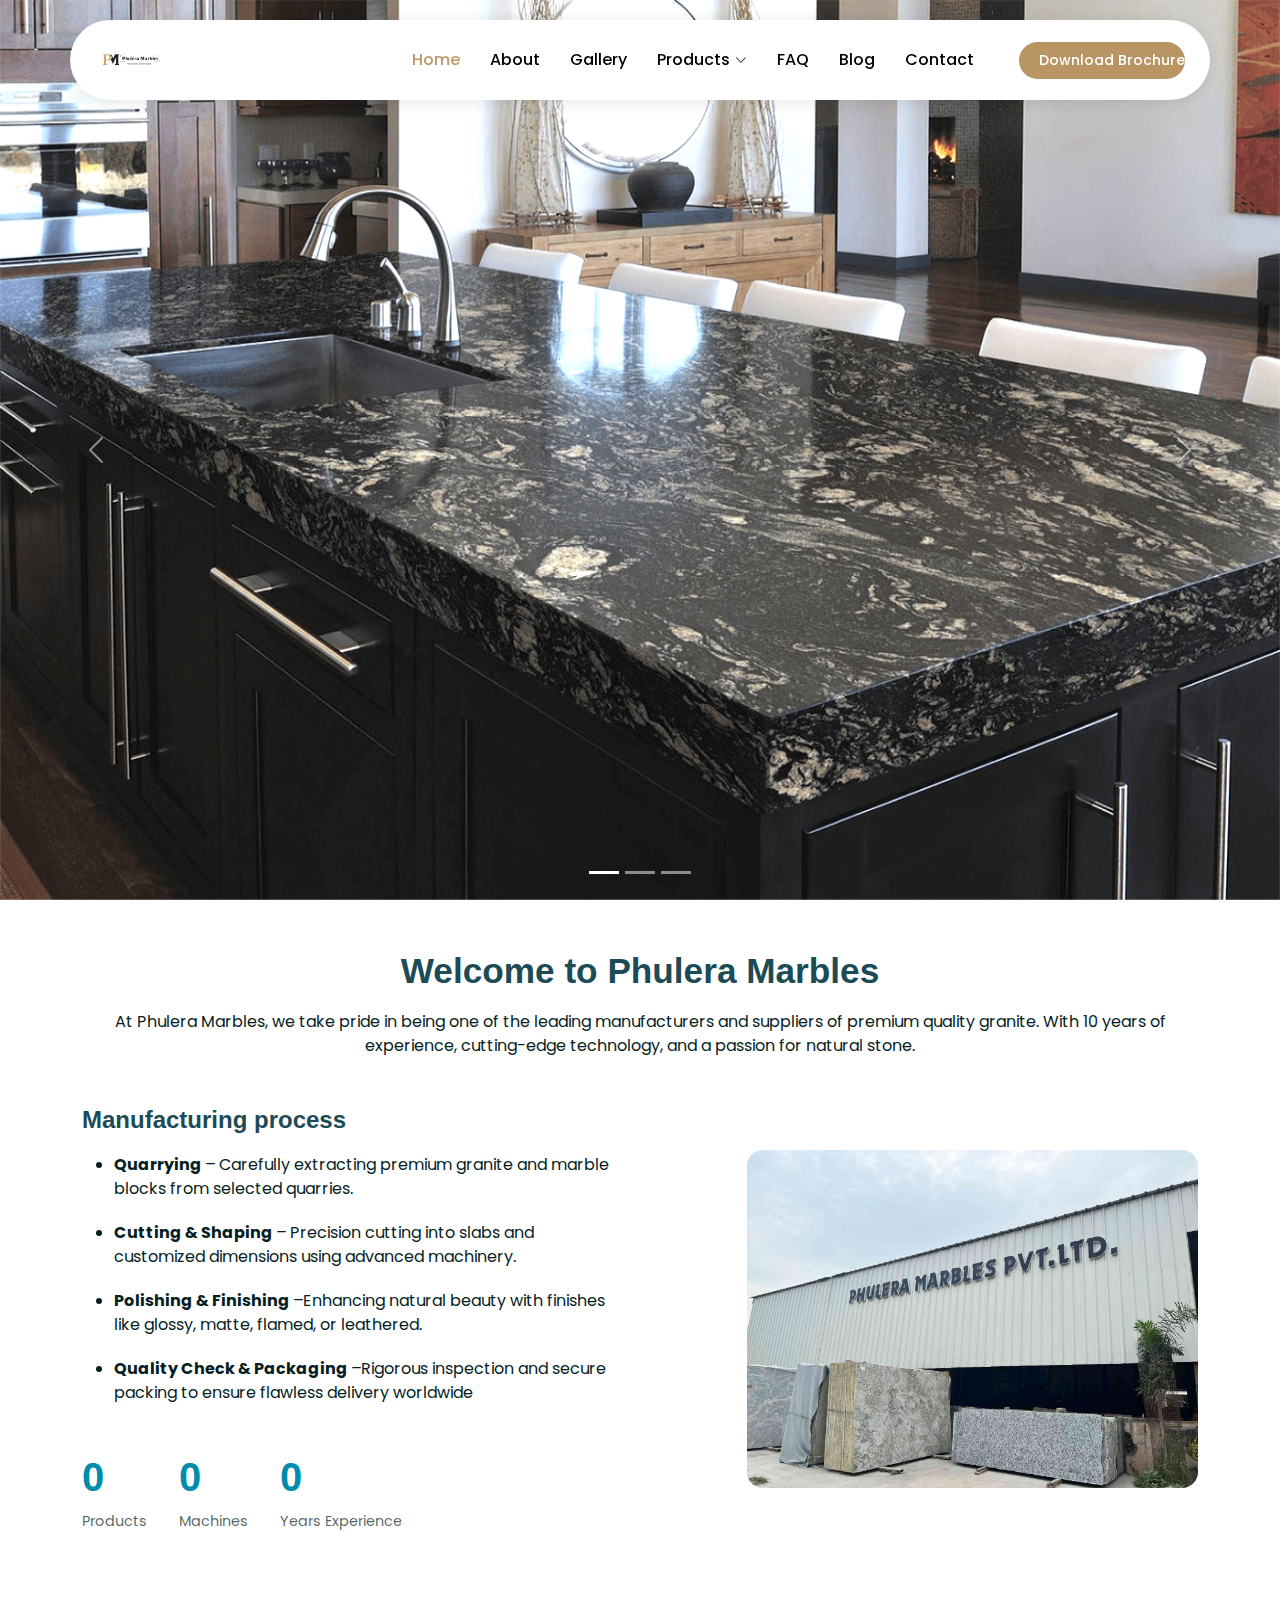
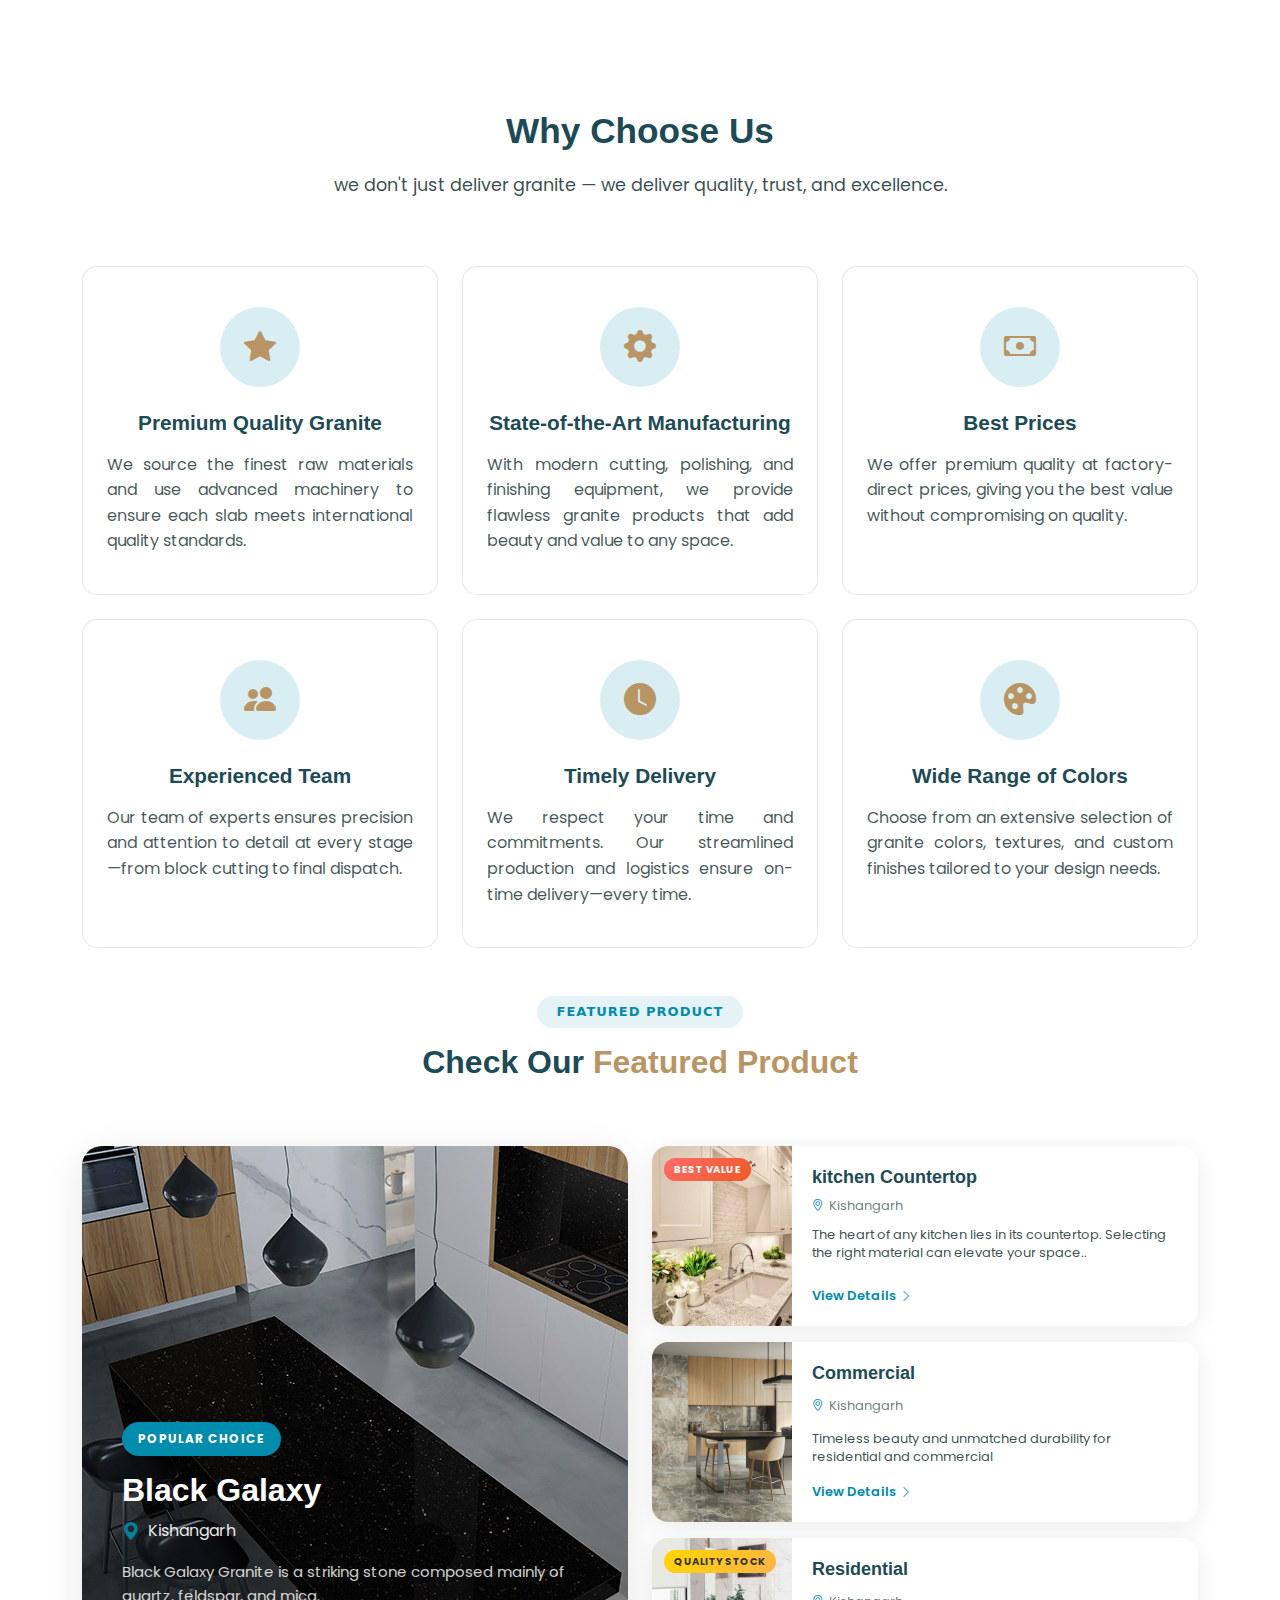
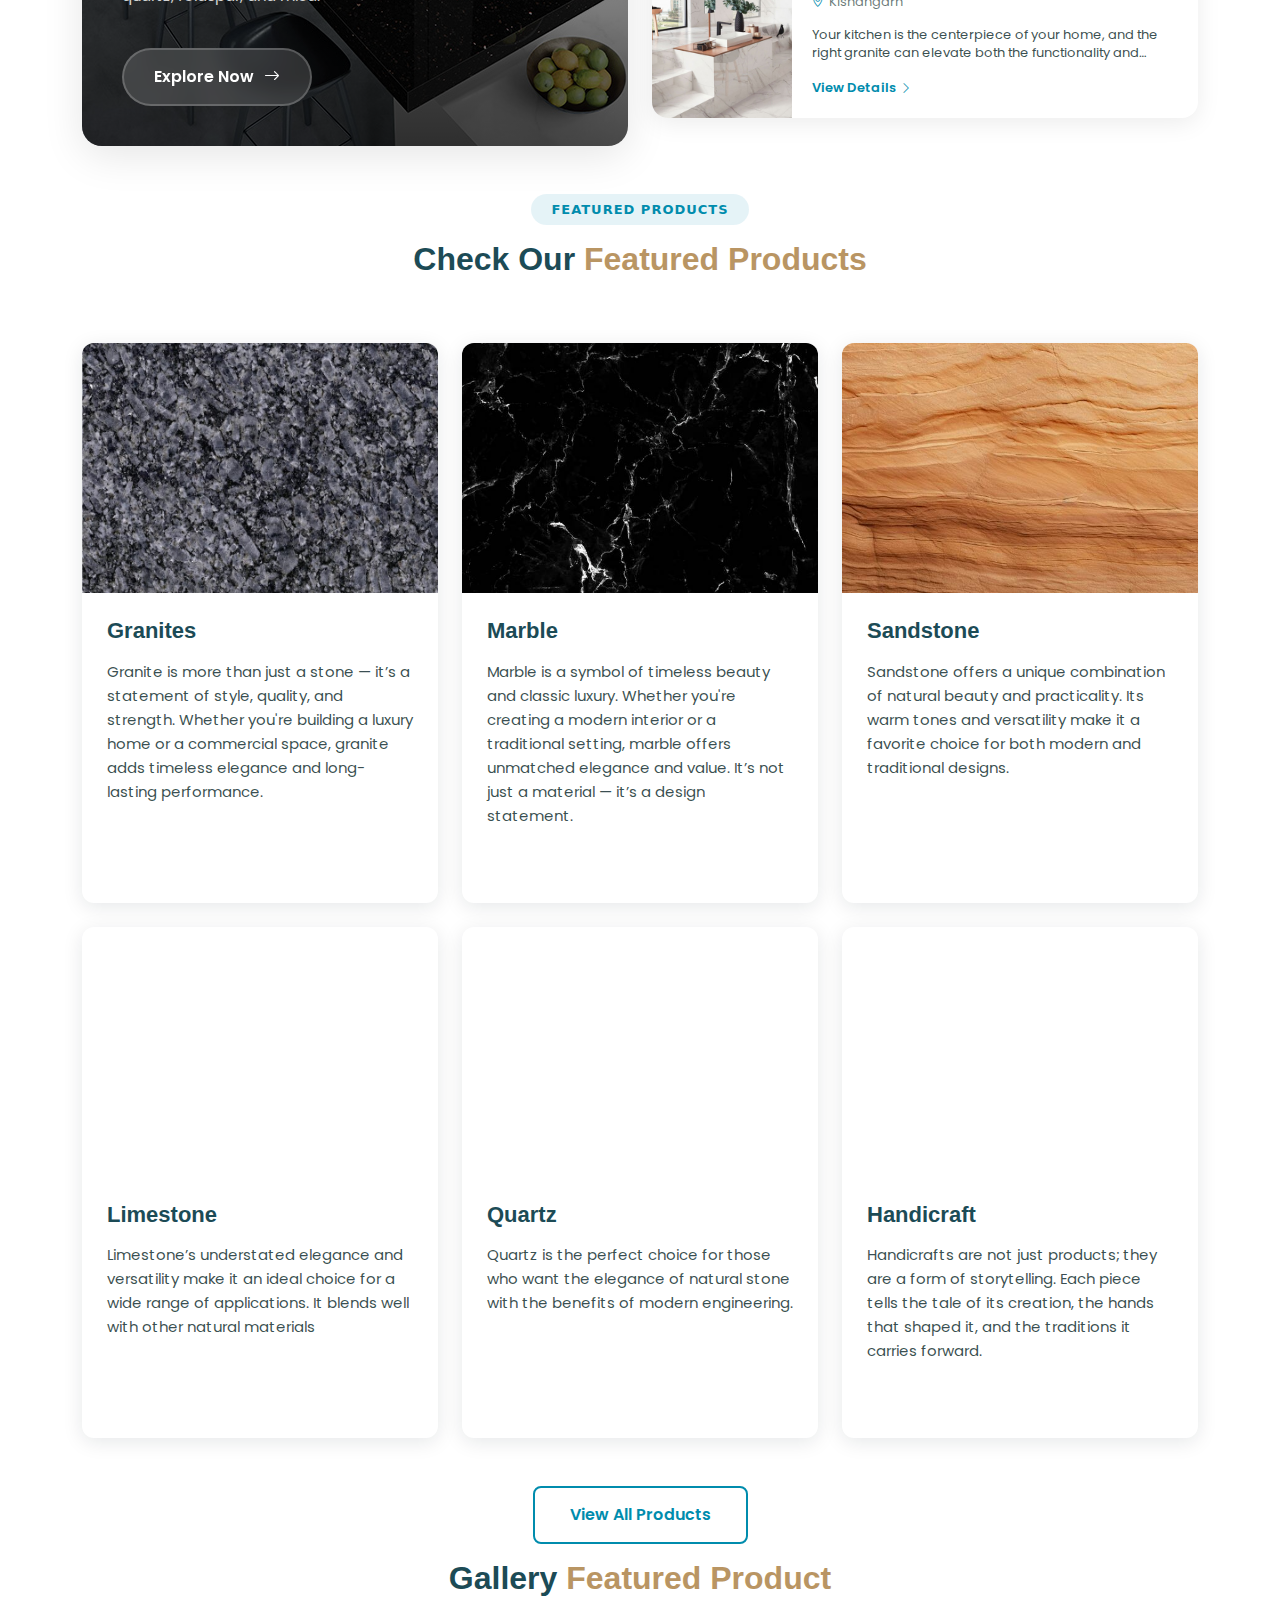
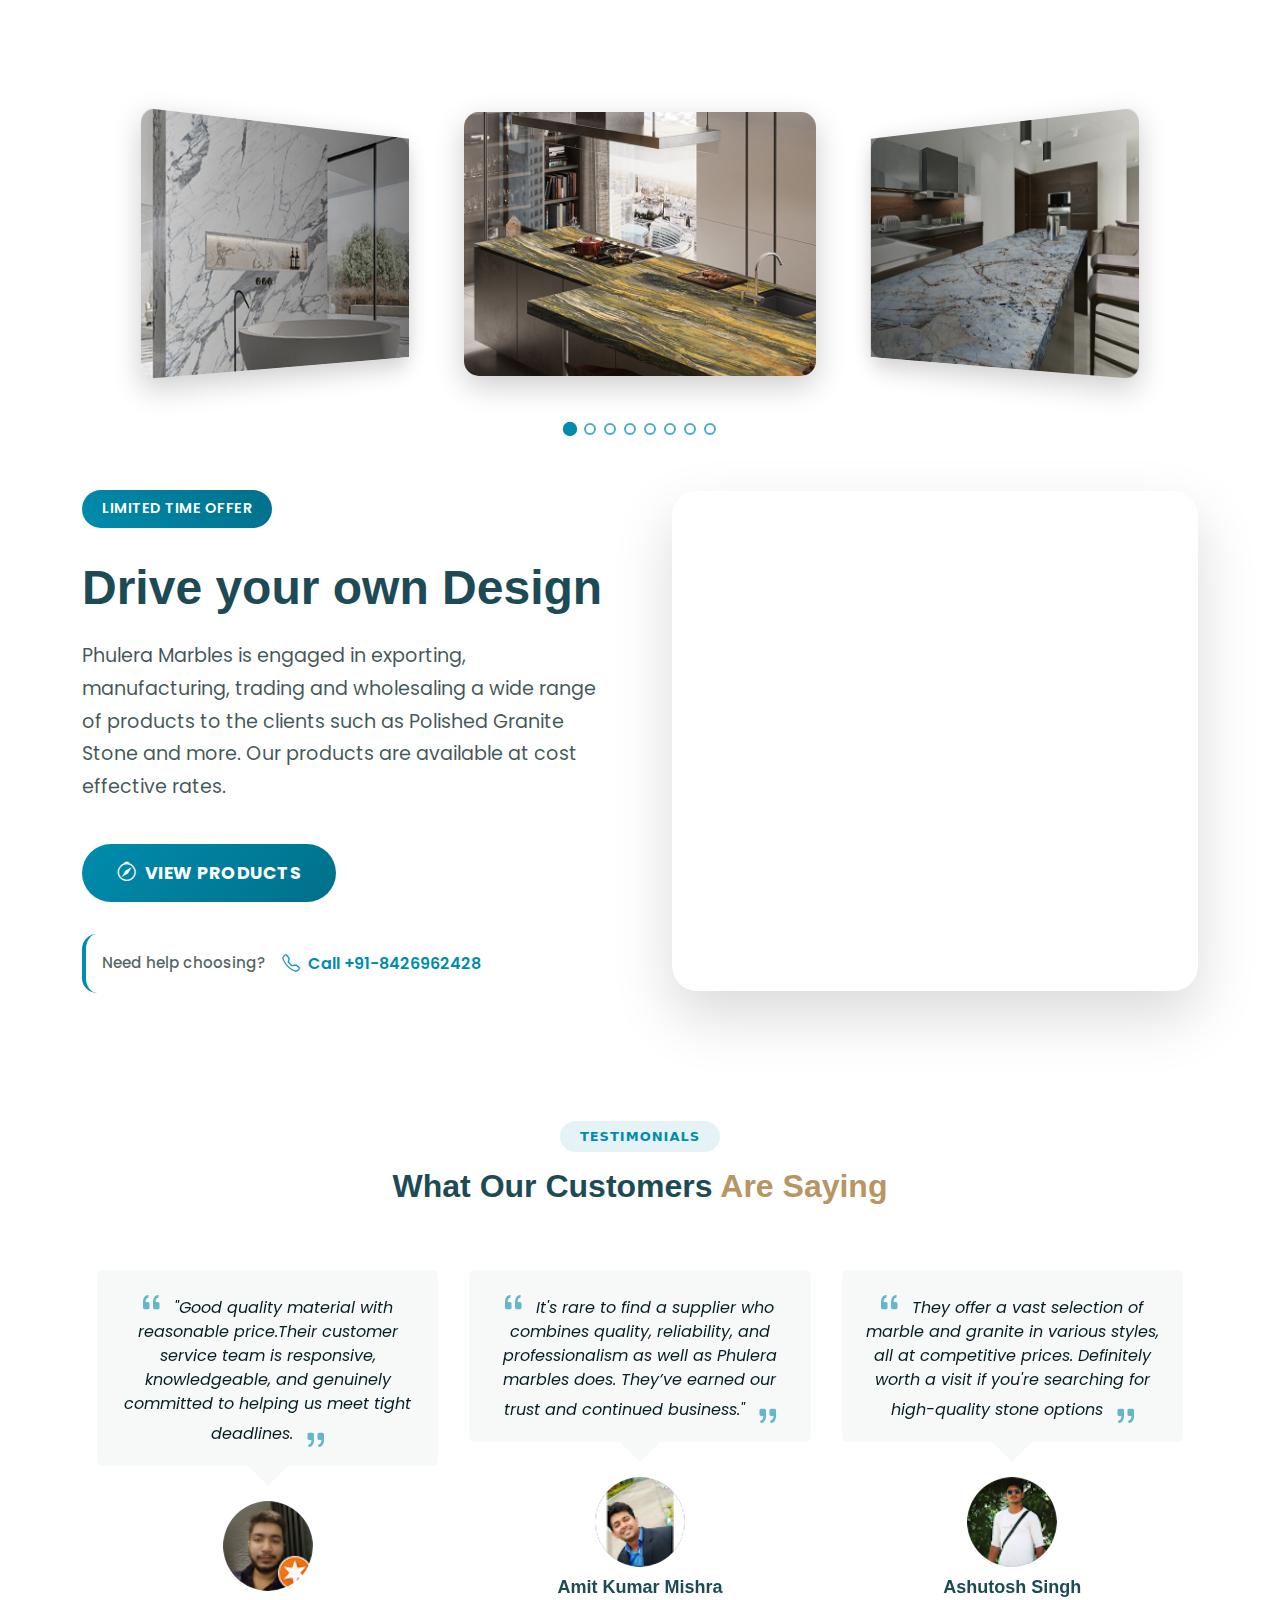
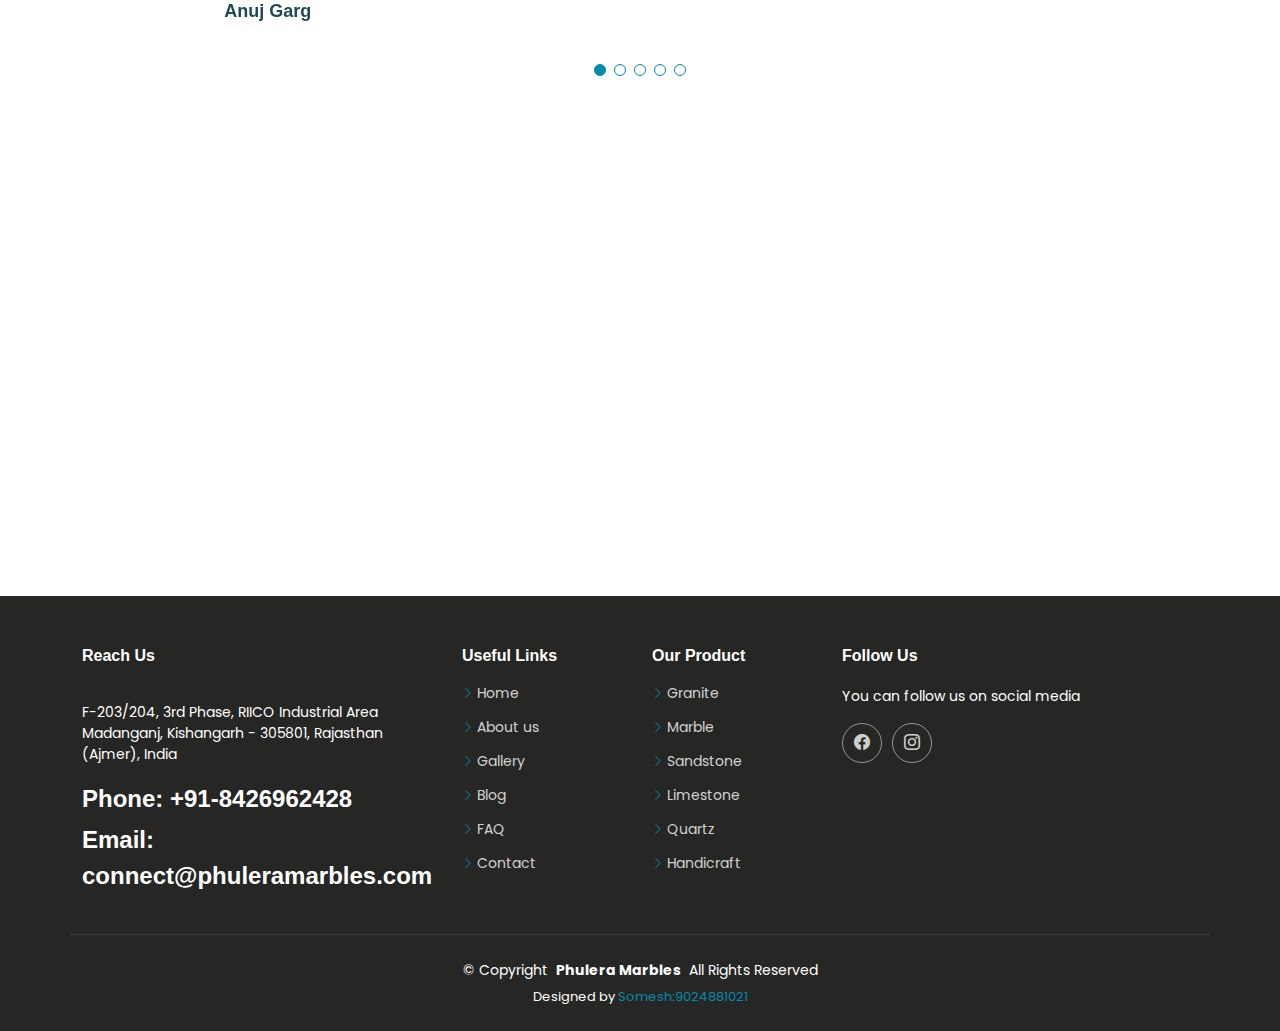
<file: index.html>
<!DOCTYPE html>
<html lang="en">

<head>
  <meta charset="utf-8">
  <meta content="width=device-width, initial-scale=1.0" name="viewport">
  <title>Phulera Marbles - Timeless Stones,Trusted Quality</title>
  <meta name="description" content="">
  <meta name="keywords" content="">

  <link href="assets/img/logo.png" rel="icon">
  <link href="assets/img/logo.png" rel="apple-touch-icon">

  <!-- Fonts -->
<link rel="preconnect" href="https://fonts.googleapis.com">
<link rel="preconnect" href="https://fonts.gstatic.com" crossorigin>
<link href="https://fonts.googleapis.com/css2?family=Poppins:ital,wght@0,100;0,200;0,300;0,400;0,500;0,600;0,700;0,800;0,900;1,100;1,200;1,300;1,400;1,500;1,600;1,700;1,800;1,900&display=swap" rel="stylesheet">

  <!-- Vendor CSS Files -->
  <link href="assets/vendor/bootstrap/css/bootstrap.min.css" rel="stylesheet">
  <link href="assets/vendor/bootstrap-icons/bootstrap-icons.css" rel="stylesheet">
  <!-- <link href="assets/vendor/aos/aos.css" rel="stylesheet"> -->
  <link href="assets/vendor/swiper/swiper-bundle.min.css" rel="stylesheet">
  <link href="assets/vendor/glightbox/css/glightbox.min.css" rel="stylesheet">
  <link href="assets/css/main.css" rel="stylesheet">
</head>

<body class="index-page">
<header id="header" class="header d-flex align-items-center fixed-top">
  <div class="header-container container position-relative d-flex align-items-center justify-content-between">

    <div class="logo">
      <a href="index.html"><img src="./assets/img/newlogo.png" alt="Site Logo"></a>
    </div>
    <nav id="navmenu" class="navmenu">
      <ul>
        <li><a href="index.html" class="active">Home</a></li>
        <li><a href="about.html">About</a></li>
        <li><a href="gallery.html">Gallery</a></li>
         <li class="dropdown"><a href="#"><span>Products</span> <i class="bi bi-chevron-down toggle-dropdown"></i></a>
            <ul>
                <li><a href="granite.html">Granite</a></li>
                <li><a href="exoticgranite.html">Exotic Granite</a></li>

                  <li><a href="marble.html">Marble</a></li>
                  <li><a href="sandstone.html">Sandstone</a></li>
                  <li><a href="#">Limestone</a></li>
                  <li><a href="#">Quartz</a></li>
                  <li><a href="#">Handicraft</a></li>
            </ul>
          </li>
        
         <li><a href="faq.html">FAQ</a></li>
         <li><a href="blog.html">Blog</a></li>
        <li><a href="contact.html">Contact</a></li>
       <li><a class="btn-getstarted" href="destinations.html">Download Brochure</a></li>  
      </ul>
      <i class="mobile-nav-toggle d-xl-none bi bi-list"></i>
    </nav>
  </div>
</header>

  <main class="main">
    <section id="travel-hero" class="travel-hero section dark-background">

     <div class="myslider">
        <div id="carouselExampleCaptions" class="carousel slide" data-bs-ride="carousel">
  <div class="carousel-indicators">
    <button type="button" data-bs-target="#carouselExampleCaptions" data-bs-slide-to="0" class="active" aria-current="true" aria-label="Slide 1"></button>
    <button type="button" data-bs-target="#carouselExampleCaptions" data-bs-slide-to="1" aria-label="Slide 2"></button>
    <button type="button" data-bs-target="#carouselExampleCaptions" data-bs-slide-to="2" aria-label="Slide 3"></button>
  </div>
  <div class="carousel-inner">
    <div class="carousel-item active">
      <div class="sliderimages">
           <img src="./assets/img/slider/slider1.webp" class="d-block w-100" alt="...">
      </div>
     
  
    </div>
    <div class="carousel-item">
       <div class="sliderimages">
      <img src="./assets/img/slider/slider2.jpg" class="d-block w-100" alt="...">
      </div>
   
    </div>
    <div class="carousel-item">
       <div class="sliderimages">
      <img src="./assets/img/slider/slider3.webp" class="d-block w-100" alt="...">
      </div>
      
    </div>
  </div>
  <button class="carousel-control-prev" type="button" data-bs-target="#carouselExampleCaptions" data-bs-slide="prev">
    <span class="carousel-control-prev-icon" aria-hidden="true"></span>
    <span class="visually-hidden">Previous</span>
  </button>
  <button class="carousel-control-next" type="button" data-bs-target="#carouselExampleCaptions" data-bs-slide="next">
    <span class="carousel-control-next-icon" aria-hidden="true"></span>
    <span class="visually-hidden">Next</span>
  </button>
</div>
     </div>

  

    </section><!-- /Travel Hero Section -->

    <!-- Why Us Section -->
    <section id="why-us" class="why-us section">

      <div class="container" data-aos="fade-up" data-aos-delay="100">

        <!-- About Us Content -->
         <div id="aboutusp">
           <h3>Welcome to Phulera Marbles</h3>
              <p>At Phulera Marbles, we take pride in being one of the leading manufacturers and suppliers of premium quality granite. With 10 years of experience, cutting-edge technology, and a passion for natural stone.
               <div class="row align-items-center mb-5 mt-5 justify-content-between">
          <div class="col-lg-6" data-aos="fade-right" data-aos-delay="200">
            <div class="content">
             

                <h4>Manufacturing  process</h4>
                <ul>
                  <li> <strong> Quarrying </strong> – Carefully extracting premium granite and marble blocks from selected quarries.</li>
                  <li> <strong> Cutting & Shaping </strong> – Precision cutting into slabs and customized dimensions using advanced machinery.</li>
                    <li> <strong> Polishing & Finishing </strong> –Enhancing natural beauty with finishes like glossy, matte, flamed, or leathered.</li>
                     <li> <strong>Quality Check & Packaging </strong> –Rigorous inspection and secure packing to ensure flawless delivery worldwide</li>
                </ul>
</p>
              <div class="stats-row">
                <div class="stat-item">
                  <span data-purecounter-start="0" data-purecounter-end="100" data-purecounter-duration="2" class="purecounter">0</span>
                  <div class="stat-label">Products</div>
                </div>
                <div class="stat-item">
                  <span data-purecounter-start="0" data-purecounter-end="10" data-purecounter-duration="2" class="purecounter">0</span>
                  <div class="stat-label">Machines</div>
                </div>
                <div class="stat-item">
                  <span data-purecounter-start="0" data-purecounter-end="10" data-purecounter-duration="2" class="purecounter">0</span>
                  <div class="stat-label"> Years Experience</div>
                </div>
              </div>
            </div>
          </div>
          <div class="col-lg-5" data-aos="fade-left" data-aos-delay="300">
            <div class="about-image">
              <img src="assets/img/slider/homephulera.JPG" alt="Travel Experience" class="img-fluid rounded-4">
            </div>
          </div>
        </div>
         </div>
       <!-- End About Us Content -->

        <!-- Why Choose Us -->
        <div class="why-choose-section">
          <div class="row justify-content-center">
            <div class="col-lg-8 text-center mb-5" data-aos="fade-up" data-aos-delay="100">
              <h3>Why Choose Us</h3>
              <p>we don't just deliver granite — we deliver quality, trust, and excellence. </p>
            </div>
          </div>

          <div class="row g-4">
            <div class="col-lg-4 col-md-6" data-aos="fade-up" data-aos-delay="200">
              <div class="feature-card carddata">
                <div class="feature-icon">
                  <i class="bi bi-star-fill"></i>
                </div>
                <h4>Premium Quality Granite</h4>
                <p>We source the finest raw materials and use advanced machinery to ensure each slab meets international quality standards.</p>
              </div>
            </div>

            <div class="col-lg-4 col-md-6" data-aos="fade-up" data-aos-delay="250">
              <div class="feature-card carddata">
                <div class="feature-icon">
                  <i class="bi bi-gear-fill"></i>
                </div>
                <h4>State-of-the-Art Manufacturing</h4>
                <p>With modern cutting, polishing, and finishing equipment, we provide flawless granite products that add beauty and value to any space.</p>
              </div>
            </div>

            <div class="col-lg-4 col-md-6" data-aos="fade-up" data-aos-delay="300">
              <div class="feature-card carddata">
                <div class="feature-icon">
                  <i class="bi bi-cash"></i>
                </div>
                <h4>Best Prices</h4>
                <p>We offer premium quality at factory-direct prices, giving you the best value without compromising on quality.</p>
              </div>
            </div>

            <div class="col-lg-4 col-md-6" data-aos="fade-up" data-aos-delay="350">
              <div class="feature-card carddata">
                <div class="feature-icon">
                  <i class="bi bi-people-fill"></i>
                </div>
                <h4>Experienced Team</h4>
                <p>Our team of experts ensures precision and attention to detail at every stage—from block cutting to final dispatch.</p>
              </div>
            </div>

            <div class="col-lg-4 col-md-6" data-aos="fade-up" data-aos-delay="400">
              <div class="feature-card carddata">
                <div class="feature-icon">
                  <i class="bi bi-clock-fill"></i>
                </div>
                <h4>Timely Delivery</h4>
                <p>We respect your time and commitments. Our streamlined production and logistics ensure on-time delivery—every time.</p>
              </div>
            </div>

            <div class="col-lg-4 col-md-6" data-aos="fade-up" data-aos-delay="450">
              <div class="feature-card carddata">
                <div class="feature-icon">
                  <i class="bi bi-palette-fill"></i>
                </div>
                <h4>Wide Range of Colors</h4>
                <p>Choose from an extensive selection of granite colors, textures, and custom finishes tailored to your design needs.</p>
              </div>
            </div>
          </div>
        </div>

      </div>
    </section><!-- /Why Us Section -->

    <!-- Featured Destinations Section -->
    <section id="featured-destinations" class="featured-destinations section">
      <!-- Section Title -->
      <div class="container section-title" data-aos="fade-up">
        <h2>Featured Product</h2>
        <div><span>Check Our</span> <span class="description-title">Featured Product</span></div>
      </div><!-- End Section Title -->

      <div class="container" data-aos="fade-up" data-aos-delay="100">

        <div class="row">

          <div class="col-lg-6" data-aos="zoom-in" data-aos-delay="200">
            <div class="featured-destination">
              <div class="destination-overlay">
                <img src="assets/img/travel/blackgranite.jpg" alt="Tropical Paradise" class="img-fluid">
                <div class="destination-info">
                  <span class="destination-tag">Popular Choice</span>
                  <h3>Black Galaxy</h3>
                  <p class="location"><i class="bi bi-geo-alt-fill"></i> Kishangarh</p>
                  <p class="description">Black Galaxy Granite is a striking stone composed mainly of quartz, feldspar, and mica.</p>
                  <div class="destination-meta">
                  </div>
                
                  <a href="gallery.html" class="explore-btn">
                    <span>Explore Now</span>
                    <i class="bi bi-arrow-right"></i>
                  </a>
                </div>
              </div>
            </div>
          </div>
          <div class="col-lg-6">
            <div class="row g-3">

              <div class="col-12" data-aos="fade-left" data-aos-delay="300">
                <div class="compact-destination">
                  <div class="destination-image">
                    <img src="assets/img/travel/kitchencountertop.jpg" alt="Mountain Adventure" class="img-fluid">
                    <div class="badge-offer">Best Value</div>
                  </div>
                  <div class="destination-details">
                    <h4>kitchen Countertop</h4>
                    <p class="location"><i class="bi bi-geo-alt"></i> Kishangarh</p>
                    <p class="brief">The heart of any kitchen lies in its countertop. Selecting the right material can elevate your space..</p>
                    <div class="stats-row">
                    </div>
                    <a href="gallery.html" class="quick-link">View Details <i class="bi bi-chevron-right"></i></a>
                  </div>
                </div>
              </div>

              <div class="col-12" data-aos="fade-left" data-aos-delay="400">
                <div class="compact-destination">
                  <div class="destination-image">
                    <img src="assets/img/travel/Commercial.jpg" alt="Cultural Heritage" class="img-fluid">
                  </div>
                  <div class="destination-details">
                    <h4>Commercial</h4>
                    <p class="location"><i class="bi bi-geo-alt"></i> Kishangarh</p>
                    <p class="brief">Timeless beauty and unmatched durability for residential and commercial</p>
                 
                    <a href="gallery.html" class="quick-link">View Details <i class="bi bi-chevron-right"></i></a>
                  </div>
                </div>
              </div>

              <div class="col-12" data-aos="fade-left" data-aos-delay="500">
                <div class="compact-destination">
                  <div class="destination-image">
                    <img src="assets/img/travel/Residential.jpg" alt="Safari Experience" class="img-fluid">
                    <div class="badge-offer limited">Quality Stock</div>
                  </div>
                  <div class="destination-details">
                    <h4>Residential</h4>
                    <p class="location"><i class="bi bi-geo-alt"></i> Kishangarh</p>
                    <p class="brief">Your kitchen is the centerpiece of your home, and the right granite can elevate both the functionality and beauty of the space</p>
                    <a href="gallery.html" class="quick-link">View Details <i class="bi bi-chevron-right"></i></a>
                  </div>
                </div>
              </div>

            </div>
          </div>
        </div>
      </div>

    </section><!-- /Featured Destinations Section -->

    <!-- Featured Tours Section -->
    <section id="featured-tours" class="featured-tours section">

      <!-- Section Title -->
     

      <div class="container" data-aos="fade-up" data-aos-delay="100">
         <div class="container section-title" data-aos="fade-up">
        <h2>Featured Products</h2>
        <div><span>Check Our</span> <span class="description-title">Featured Products</span></div>
      </div><!-- End Section Title -->

        <div class="row gy-4">
          <div class="col-lg-4 col-md-6" data-aos="fade-up" data-aos-delay="200">
            <div class="tour-card">
              <div class="tour-image">
               <a href="./granite.html"> <img src="assets/img/gallery/crystal_blue.jpg" alt="Serene Beach Retreat" class="img-fluid" loading="lazy"> </a>
              </div>
              <div class="tour-content">
                <h4>Granites</h4>
                <p>Granite is more than just a stone — it’s a statement of style, quality, and strength. Whether you're building a luxury home or a commercial space, granite adds timeless elegance and long-lasting performance. </p>
              </div>
            </div>
          </div>

          <div class="col-lg-4 col-md-6" data-aos="fade-up" data-aos-delay="300">
            <div class="tour-card">
              <div class="tour-image">
               <a href="#"> <img src="assets/img/marble.jpg" alt="Arctic Expedition" class="img-fluid" loading="lazy"></a>
              </div>
              <div class="tour-content">
                <h4>Marble</h4>
                <p>Marble is a symbol of timeless beauty and classic luxury. Whether you're creating a modern interior or a traditional setting, marble offers unmatched elegance and value. It’s not just a material — it’s a design statement. </p>
               
              </div>
            </div>
          </div><!-- End Tour Item -->

          <div class="col-lg-4 col-md-6" data-aos="fade-up" data-aos-delay="400">
            <div class="tour-card">
              <div class="tour-image">
              <a href="#"> <img src="assets/img/sandstone.jpg" alt="Desert Safari" class="img-fluid" loading="lazy"></a> 
              </div>
              <div class="tour-content">
                <h4>Sandstone</h4>
                <p>Sandstone offers a unique combination of natural beauty and practicality. Its warm tones and versatility make it a favorite choice for both modern and traditional designs.</p>
               
              </div>
            </div>
          </div><!-- End Tour Item -->

          <div class="col-lg-4 col-md-6" data-aos="fade-up" data-aos-delay="200">
            <div class="tour-card">
              <div class="tour-image">
              <a href="#">  <img src="assets/img/limestone.webp" alt="Coastal Explorer" class="img-fluid" loading="lazy"></a>
              </div>
              <div class="tour-content">
                <h4>Limestone</h4>
                <p>Limestone’s understated elegance and versatility make it an ideal choice for a wide range of applications. It blends well with other natural materials</p>
              </div>
            </div>
          </div><!-- End Tour Item -->

          <div class="col-lg-4 col-md-6" data-aos="fade-up" data-aos-delay="300">
            <div class="tour-card">
              <div class="tour-image">
              <a href="#">  <img src="assets/img/quartz.jpg" alt="Rainforest Trek" class="img-fluid" loading="lazy"></a>
              </div>
              <div class="tour-content">
                <h4>Quartz</h4>
                <p>Quartz is the perfect choice for those who want the elegance of natural stone with the benefits of modern engineering.</p>
              </div>
            </div>
          </div><!-- End Tour Item -->

          <div class="col-lg-4 col-md-6" data-aos="fade-up" data-aos-delay="400">
            <div class="tour-card">
              <div class="tour-image">
               <a href="#"> <img src="assets/img/handicraft.jpg" alt="Patagonian Peaks" class="img-fluid" loading="lazy"> </a>
             
              </div>
              <div class="tour-content">
                <h4>Handicraft</h4>
                <p>Handicrafts are not just products; they are a form of storytelling. Each piece tells the tale of its creation, the hands that shaped it, and the traditions it carries forward. </p>
              </div>
            </div>
          </div><!-- End Tour Item -->

        </div>

        <div class="text-center mt-5" data-aos="fade-up" data-aos-delay="500">
          <a href="gallery.html" class="btn-view-all">View All Products</a>
        </div>
      </div>
    </section>

    <section id="galleryfeature">
            <div class="container section-title" data-aos="fade-up">
        
        <div><span>Gallery</span> <span class="description-title">Featured Product</span></div>
      </div><!-- End Section Title -->


      <!-- Gallery Slider Section -->
    <section id="gallery-slider" class="gallery-slider section">

      <div class="container" data-aos="fade-up" data-aos-delay="100">

        <div class="gallery-container">
          <div class="swiper init-swiper">
            <script type="application/json" class="swiper-config">
              {
                "loop": true,
                "speed": 800,
                "autoplay": {
                  "delay": 4000
                },
                "effect": "coverflow",
                "grabCursor": true,
                "centeredSlides": true,
                "slidesPerView": "auto",
                "coverflowEffect": {
                  "rotate": 50,
                  "stretch": 0,
                  "depth": 100,
                  "modifier": 1,
                  "slideShadows": true
                },
                "pagination": {
                  "el": ".swiper-pagination",
                  "type": "bullets",
                  "clickable": true
                },
                "navigation": {
                  "nextEl": ".swiper-button-next",
                  "prevEl": ".swiper-button-prev"
                },
                "breakpoints": {
                  "320": {
                    "slidesPerView": 1,
                    "spaceBetween": 10
                  },
                  "768": {
                    "slidesPerView": 2,
                    "spaceBetween": 20
                  },
                  "1024": {
                    "slidesPerView": 3,
                    "spaceBetween": 30
                  }
                }
              }
            </script>
            <div class="swiper-wrapper">
              <div class="swiper-slide">
                <div class="gallery-item">
                  <div class="gallery-img">
                    <a class="glightbox" data-gallery="images-gallery" href="assets/img/gallery/gallery1.jpg">
                      <img src="assets/img/gallery/gallery1.jpg" class="img-fluid" alt="">
                      <div class="gallery-overlay">
                        <i class="bi bi-plus-circle"></i>
                      </div>
                    </a>
                  </div>
                </div>
              </div>
              <div class="swiper-slide">
                <div class="gallery-item">
                  <div class="gallery-img">
                    <a class="glightbox" data-gallery="images-gallery" href="assets/img/gallery/gallery2.jpg">
                      <img src="assets/img/gallery/gallery2.jpg" class="img-fluid" alt="">
                      <div class="gallery-overlay">
                        <i class="bi bi-plus-circle"></i>
                      </div>
                    </a>
                  </div>
                </div>
              </div>
              <div class="swiper-slide">
                <div class="gallery-item">
                  <div class="gallery-img">
                    <a class="glightbox" data-gallery="images-gallery" href="assets/img/gallery/gallery3.jpg">
                      <img src="assets/img/gallery/gallery3.jpg" class="img-fluid" alt="">
                      <div class="gallery-overlay">
                        <i class="bi bi-plus-circle"></i>
                      </div>
                    </a>
                  </div>
                </div>
              </div>
              <div class="swiper-slide">
                <div class="gallery-item">
                  <div class="gallery-img">
                    <a class="glightbox" data-gallery="images-gallery" href="assets/img/gallery/gallery4.jpg">
                      <img src="assets/img/gallery/gallery4.jpg" class="img-fluid" alt="">
                      <div class="gallery-overlay">
                        <i class="bi bi-plus-circle"></i>
                      </div>
                    </a>
                  </div>
                </div>
              </div>
              <div class="swiper-slide">
                <div class="gallery-item">
                  <div class="gallery-img">
                    <a class="glightbox" data-gallery="images-gallery" href="assets/img/gallery/gallery-2.webp">
                      <img src="assets/img/gallery/gallery5.jpg" class="img-fluid" alt="">
                      <div class="gallery-overlay">
                        <i class="bi bi-plus-circle"></i>
                      </div>
                    </a>
                  </div>
                </div>
              </div>
              <div class="swiper-slide">
                <div class="gallery-item">
                  <div class="gallery-img">
                    <a class="glightbox" data-gallery="images-gallery" href="assets/img/gallery/gallery6.jpg">
                      <img src="assets/img/gallery/gallery6.jpg" class="img-fluid" alt="">
                      <div class="gallery-overlay">
                        <i class="bi bi-plus-circle"></i>
                      </div>
                    </a>
                  </div>
                </div>
              </div>
              <div class="swiper-slide">
                <div class="gallery-item">
                  <div class="gallery-img">
                    <a class="glightbox" data-gallery="images-gallery" href="assets/img/gallery/gallery7.jpg">
                      <img src="assets/img/gallery/gallery7.jpg" class="img-fluid" alt="">
                      <div class="gallery-overlay">
                        <i class="bi bi-plus-circle"></i>
                      </div>
                    </a>
                  </div>
                </div>
              </div>
              <div class="swiper-slide">
                <div class="gallery-item">
                  <div class="gallery-img">
                    <a class="glightbox" data-gallery="images-gallery" href="assets/img/gallery/gallery8.jpg">
                      <img src="assets/img/gallery/gallery8.jpg" class="img-fluid" alt="">
                      <div class="gallery-overlay">
                        <i class="bi bi-plus-circle"></i>
                      </div>
                    </a>
                  </div>
                </div>
              </div>
            </div>
            <div class="swiper-pagination"></div>
            <div class="swiper-button-next"></div>
            <div class="swiper-button-prev"></div>
          </div>
        </div>

      </div>

    </section>
    </section>

  <!-- /Gallery Slider Section -->

  

    <!-- Call To Action Section -->
    <section id="call-to-action" class="call-to-action section light-background">

      <div class="container" data-aos="fade-up" data-aos-delay="100">

        <div class="hero-content" data-aos="zoom-in" data-aos-delay="200">
          <div class="content-wrapper">
            <div class="badge-wrapper">
              <span class="promo-badge">Limited Time Offer</span>
            </div>
            <h2>Drive your own Design</h2>
            <p>Phulera Marbles is engaged in exporting, manufacturing, trading and wholesaling a wide range of products to the clients such as Polished Granite Stone and more. Our products are available at cost effective rates.</p>

            <div class="action-section">
              <div class="main-actions">
                <a href="gallery.html" class="btn btn-explore">
                  <i class="bi bi-compass"></i>
                  View Products
                </a>
              </div>

              <div class="quick-contact">
                <span class="contact-label">Need help choosing?</span>
                <a href="tel:+1555123456" class="contact-link">
                  <i class="bi bi-telephone"></i>
                  Call +91-8426962428
                </a>
              </div>
            </div>
          </div>
          <div class="visual-element">
            <img src="assets/img/gallery/drivedesign.webp" alt="Travel Adventure" class="hero-image" loading="lazy">
          </div>
        </div>
      </div>

    </section><!-- /Call To Action Section -->

  </main>
    <!-- Testimonials Home Section -->
    <section id="testimonials-home" class="testimonials-home section">

      <!-- Section Title -->
      <div class="container section-title" data-aos="fade-up">
        <h2>Testimonials</h2>
        <div><span>What Our Customers</span> <span class="description-title">Are Saying</span></div>
      </div><!-- End Section Title -->

      <div class="container" data-aos="fade-up" data-aos-delay="100">

        <div class="swiper init-swiper">
          <script type="application/json" class="swiper-config">
            {
              "loop": true,
              "speed": 600,
              "autoplay": {
                "delay": 5000
              },
              "slidesPerView": "auto",
              "pagination": {
                "el": ".swiper-pagination",
                "type": "bullets",
                "clickable": true
              },
              "breakpoints": {
                "320": {
                  "slidesPerView": 1,
                  "spaceBetween": 40
                },
                "1200": {
                  "slidesPerView": 3,
                  "spaceBetween": 1
                }
              }
            }
          </script>
          <div class="swiper-wrapper">

            <div class="swiper-slide">
              <div class="testimonial-item">
                <p>
                  <i class="bi bi-quote quote-icon-left"></i>
                  <span>"Good quality material  with reasonable price.Their customer service team is responsive, knowledgeable, and genuinely committed to helping us meet tight deadlines.</span>
                  <i class="bi bi-quote quote-icon-right"></i>
                </p>
                <img src="assets/img/person/testimonial.png" class="testimonial-img" alt="">
                <h3>Anuj Garg</h3>
              
              </div>
            </div><!-- End testimonial item -->

            <div class="swiper-slide">
              <div class="testimonial-item">
                <p>
                  <i class="bi bi-quote quote-icon-left"></i>
                  <span> It's rare to find a supplier who combines quality, reliability, and professionalism as well as Phulera marbles does. They’ve earned our trust and continued business."

</span>
                  <i class="bi bi-quote quote-icon-right"></i>
                </p>
                <img src="assets/img/person/testimonial2.png" class="testimonial-img" alt="">
                <h3>Amit Kumar Mishra</h3>
                
              </div>
            </div><!-- End testimonial item -->

            <div class="swiper-slide">
              <div class="testimonial-item">
                <p>
                  <i class="bi bi-quote quote-icon-left"></i>
                  <span>They offer a vast selection of marble and granite in various styles, all at competitive prices. Definitely worth a visit if you're searching for high-quality stone options</span>
                  <i class="bi bi-quote quote-icon-right"></i>
                </p>
                <img src="assets/img/person/testimonial3.png" class="testimonial-img" alt="">
                <h3>Ashutosh Singh</h3>
              </div>
            </div><!-- End testimonial item -->

            <div class="swiper-slide">
              <div class="testimonial-item">
                <p>
                  <i class="bi bi-quote quote-icon-left"></i>
                  <span>The quality of stones are just next level which is been offered at a very competitive prices or sometimes even less than that of market prices</span>
                  <i class="bi bi-quote quote-icon-right"></i>
                </p>
                <img src="assets/img/person/testimonial4.png" class="testimonial-img" alt="">
                <h3>Asutosh Pandey</h3>
              </div>
            </div><!-- End testimonial item -->

            <div class="swiper-slide">
              <div class="testimonial-item">
                <p>
                  <i class="bi bi-quote quote-icon-left"></i>
                  <span>They have such a wide collection of marble and granite varities and rates are also reasonable. Must visit if you are looking for good quality marble or granite.</span>
                  <i class="bi bi-quote quote-icon-right"></i>
                </p>
                <img src="assets/img/person/testimonial5.png" class="testimonial-img" alt="">
                <h3>Rahul Jain</h3>
              </div>
            </div>
          </div>
          <div class="swiper-pagination"></div>
        </div>
      </div>
    </section>

    <section id="mapdata">
          <div class="map-section" data-aos="fade-up" data-aos-delay="200">
       <iframe src="https://www.google.com/maps/embed?pb=!1m18!1m12!1m3!1d3567.34258768127!2d74.8709632!3d26.605463500000003!2m3!1f0!2f0!3f0!3m2!1i1024!2i768!4f13.1!3m3!1m2!1s0x396bf12a2c33e241%3A0x72e7df985a18276e!2sPhulera%20Marbles%20Pvt.%20Ltd.!5e0!3m2!1sen!2sin!4v1754132942919!5m2!1sen!2sin" width="600" height="450" style="border:0;" allowfullscreen="" loading="lazy" referrerpolicy="no-referrer-when-downgrade"></iframe>
      </div>
    </section>

  <footer id="footer" class="footer position-relative dark-background">
    <div class="container footer-top">
      <div class="row gy-4">
        <div class="col-lg-4 col-md-6 footer-about">
          <a href="index.html" class="d-flex align-items-center">
           <h4>Reach Us</h4>
          </a>
          <div class="footer-contact pt-3 footercontent">
            <p>F-203/204, 3rd Phase, RIICO Industrial Area Madanganj, Kishangarh - 305801, Rajasthan (Ajmer), India </p>
            <p></p>
           <a href="tel:+918426962428"> <p class="mt-3"><strong>Phone:</strong> <span>+91-8426962428</span></p></a>
           <a href="mailto:"><p><strong>Email:</strong> <span>connect@phuleramarbles.com</span></p></a> 
          </div>
        </div>

        <div class="col-lg-2 col-md-3 footer-links">
          <h4>Useful Links</h4>
          <ul>
            <li><i class="bi bi-chevron-right"></i> <a href="#">Home</a></li>
            <li><i class="bi bi-chevron-right"></i> <a href="#">About us</a></li>
            <li><i class="bi bi-chevron-right"></i> <a href="#">Gallery</a></li>
            <li><i class="bi bi-chevron-right"></i> <a href="#">Blog</a></li>
            <li><i class="bi bi-chevron-right"></i> <a href="#">FAQ</a></li>
            <li><i class="bi bi-chevron-right"></i> <a href="#">Contact</a></li>
          </ul>
        </div>
        <div class="col-lg-2 col-md-3 footer-links">
          <h4>Our Product</h4>
          <ul>
            <li><i class="bi bi-chevron-right"></i> <a href="granite.html">Granite</a></li>
            <li><i class="bi bi-chevron-right"></i> <a href="#">Marble</a></li>
            <li><i class="bi bi-chevron-right"></i> <a href="#">Sandstone</a></li>
            <li><i class="bi bi-chevron-right"></i> <a href="#">Limestone</a></li>
            <li><i class="bi bi-chevron-right"></i> <a href="#">Quartz</a></li>
            <li><i class="bi bi-chevron-right"></i> <a href="#">Handicraft</a></li>
          </ul>
        </div>
        <div class="col-lg-4 col-md-12">
          <h4>Follow Us</h4>
          <p>You can follow us on social media</p>
          <div class="social-links d-flex">
            <a href=""><i class="bi bi-facebook"></i></a>
            <a href="https://www.instagram.com/phulera_marbles_pvt_ltd/"><i class="bi bi-instagram"></i></a>
          </div>
        </div>

      </div>
    </div>

    <div class="container copyright text-center mt-4">
    <p>© <span>Copyright</span> <strong class="px-1 sitename">Phulera Marbles</strong> <span>All Rights Reserved</span></p>
     <div class="credits">
        Designed by <a href="tel:9024881021">Somesh:9024881021</a>
      </div>
    </div>

  </footer>

  <!-- Scroll Top -->
  <a href="#" id="scroll-top" class="scroll-top d-flex align-items-center justify-content-center"><i class="bi bi-arrow-up-short"></i></a>

  <!-- Vendor JS Files -->
  <script src="assets/vendor/bootstrap/js/bootstrap.bundle.min.js"></script>
  <script src="assets/vendor/php-email-form/validate.js"></script>
  <!-- <script src="assets/vendor/aos/aos.js"></script> -->
  <script src="assets/vendor/purecounter/purecounter_vanilla.js"></script>
  <script src="assets/vendor/swiper/swiper-bundle.min.js"></script>
  <script src="assets/vendor/isotope-layout/isotope.pkgd.min.js"></script>
  <script src="assets/vendor/imagesloaded/imagesloaded.pkgd.min.js"></script>
  <script src="assets/vendor/glightbox/js/glightbox.min.js"></script>

  <!-- Main JS File -->
  <script src="assets/js/main.js"></script>

</body>

</html>
</file>
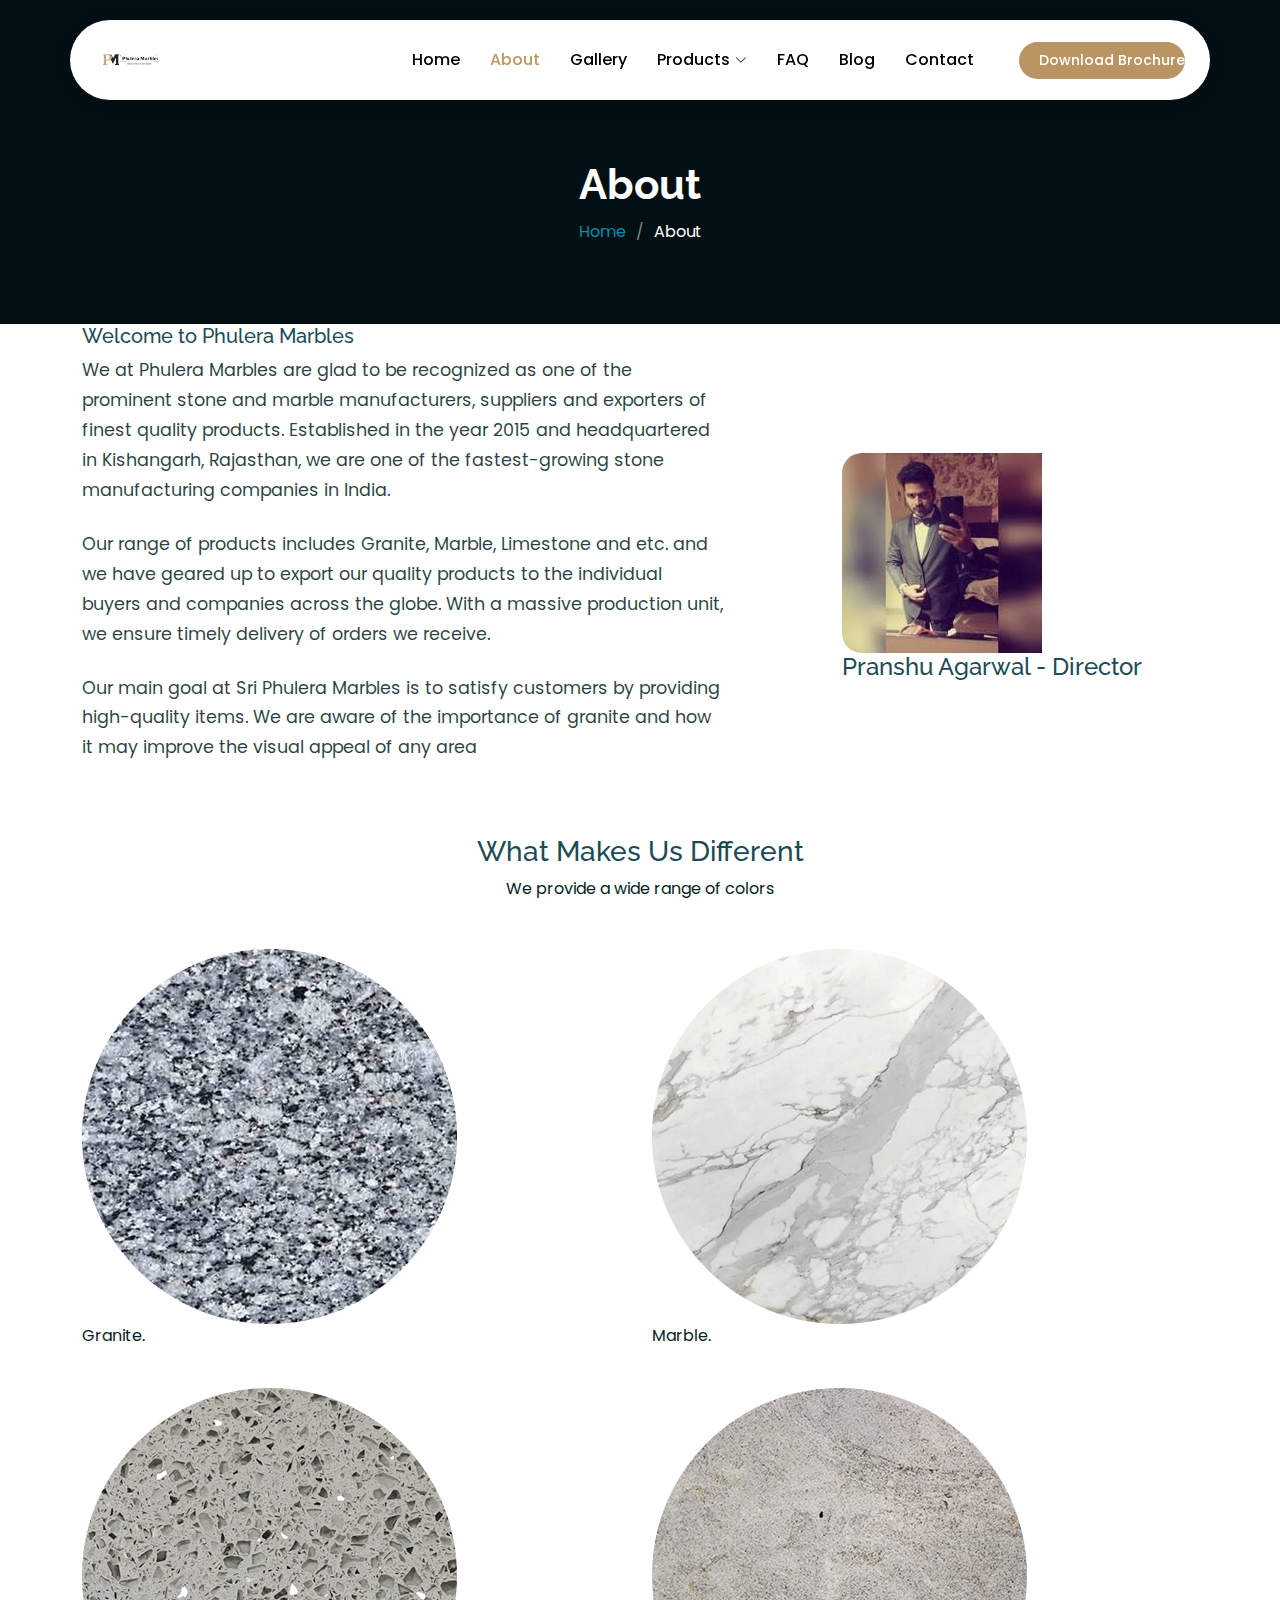
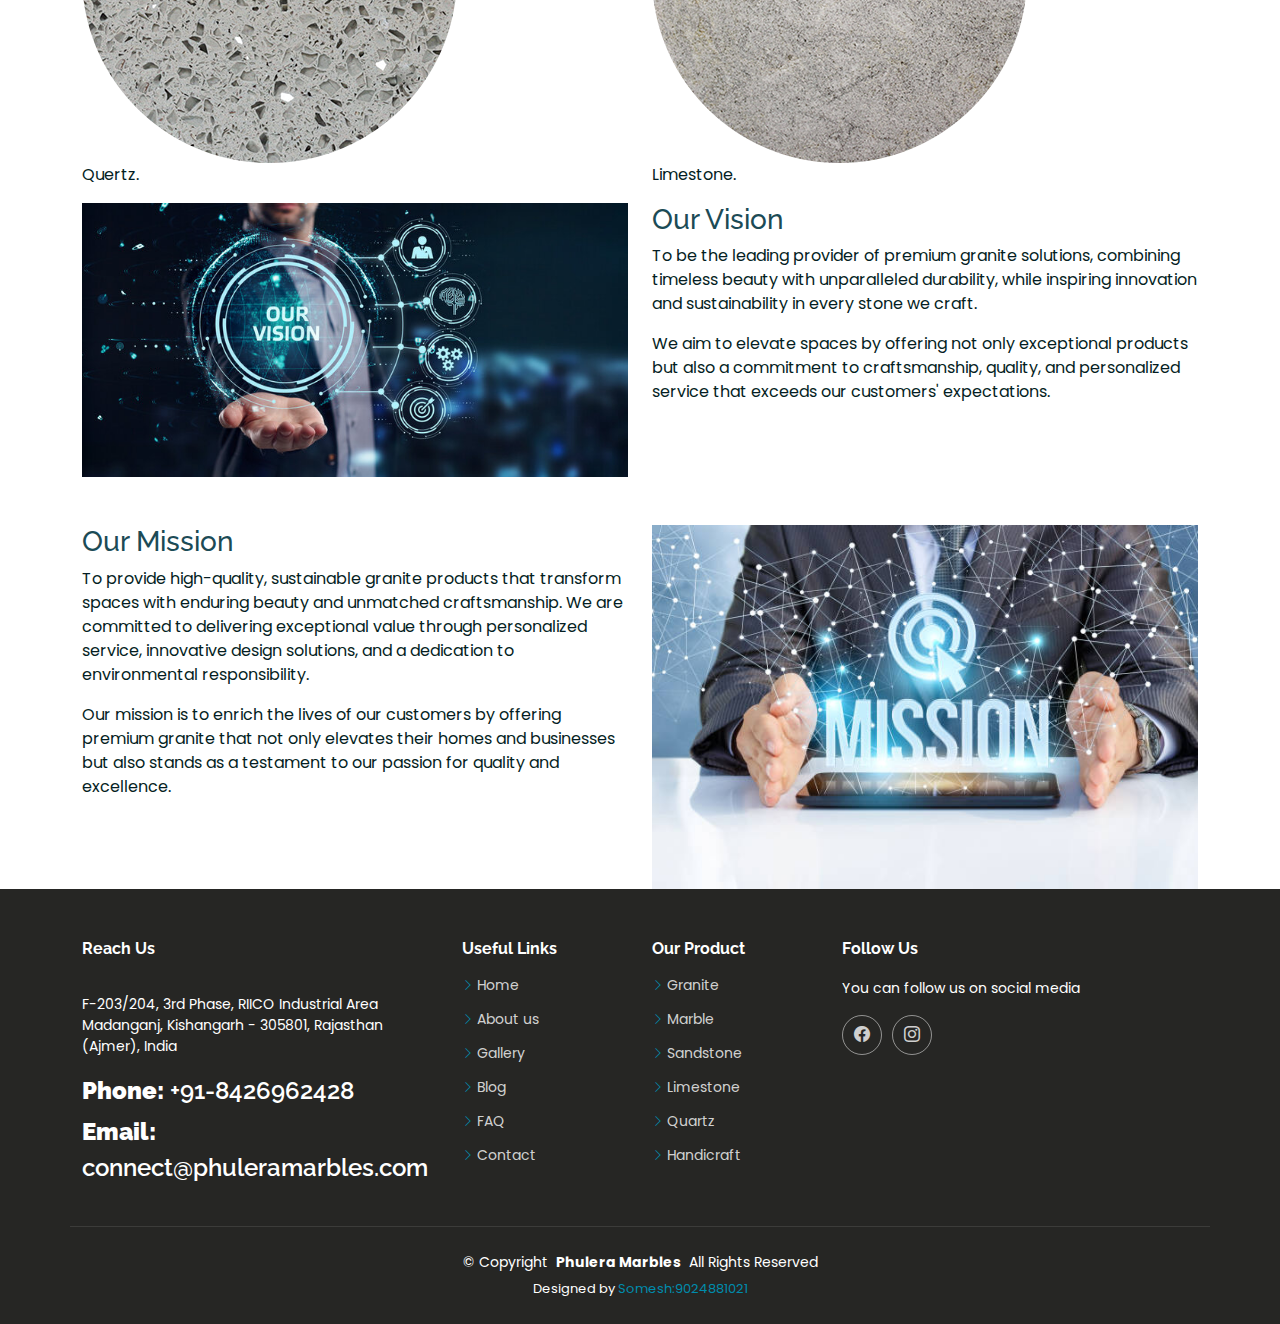
<file: about.html>
<!DOCTYPE html>
<html lang="en">

<head>
  <meta charset="utf-8">
  <meta content="width=device-width, initial-scale=1.0" name="viewport">
  <title>About - Timeless Stones,Trusted Quality</title>
  <meta name="description" content="">
  <meta name="keywords" content="">

  <!-- Favicons -->
  <link href="assets/img/logo.png" rel="icon">
  <link href="assets/img/logo.png" rel="apple-touch-icon">

  <!-- Fonts -->
  <link href="https://fonts.googleapis.com" rel="preconnect">
  <link href="https://fonts.gstatic.com" rel="preconnect" crossorigin>
  <link href="https://fonts.googleapis.com/css2?family=Roboto:ital,wght@0,100;0,300;0,400;0,500;0,700;0,900;1,100;1,300;1,400;1,500;1,700;1,900&family=Poppins:ital,wght@0,100;0,200;0,300;0,400;0,500;0,600;0,700;0,800;0,900;1,100;1,200;1,300;1,400;1,500;1,600;1,700;1,800;1,900&family=Raleway:ital,wght@0,100;0,200;0,300;0,400;0,500;0,600;0,700;0,800;0,900;1,100;1,200;1,300;1,400;1,500;1,600;1,700;1,800;1,900&display=swap" rel="stylesheet">

  <!-- Vendor CSS Files -->
  <link href="assets/vendor/bootstrap/css/bootstrap.min.css" rel="stylesheet">
  <link href="assets/vendor/bootstrap-icons/bootstrap-icons.css" rel="stylesheet">
  <!-- <link href="assets/vendor/aos/aos.css" rel="stylesheet"> -->
  <link href="assets/vendor/swiper/swiper-bundle.min.css" rel="stylesheet">
  <link href="assets/vendor/glightbox/css/glightbox.min.css" rel="stylesheet">

  <!-- Main CSS File -->
  <link href="assets/css/main.css" rel="stylesheet">
  <link rel="stylesheet" href="./assets/css/media.css">

</head>

<body class="about-page">

<header id="header" class="header d-flex align-items-center fixed-top">
  <div class="header-container container position-relative d-flex align-items-center justify-content-between">

    <div class="logo">
      <a href="index.html"><img src="./assets/img/newlogo.png" alt="Site Logo"></a>
    </div>
    <nav id="navmenu" class="navmenu">
      <ul>
        <li><a href="index.html" >Home</a></li>
        <li><a href="about.html" class="active">About</a></li>
        <li><a href="gallery.html">Gallery</a></li>
         <li class="dropdown"><a href="#"><span>Products</span> <i class="bi bi-chevron-down toggle-dropdown"></i></a>
            <ul>
                
                <li><a href="granite.html">Granite</a></li>
                <li><a href="exoticgranite.html">Exotic Granite</a></li>
                  <li><a href="marble.html">Marble</a></li>
                  <li><a href="sandstone.html">Sandstone</a></li>
                  <li><a href="#">Limestone</a></li>
                  <li><a href="#">Quartz</a></li>
                  <li><a href="#">Handicraft</a></li>
            </ul>
          </li>
        
         <li><a href="faq.html">FAQ</a></li>
         <li><a href="blog.html">Blog</a></li>
        <li><a href="contact.html">Contact</a></li>
       <li><a class="btn-getstarted" href="destinations.html">Download Brochure</a></li>  
      </ul>
      <i class="mobile-nav-toggle d-xl-none bi bi-list"></i>
    </nav>
  </div>
</header>


  <main class="main">

    <!-- Page Title -->
    <div class="page-title dark-background" data-aos="fade" style= "background-image: url('https://sati.co.in/wp-content/uploads/2022/11/11-e1668051633286.jpg');">
      <div class="container position-relative">
        <h1>About</h1>
        <nav class="breadcrumbs">
          <ol>
            <li><a href="index.html">Home</a></li>
            <li class="current">About</li>
          </ol>
        </nav>
      </div>
    </div><!-- End Page Title -->

    <!-- Travel About Section -->
    <section id="about" class="travel-about section">

      <div class="container">
          <div class="about_head">
                <h5>Welcome to Phulera Marbles</h5>
            </div>

        <div class="row align-items-center mb-5 justify-content-between">
       

          <div class="col-lg-7 order-2 order-lg-1">
            <div class="story-content">  
              <p>We at Phulera Marbles are glad to be recognized as one of the prominent stone and marble manufacturers, suppliers and exporters of finest quality products. Established in the year 2015 and headquartered in Kishangarh, Rajasthan, we are one of the fastest-growing stone manufacturing companies in India.</p>
              <p>Our range of products includes Granite, Marble, Limestone and etc. and we have geared up to export our quality products to the individual buyers and companies across the globe. With a massive production unit, we ensure timely delivery of orders we receive.</p>

              <p>Our main goal at Sri Phulera Marbles is to satisfy customers by providing high-quality items. We are aware of the importance of granite and how it may improve the visual appeal of any area</p>

            </div>
          </div>
             <div class="col-lg-4 order-1 order-lg-2">
            <div class="hero-image">
              <img src="assets/img/about/aboutowner.jpg" class="img-fluid" alt="Travel Adventure">
            </div>
            <div class="directorname">
                <h4>Pranshu Agarwal - Director</h4>
            </div>
          </div>
        </div>
        </section>
        <div class="container">
               <div class="row">
          <div class="col-lg-12">
            <div class="features-grid">
              <div class="section-header text-center mb-5">
                <h3>What Makes Us Different</h3>
                <p>We provide a wide range of colors</p>
              </div>

              <div class="row g-4">
                <div class="col-lg-6 col-md-6">
                  <div class="feature-card">
                    <div class="feature-front">
                      
                      <div class="aboutgranite">
                          <img src="./assets/img/about/granite.png" alt="" class="img-fluid">
                      </div>
                   
                    </div>
                    <div class="feature-back">
                      <p>Granite.</p>
                    </div>
                  </div>
                </div>
    <div class="col-lg-6 col-md-6">
                  <div class="feature-card">
                    <div class="feature-front">
                      
                      <div class="aboutgranite">
                          <img src="./assets/img/about/marble.png" alt="" class="img-fluid">
                      </div>
                   
                    </div>
                    <div class="feature-back">
                      <p>Marble.</p>
                    </div>
                  </div>
                </div>
                <div class="col-lg-6 col-md-6">
                  <div class="feature-card">
                    <div class="feature-front">
                      
                      <div class="aboutgranite">
                          <img src="./assets/img/about/quartz.png" alt="" class="img-fluid">
                      </div>
                   
                    </div>
                    <div class="feature-back">
                      <p>Quertz.</p>
                    </div>
                  </div>
                </div>
                   <div class="col-lg-6 col-md-6">
                  <div class="feature-card">
                    <div class="feature-front">
                      
                      <div class="aboutgranite">
                          <img src="./assets/img/about/limestone.png" alt="" class="img-fluid">
                      </div>
                   
                    </div>
                    <div class="feature-back">
                      <p>Limestone.</p>
                    </div>
                  </div>
                </div>


              </div>
            </div>
          </div>
        </div>
        </div>
       

     
          <div id="ourmission">
              <div class="container">
                <div class="row">
                                      <div class="col-lg-6 col-md-6 col-sm-12">
                          <div class="ourvisionimage">
                              <img src="./assets/img/about/ourvison.jpg" alt="" class="img-fluid">
                          </div>
                  </div>
                  <div class="col-lg-6 col-md-6 col-sm-12">
                          <div class="ourvisioncontent">
                      <h3>Our Vision</h3>
                      <p>To be the leading provider of premium granite solutions, combining timeless beauty with unparalleled durability, while inspiring innovation and sustainability in every stone we craft.</p>
                      <p>We aim to elevate spaces by offering not only exceptional products but also a commitment to craftsmanship, quality, and personalized service that exceeds our customers' expectations.</p>
                  </div>
                  </div>
                </div>
                   <div class="row mt-5">
                                
                  <div class="col-lg-6 col-md-6 col-sm-12">
                          <div class="ourvisioncontent">
                      <h3>Our Mission</h3>
                      <p>To provide high-quality, sustainable granite products that transform spaces with enduring beauty and unmatched craftsmanship. We are committed to delivering exceptional value through personalized service, innovative design solutions, and a dedication to environmental responsibility.</p>
                      <p>Our mission is to enrich the lives of our customers by offering premium granite that not only elevates their homes and businesses but also stands as a testament to our passion for quality and excellence.</p>
                  </div>
                  </div>
                        <div class="col-lg-6 col-md-6 col-sm-12">
                          <div class="ourvisionimage">
                              <img src="./assets/img/about/mission.jpg" alt="" class="img-fluid">
                          </div>
                  </div>
                </div>

              
              </div>
          </div>

      </div>

    

  </main>


  <footer id="footer" class="footer position-relative dark-background">
    <div class="container footer-top">
      <div class="row gy-4">
        <div class="col-lg-4 col-md-6 footer-about">
          <a href="index.html" class="d-flex align-items-center">
           <h4>Reach Us</h4>
          </a>
          <div class="footer-contact pt-3 footercontent">
            <p>F-203/204, 3rd Phase, RIICO Industrial Area Madanganj, Kishangarh - 305801, Rajasthan (Ajmer), India </p>
            <p></p>
           <a href="tel:+918426962428"> <p class="mt-3"><strong>Phone:</strong> <span>+91-8426962428</span></p></a>
           <a href="mailto:"><p><strong>Email:</strong> <span>connect@phuleramarbles.com</span></p></a> 
          </div>
        </div>

        <div class="col-lg-2 col-md-3 footer-links">
          <h4>Useful Links</h4>
          <ul>
            <li><i class="bi bi-chevron-right"></i> <a href="#">Home</a></li>
            <li><i class="bi bi-chevron-right"></i> <a href="#">About us</a></li>
            <li><i class="bi bi-chevron-right"></i> <a href="#">Gallery</a></li>
            <li><i class="bi bi-chevron-right"></i> <a href="#">Blog</a></li>
            <li><i class="bi bi-chevron-right"></i> <a href="#">FAQ</a></li>
            <li><i class="bi bi-chevron-right"></i> <a href="#">Contact</a></li>
          </ul>
        </div>

        <div class="col-lg-2 col-md-3 footer-links">
          <h4>Our Product</h4>
          <ul>
            <li><i class="bi bi-chevron-right"></i> <a href="granite.html">Granite</a></li>
            <li><i class="bi bi-chevron-right"></i> <a href="#">Marble</a></li>
            <li><i class="bi bi-chevron-right"></i> <a href="#">Sandstone</a></li>
            <li><i class="bi bi-chevron-right"></i> <a href="#">Limestone</a></li>
            <li><i class="bi bi-chevron-right"></i> <a href="#">Quartz</a></li>
            <li><i class="bi bi-chevron-right"></i> <a href="#">Handicraft</a></li>
          </ul>
        </div>
        <div class="col-lg-4 col-md-12">
          <h4>Follow Us</h4>
          <p>You can follow us on social media</p>
          <div class="social-links d-flex">
            <a href=""><i class="bi bi-facebook"></i></a>
            <a href="https://www.instagram.com/phulera_marbles_pvt_ltd/"><i class="bi bi-instagram"></i></a>
          </div>
        </div>

      </div>
    </div>

    <div class="container copyright text-center mt-4">
    <p>© <span>Copyright</span> <strong class="px-1 sitename">Phulera Marbles</strong> <span>All Rights Reserved</span></p>
     <div class="credits">
        Designed by <a href="tel:9024881021">Somesh:9024881021</a>
      </div>
    </div>

  </footer>

  <!-- Scroll Top -->
  <a href="#" id="scroll-top" class="scroll-top d-flex align-items-center justify-content-center"><i class="bi bi-arrow-up-short"></i></a>


  <!-- Vendor JS Files -->
  <script src="assets/vendor/bootstrap/js/bootstrap.bundle.min.js"></script>
  <script src="assets/vendor/php-email-form/validate.js"></script>
  <script src="assets/vendor/purecounter/purecounter_vanilla.js"></script>
  <script src="assets/vendor/swiper/swiper-bundle.min.js"></script>
  <script src="assets/vendor/isotope-layout/isotope.pkgd.min.js"></script>
  <script src="assets/vendor/imagesloaded/imagesloaded.pkgd.min.js"></script>
  <script src="assets/vendor/glightbox/js/glightbox.min.js"></script>

  <!-- Main JS File -->
  <script src="assets/js/main.js"></script>

</body>

</html>
</file>
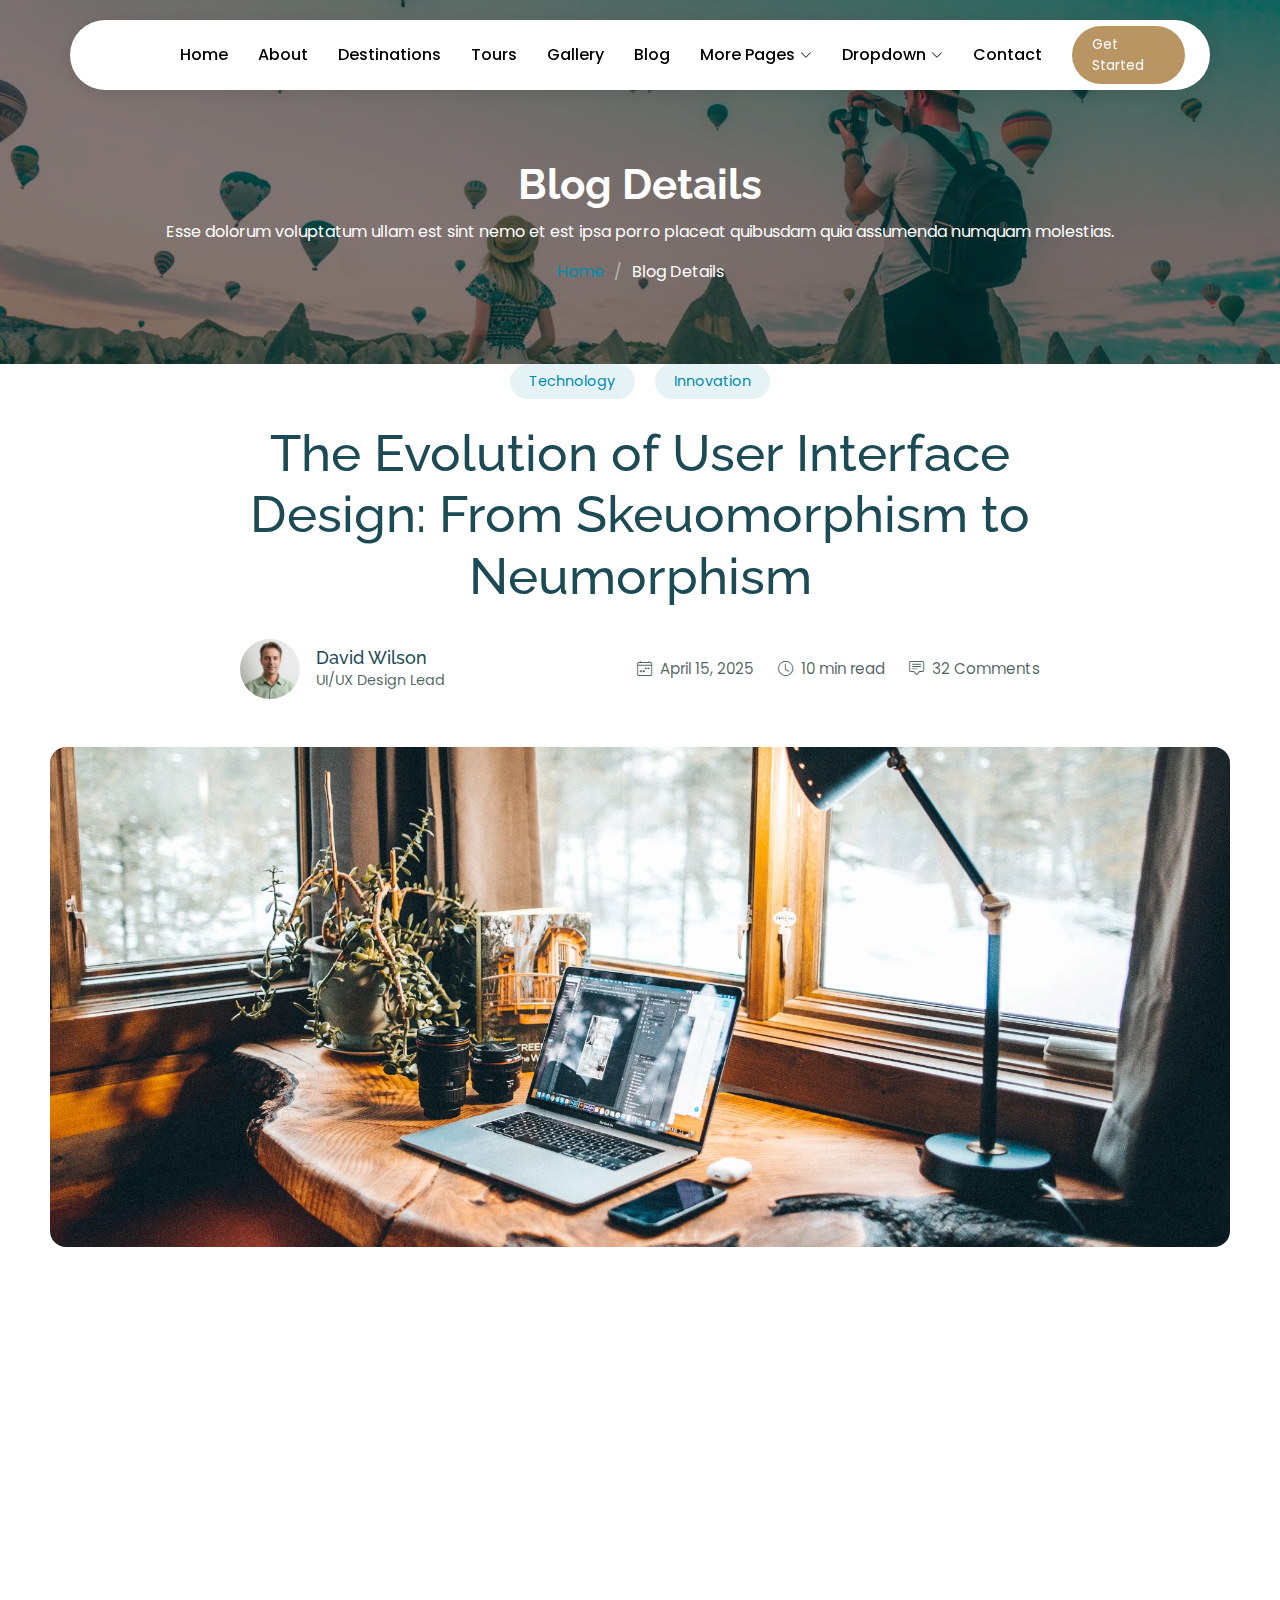
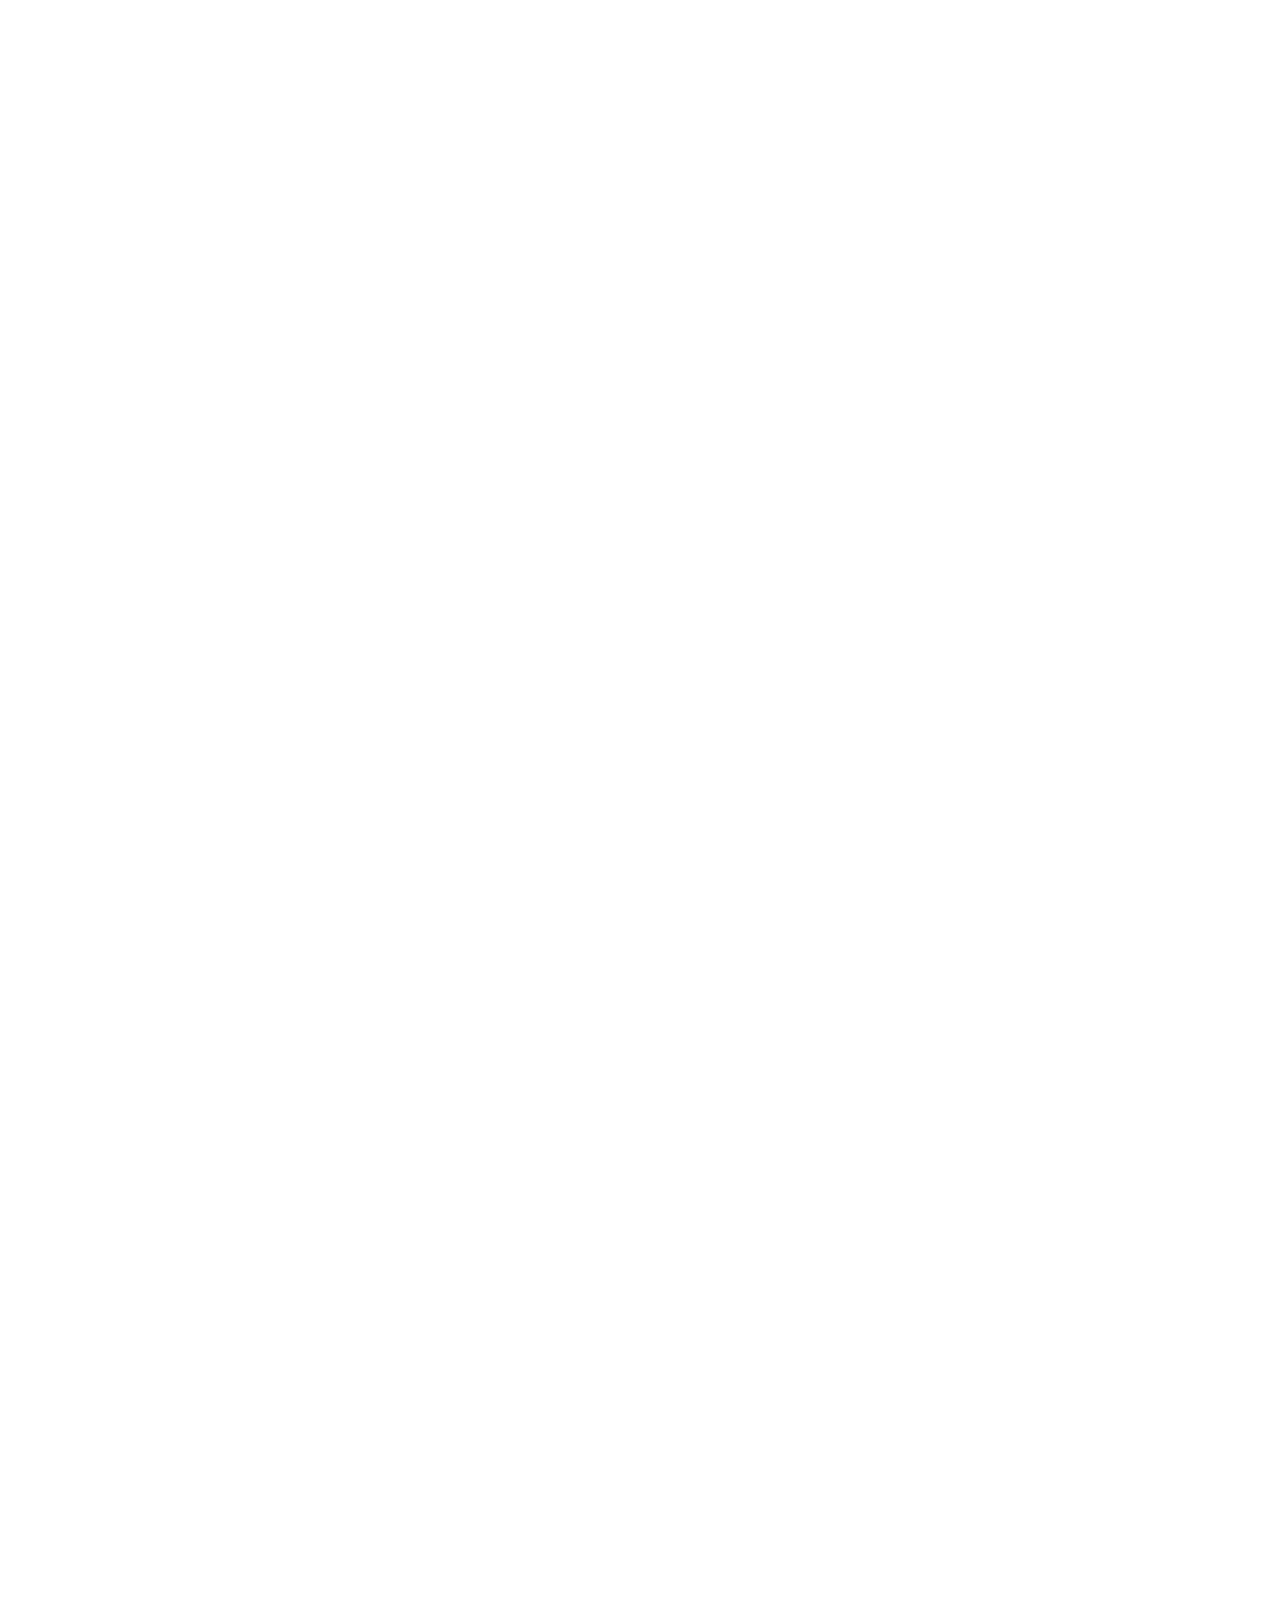
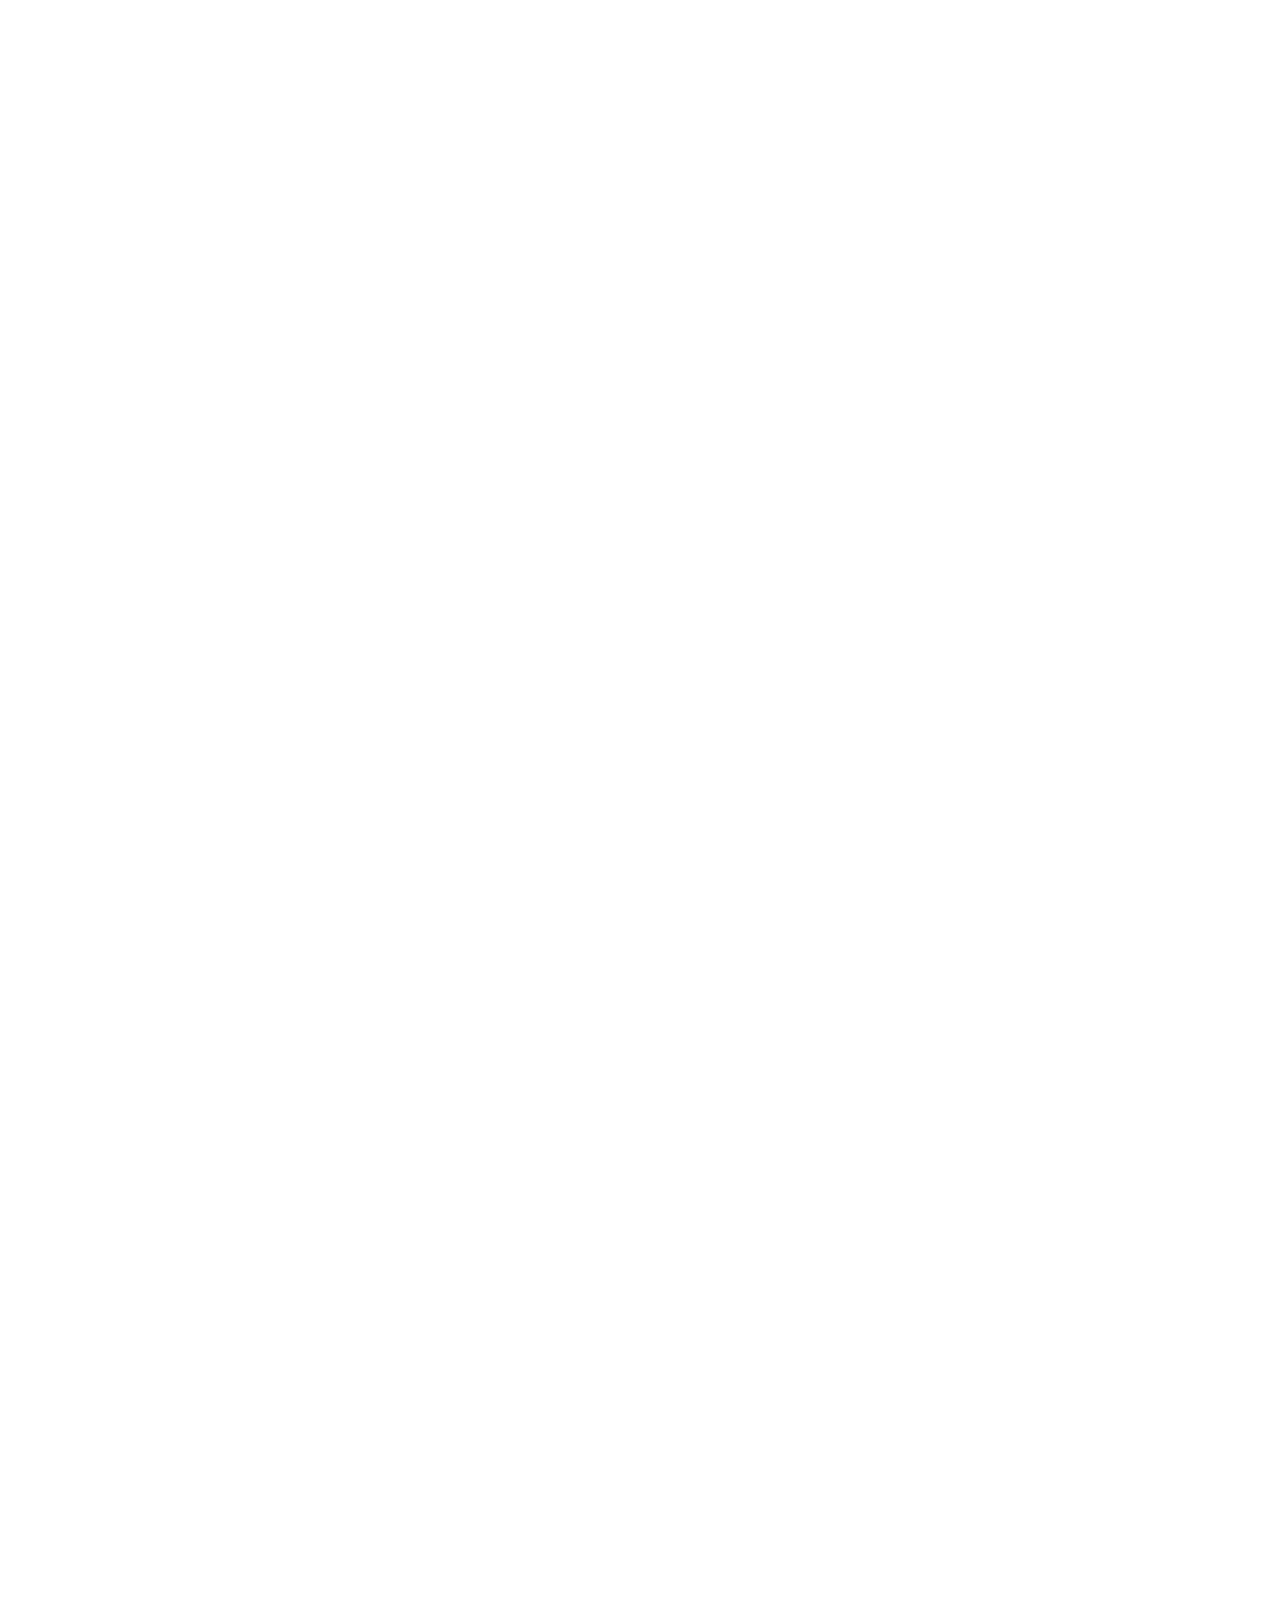
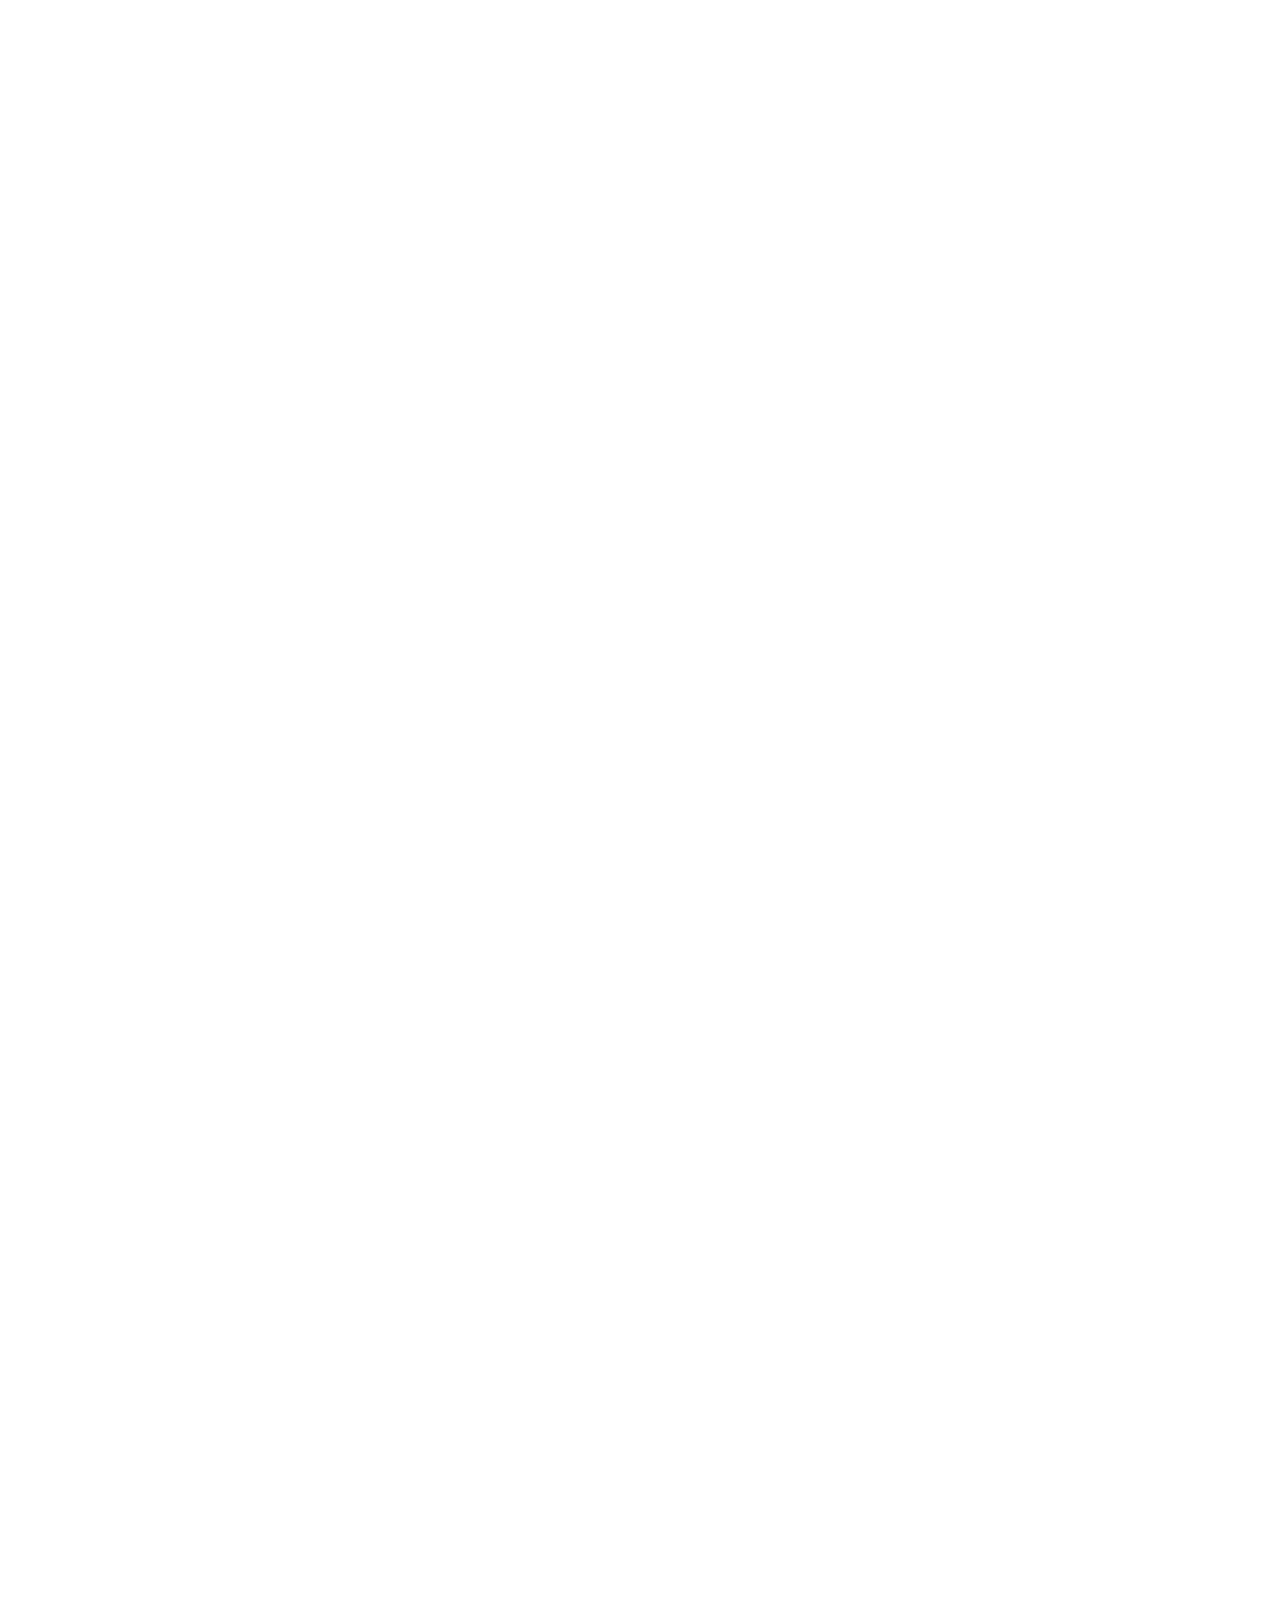
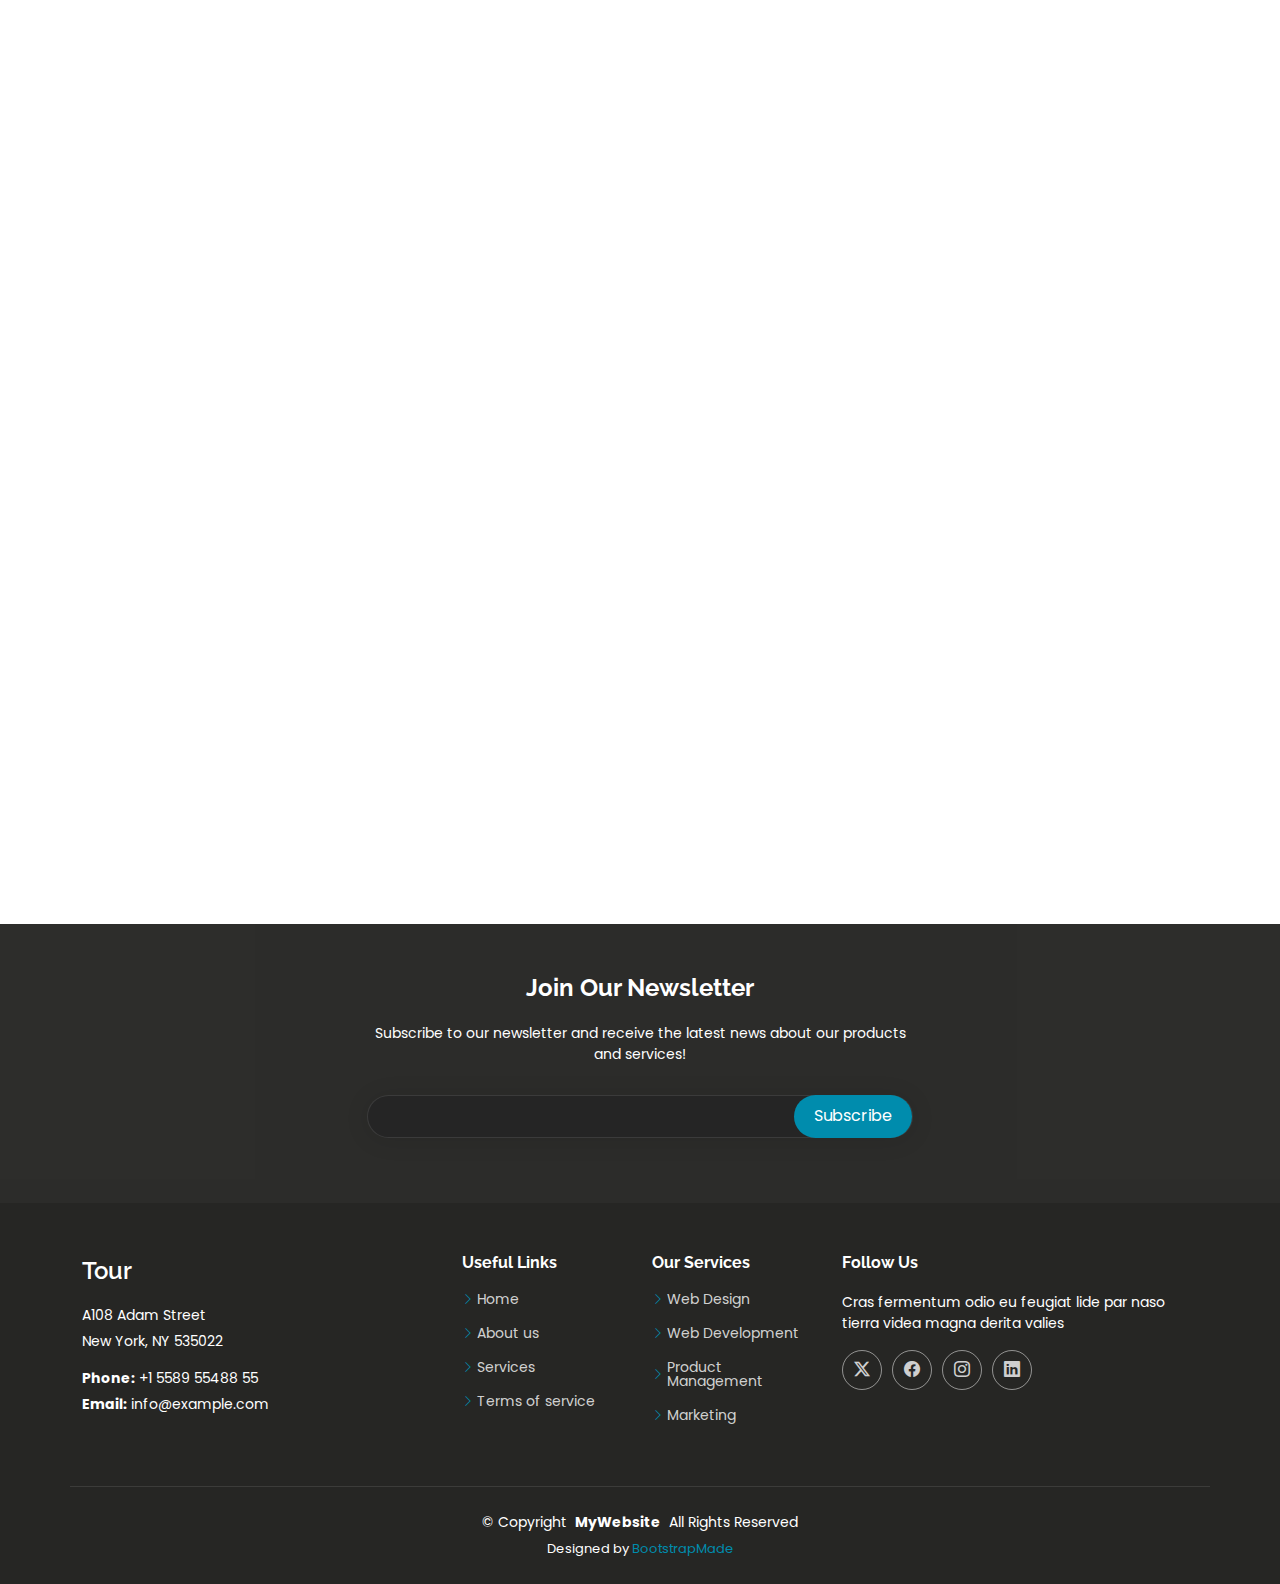
<file: blog-details.html>
<!DOCTYPE html>
<html lang="en">

<head>
  <meta charset="utf-8">
  <meta content="width=device-width, initial-scale=1.0" name="viewport">
  <title>Blog Details - Tour Bootstrap Template</title>
  <meta name="description" content="">
  <meta name="keywords" content="">

  <!-- Favicons -->
  <link href="assets/img/favicon.png" rel="icon">
  <link href="assets/img/apple-touch-icon.png" rel="apple-touch-icon">

  <!-- Fonts -->
  <link href="https://fonts.googleapis.com" rel="preconnect">
  <link href="https://fonts.gstatic.com" rel="preconnect" crossorigin>
  <link href="https://fonts.googleapis.com/css2?family=Roboto:ital,wght@0,100;0,300;0,400;0,500;0,700;0,900;1,100;1,300;1,400;1,500;1,700;1,900&family=Poppins:ital,wght@0,100;0,200;0,300;0,400;0,500;0,600;0,700;0,800;0,900;1,100;1,200;1,300;1,400;1,500;1,600;1,700;1,800;1,900&family=Raleway:ital,wght@0,100;0,200;0,300;0,400;0,500;0,600;0,700;0,800;0,900;1,100;1,200;1,300;1,400;1,500;1,600;1,700;1,800;1,900&display=swap" rel="stylesheet">

  <!-- Vendor CSS Files -->
  <link href="assets/vendor/bootstrap/css/bootstrap.min.css" rel="stylesheet">
  <link href="assets/vendor/bootstrap-icons/bootstrap-icons.css" rel="stylesheet">
  <link href="assets/vendor/aos/aos.css" rel="stylesheet">
  <link href="assets/vendor/swiper/swiper-bundle.min.css" rel="stylesheet">
  <link href="assets/vendor/glightbox/css/glightbox.min.css" rel="stylesheet">

  <!-- Main CSS File -->
  <link href="assets/css/main.css" rel="stylesheet">

  <!-- =======================================================
  * Template Name: Tour
  * Template URL: https://bootstrapmade.com/tour-bootstrap-travel-website-template/
  * Updated: Jul 01 2025 with Bootstrap v5.3.7
  * Author: BootstrapMade.com
  * License: https://bootstrapmade.com/license/
  ======================================================== -->
</head>

<body class="blog-details-page">

  <header id="header" class="header d-flex align-items-center fixed-top">
    <div class="header-container container-fluid container-xl position-relative d-flex align-items-center justify-content-between">

      <a href="index.html" class="logo d-flex align-items-center me-auto me-xl-0">
        <!-- Uncomment the line below if you also wish to use an image logo -->
        <!-- <img src="assets/img/logo.webp" alt=""> -->
        <h1 class="sitename">Tour</h1>
      </a>

      <nav id="navmenu" class="navmenu">
        <ul>
          <li><a href="index.html">Home</a></li>
          <li><a href="about.html">About</a></li>
          <li><a href="destinations.html">Destinations</a></li>
          <li><a href="tours.html">Tours</a></li>
          <li><a href="gallery.html">Gallery</a></li>
          <li><a href="blog.html">Blog</a></li>
          <li class="dropdown"><a href="#"><span>More Pages</span> <i class="bi bi-chevron-down toggle-dropdown"></i></a>
            <ul>
              <li><a href="destination-details.html">Destination Details</a></li>
              <li><a href="tour-details.html">Tour Details</a></li>
              <li><a href="booking.html">Booking</a></li>
              <li><a href="testimonials">Testimonials</a></li>
              <li><a href="faq.html">Frequently Asked Questions</a></li>
              <li><a href="blog-details.html" class="active">Blog Details</a></li>
              <li><a href="terms.html">Terms</a></li>
              <li><a href="privacy.html">Privacy</a></li>
              <li><a href="404.html">404</a></li>
            </ul>
          </li>
          <li class="dropdown"><a href="#"><span>Dropdown</span> <i class="bi bi-chevron-down toggle-dropdown"></i></a>
            <ul>
              <li><a href="#">Dropdown 1</a></li>
              <li class="dropdown"><a href="#"><span>Deep Dropdown</span> <i class="bi bi-chevron-down toggle-dropdown"></i></a>
                <ul>
                  <li><a href="#">Deep Dropdown 1</a></li>
                  <li><a href="#">Deep Dropdown 2</a></li>
                  <li><a href="#">Deep Dropdown 3</a></li>
                  <li><a href="#">Deep Dropdown 4</a></li>
                  <li><a href="#">Deep Dropdown 5</a></li>
                </ul>
              </li>
              <li><a href="#">Dropdown 2</a></li>
              <li><a href="#">Dropdown 3</a></li>
              <li><a href="#">Dropdown 4</a></li>
            </ul>
          </li>
          <li><a href="contact.html">Contact</a></li>
        </ul>
        <i class="mobile-nav-toggle d-xl-none bi bi-list"></i>
      </nav>

      <a class="btn-getstarted" href="destiantios.html">Get Started</a>

    </div>
  </header>

  <main class="main">

    <!-- Page Title -->
    <div class="page-title dark-background" data-aos="fade" style="background-image: url(assets/img/travel/showcase-8.webp);">
      <div class="container position-relative">
        <h1>Blog Details</h1>
        <p>Esse dolorum voluptatum ullam est sint nemo et est ipsa porro placeat quibusdam quia assumenda numquam molestias.</p>
        <nav class="breadcrumbs">
          <ol>
            <li><a href="index.html">Home</a></li>
            <li class="current">Blog Details</li>
          </ol>
        </nav>
      </div>
    </div><!-- End Page Title -->

    <!-- Blog Details Section -->
    <section id="blog-details" class="blog-details section">
      <div class="container" data-aos="fade-up">

        <article class="article">
          <div class="article-header">
            <div class="meta-categories" data-aos="fade-up">
              <a href="#" class="category">Technology</a>
              <a href="#" class="category">Innovation</a>
            </div>

            <h1 class="title" data-aos="fade-up" data-aos-delay="100">The Evolution of User Interface Design: From Skeuomorphism to Neumorphism</h1>

            <div class="article-meta" data-aos="fade-up" data-aos-delay="200">
              <div class="author">
                <img src="assets/img/person/person-m-6.webp" alt="Author" class="author-img">
                <div class="author-info">
                  <h4>David Wilson</h4>
                  <span>UI/UX Design Lead</span>
                </div>
              </div>
              <div class="post-info">
                <span><i class="bi bi-calendar4-week"></i> April 15, 2025</span>
                <span><i class="bi bi-clock"></i> 10 min read</span>
                <span><i class="bi bi-chat-square-text"></i> 32 Comments</span>
              </div>
            </div>
          </div>

          <div class="article-featured-image" data-aos="zoom-in">
            <img src="assets/img/blog/blog-hero-1.webp" alt="UI Design Evolution" class="img-fluid">
          </div>

          <div class="article-wrapper">
            <aside class="table-of-contents" data-aos="fade-left">
              <h3>Table of Contents</h3>
              <nav>
                <ul>
                  <li><a href="#introduction" class="active">Introduction</a></li>
                  <li><a href="#skeuomorphism">The Skeuomorphic Era</a></li>
                  <li><a href="#flat-design">Flat Design Revolution</a></li>
                  <li><a href="#material-design">Material Design</a></li>
                  <li><a href="#neumorphism">Rise of Neumorphism</a></li>
                  <li><a href="#future">Future Trends</a></li>
                </ul>
              </nav>
            </aside>

            <div class="article-content">
              <div class="content-section" id="introduction" data-aos="fade-up">
                <p class="lead">
                  The journey of user interface design has been marked by significant shifts in aesthetic approaches, each era bringing its own unique perspective on how digital interfaces should look and feel.
                </p>

                <p>
                  From the early days of graphical user interfaces to today's sophisticated design systems, the evolution of UI design reflects not just technological advancement, but also changing user expectations and cultural shifts in how we interact with digital products.
                </p>

                <div class="highlight-quote">
                  <blockquote>
                    <p>Design is not just what it looks like and feels like. Design is how it works.</p>
                    <cite>Steve Jobs</cite>
                  </blockquote>
                </div>
              </div>

              <div class="content-section" id="skeuomorphism" data-aos="fade-up">
                <h2>The Skeuomorphic Era</h2>
                <div class="image-with-caption right">
                  <img src="assets/img/blog/blog-hero-2.webp" alt="Skeuomorphic Design Example" class="img-fluid" loading="lazy">
                  <figcaption>Early iOS design showcasing skeuomorphic elements</figcaption>
                </div>
                <p>
                  Skeuomorphic design dominated the early years of digital interfaces, attempting to mirror real-world objects in digital form. This approach helped users transition from physical to digital interactions through familiar visual metaphors.
                </p>

                <div class="feature-points">
                  <div class="point">
                    <i class="bi bi-layers"></i>
                    <div>
                      <h4>Realistic Textures</h4>
                      <p>Detailed representations of materials like leather, metal, and paper</p>
                    </div>
                  </div>
                  <div class="point">
                    <i class="bi bi-lightbulb"></i>
                    <div>
                      <h4>Familiar Metaphors</h4>
                      <p>Digital elements mimicking their physical counterparts</p>
                    </div>
                  </div>
                </div>
              </div>

              <div class="content-section" id="flat-design" data-aos="fade-up">
                <h2>The Flat Design Revolution</h2>
                <p>
                  As users became more comfortable with digital interfaces, design began moving towards simplification. Flat design emerged as a reaction to the ornate details of skeuomorphism, emphasizing clarity and efficiency.
                </p>

                <div class="comparison-grid">
                  <div class="row g-4">
                    <div class="col-md-6">
                      <div class="comparison-card">
                        <div class="icon"><i class="bi bi-check-circle"></i></div>
                        <h4>Advantages</h4>
                        <ul>
                          <li>Improved loading times</li>
                          <li>Better scalability</li>
                          <li>Cleaner visual hierarchy</li>
                        </ul>
                      </div>
                    </div>
                    <div class="col-md-6">
                      <div class="comparison-card">
                        <div class="icon"><i class="bi bi-exclamation-circle"></i></div>
                        <h4>Challenges</h4>
                        <ul>
                          <li>Reduced visual cues</li>
                          <li>Potential usability issues</li>
                          <li>Limited depth perception</li>
                        </ul>
                      </div>
                    </div>
                  </div>
                </div>
              </div>

              <div class="content-section" id="material-design" data-aos="fade-up">
                <h2>Material Design: Finding Balance</h2>
                <p>
                  Google's Material Design emerged as a comprehensive design system that combined the simplicity of flat design with subtle depth cues, creating a more intuitive user experience while maintaining modern aesthetics.
                </p>

                <div class="key-principles">
                  <div class="principle">
                    <span class="number">01</span>
                    <h4>Physical Properties</h4>
                    <p>Surfaces and edges provide meaningful interaction cues</p>
                  </div>
                  <div class="principle">
                    <span class="number">02</span>
                    <h4>Bold Graphics</h4>
                    <p>Deliberate color choices and intentional white space</p>
                  </div>
                  <div class="principle">
                    <span class="number">03</span>
                    <h4>Meaningful Motion</h4>
                    <p>Animation informs and reinforces user actions</p>
                  </div>
                </div>
              </div>

              <div class="content-section" id="neumorphism" data-aos="fade-up">
                <h2>The Rise of Neumorphism</h2>
                <p>
                  Neumorphism represents the latest evolution in UI design, combining aspects of skeuomorphism with modern minimal aesthetics. This style creates soft, extruded surfaces that appear to emerge from the background.
                </p>

                <div class="info-box">
                  <div class="icon">
                    <i class="bi bi-info-circle"></i>
                  </div>
                  <div class="content">
                    <h4>Key Characteristics</h4>
                    <p>Neumorphic design relies on subtle shadow work to create the illusion of elements either protruding from or being pressed into their background surface.</p>
                  </div>
                </div>
              </div>

              <div class="content-section" id="future" data-aos="fade-up">
                <h2>Looking to the Future</h2>
                <p>
                  As we look ahead, UI design continues to evolve with new technologies and user expectations. The future may bring more personalized, adaptive interfaces that respond to individual user preferences and contexts.
                </p>

                <div class="future-trends">
                  <div class="trend">
                    <i class="bi bi-phone"></i>
                    <h4>Adaptive Interfaces</h4>
                    <p>Interfaces that automatically adjust based on user behavior and preferences</p>
                  </div>
                  <div class="trend">
                    <i class="bi bi-eye"></i>
                    <h4>Immersive Experiences</h4>
                    <p>Integration of AR and VR elements in everyday interfaces</p>
                  </div>
                  <div class="trend">
                    <i class="bi bi-hand-index"></i>
                    <h4>Gesture Controls</h4>
                    <p>Advanced motion and gesture-based interactions</p>
                  </div>
                </div>
              </div>
            </div>
          </div>

          <div class="article-footer" data-aos="fade-up">
            <div class="share-article">
              <h4>Share this article</h4>
              <div class="share-buttons">
                <a href="#" class="share-button twitter">
                  <i class="bi bi-twitter-x"></i>
                  <span>Share on X</span>
                </a>
                <a href="#" class="share-button facebook">
                  <i class="bi bi-facebook"></i>
                  <span>Share on Facebook</span>
                </a>
                <a href="#" class="share-button linkedin">
                  <i class="bi bi-linkedin"></i>
                  <span>Share on LinkedIn</span>
                </a>
              </div>
            </div>

            <div class="article-tags">
              <h4>Related Topics</h4>
              <div class="tags">
                <a href="#" class="tag">UI Design</a>
                <a href="#" class="tag">User Experience</a>
                <a href="#" class="tag">Design Trends</a>
                <a href="#" class="tag">Innovation</a>
                <a href="#" class="tag">Technology</a>
              </div>
            </div>
          </div>

        </article>

      </div>
    </section><!-- /Blog Details Section -->

    <!-- Blog Author Section -->
    <section id="blog-author" class="blog-author section">

      <div class="container" data-aos="fade-up">
        <div class="author-card">
          <div class="author-background" data-aos="fade-right" data-aos-delay="100">
            <div class="author-image-wrapper">
              <img src="assets/img/person/person-m-12.webp" class="author-image" alt="" loading="lazy">
            </div>
          </div>

          <div class="author-details" data-aos="fade-left" data-aos-delay="200">
            <div class="author-meta">
              <h3 class="author-name">Alex Richardson</h3>
              <div class="author-credentials">
                <span class="badge">Tech Journalist</span>
                <span class="badge">UX Designer</span>
              </div>
            </div>

            <div class="author-description">
              Proin iaculis purus consequat sem cure digni ssim donec porttitora entum suscipit rhoncus. Accusantium quam, ultricies eget id, aliquam eget nibh et. Maecen aliquam, risus at semper.
            </div>

            <div class="author-stats">
              <div class="stat-item">
                <span class="stat-value">120+</span>
                <span class="stat-label">Articles</span>
              </div>
              <div class="stat-item">
                <span class="stat-value">15k</span>
                <span class="stat-label">Readers</span>
              </div>
              <div class="stat-item">
                <span class="stat-value">4.9</span>
                <span class="stat-label">Rating</span>
              </div>
            </div>

            <div class="author-footer">
              <div class="social-links">
                <a href="https://twitter.com/#" title="Twitter"><i class="bi bi-twitter-x"></i></a>
                <a href="https://linkedin.com/#" title="LinkedIn"><i class="bi bi-linkedin"></i></a>
                <a href="https://medium.com/#" title="Medium"><i class="bi bi-medium"></i></a>
                <a href="https://github.com/#" title="GitHub"><i class="bi bi-github"></i></a>
              </div>
              <a href="#" class="btn-connect">
                Connect with Alex
                <i class="bi bi-arrow-right"></i>
              </a>
            </div>
          </div>
        </div>
      </div>

    </section><!-- /Blog Author Section -->

    <!-- Blog Comments Section -->
    <section id="blog-comments" class="blog-comments section">

      <div class="container" data-aos="fade-up" data-aos-delay="100">

        <div class="blog-comments-4">
          <div class="comments-header">
            <h3 class="title">Community Feedback</h3>
            <div class="comments-stats">
              <span class="count">12</span>
              <span class="label">Comments</span>
            </div>
          </div>

          <div class="comments-container">
            <!-- Comment #1 -->
            <div class="comment-thread">
              <div class="comment-box">
                <div class="comment-wrapper">
                  <div class="avatar-wrapper">
                    <img src="assets/img/person/person-f-9.webp" alt="Avatar" loading="lazy">
                    <span class="status-indicator"></span>
                  </div>

                  <div class="comment-content">
                    <div class="comment-header">
                      <div class="user-info">
                        <h4>Thomas Anderson</h4>
                        <span class="time-badge">
                          <i class="bi bi-clock"></i>
                          2 hours ago
                        </span>
                      </div>
                      <div class="engagement">
                        <span class="likes">
                          <i class="bi bi-heart"></i>
                          24
                        </span>
                      </div>
                    </div>

                    <div class="comment-body">
                      <p>Nullam ac urna eu felis dapibus condimentum sit amet a augue. Sed non neque elit. Sed ut imperdiet nisi. Proin condimentum fermentum nunc.</p>
                    </div>

                    <div class="comment-actions">
                      <button class="action-btn like-btn" aria-label="Like comment">
                        <i class="bi bi-heart"></i>
                        <span>Like</span>
                      </button>
                      <button class="action-btn reply-btn" aria-label="Reply to comment">
                        <i class="bi bi-chat"></i>
                        <span>Reply</span>
                      </button>
                      <button class="action-btn share-btn" aria-label="Share comment">
                        <i class="bi bi-share"></i>
                        <span>Share</span>
                      </button>
                    </div>
                  </div>
                </div>
              </div>

              <!-- Replies Container -->
              <div class="replies-container">
                <!-- Reply #1 -->
                <div class="comment-box reply">
                  <div class="comment-wrapper">
                    <div class="avatar-wrapper">
                      <img src="assets/img/person/person-m-9.webp" alt="Avatar" loading="lazy">
                      <span class="status-indicator"></span>
                    </div>

                    <div class="comment-content">
                      <div class="comment-header">
                        <div class="user-info">
                          <h4>Maria Rodriguez</h4>
                          <span class="time-badge">
                            <i class="bi bi-clock"></i>
                            1 hour ago
                          </span>
                        </div>
                        <div class="engagement">
                          <span class="likes">
                            <i class="bi bi-heart"></i>
                            8
                          </span>
                        </div>
                      </div>

                      <div class="comment-body">
                        <p>Vivamus elementum semper nisi. Aenean vulputate eleifend tellus. Aenean leo ligula, porttitor eu, consequat vitae.</p>
                      </div>

                      <div class="comment-actions">
                        <button class="action-btn like-btn" aria-label="Like comment">
                          <i class="bi bi-heart"></i>
                          <span>Like</span>
                        </button>
                        <button class="action-btn reply-btn" aria-label="Reply to comment">
                          <i class="bi bi-chat"></i>
                          <span>Reply</span>
                        </button>
                        <button class="action-btn share-btn" aria-label="Share comment">
                          <i class="bi bi-share"></i>
                          <span>Share</span>
                        </button>
                      </div>
                    </div>
                  </div>
                </div>

                <!-- Reply #2 -->
                <div class="comment-box reply">
                  <div class="comment-wrapper">
                    <div class="avatar-wrapper">
                      <img src="assets/img/person/person-f-9.webp" alt="Avatar" loading="lazy">
                      <span class="status-indicator"></span>
                    </div>

                    <div class="comment-content">
                      <div class="comment-header">
                        <div class="user-info">
                          <h4>Alex Chen</h4>
                          <span class="time-badge">
                            <i class="bi bi-clock"></i>
                            30 minutes ago
                          </span>
                        </div>
                        <div class="engagement">
                          <span class="likes">
                            <i class="bi bi-heart"></i>
                            5
                          </span>
                        </div>
                      </div>

                      <div class="comment-body">
                        <p>Cras dapibus. Vivamus elementum semper nisi. Aenean vulputate eleifend tellus.</p>
                      </div>

                      <div class="comment-actions">
                        <button class="action-btn like-btn" aria-label="Like comment">
                          <i class="bi bi-heart"></i>
                          <span>Like</span>
                        </button>
                        <button class="action-btn reply-btn" aria-label="Reply to comment">
                          <i class="bi bi-chat"></i>
                          <span>Reply</span>
                        </button>
                        <button class="action-btn share-btn" aria-label="Share comment">
                          <i class="bi bi-share"></i>
                          <span>Share</span>
                        </button>
                      </div>
                    </div>
                  </div>
                </div>
              </div>
            </div>

            <!-- Comment #2 -->
            <div class="comment-thread">
              <div class="comment-box">
                <div class="comment-wrapper">
                  <div class="avatar-wrapper">
                    <img src="assets/img/person/person-f-7.webp" alt="Avatar" loading="lazy">
                    <span class="status-indicator"></span>
                  </div>

                  <div class="comment-content">
                    <div class="comment-header">
                      <div class="user-info">
                        <h4>Emily Watson</h4>
                        <span class="time-badge">
                          <i class="bi bi-clock"></i>
                          3 hours ago
                        </span>
                      </div>
                      <div class="engagement">
                        <span class="likes">
                          <i class="bi bi-heart"></i>
                          15
                        </span>
                      </div>
                    </div>

                    <div class="comment-body">
                      <p>Maecenas tempus, tellus eget condimentum rhoncus, sem quam semper libero, sit amet adipiscing sem neque sed ipsum.</p>
                    </div>

                    <div class="comment-actions">
                      <button class="action-btn like-btn" aria-label="Like comment">
                        <i class="bi bi-heart"></i>
                        <span>Like</span>
                      </button>
                      <button class="action-btn reply-btn" aria-label="Reply to comment">
                        <i class="bi bi-chat"></i>
                        <span>Reply</span>
                      </button>
                      <button class="action-btn share-btn" aria-label="Share comment">
                        <i class="bi bi-share"></i>
                        <span>Share</span>
                      </button>
                    </div>
                  </div>
                </div>
              </div>
            </div>
          </div>
        </div>

      </div>

    </section><!-- /Blog Comments Section -->

    <!-- Blog Comment Form Section -->
    <section id="blog-comment-form" class="blog-comment-form section">

      <div class="container" data-aos="fade-up" data-aos-delay="100">

        <form method="post" role="form">

          <div class="section-header">
            <h3>Share Your Thoughts</h3>
            <p>Your email address will not be published. Required fields are marked *</p>
          </div>

          <div class="row gy-3">
            <div class="col-md-6 form-group">
              <label for="name">Full Name *</label>
              <input type="text" name="name" class="form-control" id="name" placeholder="Enter your full name" required="">
            </div>

            <div class="col-md-6 form-group">
              <label for="email">Email Address *</label>
              <input type="email" name="email" class="form-control" id="email" placeholder="Enter your email address" required="">
            </div>

            <div class="col-12 form-group">
              <label for="website">Website</label>
              <input type="url" name="website" class="form-control" id="website" placeholder="Your website (optional)">
            </div>

            <div class="col-12 form-group">
              <label for="comment">Your Comment *</label>
              <textarea class="form-control" name="comment" id="comment" rows="5" placeholder="Write your thoughts here..." required=""></textarea>
            </div>

            <div class="col-12 text-center">
              <button type="submit" class="btn-submit">Post Comment</button>
            </div>
          </div>

        </form>

      </div>

    </section><!-- /Blog Comment Form Section -->

  </main>

  <footer id="footer" class="footer position-relative dark-background">

    <div class="footer-newsletter">
      <div class="container">
        <div class="row justify-content-center text-center">
          <div class="col-lg-6">
            <h4>Join Our Newsletter</h4>
            <p>Subscribe to our newsletter and receive the latest news about our products and services!</p>
            <form action="forms/newsletter.php" method="post" class="php-email-form">
              <div class="newsletter-form"><input type="email" name="email"><input type="submit" value="Subscribe"></div>
              <div class="loading">Loading</div>
              <div class="error-message"></div>
              <div class="sent-message">Your subscription request has been sent. Thank you!</div>
            </form>
          </div>
        </div>
      </div>
    </div>

    <div class="container footer-top">
      <div class="row gy-4">
        <div class="col-lg-4 col-md-6 footer-about">
          <a href="index.html" class="d-flex align-items-center">
            <span class="sitename">Tour</span>
          </a>
          <div class="footer-contact pt-3">
            <p>A108 Adam Street</p>
            <p>New York, NY 535022</p>
            <p class="mt-3"><strong>Phone:</strong> <span>+1 5589 55488 55</span></p>
            <p><strong>Email:</strong> <span>info@example.com</span></p>
          </div>
        </div>

        <div class="col-lg-2 col-md-3 footer-links">
          <h4>Useful Links</h4>
          <ul>
            <li><i class="bi bi-chevron-right"></i> <a href="#">Home</a></li>
            <li><i class="bi bi-chevron-right"></i> <a href="#">About us</a></li>
            <li><i class="bi bi-chevron-right"></i> <a href="#">Services</a></li>
            <li><i class="bi bi-chevron-right"></i> <a href="#">Terms of service</a></li>
          </ul>
        </div>

        <div class="col-lg-2 col-md-3 footer-links">
          <h4>Our Services</h4>
          <ul>
            <li><i class="bi bi-chevron-right"></i> <a href="#">Web Design</a></li>
            <li><i class="bi bi-chevron-right"></i> <a href="#">Web Development</a></li>
            <li><i class="bi bi-chevron-right"></i> <a href="#">Product Management</a></li>
            <li><i class="bi bi-chevron-right"></i> <a href="#">Marketing</a></li>
          </ul>
        </div>

        <div class="col-lg-4 col-md-12">
          <h4>Follow Us</h4>
          <p>Cras fermentum odio eu feugiat lide par naso tierra videa magna derita valies</p>
          <div class="social-links d-flex">
            <a href=""><i class="bi bi-twitter-x"></i></a>
            <a href=""><i class="bi bi-facebook"></i></a>
            <a href=""><i class="bi bi-instagram"></i></a>
            <a href=""><i class="bi bi-linkedin"></i></a>
          </div>
        </div>

      </div>
    </div>

    <div class="container copyright text-center mt-4">
      <p>© <span>Copyright</span> <strong class="px-1 sitename">MyWebsite</strong> <span>All Rights Reserved</span></p>
      <div class="credits">
        <!-- All the links in the footer should remain intact. -->
        <!-- You can delete the links only if you've purchased the pro version. -->
        <!-- Licensing information: https://bootstrapmade.com/license/ -->
        <!-- Purchase the pro version with working PHP/AJAX contact form: [buy-url] -->
        Designed by <a href="https://bootstrapmade.com/">BootstrapMade</a>
      </div>
    </div>

  </footer>

  <!-- Scroll Top -->
  <a href="#" id="scroll-top" class="scroll-top d-flex align-items-center justify-content-center"><i class="bi bi-arrow-up-short"></i></a>

  <!-- Preloader -->
  <div id="preloader"></div>

  <!-- Vendor JS Files -->
  <script src="assets/vendor/bootstrap/js/bootstrap.bundle.min.js"></script>
  <script src="assets/vendor/php-email-form/validate.js"></script>
  <script src="assets/vendor/aos/aos.js"></script>
  <script src="assets/vendor/purecounter/purecounter_vanilla.js"></script>
  <script src="assets/vendor/swiper/swiper-bundle.min.js"></script>
  <script src="assets/vendor/isotope-layout/isotope.pkgd.min.js"></script>
  <script src="assets/vendor/imagesloaded/imagesloaded.pkgd.min.js"></script>
  <script src="assets/vendor/glightbox/js/glightbox.min.js"></script>

  <!-- Main JS File -->
  <script src="assets/js/main.js"></script>

</body>

</html>
</file>
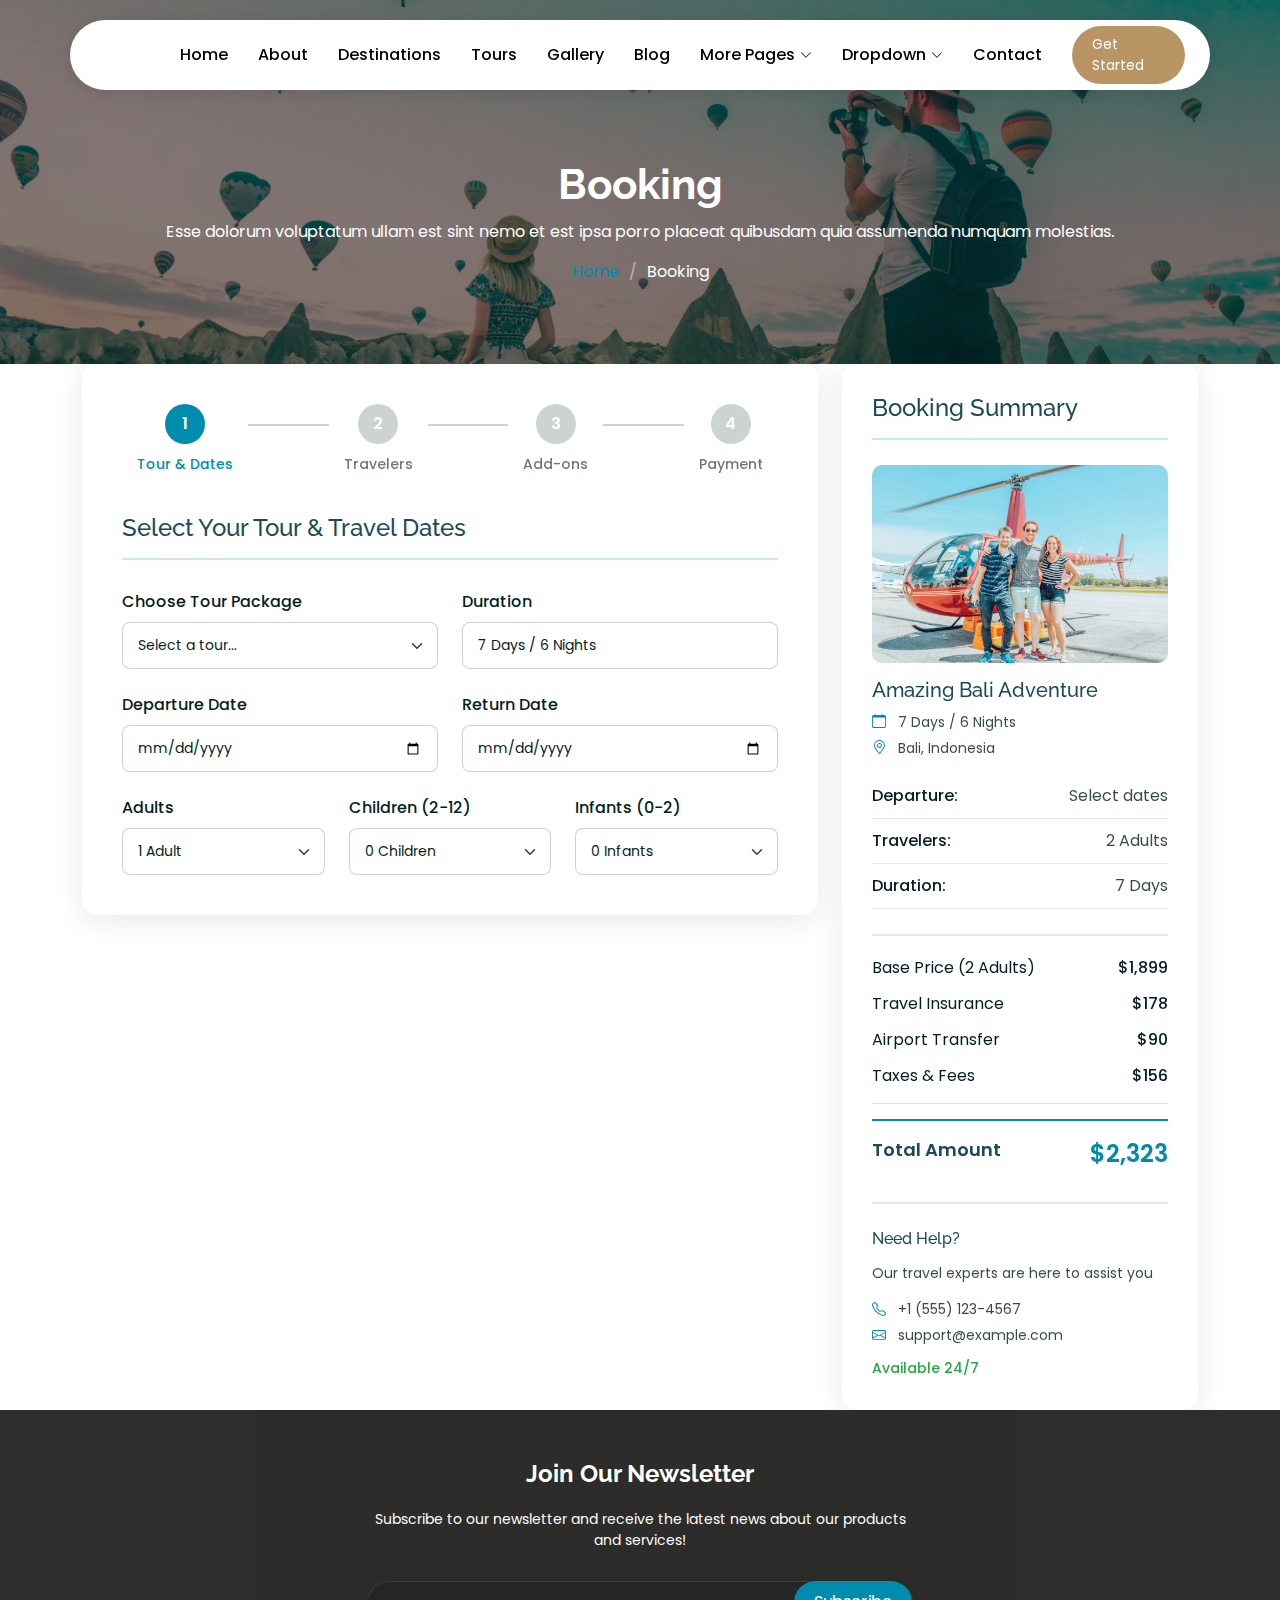
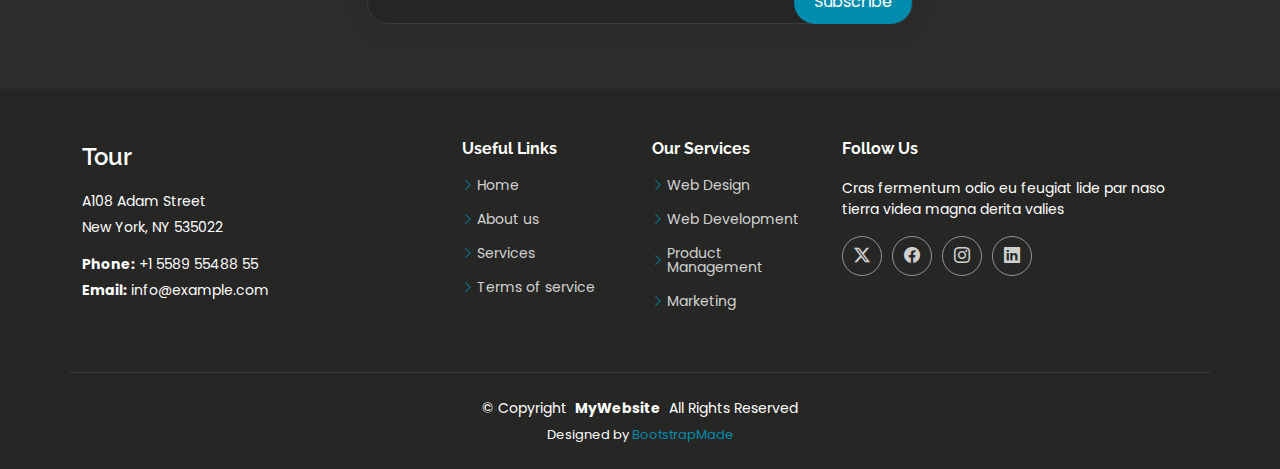
<file: booking.html>
<!DOCTYPE html>
<html lang="en">

<head>
  <meta charset="utf-8">
  <meta content="width=device-width, initial-scale=1.0" name="viewport">
  <title>Booking - Tour Bootstrap Template</title>
  <meta name="description" content="">
  <meta name="keywords" content="">

  <!-- Favicons -->
  <link href="assets/img/favicon.png" rel="icon">
  <link href="assets/img/apple-touch-icon.png" rel="apple-touch-icon">

  <!-- Fonts -->
  <link href="https://fonts.googleapis.com" rel="preconnect">
  <link href="https://fonts.gstatic.com" rel="preconnect" crossorigin>
  <link href="https://fonts.googleapis.com/css2?family=Roboto:ital,wght@0,100;0,300;0,400;0,500;0,700;0,900;1,100;1,300;1,400;1,500;1,700;1,900&family=Poppins:ital,wght@0,100;0,200;0,300;0,400;0,500;0,600;0,700;0,800;0,900;1,100;1,200;1,300;1,400;1,500;1,600;1,700;1,800;1,900&family=Raleway:ital,wght@0,100;0,200;0,300;0,400;0,500;0,600;0,700;0,800;0,900;1,100;1,200;1,300;1,400;1,500;1,600;1,700;1,800;1,900&display=swap" rel="stylesheet">

  <!-- Vendor CSS Files -->
  <link href="assets/vendor/bootstrap/css/bootstrap.min.css" rel="stylesheet">
  <link href="assets/vendor/bootstrap-icons/bootstrap-icons.css" rel="stylesheet">
  <link href="assets/vendor/aos/aos.css" rel="stylesheet">
  <link href="assets/vendor/swiper/swiper-bundle.min.css" rel="stylesheet">
  <link href="assets/vendor/glightbox/css/glightbox.min.css" rel="stylesheet">

  <!-- Main CSS File -->
  <link href="assets/css/main.css" rel="stylesheet">

  <!-- =======================================================
  * Template Name: Tour
  * Template URL: https://bootstrapmade.com/tour-bootstrap-travel-website-template/
  * Updated: Jul 01 2025 with Bootstrap v5.3.7
  * Author: BootstrapMade.com
  * License: https://bootstrapmade.com/license/
  ======================================================== -->
</head>

<body class="booking-page">

  <header id="header" class="header d-flex align-items-center fixed-top">
    <div class="header-container container-fluid container-xl position-relative d-flex align-items-center justify-content-between">

      <a href="index.html" class="logo d-flex align-items-center me-auto me-xl-0">
        <!-- Uncomment the line below if you also wish to use an image logo -->
        <!-- <img src="assets/img/logo.webp" alt=""> -->
        <h1 class="sitename">Tour</h1>
      </a>

      <nav id="navmenu" class="navmenu">
        <ul>
          <li><a href="index.html">Home</a></li>
          <li><a href="about.html">About</a></li>
          <li><a href="destinations.html">Destinations</a></li>
          <li><a href="tours.html">Tours</a></li>
          <li><a href="gallery.html">Gallery</a></li>
          <li><a href="blog.html">Blog</a></li>
          <li class="dropdown"><a href="#"><span>More Pages</span> <i class="bi bi-chevron-down toggle-dropdown"></i></a>
            <ul>
              <li><a href="destination-details.html">Destination Details</a></li>
              <li><a href="tour-details.html">Tour Details</a></li>
              <li><a href="booking.html" class="active">Booking</a></li>
              <li><a href="testimonials">Testimonials</a></li>
              <li><a href="faq.html">Frequently Asked Questions</a></li>
              <li><a href="blog-details.html">Blog Details</a></li>
              <li><a href="terms.html">Terms</a></li>
              <li><a href="privacy.html">Privacy</a></li>
              <li><a href="404.html">404</a></li>
            </ul>
          </li>
          <li class="dropdown"><a href="#"><span>Dropdown</span> <i class="bi bi-chevron-down toggle-dropdown"></i></a>
            <ul>
              <li><a href="#">Dropdown 1</a></li>
              <li class="dropdown"><a href="#"><span>Deep Dropdown</span> <i class="bi bi-chevron-down toggle-dropdown"></i></a>
                <ul>
                  <li><a href="#">Deep Dropdown 1</a></li>
                  <li><a href="#">Deep Dropdown 2</a></li>
                  <li><a href="#">Deep Dropdown 3</a></li>
                  <li><a href="#">Deep Dropdown 4</a></li>
                  <li><a href="#">Deep Dropdown 5</a></li>
                </ul>
              </li>
              <li><a href="#">Dropdown 2</a></li>
              <li><a href="#">Dropdown 3</a></li>
              <li><a href="#">Dropdown 4</a></li>
            </ul>
          </li>
          <li><a href="contact.html">Contact</a></li>
        </ul>
        <i class="mobile-nav-toggle d-xl-none bi bi-list"></i>
      </nav>

      <a class="btn-getstarted" href="destiantios.html">Get Started</a>

    </div>
  </header>

  <main class="main">

    <!-- Page Title -->
    <div class="page-title dark-background" data-aos="fade" style="background-image: url(assets/img/travel/showcase-8.webp);">
      <div class="container position-relative">
        <h1>Booking</h1>
        <p>Esse dolorum voluptatum ullam est sint nemo et est ipsa porro placeat quibusdam quia assumenda numquam molestias.</p>
        <nav class="breadcrumbs">
          <ol>
            <li><a href="index.html">Home</a></li>
            <li class="current">Booking</li>
          </ol>
        </nav>
      </div>
    </div><!-- End Page Title -->

    <!-- Travel Booking Section -->
    <section id="travel-booking" class="travel-booking section">

      <div class="container" data-aos="fade-up" data-aos-delay="100">

        <div class="row">
          <div class="col-lg-8">
            <div class="booking-form-container">
              <!-- Progress Steps -->
              <div class="booking-progress nav nav-tabs" data-aos="fade-up" data-aos-delay="200">
                <button class="step nav-link active" data-bs-toggle="tab" data-bs-target="#travel-booking-step-1" aria-current="page">
                  <span class="step-number">1</span>
                  <span class="step-title">Tour &amp; Dates</span>
                </button>
                <button class="step nav-link" data-bs-toggle="tab" data-bs-target="#travel-booking-step-2">
                  <span class="step-number">2</span>
                  <span class="step-title">Travelers</span>
                </button>
                <button class="step nav-link" data-bs-toggle="tab" data-bs-target="#travel-booking-step-3">
                  <span class="step-number">3</span>
                  <span class="step-title">Add-ons</span>
                </button>
                <button class="step nav-link" data-bs-toggle="tab" data-bs-target="#travel-booking-step-4">
                  <span class="step-number">4</span>
                  <span class="step-title">Payment</span>
                </button>
              </div><!-- End Progress Steps -->

              <!-- Booking Form -->
              <form action="" method="post" class="booking-form" data-aos="fade-up" data-aos-delay="300">

                <div class="tab-content" id="bookingTabContent">
                  <!-- Step 1: Tour & Dates -->
                  <div class="form-step tab-pane fade show active" id="travel-booking-step-1" role="tabpanel">
                    <h4>Select Your Tour &amp; Travel Dates</h4>

                    <div class="row gy-4">
                      <div class="col-md-6">
                        <label for="tour-select">Choose Tour Package</label>
                        <select name="tour_package" id="tour-select" class="form-select" required="">
                          <option value="">Select a tour...</option>
                          <option value="amazing-bali-adventure">Amazing Bali Adventure - 7 Days</option>
                          <option value="thailand-explorer">Thailand Explorer - 10 Days</option>
                          <option value="vietnam-highlights">Vietnam Highlights - 8 Days</option>
                          <option value="cambodia-discovery">Cambodia Discovery - 6 Days</option>
                        </select>
                      </div>

                      <div class="col-md-6">
                        <label for="tour-duration">Duration</label>
                        <input type="text" name="tour_duration" id="tour-duration" class="form-control" value="7 Days / 6 Nights" readonly="">
                      </div>

                      <div class="col-md-6">
                        <label for="departure-date">Departure Date</label>
                        <input type="date" name="departure_date" id="departure-date" class="form-control" required="">
                      </div>

                      <div class="col-md-6">
                        <label for="return-date">Return Date</label>
                        <input type="date" name="return_date" id="return-date" class="form-control" required="">
                      </div>

                      <div class="col-md-4">
                        <label for="adults">Adults</label>
                        <select name="adults" id="adults" class="form-select" required="">
                          <option value="1">1 Adult</option>
                          <option value="2">2 Adults</option>
                          <option value="3">3 Adults</option>
                          <option value="4">4 Adults</option>
                        </select>
                      </div>

                      <div class="col-md-4">
                        <label for="children">Children (2-12)</label>
                        <select name="children" id="children" class="form-select">
                          <option value="0">0 Children</option>
                          <option value="1">1 Child</option>
                          <option value="2">2 Children</option>
                          <option value="3">3 Children</option>
                        </select>
                      </div>

                      <div class="col-md-4">
                        <label for="infants">Infants (0-2)</label>
                        <select name="infants" id="infants" class="form-select">
                          <option value="0">0 Infants</option>
                          <option value="1">1 Infant</option>
                          <option value="2">2 Infants</option>
                        </select>
                      </div>
                    </div>
                  </div><!-- End Step 1 -->

                  <!-- Step 2: Traveler Information -->
                  <div class="form-step tab-pane fade" id="travel-booking-step-2" role="tabpanel">
                    <h4>Traveler Information</h4>

                    <div class="traveler-info">
                      <h5>Lead Traveler</h5>
                      <div class="row gy-3">
                        <div class="col-md-6">
                          <label for="first-name">First Name</label>
                          <input type="text" name="first_name" id="first-name" class="form-control" required="">
                        </div>
                        <div class="col-md-6">
                          <label for="last-name">Last Name</label>
                          <input type="text" name="last_name" id="last-name" class="form-control" required="">
                        </div>
                        <div class="col-md-6">
                          <label for="email">Email Address</label>
                          <input type="email" name="email" id="email" class="form-control" required="">
                        </div>
                        <div class="col-md-6">
                          <label for="phone">Phone Number</label>
                          <input type="tel" name="phone" id="phone" class="form-control" required="">
                        </div>
                        <div class="col-md-6">
                          <label for="nationality">Nationality</label>
                          <select name="nationality" id="nationality" class="form-select" required="">
                            <option value="">Select nationality...</option>
                            <option value="US">United States</option>
                            <option value="CA">Canada</option>
                            <option value="UK">United Kingdom</option>
                            <option value="AU">Australia</option>
                          </select>
                        </div>
                      </div>
                    </div>

                    <div class="special-requirements">
                      <h5>Special Requirements</h5>
                      <div class="row gy-3">
                        <div class="col-12">
                          <label for="dietary">Dietary Restrictions</label>
                          <textarea name="dietary" id="dietary" class="form-control" rows="3" placeholder="Please mention any dietary restrictions or food allergies..."></textarea>
                        </div>
                        <div class="col-12">
                          <label for="special-requests">Special Requests</label>
                          <textarea name="special_requests" id="special-requests" class="form-control" rows="3" placeholder="Any special requests or accessibility needs..."></textarea>
                        </div>
                      </div>
                    </div>
                  </div><!-- End Step 2 -->

                  <!-- Step 3: Add-ons & Extras -->
                  <div class="form-step tab-pane fade" id="travel-booking-step-3" role="tabpanel">
                    <h4>Enhance Your Experience</h4>

                    <div class="addon-options">
                      <div class="addon-item">
                        <div class="addon-details">
                          <div class="addon-check">
                            <input type="checkbox" name="travel_insurance" id="travel-insurance" value="yes">
                            <label for="travel-insurance">
                              <h5>Travel Insurance</h5>
                              <p>Comprehensive coverage for your trip including medical emergencies and cancellations.</p>
                            </label>
                          </div>
                          <div class="addon-price">
                            <span class="price">$89</span>
                            <span class="period">per person</span>
                          </div>
                        </div>
                      </div>

                      <div class="addon-item">
                        <div class="addon-details">
                          <div class="addon-check">
                            <input type="checkbox" name="airport_transfer" id="airport-transfer" value="yes">
                            <label for="airport-transfer">
                              <h5>Airport Transfer</h5>
                              <p>Private pickup and drop-off service from/to the airport with comfortable vehicle.</p>
                            </label>
                          </div>
                          <div class="addon-price">
                            <span class="price">$45</span>
                            <span class="period">per trip</span>
                          </div>
                        </div>
                      </div>

                      <div class="addon-item">
                        <div class="addon-details">
                          <div class="addon-check">
                            <input type="checkbox" name="extra_nights" id="extra-nights" value="yes">
                            <label for="extra-nights">
                              <h5>Extra Hotel Nights</h5>
                              <p>Extend your stay with additional nights at premium hotels before or after your tour.</p>
                            </label>
                          </div>
                          <div class="addon-price">
                            <span class="price">$120</span>
                            <span class="period">per night</span>
                          </div>
                        </div>
                      </div>

                      <div class="addon-item">
                        <div class="addon-details">
                          <div class="addon-check">
                            <input type="checkbox" name="local_guide" id="local-guide" value="yes">
                            <label for="local-guide">
                              <h5>Private Local Guide</h5>
                              <p>Personal guide for exclusive insights and customized exploration of hidden gems.</p>
                            </label>
                          </div>
                          <div class="addon-price">
                            <span class="price">$199</span>
                            <span class="period">per day</span>
                          </div>
                        </div>
                      </div>
                    </div>
                  </div><!-- End Step 3 -->

                  <!-- Step 4: Payment Information -->
                  <div class="form-step tab-pane fade" id="travel-booking-step-4" role="tabpanel">
                    <h4>Payment Information</h4>

                    <div class="payment-methods">
                      <div class="method-selector">
                        <input type="radio" name="payment_method" id="credit-card" value="credit_card" checked="">
                        <label for="credit-card"><i class="bi bi-credit-card"></i> Credit Card</label>
                      </div>
                      <div class="method-selector">
                        <input type="radio" name="payment_method" id="paypal" value="paypal">
                        <label for="paypal"><i class="bi bi-paypal"></i> PayPal</label>
                      </div>
                      <div class="method-selector">
                        <input type="radio" name="payment_method" id="bank-transfer" value="bank_transfer">
                        <label for="bank-transfer"><i class="bi bi-bank"></i> Bank Transfer</label>
                      </div>
                    </div>

                    <div class="payment-details">
                      <div class="row gy-3">
                        <div class="col-12">
                          <label for="card-name">Cardholder Name</label>
                          <input type="text" name="card_name" id="card-name" class="form-control" required="">
                        </div>
                        <div class="col-md-8">
                          <label for="card-number">Card Number</label>
                          <input type="text" name="card_number" id="card-number" class="form-control" placeholder="1234 5678 9012 3456" required="">
                        </div>
                        <div class="col-md-4">
                          <label for="card-cvv">CVV</label>
                          <input type="text" name="card_cvv" id="card-cvv" class="form-control" placeholder="123" required="">
                        </div>
                        <div class="col-md-6">
                          <label for="card-expiry-month">Expiry Month</label>
                          <select name="card_expiry_month" id="card-expiry-month" class="form-select" required="">
                            <option value="">Month</option>
                            <option value="01">01</option>
                            <option value="02">02</option>
                            <option value="03">03</option>
                            <option value="04">04</option>
                            <option value="05">05</option>
                            <option value="06">06</option>
                            <option value="07">07</option>
                            <option value="08">08</option>
                            <option value="09">09</option>
                            <option value="10">10</option>
                            <option value="11">11</option>
                            <option value="12">12</option>
                          </select>
                        </div>
                        <div class="col-md-6">
                          <label for="card-expiry-year">Expiry Year</label>
                          <select name="card_expiry_year" id="card-expiry-year" class="form-select" required="">
                            <option value="">Year</option>
                            <option value="2024">2024</option>
                            <option value="2025">2025</option>
                            <option value="2026">2026</option>
                            <option value="2027">2027</option>
                            <option value="2028">2028</option>
                            <option value="2029">2029</option>
                          </select>
                        </div>
                      </div>

                      <div class="secure-payment">
                        <i class="bi bi-shield-check"></i>
                        <span>Your payment information is secure and encrypted</span>
                      </div>
                    </div>

                    <div class="terms-agreement">
                      <div class="form-check">
                        <input type="checkbox" name="terms_agreement" id="terms-agreement" class="form-check-input" required="">
                        <label for="terms-agreement" class="form-check-label">
                          I agree to the <a href="#">Terms &amp; Conditions</a> and <a href="#">Privacy Policy</a>
                        </label>
                      </div>
                    </div>

                    <div class="form-navigation">
                      <button type="submit" class="btn btn-book">Complete Booking</button>
                    </div>
                  </div><!-- End Step 4 -->

                </div><!-- End Tab Content -->

              </form><!-- End Booking Form -->
            </div>
          </div>

          <!-- Booking Summary Sidebar -->
          <div class="col-lg-4">
            <div class="booking-summary" data-aos="fade-up" data-aos-delay="400">
              <div class="summary-header">
                <h4>Booking Summary</h4>
              </div>

              <div class="selected-tour">
                <img src="assets/img/travel/tour-15.webp" alt="Selected Tour" class="img-fluid">
                <div class="tour-info">
                  <h5>Amazing Bali Adventure</h5>
                  <p><i class="bi bi-calendar"></i> 7 Days / 6 Nights</p>
                  <p><i class="bi bi-geo-alt"></i> Bali, Indonesia</p>
                </div>
              </div>

              <div class="booking-details">
                <div class="detail-item">
                  <span class="label">Departure:</span>
                  <span class="value">Select dates</span>
                </div>
                <div class="detail-item">
                  <span class="label">Travelers:</span>
                  <span class="value">2 Adults</span>
                </div>
                <div class="detail-item">
                  <span class="label">Duration:</span>
                  <span class="value">7 Days</span>
                </div>
              </div>

              <div class="price-breakdown">
                <div class="price-item">
                  <span class="description">Base Price (2 Adults)</span>
                  <span class="amount">$1,899</span>
                </div>
                <div class="price-item">
                  <span class="description">Travel Insurance</span>
                  <span class="amount">$178</span>
                </div>
                <div class="price-item">
                  <span class="description">Airport Transfer</span>
                  <span class="amount">$90</span>
                </div>
                <div class="price-item tax-item">
                  <span class="description">Taxes &amp; Fees</span>
                  <span class="amount">$156</span>
                </div>
                <div class="price-total">
                  <span class="description">Total Amount</span>
                  <span class="amount">$2,323</span>
                </div>
              </div>

              <div class="help-section">
                <h5>Need Help?</h5>
                <p>Our travel experts are here to assist you</p>
                <div class="contact-info">
                  <p><i class="bi bi-telephone"></i> +1 (555) 123-4567</p>
                  <p><i class="bi bi-envelope"></i> support@example.com</p>
                </div>
                <div class="support-hours">
                  <small>Available 24/7</small>
                </div>
              </div>
            </div>
          </div>
        </div>

      </div>

    </section><!-- /Travel Booking Section -->

  </main>

  <footer id="footer" class="footer position-relative dark-background">

    <div class="footer-newsletter">
      <div class="container">
        <div class="row justify-content-center text-center">
          <div class="col-lg-6">
            <h4>Join Our Newsletter</h4>
            <p>Subscribe to our newsletter and receive the latest news about our products and services!</p>
            <form action="forms/newsletter.php" method="post" class="php-email-form">
              <div class="newsletter-form"><input type="email" name="email"><input type="submit" value="Subscribe"></div>
              <div class="loading">Loading</div>
              <div class="error-message"></div>
              <div class="sent-message">Your subscription request has been sent. Thank you!</div>
            </form>
          </div>
        </div>
      </div>
    </div>

    <div class="container footer-top">
      <div class="row gy-4">
        <div class="col-lg-4 col-md-6 footer-about">
          <a href="index.html" class="d-flex align-items-center">
            <span class="sitename">Tour</span>
          </a>
          <div class="footer-contact pt-3">
            <p>A108 Adam Street</p>
            <p>New York, NY 535022</p>
            <p class="mt-3"><strong>Phone:</strong> <span>+1 5589 55488 55</span></p>
            <p><strong>Email:</strong> <span>info@example.com</span></p>
          </div>
        </div>

        <div class="col-lg-2 col-md-3 footer-links">
          <h4>Useful Links</h4>
          <ul>
            <li><i class="bi bi-chevron-right"></i> <a href="#">Home</a></li>
            <li><i class="bi bi-chevron-right"></i> <a href="#">About us</a></li>
            <li><i class="bi bi-chevron-right"></i> <a href="#">Services</a></li>
            <li><i class="bi bi-chevron-right"></i> <a href="#">Terms of service</a></li>
          </ul>
        </div>

        <div class="col-lg-2 col-md-3 footer-links">
          <h4>Our Services</h4>
          <ul>
            <li><i class="bi bi-chevron-right"></i> <a href="#">Web Design</a></li>
            <li><i class="bi bi-chevron-right"></i> <a href="#">Web Development</a></li>
            <li><i class="bi bi-chevron-right"></i> <a href="#">Product Management</a></li>
            <li><i class="bi bi-chevron-right"></i> <a href="#">Marketing</a></li>
          </ul>
        </div>

        <div class="col-lg-4 col-md-12">
          <h4>Follow Us</h4>
          <p>Cras fermentum odio eu feugiat lide par naso tierra videa magna derita valies</p>
          <div class="social-links d-flex">
            <a href=""><i class="bi bi-twitter-x"></i></a>
            <a href=""><i class="bi bi-facebook"></i></a>
            <a href=""><i class="bi bi-instagram"></i></a>
            <a href=""><i class="bi bi-linkedin"></i></a>
          </div>
        </div>

      </div>
    </div>

    <div class="container copyright text-center mt-4">
      <p>© <span>Copyright</span> <strong class="px-1 sitename">MyWebsite</strong> <span>All Rights Reserved</span></p>
      <div class="credits">
        <!-- All the links in the footer should remain intact. -->
        <!-- You can delete the links only if you've purchased the pro version. -->
        <!-- Licensing information: https://bootstrapmade.com/license/ -->
        <!-- Purchase the pro version with working PHP/AJAX contact form: [buy-url] -->
        Designed by <a href="https://bootstrapmade.com/">BootstrapMade</a>
      </div>
    </div>

  </footer>

  <!-- Scroll Top -->
  <a href="#" id="scroll-top" class="scroll-top d-flex align-items-center justify-content-center"><i class="bi bi-arrow-up-short"></i></a>

  <!-- Preloader -->
  <div id="preloader"></div>

  <!-- Vendor JS Files -->
  <script src="assets/vendor/bootstrap/js/bootstrap.bundle.min.js"></script>
  <script src="assets/vendor/php-email-form/validate.js"></script>
  <script src="assets/vendor/aos/aos.js"></script>
  <script src="assets/vendor/purecounter/purecounter_vanilla.js"></script>
  <script src="assets/vendor/swiper/swiper-bundle.min.js"></script>
  <script src="assets/vendor/isotope-layout/isotope.pkgd.min.js"></script>
  <script src="assets/vendor/imagesloaded/imagesloaded.pkgd.min.js"></script>
  <script src="assets/vendor/glightbox/js/glightbox.min.js"></script>

  <!-- Main JS File -->
  <script src="assets/js/main.js"></script>

</body>

</html>
</file>
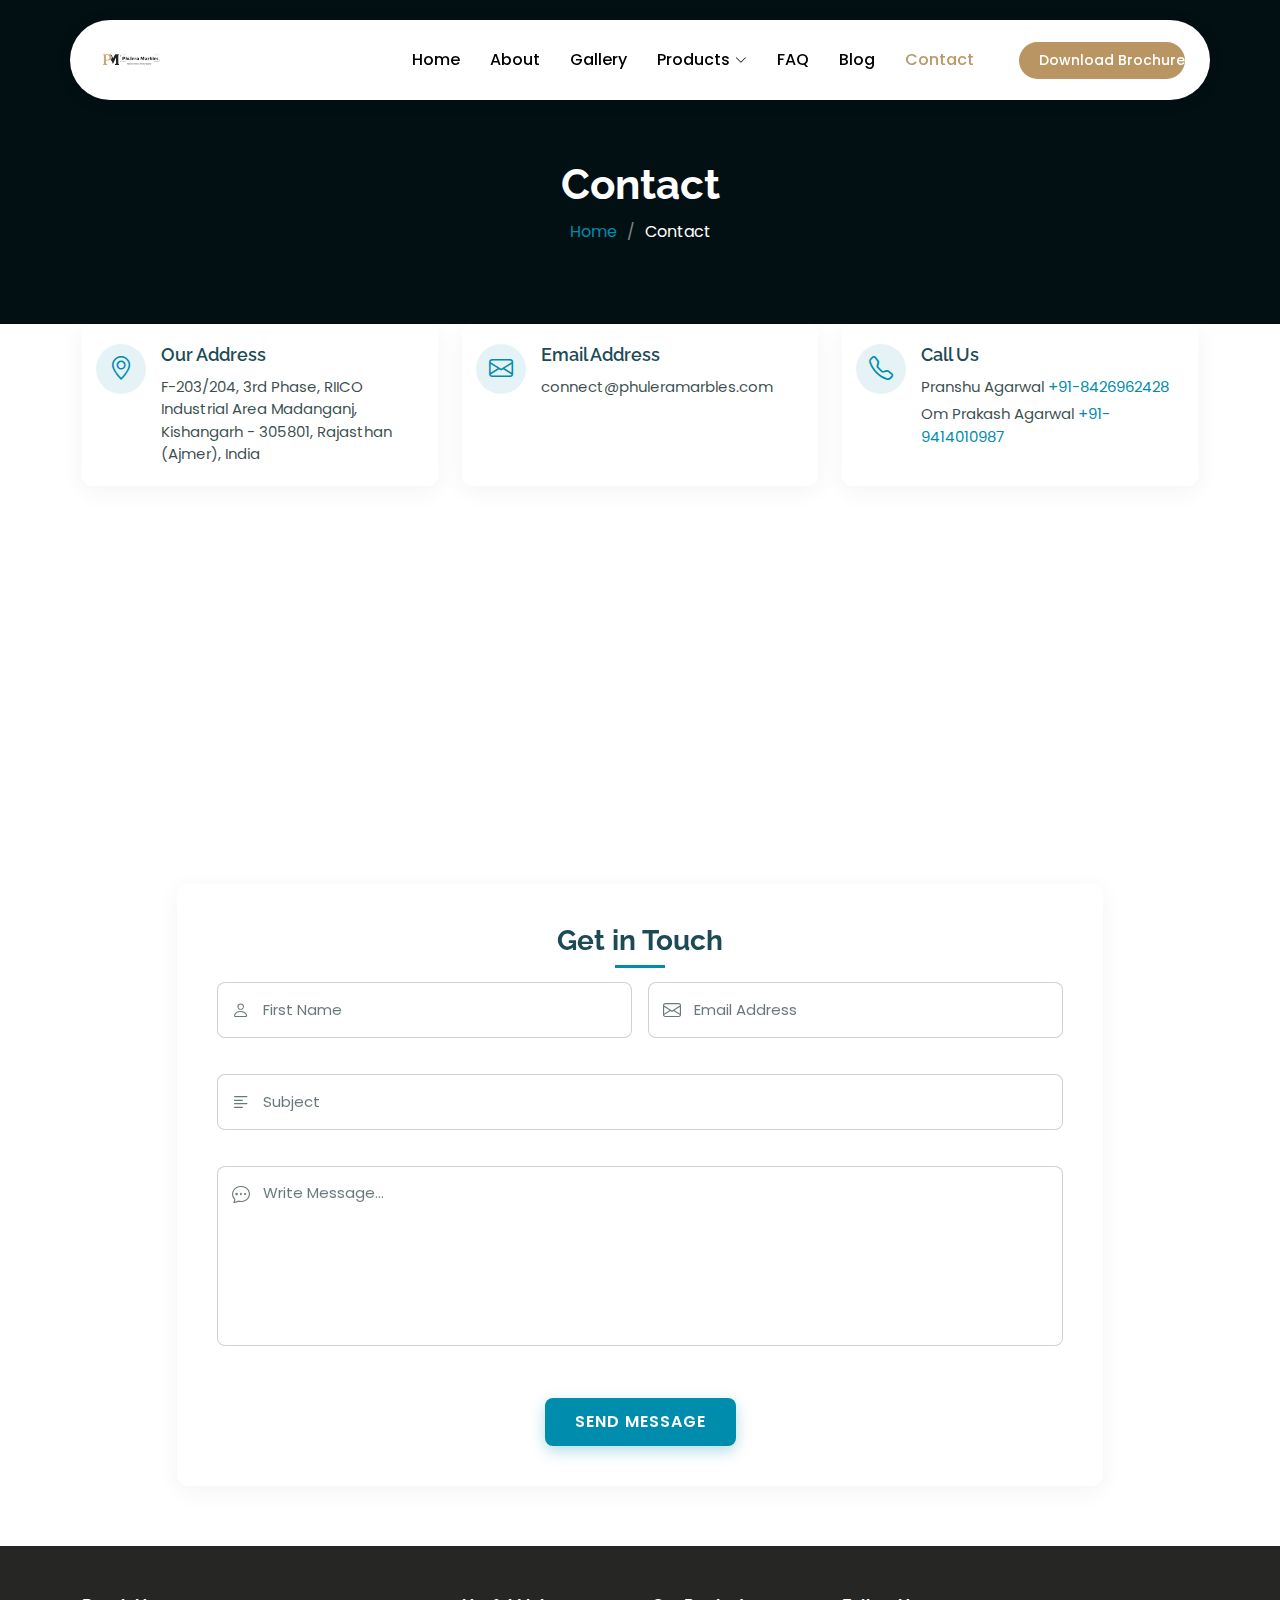
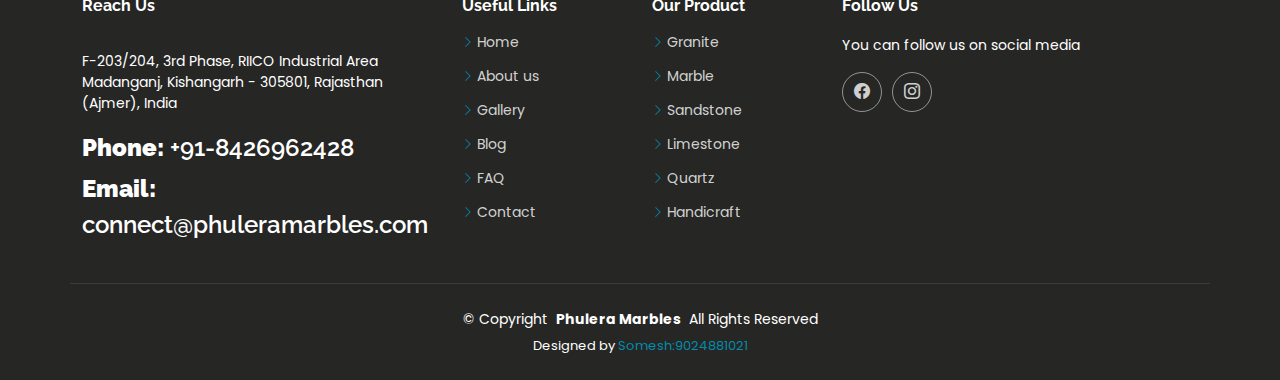
<file: contact.html>
<!DOCTYPE html>
<html lang="en">

<head>
  <meta charset="utf-8">
  <meta content="width=device-width, initial-scale=1.0" name="viewport">
  <title>Contact - Timeless Stones, Trusted Quality</title>
  <meta name="description" content="">
  <meta name="keywords" content="">

  <!-- Favicons -->
  <link href="assets/img/logo.png" rel="icon">
  <link href="assets/img/logo.png" rel="apple-touch-icon">

  <!-- Fonts -->
  <link href="https://fonts.googleapis.com" rel="preconnect">
  <link href="https://fonts.gstatic.com" rel="preconnect" crossorigin>
  <link href="https://fonts.googleapis.com/css2?family=Roboto:ital,wght@0,100;0,300;0,400;0,500;0,700;0,900;1,100;1,300;1,400;1,500;1,700;1,900&family=Poppins:ital,wght@0,100;0,200;0,300;0,400;0,500;0,600;0,700;0,800;0,900;1,100;1,200;1,300;1,400;1,500;1,600;1,700;1,800;1,900&family=Raleway:ital,wght@0,100;0,200;0,300;0,400;0,500;0,600;0,700;0,800;0,900;1,100;1,200;1,300;1,400;1,500;1,600;1,700;1,800;1,900&display=swap" rel="stylesheet">

  <!-- Vendor CSS Files -->
  <link href="assets/vendor/bootstrap/css/bootstrap.min.css" rel="stylesheet">
  <link href="assets/vendor/bootstrap-icons/bootstrap-icons.css" rel="stylesheet">
  <!-- <link href="assets/vendor/aos/aos.css" rel="stylesheet"> -->
  <link href="assets/vendor/swiper/swiper-bundle.min.css" rel="stylesheet">
  <link href="assets/vendor/glightbox/css/glightbox.min.css" rel="stylesheet">

  <!-- Main CSS File -->
  <link href="assets/css/main.css" rel="stylesheet">
  <link rel="stylesheet" href="./assets/css/media.css">

</head>

<body class="contact-page">

<header id="header" class="header d-flex align-items-center fixed-top">
  <div class="header-container container position-relative d-flex align-items-center justify-content-between">

    <div class="logo">
      <a href="index.html"><img src="./assets/img/newlogo.png" alt="Site Logo"></a>
    </div>
    <nav id="navmenu" class="navmenu">
      <ul>
        <li><a href="index.html">Home</a></li>
        <li><a href="about.html">About</a></li>
        <li><a href="gallery.html">Gallery</a></li>
         <li class="dropdown"><a href="#"><span>Products</span> <i class="bi bi-chevron-down toggle-dropdown"></i></a>
            <ul>
                <li><a href="granite.html">Granite</a></li>
                <li><a href="exoticgranite.html">Exotic Granite</a></li>
                
                  <li><a href="marble.html">Marble</a></li>
                  <li><a href="sandstone.html">Sandstone</a></li>
                  <li><a href="#">Limestone</a></li>
                  <li><a href="#">Quartz</a></li>
                  <li><a href="#">Handicraft</a></li>
            </ul>
          </li>
        
         <li><a href="faq.html">FAQ</a></li>
         <li><a href="blog.html">Blog</a></li>
        <li><a href="contact.html" class="active">Contact</a></li>
       <li><a class="btn-getstarted" href="destinations.html">Download Brochure</a></li>  
      </ul>
      <i class="mobile-nav-toggle d-xl-none bi bi-list"></i>
    </nav>
  </div>
</header>
  <main class="main">

    <!-- Page Title -->
    <div class="page-title dark-background" data-aos="fade" style="background-image: url(https://sati.co.in/wp-content/uploads/2022/11/11-e1668051633286.jpg);">
      <div class="container position-relative">
        <h1>Contact</h1>
        <nav class="breadcrumbs">
          <ol>
            <li><a href="index.html">Home</a></li>
            <li class="current">Contact</li>
          </ol>
        </nav>
      </div>
    </div><!-- End Page Title -->

    <!-- Contact Section -->
    <section id="contact" class="contact section">

      <div class="container" data-aos="fade-up" data-aos-delay="100">

        <!-- Contact Info Boxes -->
        <div class="row gy-4 mb-5">
          <div class="col-lg-4" data-aos="fade-up" data-aos-delay="100">
            <div class="contact-info-box">
              <div class="icon-box">
                <i class="bi bi-geo-alt"></i>
              </div>
              <div class="info-content">
                <h4>Our Address</h4>
                <p>F-203/204, 3rd Phase, RIICO Industrial Area Madanganj, Kishangarh - 305801, Rajasthan (Ajmer), India</p>
              </div>
            </div>
          </div>
          <div class="col-lg-4" data-aos="fade-up" data-aos-delay="200">
            <div class="contact-info-box">
              <div class="icon-box">
                <i class="bi bi-envelope"></i>
              </div>
              <div class="info-content">
                <h4>Email Address</h4>
                <p>connect@phuleramarbles.com</p>
                
              </div>
            </div>
          </div>
          <div class="col-lg-4" data-aos="fade-up" data-aos-delay="300">
            <div class="contact-info-box">
              <div class="icon-box">
                <i class="bi bi-telephone"></i>
              </div>
              <div class="info-content">
                <h4>Call Us</h4>
                <p>Pranshu Agarwal <a href="tel:+91-8426962428">+91-8426962428</a></p>
                <p>Om Prakash Agarwal <a href="tel:+91-9414010987">+91-9414010987</a></p>
              </div>
            </div>
          </div>
        </div>
      </div>

      <div class="map-section" data-aos="fade-up" data-aos-delay="200">
       <iframe src="https://www.google.com/maps/embed?pb=!1m18!1m12!1m3!1d3567.34258768127!2d74.8709632!3d26.605463500000003!2m3!1f0!2f0!3f0!3m2!1i1024!2i768!4f13.1!3m3!1m2!1s0x396bf12a2c33e241%3A0x72e7df985a18276e!2sPhulera%20Marbles%20Pvt.%20Ltd.!5e0!3m2!1sen!2sin!4v1754132942919!5m2!1sen!2sin" width="600" height="450" style="border:0;" allowfullscreen="" loading="lazy" referrerpolicy="no-referrer-when-downgrade"></iframe>
      </div>

      <div class="container form-container-overlap">
        <div class="row justify-content-center" data-aos="fade-up" data-aos-delay="300">
          <div class="col-lg-10">
            <div class="contact-form-wrapper">
              <h2 class="text-center mb-4">Get in Touch</h2>

              <form action="forms/contact.php" method="post" class="php-email-form">
                <div class="row g-3">
                  <div class="col-md-6">
                    <div class="form-group">
                      <div class="input-with-icon">
                        <i class="bi bi-person"></i>
                        <input type="text" class="form-control" name="name" placeholder="First Name" required="">
                      </div>
                    </div>
                  </div>

                  <div class="col-md-6">
                    <div class="form-group">
                      <div class="input-with-icon">
                        <i class="bi bi-envelope"></i>
                        <input type="email" class="form-control" name="email" placeholder="Email Address" required="">
                      </div>
                    </div>
                  </div>

                  <div class="col-md-12">
                    <div class="form-group">
                      <div class="input-with-icon">
                        <i class="bi bi-text-left"></i>
                        <input type="text" class="form-control" name="subject" placeholder="Subject" required="">
                      </div>
                    </div>
                  </div>

                  <div class="col-12">
                    <div class="form-group">
                      <div class="input-with-icon">
                        <i class="bi bi-chat-dots message-icon"></i>
                        <textarea class="form-control" name="message" placeholder="Write Message..." style="height: 180px" required=""></textarea>
                      </div>
                    </div>
                  </div>

                  <div class="col-12">
                    <div class="loading">Loading</div>
                    <div class="error-message"></div>
                    <div class="sent-message">Your message has been sent. Thank you!</div>
                  </div>

                  <div class="col-12 text-center">
                    <button type="submit" class="btn btn-primary btn-submit">SEND MESSAGE</button>
                  </div>
                </div>
              </form>
            </div>
          </div>
        </div>
      </div>
    </section>
  </main>

   <footer id="footer" class="footer position-relative dark-background">
    <div class="container footer-top">
      <div class="row gy-4">
        <div class="col-lg-4 col-md-6 footer-about">
          <a href="index.html" class="d-flex align-items-center">
           <h4>Reach Us</h4>
          </a>
          <div class="footer-contact pt-3 footercontent">
            <p>F-203/204, 3rd Phase, RIICO Industrial Area Madanganj, Kishangarh - 305801, Rajasthan (Ajmer), India </p>
            <p></p>
           <a href="tel:+918426962428"> <p class="mt-3"><strong>Phone:</strong> <span>+91-8426962428</span></p></a>
           <a href="mailto:"><p><strong>Email:</strong> <span>connect@phuleramarbles.com</span></p></a> 
          </div>
        </div>

        <div class="col-lg-2 col-md-3 footer-links">
          <h4>Useful Links</h4>
          <ul>
            <li><i class="bi bi-chevron-right"></i> <a href="#">Home</a></li>
            <li><i class="bi bi-chevron-right"></i> <a href="./about.html">About us</a></li>
            <li><i class="bi bi-chevron-right"></i> <a href="#">Gallery</a></li>
            <li><i class="bi bi-chevron-right"></i> <a href="#">Blog</a></li>
            <li><i class="bi bi-chevron-right"></i> <a href="#">FAQ</a></li>
            <li><i class="bi bi-chevron-right"></i> <a href="#">Contact</a></li>
          </ul>
        </div>

        <div class="col-lg-2 col-md-3 footer-links">
          <h4>Our Product</h4>
          <ul>
            <li><i class="bi bi-chevron-right"></i> <a href="granite.html">Granite</a></li>
            <li><i class="bi bi-chevron-right"></i> <a href="#">Marble</a></li>
            <li><i class="bi bi-chevron-right"></i> <a href="#">Sandstone</a></li>
            <li><i class="bi bi-chevron-right"></i> <a href="#">Limestone</a></li>
            <li><i class="bi bi-chevron-right"></i> <a href="#">Quartz</a></li>
            <li><i class="bi bi-chevron-right"></i> <a href="#">Handicraft</a></li>
          </ul>
        </div>
        <div class="col-lg-4 col-md-12">
          <h4>Follow Us</h4>
          <p>You can follow us on social media</p>
          <div class="social-links d-flex">
            <a href=""><i class="bi bi-facebook"></i></a>
            <a href="https://www.instagram.com/phulera_marbles_pvt_ltd/"><i class="bi bi-instagram"></i></a>
          </div>
        </div>

      </div>
    </div>

    <div class="container copyright text-center mt-4">
    <p>© <span>Copyright</span> <strong class="px-1 sitename">Phulera Marbles</strong> <span>All Rights Reserved</span></p>
     <div class="credits">
        Designed by <a href="tel:9024881021">Somesh:9024881021</a>
      </div>
    </div>

  </footer>
  <!-- Scroll Top -->
  <a href="#" id="scroll-top" class="scroll-top d-flex align-items-center justify-content-center"><i class="bi bi-arrow-up-short"></i></a>

  <!-- Vendor JS Files -->
  <script src="assets/vendor/bootstrap/js/bootstrap.bundle.min.js"></script>
  <script src="assets/vendor/php-email-form/validate.js"></script>
  <!-- <script src="assets/vendor/aos/aos.js"></script> -->
  <script src="assets/vendor/purecounter/purecounter_vanilla.js"></script>
  <script src="assets/vendor/swiper/swiper-bundle.min.js"></script>
  <script src="assets/vendor/isotope-layout/isotope.pkgd.min.js"></script>
  <script src="assets/vendor/imagesloaded/imagesloaded.pkgd.min.js"></script>
  <script src="assets/vendor/glightbox/js/glightbox.min.js"></script>

  <!-- Main JS File -->
  <script src="assets/js/main.js"></script>

</body>

</html>
</file>
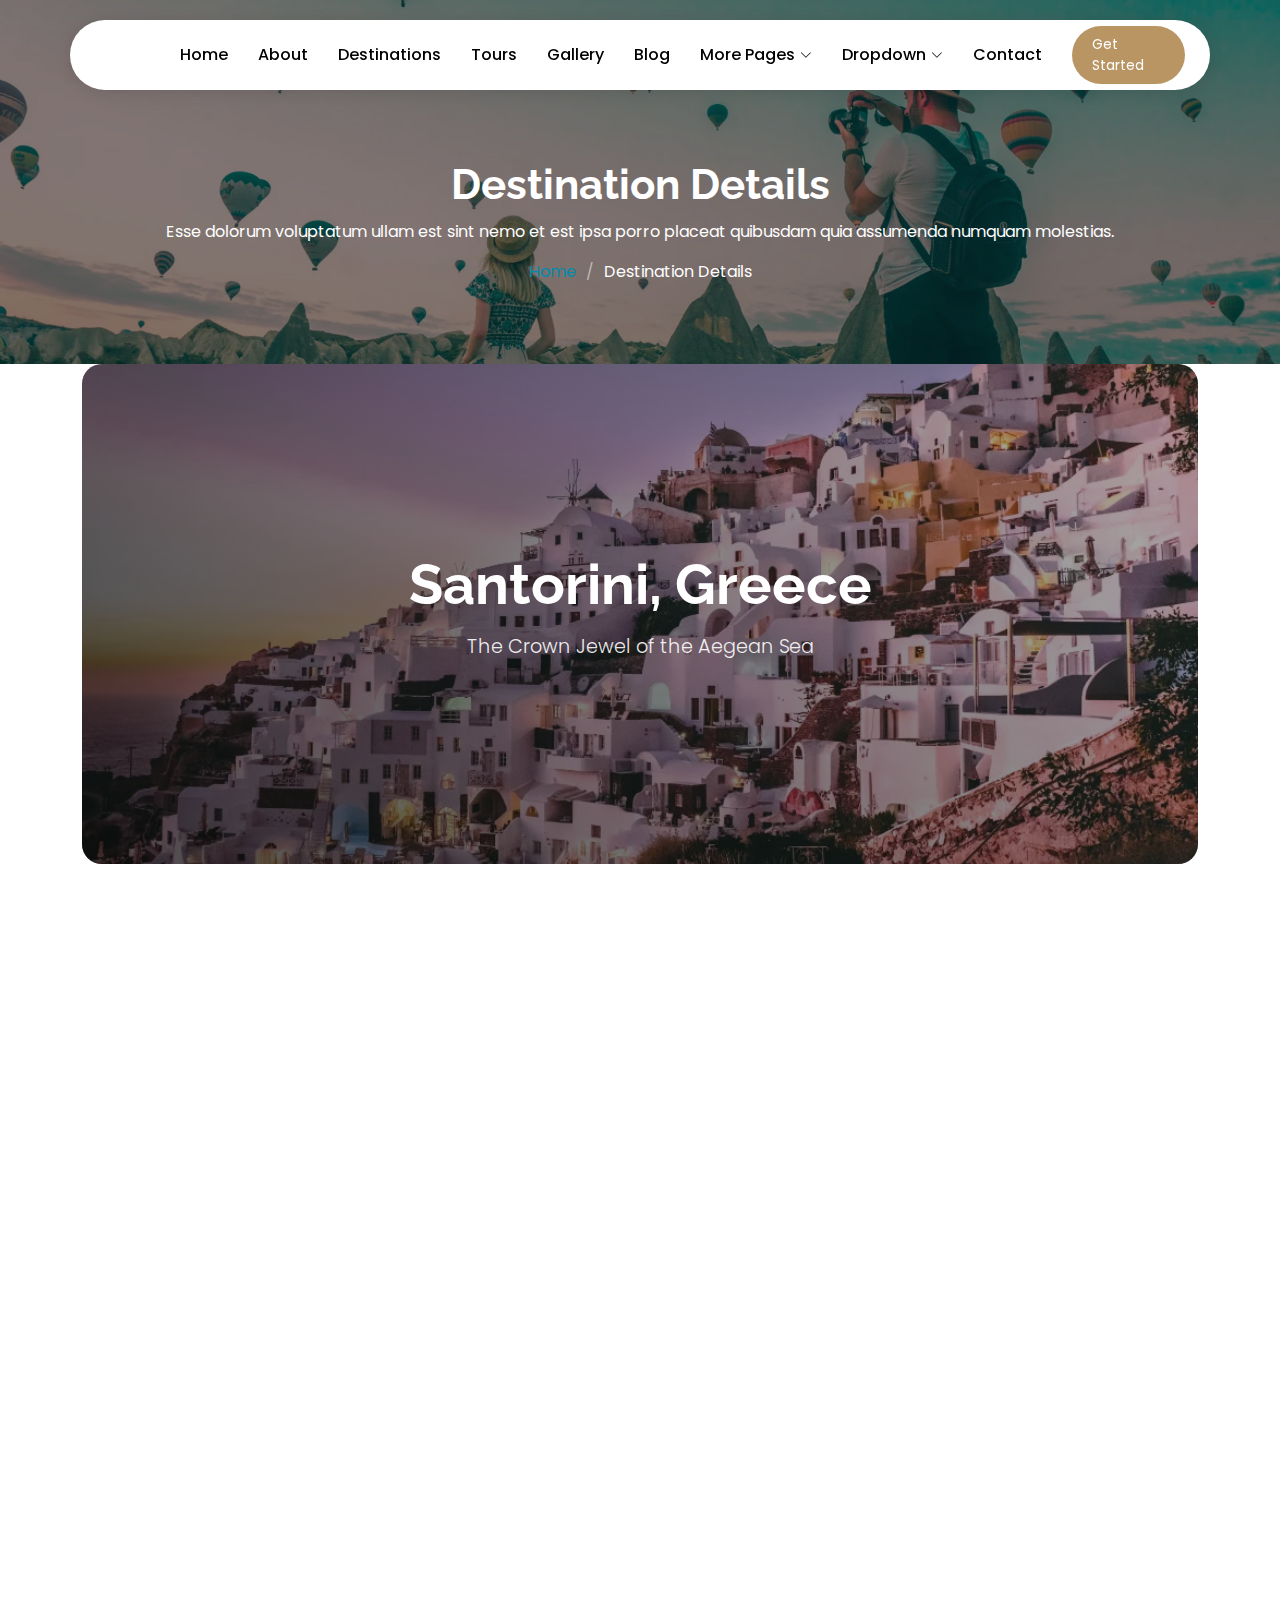
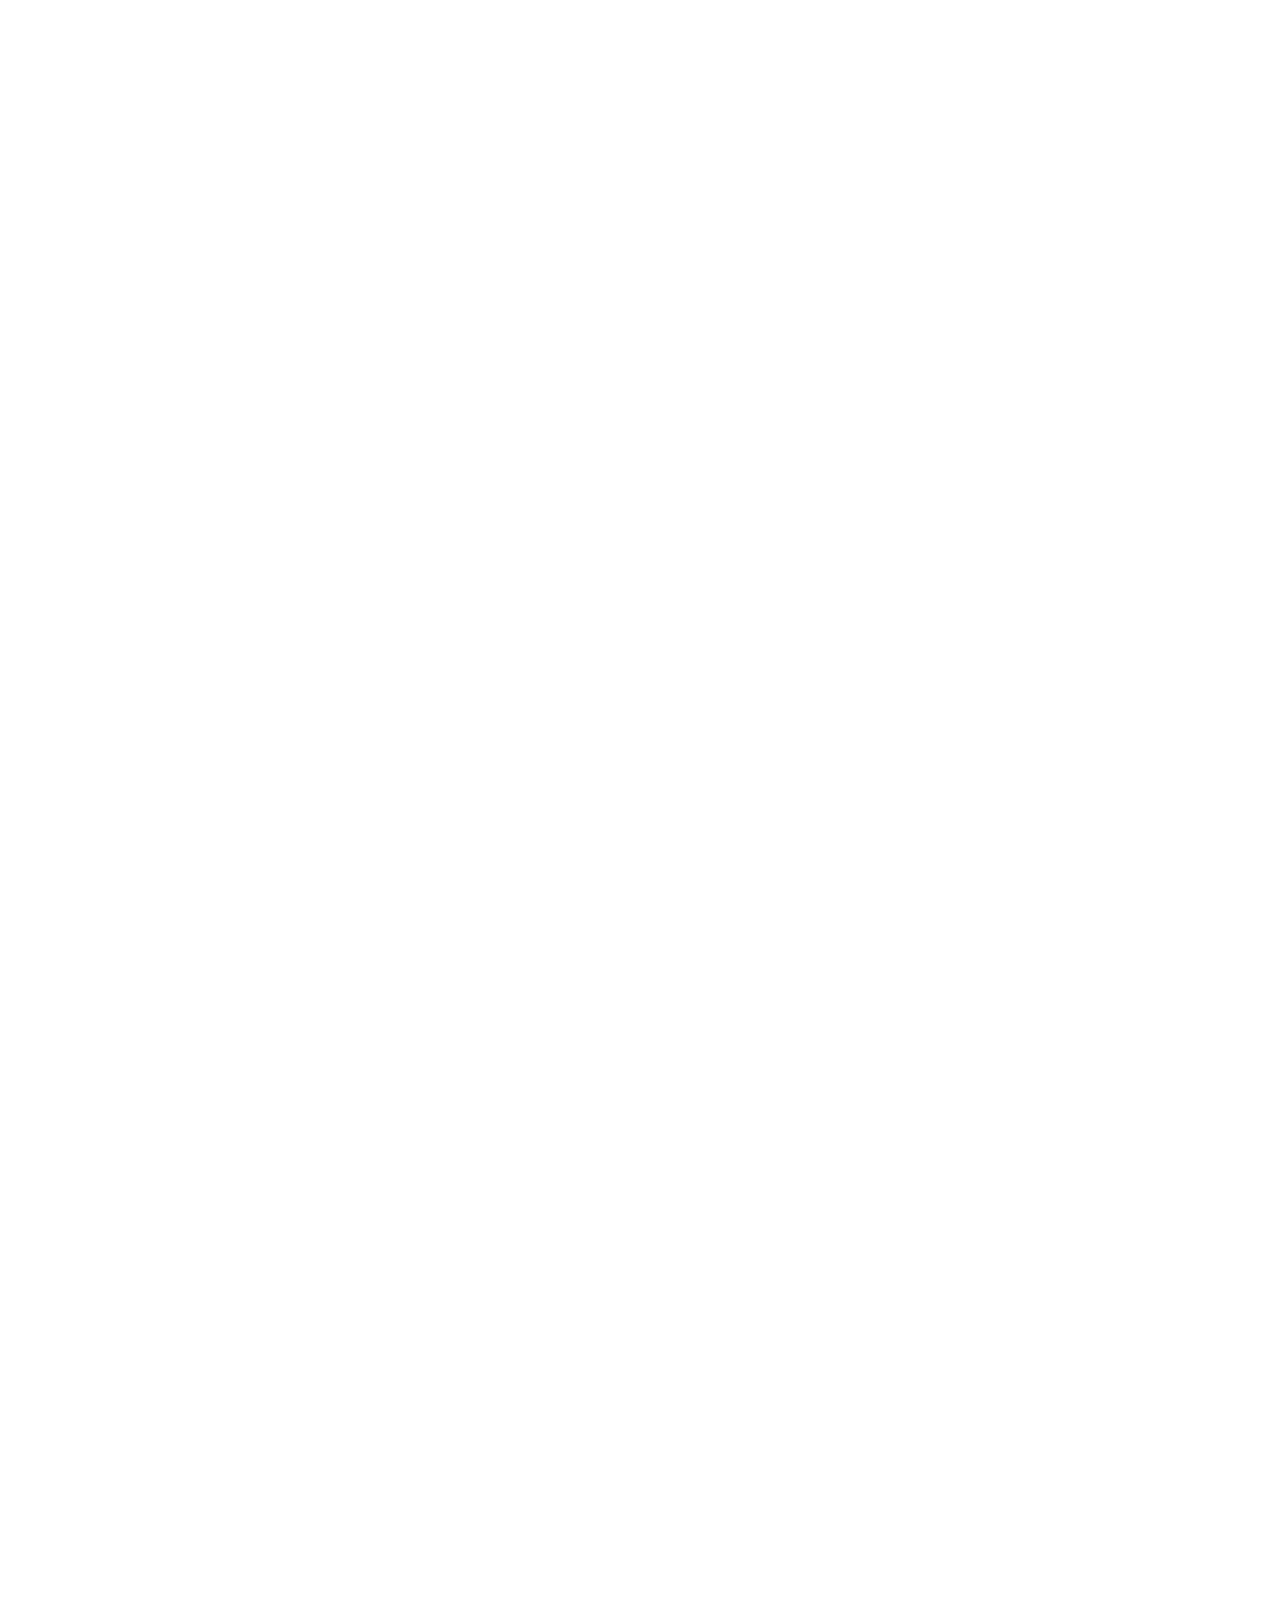
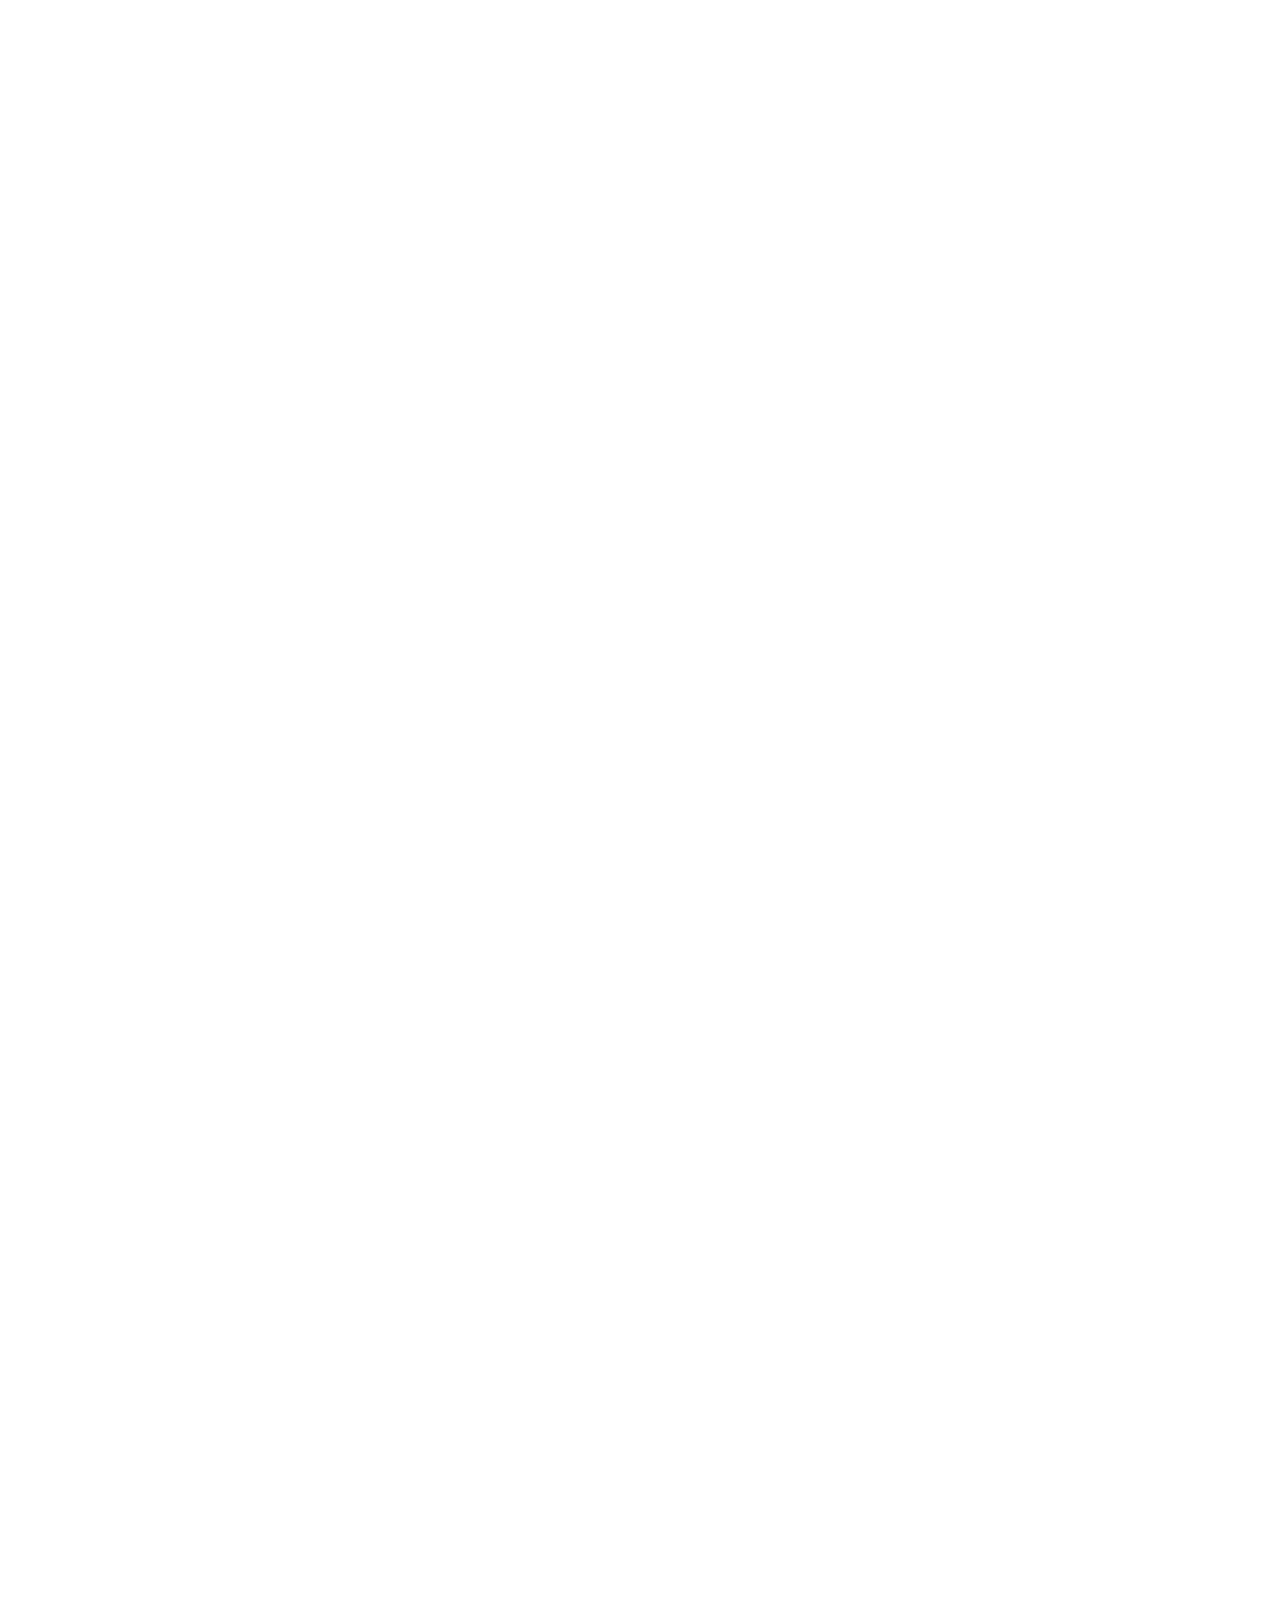
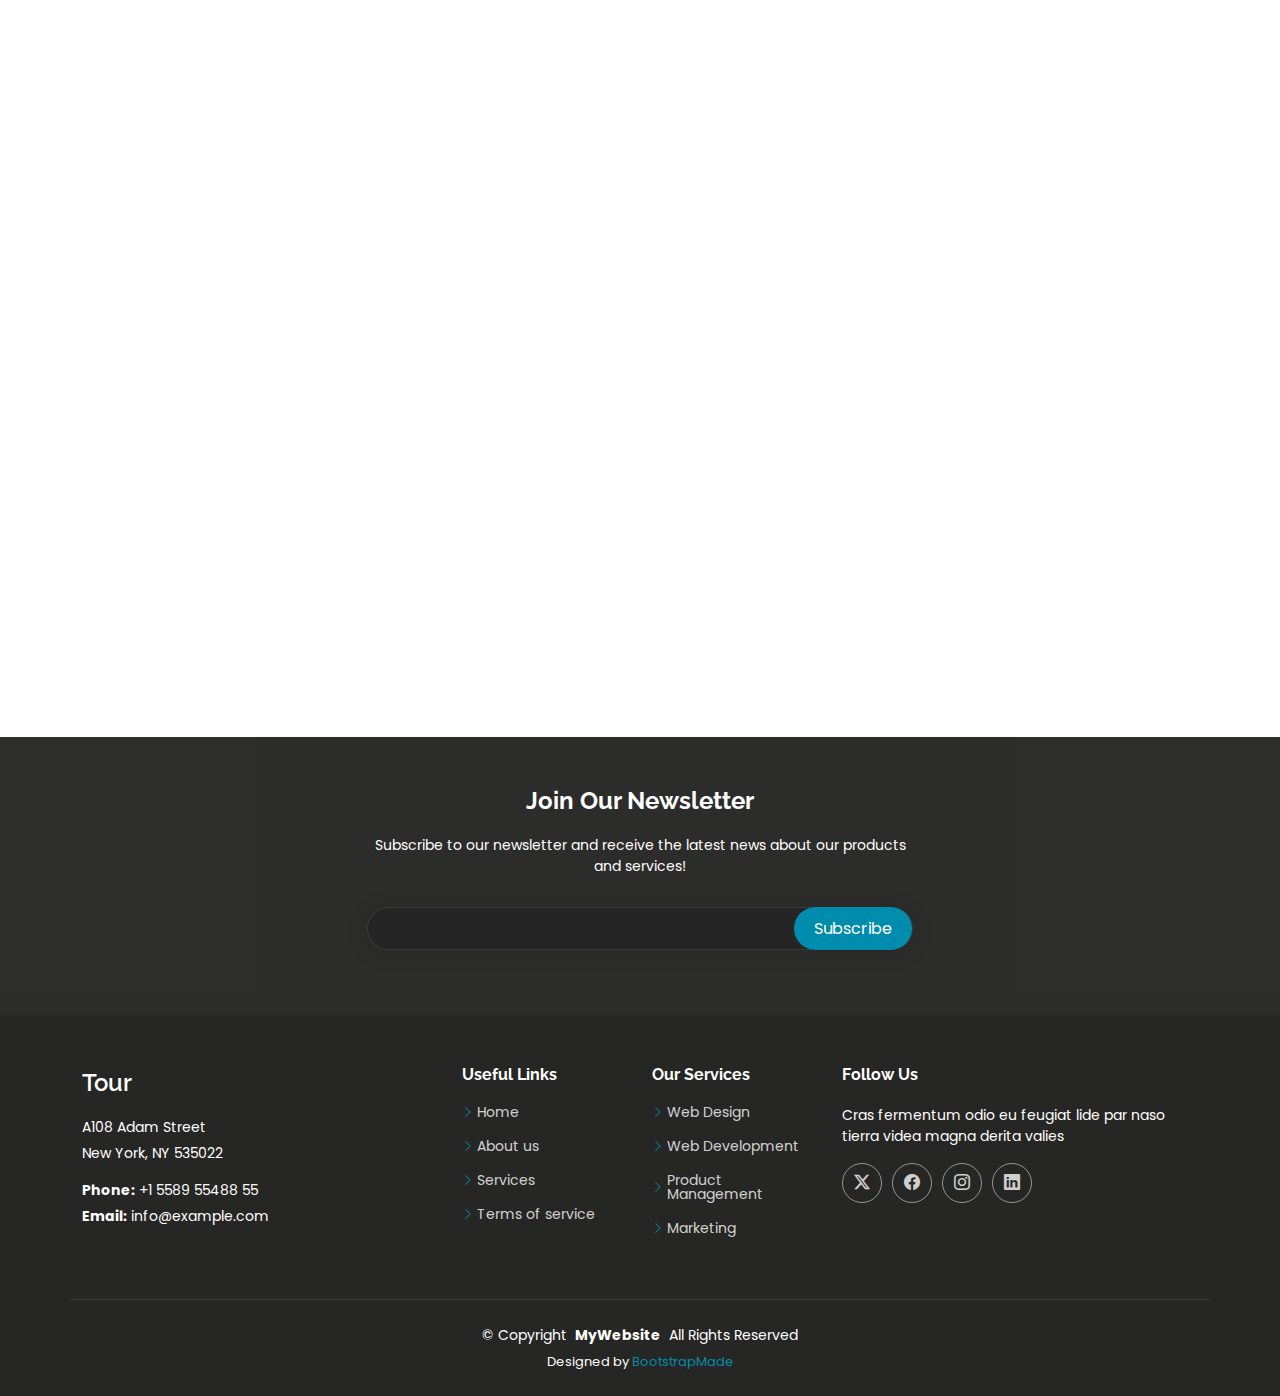
<file: destination-details.html>
<!DOCTYPE html>
<html lang="en">

<head>
  <meta charset="utf-8">
  <meta content="width=device-width, initial-scale=1.0" name="viewport">
  <title>Destination Details - Tour Bootstrap Template</title>
  <meta name="description" content="">
  <meta name="keywords" content="">

  <!-- Favicons -->
  <link href="assets/img/favicon.png" rel="icon">
  <link href="assets/img/apple-touch-icon.png" rel="apple-touch-icon">

  <!-- Fonts -->
  <link href="https://fonts.googleapis.com" rel="preconnect">
  <link href="https://fonts.gstatic.com" rel="preconnect" crossorigin>
  <link href="https://fonts.googleapis.com/css2?family=Roboto:ital,wght@0,100;0,300;0,400;0,500;0,700;0,900;1,100;1,300;1,400;1,500;1,700;1,900&family=Poppins:ital,wght@0,100;0,200;0,300;0,400;0,500;0,600;0,700;0,800;0,900;1,100;1,200;1,300;1,400;1,500;1,600;1,700;1,800;1,900&family=Raleway:ital,wght@0,100;0,200;0,300;0,400;0,500;0,600;0,700;0,800;0,900;1,100;1,200;1,300;1,400;1,500;1,600;1,700;1,800;1,900&display=swap" rel="stylesheet">

  <!-- Vendor CSS Files -->
  <link href="assets/vendor/bootstrap/css/bootstrap.min.css" rel="stylesheet">
  <link href="assets/vendor/bootstrap-icons/bootstrap-icons.css" rel="stylesheet">
  <link href="assets/vendor/aos/aos.css" rel="stylesheet">
  <link href="assets/vendor/swiper/swiper-bundle.min.css" rel="stylesheet">
  <link href="assets/vendor/glightbox/css/glightbox.min.css" rel="stylesheet">

  <!-- Main CSS File -->
  <link href="assets/css/main.css" rel="stylesheet">

  <!-- =======================================================
  * Template Name: Tour
  * Template URL: https://bootstrapmade.com/tour-bootstrap-travel-website-template/
  * Updated: Jul 01 2025 with Bootstrap v5.3.7
  * Author: BootstrapMade.com
  * License: https://bootstrapmade.com/license/
  ======================================================== -->
</head>

<body class="destination-details-page">

  <header id="header" class="header d-flex align-items-center fixed-top">
    <div class="header-container container-fluid container-xl position-relative d-flex align-items-center justify-content-between">

      <a href="index.html" class="logo d-flex align-items-center me-auto me-xl-0">
        <!-- Uncomment the line below if you also wish to use an image logo -->
        <!-- <img src="assets/img/logo.webp" alt=""> -->
        <h1 class="sitename">Tour</h1>
      </a>

      <nav id="navmenu" class="navmenu">
        <ul>
          <li><a href="index.html">Home</a></li>
          <li><a href="about.html">About</a></li>
          <li><a href="destinations.html">Destinations</a></li>
          <li><a href="tours.html">Tours</a></li>
          <li><a href="gallery.html">Gallery</a></li>
          <li><a href="blog.html">Blog</a></li>
          <li class="dropdown"><a href="#"><span>More Pages</span> <i class="bi bi-chevron-down toggle-dropdown"></i></a>
            <ul>
              <li><a href="destination-details.html" class="active">Destination Details</a></li>
              <li><a href="tour-details.html">Tour Details</a></li>
              <li><a href="booking.html">Booking</a></li>
              <li><a href="testimonials">Testimonials</a></li>
              <li><a href="faq.html">Frequently Asked Questions</a></li>
              <li><a href="blog-details.html">Blog Details</a></li>
              <li><a href="terms.html">Terms</a></li>
              <li><a href="privacy.html">Privacy</a></li>
              <li><a href="404.html">404</a></li>
            </ul>
          </li>
          <li class="dropdown"><a href="#"><span>Dropdown</span> <i class="bi bi-chevron-down toggle-dropdown"></i></a>
            <ul>
              <li><a href="#">Dropdown 1</a></li>
              <li class="dropdown"><a href="#"><span>Deep Dropdown</span> <i class="bi bi-chevron-down toggle-dropdown"></i></a>
                <ul>
                  <li><a href="#">Deep Dropdown 1</a></li>
                  <li><a href="#">Deep Dropdown 2</a></li>
                  <li><a href="#">Deep Dropdown 3</a></li>
                  <li><a href="#">Deep Dropdown 4</a></li>
                  <li><a href="#">Deep Dropdown 5</a></li>
                </ul>
              </li>
              <li><a href="#">Dropdown 2</a></li>
              <li><a href="#">Dropdown 3</a></li>
              <li><a href="#">Dropdown 4</a></li>
            </ul>
          </li>
          <li><a href="contact.html">Contact</a></li>
        </ul>
        <i class="mobile-nav-toggle d-xl-none bi bi-list"></i>
      </nav>

      <a class="btn-getstarted" href="destiantios.html">Get Started</a>

    </div>
  </header>

  <main class="main">

    <!-- Page Title -->
    <div class="page-title dark-background" data-aos="fade" style="background-image: url(assets/img/travel/showcase-8.webp);">
      <div class="container position-relative">
        <h1>Destination Details</h1>
        <p>Esse dolorum voluptatum ullam est sint nemo et est ipsa porro placeat quibusdam quia assumenda numquam molestias.</p>
        <nav class="breadcrumbs">
          <ol>
            <li><a href="index.html">Home</a></li>
            <li class="current">Destination Details</li>
          </ol>
        </nav>
      </div>
    </div><!-- End Page Title -->

    <!-- Travel Destination Details Section -->
    <section id="travel-destination-details" class="travel-destination-details section">

      <div class="container" data-aos="fade-up" data-aos-delay="100">

        <!-- Hero Section -->
        <div class="destination-hero" data-aos="fade-up" data-aos-delay="100">
          <div class="hero-image">
            <img src="assets/img/travel/destination-3.webp" alt="Santorini" class="img-fluid">
            <div class="hero-overlay">
              <div class="hero-content">
                <h1>Santorini, Greece</h1>
                <p class="hero-tagline">The Crown Jewel of the Aegean Sea</p>
              </div>
            </div>
          </div>
        </div>

        <!-- Overview Section -->
        <div class="destination-overview" data-aos="fade-up" data-aos-delay="200">
          <div class="row">
            <div class="col-lg-8 mx-auto">
              <h2>Discover the Magic</h2>
              <p>Perched on volcanic cliffs overlooking the deep blue Aegean Sea, Santorini captivates visitors with its iconic white-washed buildings, stunning sunsets, and rich ancient history. This enchanting Greek island offers a perfect blend of relaxation and adventure, from exploring archaeological sites to savoring world-class wines in dramatic clifftop settings.</p>
            </div>
          </div>
        </div>

        <!-- Attractions Section -->
        <div class="attractions-section" data-aos="fade-up" data-aos-delay="300">
          <div class="section-header">
            <h2>Must-Visit Attractions</h2>
            <p>Experience the best of what Santorini has to offer</p>
          </div>
          <div class="row gy-4">
            <div class="col-lg-4 col-md-6" data-aos="zoom-in" data-aos-delay="100">
              <div class="attraction-item">
                <div class="attraction-image">
                  <img src="assets/img/travel/destination-3.webp" alt="Oia Village" class="img-fluid">
                </div>
                <div class="attraction-content">
                  <h4>Oia Village</h4>
                  <p>Famous for its breathtaking sunsets and traditional Cycladic architecture with blue-domed churches.</p>
                </div>
              </div>
            </div>
            <div class="col-lg-4 col-md-6" data-aos="zoom-in" data-aos-delay="200">
              <div class="attraction-item">
                <div class="attraction-image">
                  <img src="assets/img/travel/destination-7.webp" alt="Red Beach" class="img-fluid">
                </div>
                <div class="attraction-content">
                  <h4>Red Beach</h4>
                  <p>A unique volcanic beach with dramatic red cliffs and crystal-clear waters perfect for swimming.</p>
                </div>
              </div>
            </div>
            <div class="col-lg-4 col-md-6" data-aos="zoom-in" data-aos-delay="300">
              <div class="attraction-item">
                <div class="attraction-image">
                  <img src="assets/img/travel/destination-12.webp" alt="Akrotiri Ruins" class="img-fluid">
                </div>
                <div class="attraction-content">
                  <h4>Akrotiri Archaeological Site</h4>
                  <p>Explore the well-preserved ruins of an ancient Minoan settlement frozen in time by volcanic ash.</p>
                </div>
              </div>
            </div>
            <div class="col-lg-4 col-md-6" data-aos="zoom-in" data-aos-delay="100">
              <div class="attraction-item">
                <div class="attraction-image">
                  <img src="assets/img/travel/destination-15.webp" alt="Fira Town" class="img-fluid">
                </div>
                <div class="attraction-content">
                  <h4>Fira Town</h4>
                  <p>The vibrant capital offering shopping, dining, and spectacular views of the caldera.</p>
                </div>
              </div>
            </div>
            <div class="col-lg-4 col-md-6" data-aos="zoom-in" data-aos-delay="200">
              <div class="attraction-item">
                <div class="attraction-image">
                  <img src="assets/img/travel/destination-18.webp" alt="Wine Tasting" class="img-fluid">
                </div>
                <div class="attraction-content">
                  <h4>Santo Wines Winery</h4>
                  <p>Sample exceptional local wines while enjoying panoramic views of the volcanic landscape.</p>
                </div>
              </div>
            </div>
            <div class="col-lg-4 col-md-6" data-aos="zoom-in" data-aos-delay="300">
              <div class="attraction-item">
                <div class="attraction-image">
                  <img src="assets/img/travel/destination-9.webp" alt="Volcano Tour" class="img-fluid">
                </div>
                <div class="attraction-content">
                  <h4>Nea Kameni Volcano</h4>
                  <p>Take a boat trip to the active volcano crater and natural hot springs in the caldera.</p>
                </div>
              </div>
            </div>
          </div>
        </div>

        <!-- Tours Available Section -->
        <div class="tours-section" data-aos="fade-up" data-aos-delay="400">
          <div class="section-header">
            <h2>Available Tours &amp; Experiences</h2>
            <p>Choose from our carefully curated selection of Santorini adventures</p>
          </div>
          <div class="row gy-4">
            <div class="col-lg-4 col-md-6" data-aos="fade-up" data-aos-delay="100">
              <div class="tour-card">
                <div class="tour-image">
                  <img src="assets/img/travel/tour-5.webp" alt="Sunset Cruise" class="img-fluid">
                  <div class="tour-price">
                    <span>$129</span>
                  </div>
                </div>
                <div class="tour-content">
                  <div class="tour-meta">
                    <span class="duration"><i class="bi bi-clock"></i> 5 hours</span>
                    <span class="rating"><i class="bi bi-star-fill"></i> 4.8</span>
                  </div>
                  <h4>Santorini Sunset Cruise</h4>
                  <p>Sail around the caldera while enjoying a magnificent sunset, with dinner and wine included.</p>
                  <a href="#" class="btn-tour">Book Now</a>
                </div>
              </div>
            </div>
            <div class="col-lg-4 col-md-6" data-aos="fade-up" data-aos-delay="200">
              <div class="tour-card">
                <div class="tour-image">
                  <img src="assets/img/travel/tour-12.webp" alt="Wine Tour" class="img-fluid">
                  <div class="tour-price">
                    <span>$95</span>
                  </div>
                </div>
                <div class="tour-content">
                  <div class="tour-meta">
                    <span class="duration"><i class="bi bi-clock"></i> 6 hours</span>
                    <span class="rating"><i class="bi bi-star-fill"></i> 4.9</span>
                  </div>
                  <h4>Wine Tasting &amp; Cultural Tour</h4>
                  <p>Discover the unique terroir of Santorini with visits to traditional wineries and historical sites.</p>
                  <a href="#" class="btn-tour">Book Now</a>
                </div>
              </div>
            </div>
            <div class="col-lg-4 col-md-6" data-aos="fade-up" data-aos-delay="300">
              <div class="tour-card">
                <div class="tour-image">
                  <img src="assets/img/travel/tour-18.webp" alt="Photography Tour" class="img-fluid">
                  <div class="tour-price">
                    <span>$155</span>
                  </div>
                </div>
                <div class="tour-content">
                  <div class="tour-meta">
                    <span class="duration"><i class="bi bi-clock"></i> 4 hours</span>
                    <span class="rating"><i class="bi bi-star-fill"></i> 4.7</span>
                  </div>
                  <h4>Photography Walking Tour</h4>
                  <p>Capture the most photogenic spots of Oia and Fira with a professional photographer guide.</p>
                  <a href="#" class="btn-tour">Book Now</a>
                </div>
              </div>
            </div>
          </div>
        </div>

        <!-- Interactive Map Section -->
        <div class="map-section" data-aos="fade-up" data-aos-delay="500">
          <div class="section-header">
            <h2>Explore the Island</h2>
            <p>Interactive map with key attractions and tour meeting points</p>
          </div>
          <div class="map-container">
            <div class="map-embed">
              <iframe src="https://www.google.com/maps/embed?pb=!1m18!1m12!1m3!1d50234.23984454287!2d25.375799!3d36.393156!2m3!1f0!2f0!3f0!3m2!1i1024!2i768!4f13.1!3m3!1m2!1s0x1499ce86adfd9ff7%3A0xb2a761f740d68afc!2sSantorini%2C%20Greece!5e0!3m2!1sen!2sus!4v1647887432123!5m2!1sen!2sus" allowfullscreen="" loading="lazy" referrerpolicy="no-referrer-when-downgrade"></iframe>
            </div>
            <div class="map-points">
              <div class="point-item">
                <i class="bi bi-geo-alt-fill"></i>
                <span>Oia Village - Main Square</span>
              </div>
              <div class="point-item">
                <i class="bi bi-geo-alt-fill"></i>
                <span>Fira Port - Ferry Terminal</span>
              </div>
              <div class="point-item">
                <i class="bi bi-geo-alt-fill"></i>
                <span>Akrotiri Site - Entrance</span>
              </div>
              <div class="point-item">
                <i class="bi bi-geo-alt-fill"></i>
                <span>Red Beach - Parking Area</span>
              </div>
            </div>
          </div>
        </div>

        <!-- Practical Information Section -->
        <div class="practical-info" data-aos="fade-up" data-aos-delay="600">
          <div class="section-header">
            <h2>Essential Travel Information</h2>
            <p>Everything you need to know for your Santorini adventure</p>
          </div>
          <div class="row gy-4">
            <div class="col-lg-3 col-md-6" data-aos="fade-up" data-aos-delay="100">
              <div class="info-item">
                <div class="info-icon">
                  <i class="bi bi-calendar-event"></i>
                </div>
                <h4>Best Time to Visit</h4>
                <p>April to November for warm weather. Peak season: June-August. Shoulder seasons offer fewer crowds and lower prices.</p>
              </div>
            </div>
            <div class="col-lg-3 col-md-6" data-aos="fade-up" data-aos-delay="200">
              <div class="info-item">
                <div class="info-icon">
                  <i class="bi bi-thermometer-sun"></i>
                </div>
                <h4>Weather &amp; Climate</h4>
                <p>Mediterranean climate with hot, dry summers (75-85°F) and mild winters. Sea breeze provides natural cooling.</p>
              </div>
            </div>
            <div class="col-lg-3 col-md-6" data-aos="fade-up" data-aos-delay="300">
              <div class="info-item">
                <div class="info-icon">
                  <i class="bi bi-currency-euro"></i>
                </div>
                <h4>Currency &amp; Language</h4>
                <p>Euro (EUR) is the official currency. Greek is the primary language, though English is widely spoken in tourist areas.</p>
              </div>
            </div>
            <div class="col-lg-3 col-md-6" data-aos="fade-up" data-aos-delay="400">
              <div class="info-item">
                <div class="info-icon">
                  <i class="bi bi-passport"></i>
                </div>
                <h4>Visa Requirements</h4>
                <p>EU citizens need only an ID card. US, Canada, Australia citizens need valid passport for stays up to 90 days.</p>
              </div>
            </div>
          </div>
          <div class="travel-tips" data-aos="fade-up" data-aos-delay="500">
            <h3>Local Tips &amp; Cultural Insights</h3>
            <div class="row">
              <div class="col-md-6">
                <ul class="tips-list">
                  <li><i class="bi bi-check-circle"></i> Book sunset dinner reservations well in advance</li>
                  <li><i class="bi bi-check-circle"></i> Wear comfortable walking shoes for cobblestone streets</li>
                  <li><i class="bi bi-check-circle"></i> Carry sun protection - the Aegean sun can be intense</li>
                </ul>
              </div>
              <div class="col-md-6">
                <ul class="tips-list">
                  <li><i class="bi bi-check-circle"></i> Respect local customs and dress codes at religious sites</li>
                  <li><i class="bi bi-check-circle"></i> Try local specialties: fava beans, cherry tomatoes, and Assyrtiko wine</li>
                  <li><i class="bi bi-check-circle"></i> Use public transportation or rent ATVs for island exploration</li>
                </ul>
              </div>
            </div>
          </div>
        </div>

        <!-- Photo Gallery Section -->
        <div class="gallery-section" data-aos="fade-up" data-aos-delay="700">
          <div class="section-header">
            <h2>Gallery</h2>
            <p>Immerse yourself in the beauty of Santorini</p>
          </div>
          <div class="gallery-slider swiper init-swiper">
            <script type="application/json" class="swiper-config">
              {
                "loop": true,
                "speed": 600,
                "autoplay": {
                  "delay": 4000
                },
                "slidesPerView": 1,
                "breakpoints": {
                  "768": {
                    "slidesPerView": 2
                  },
                  "992": {
                    "slidesPerView": 3
                  }
                },
                "pagination": {
                  "el": ".swiper-pagination",
                  "type": "bullets",
                  "clickable": true
                }
              }
            </script>
            <div class="swiper-wrapper">
              <div class="swiper-slide">
                <div class="gallery-item">
                  <img src="assets/img/travel/misc-5.webp" alt="Santorini View" class="img-fluid">
                </div>
              </div>
              <div class="swiper-slide">
                <div class="gallery-item">
                  <img src="assets/img/travel/misc-12.webp" alt="Santorini Architecture" class="img-fluid">
                </div>
              </div>
              <div class="swiper-slide">
                <div class="gallery-item">
                  <img src="assets/img/travel/misc-8.webp" alt="Santorini Sunset" class="img-fluid">
                </div>
              </div>
              <div class="swiper-slide">
                <div class="gallery-item">
                  <img src="assets/img/travel/misc-15.webp" alt="Santorini Beach" class="img-fluid">
                </div>
              </div>
              <div class="swiper-slide">
                <div class="gallery-item">
                  <img src="assets/img/travel/misc-3.webp" alt="Santorini Culture" class="img-fluid">
                </div>
              </div>
            </div>
            <div class="swiper-pagination"></div>
          </div>
        </div>

        <!-- Call to Action Section -->
        <div class="cta-section" data-aos="fade-up" data-aos-delay="800">
          <div class="row">
            <div class="col-lg-8 mx-auto text-center">
              <h2>Ready to Experience Santorini?</h2>
              <p>Let our travel experts help you create the perfect Santorini itinerary tailored to your interests and budget.</p>
              <div class="cta-buttons">
                <a href="#" class="btn btn-primary">View All Tours</a>
                <a href="#" class="btn btn-outline">Contact Travel Expert</a>
              </div>
            </div>
          </div>
        </div>

      </div>

    </section><!-- /Travel Destination Details Section -->

  </main>

  <footer id="footer" class="footer position-relative dark-background">

    <div class="footer-newsletter">
      <div class="container">
        <div class="row justify-content-center text-center">
          <div class="col-lg-6">
            <h4>Join Our Newsletter</h4>
            <p>Subscribe to our newsletter and receive the latest news about our products and services!</p>
            <form action="forms/newsletter.php" method="post" class="php-email-form">
              <div class="newsletter-form"><input type="email" name="email"><input type="submit" value="Subscribe"></div>
              <div class="loading">Loading</div>
              <div class="error-message"></div>
              <div class="sent-message">Your subscription request has been sent. Thank you!</div>
            </form>
          </div>
        </div>
      </div>
    </div>

    <div class="container footer-top">
      <div class="row gy-4">
        <div class="col-lg-4 col-md-6 footer-about">
          <a href="index.html" class="d-flex align-items-center">
            <span class="sitename">Tour</span>
          </a>
          <div class="footer-contact pt-3">
            <p>A108 Adam Street</p>
            <p>New York, NY 535022</p>
            <p class="mt-3"><strong>Phone:</strong> <span>+1 5589 55488 55</span></p>
            <p><strong>Email:</strong> <span>info@example.com</span></p>
          </div>
        </div>

        <div class="col-lg-2 col-md-3 footer-links">
          <h4>Useful Links</h4>
          <ul>
            <li><i class="bi bi-chevron-right"></i> <a href="#">Home</a></li>
            <li><i class="bi bi-chevron-right"></i> <a href="#">About us</a></li>
            <li><i class="bi bi-chevron-right"></i> <a href="#">Services</a></li>
            <li><i class="bi bi-chevron-right"></i> <a href="#">Terms of service</a></li>
          </ul>
        </div>

        <div class="col-lg-2 col-md-3 footer-links">
          <h4>Our Services</h4>
          <ul>
            <li><i class="bi bi-chevron-right"></i> <a href="#">Web Design</a></li>
            <li><i class="bi bi-chevron-right"></i> <a href="#">Web Development</a></li>
            <li><i class="bi bi-chevron-right"></i> <a href="#">Product Management</a></li>
            <li><i class="bi bi-chevron-right"></i> <a href="#">Marketing</a></li>
          </ul>
        </div>

        <div class="col-lg-4 col-md-12">
          <h4>Follow Us</h4>
          <p>Cras fermentum odio eu feugiat lide par naso tierra videa magna derita valies</p>
          <div class="social-links d-flex">
            <a href=""><i class="bi bi-twitter-x"></i></a>
            <a href=""><i class="bi bi-facebook"></i></a>
            <a href=""><i class="bi bi-instagram"></i></a>
            <a href=""><i class="bi bi-linkedin"></i></a>
          </div>
        </div>

      </div>
    </div>

    <div class="container copyright text-center mt-4">
      <p>© <span>Copyright</span> <strong class="px-1 sitename">MyWebsite</strong> <span>All Rights Reserved</span></p>
      <div class="credits">
        <!-- All the links in the footer should remain intact. -->
        <!-- You can delete the links only if you've purchased the pro version. -->
        <!-- Licensing information: https://bootstrapmade.com/license/ -->
        <!-- Purchase the pro version with working PHP/AJAX contact form: [buy-url] -->
        Designed by <a href="https://bootstrapmade.com/">BootstrapMade</a>
      </div>
    </div>

  </footer>

  <!-- Scroll Top -->
  <a href="#" id="scroll-top" class="scroll-top d-flex align-items-center justify-content-center"><i class="bi bi-arrow-up-short"></i></a>

  <!-- Preloader -->
  <div id="preloader"></div>

  <!-- Vendor JS Files -->
  <script src="assets/vendor/bootstrap/js/bootstrap.bundle.min.js"></script>
  <script src="assets/vendor/php-email-form/validate.js"></script>
  <script src="assets/vendor/aos/aos.js"></script>
  <script src="assets/vendor/purecounter/purecounter_vanilla.js"></script>
  <script src="assets/vendor/swiper/swiper-bundle.min.js"></script>
  <script src="assets/vendor/isotope-layout/isotope.pkgd.min.js"></script>
  <script src="assets/vendor/imagesloaded/imagesloaded.pkgd.min.js"></script>
  <script src="assets/vendor/glightbox/js/glightbox.min.js"></script>

  <!-- Main JS File -->
  <script src="assets/js/main.js"></script>

</body>

</html>
</file>
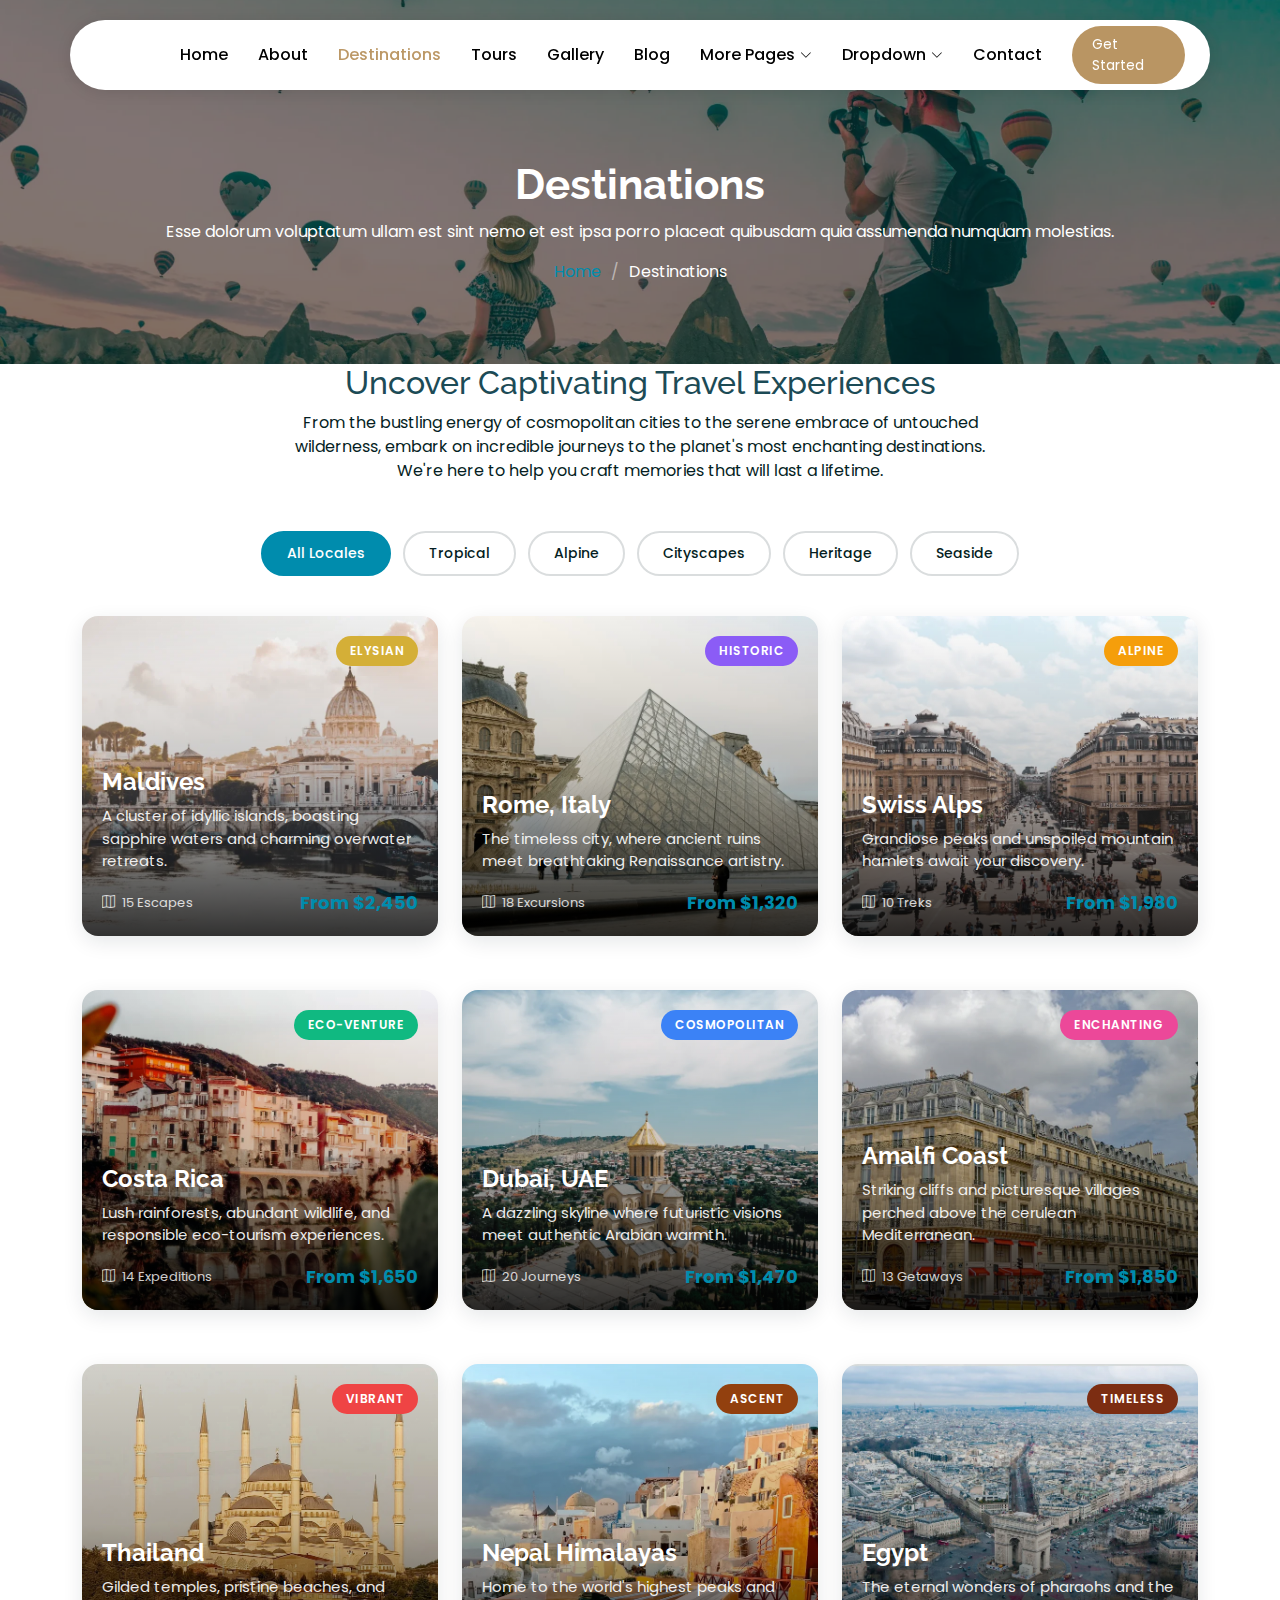
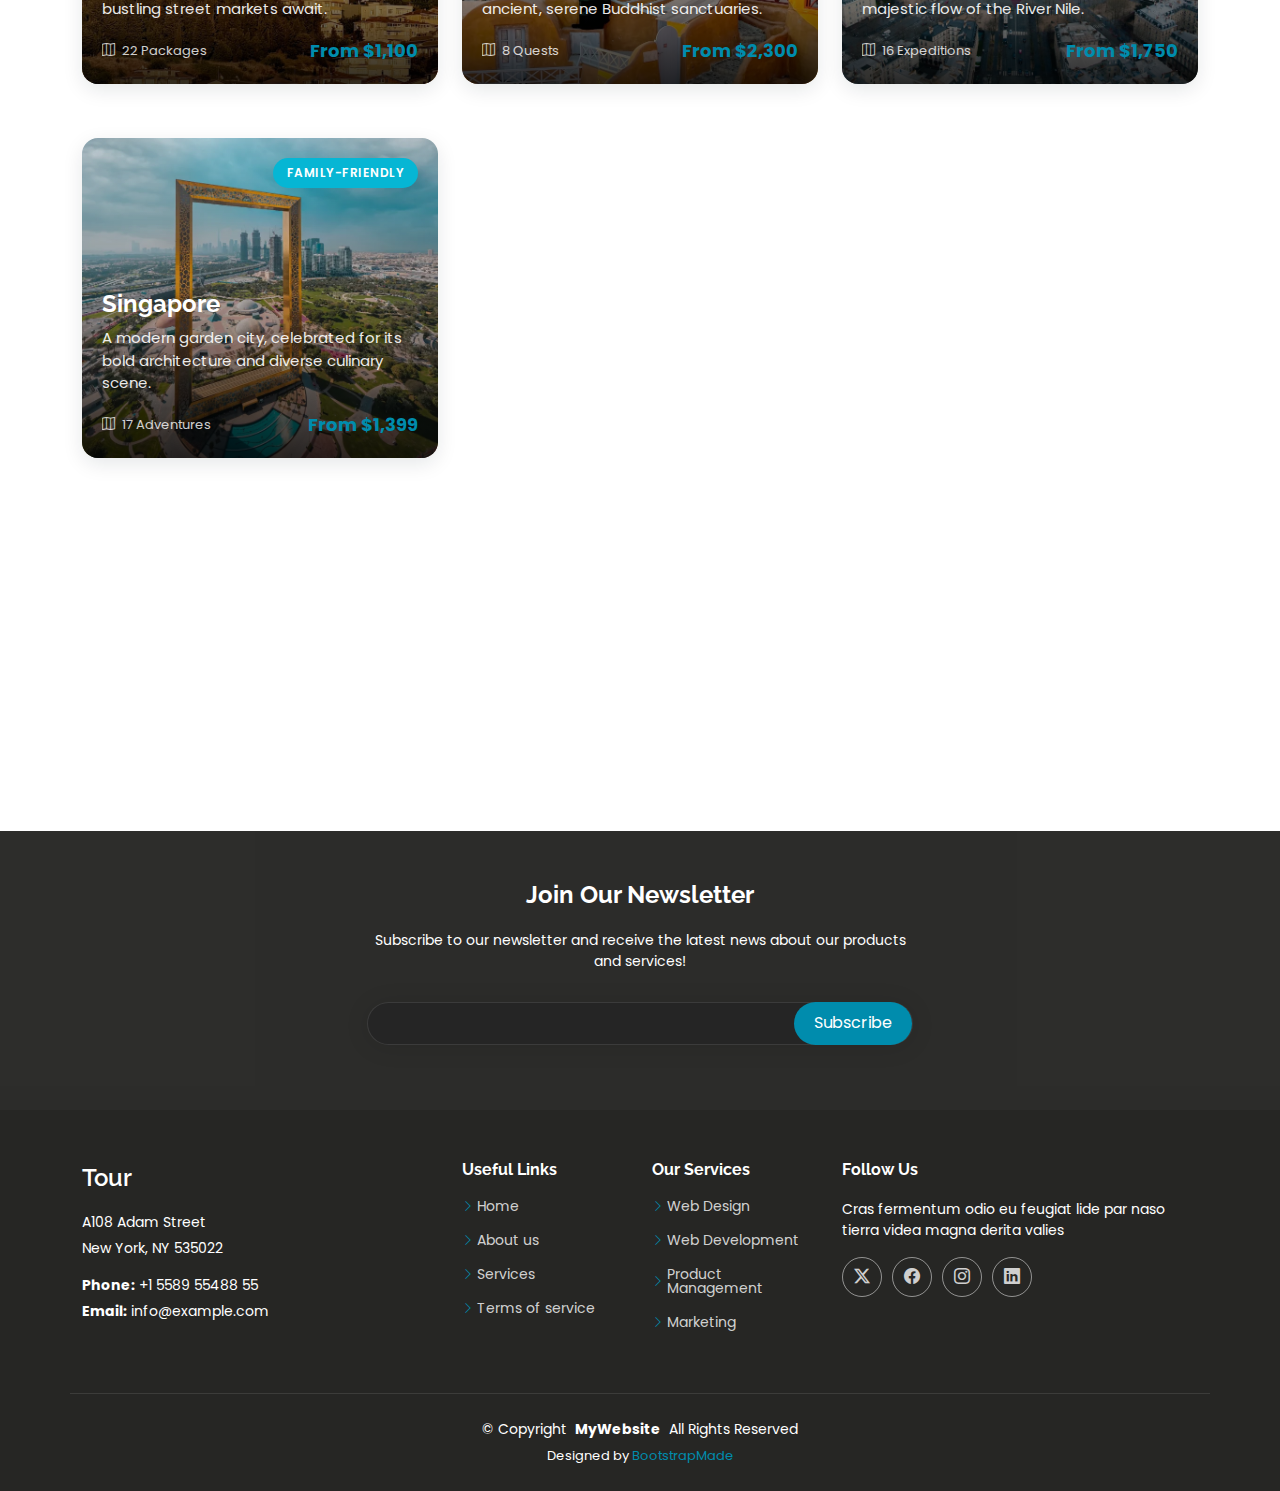
<file: destinations.html>
<!DOCTYPE html>
<html lang="en">

<head>
  <meta charset="utf-8">
  <meta content="width=device-width, initial-scale=1.0" name="viewport">
  <title>Destinations - Tour Bootstrap Template</title>
  <meta name="description" content="">
  <meta name="keywords" content="">

  <!-- Favicons -->
  <link href="assets/img/favicon.png" rel="icon">
  <link href="assets/img/apple-touch-icon.png" rel="apple-touch-icon">

  <!-- Fonts -->
  <link href="https://fonts.googleapis.com" rel="preconnect">
  <link href="https://fonts.gstatic.com" rel="preconnect" crossorigin>
  <link href="https://fonts.googleapis.com/css2?family=Roboto:ital,wght@0,100;0,300;0,400;0,500;0,700;0,900;1,100;1,300;1,400;1,500;1,700;1,900&family=Poppins:ital,wght@0,100;0,200;0,300;0,400;0,500;0,600;0,700;0,800;0,900;1,100;1,200;1,300;1,400;1,500;1,600;1,700;1,800;1,900&family=Raleway:ital,wght@0,100;0,200;0,300;0,400;0,500;0,600;0,700;0,800;0,900;1,100;1,200;1,300;1,400;1,500;1,600;1,700;1,800;1,900&display=swap" rel="stylesheet">

  <!-- Vendor CSS Files -->
  <link href="assets/vendor/bootstrap/css/bootstrap.min.css" rel="stylesheet">
  <link href="assets/vendor/bootstrap-icons/bootstrap-icons.css" rel="stylesheet">
  <link href="assets/vendor/aos/aos.css" rel="stylesheet">
  <link href="assets/vendor/swiper/swiper-bundle.min.css" rel="stylesheet">
  <link href="assets/vendor/glightbox/css/glightbox.min.css" rel="stylesheet">

  <!-- Main CSS File -->
  <link href="assets/css/main.css" rel="stylesheet">

  <!-- =======================================================
  * Template Name: Tour
  * Template URL: https://bootstrapmade.com/tour-bootstrap-travel-website-template/
  * Updated: Jul 01 2025 with Bootstrap v5.3.7
  * Author: BootstrapMade.com
  * License: https://bootstrapmade.com/license/
  ======================================================== -->
</head>

<body class="destinations-page">

  <header id="header" class="header d-flex align-items-center fixed-top">
    <div class="header-container container-fluid container-xl position-relative d-flex align-items-center justify-content-between">

      <a href="index.html" class="logo d-flex align-items-center me-auto me-xl-0">
        <!-- Uncomment the line below if you also wish to use an image logo -->
        <!-- <img src="assets/img/logo.webp" alt=""> -->
        <h1 class="sitename">Tour</h1>
      </a>

      <nav id="navmenu" class="navmenu">
        <ul>
          <li><a href="index.html">Home</a></li>
          <li><a href="about.html">About</a></li>
          <li><a href="destinations.html" class="active">Destinations</a></li>
          <li><a href="tours.html">Tours</a></li>
          <li><a href="gallery.html">Gallery</a></li>
          <li><a href="blog.html">Blog</a></li>
          <li class="dropdown"><a href="#"><span>More Pages</span> <i class="bi bi-chevron-down toggle-dropdown"></i></a>
            <ul>
              <li><a href="destination-details.html">Destination Details</a></li>
              <li><a href="tour-details.html">Tour Details</a></li>
              <li><a href="booking.html">Booking</a></li>
              <li><a href="testimonials">Testimonials</a></li>
              <li><a href="faq.html">Frequently Asked Questions</a></li>
              <li><a href="blog-details.html">Blog Details</a></li>
              <li><a href="terms.html">Terms</a></li>
              <li><a href="privacy.html">Privacy</a></li>
              <li><a href="404.html">404</a></li>
            </ul>
          </li>
          <li class="dropdown"><a href="#"><span>Dropdown</span> <i class="bi bi-chevron-down toggle-dropdown"></i></a>
            <ul>
              <li><a href="#">Dropdown 1</a></li>
              <li class="dropdown"><a href="#"><span>Deep Dropdown</span> <i class="bi bi-chevron-down toggle-dropdown"></i></a>
                <ul>
                  <li><a href="#">Deep Dropdown 1</a></li>
                  <li><a href="#">Deep Dropdown 2</a></li>
                  <li><a href="#">Deep Dropdown 3</a></li>
                  <li><a href="#">Deep Dropdown 4</a></li>
                  <li><a href="#">Deep Dropdown 5</a></li>
                </ul>
              </li>
              <li><a href="#">Dropdown 2</a></li>
              <li><a href="#">Dropdown 3</a></li>
              <li><a href="#">Dropdown 4</a></li>
            </ul>
          </li>
          <li><a href="contact.html">Contact</a></li>
        </ul>
        <i class="mobile-nav-toggle d-xl-none bi bi-list"></i>
      </nav>

      <a class="btn-getstarted" href="destiantios.html">Get Started</a>

    </div>
  </header>

  <main class="main">

    <!-- Page Title -->
    <div class="page-title dark-background" data-aos="fade" style="background-image: url(assets/img/travel/showcase-8.webp);">
      <div class="container position-relative">
        <h1>Destinations</h1>
        <p>Esse dolorum voluptatum ullam est sint nemo et est ipsa porro placeat quibusdam quia assumenda numquam molestias.</p>
        <nav class="breadcrumbs">
          <ol>
            <li><a href="index.html">Home</a></li>
            <li class="current">Destinations</li>
          </ol>
        </nav>
      </div>
    </div><!-- End Page Title -->

    <!-- Travel Destinations Section -->
    <section id="travel-destinations" class="travel-destinations section">

      <div class="container" data-aos="fade-up" data-aos-delay="100">

        <div class="row">
          <div class="col-lg-8 mx-auto text-center">
            <h2>Uncover Captivating Travel Experiences</h2>
            <p class="mb-5">From the bustling energy of cosmopolitan cities to the serene embrace of untouched wilderness, embark on incredible journeys to the planet's most enchanting destinations. We're here to help you craft memories that will last a lifetime.</p>
          </div>
        </div>

        <div class="isotope-layout" data-default-filter="*" data-layout="masonry" data-sort="original-order">
          <ul class="destination-filters isotope-filters" data-aos="fade-up" data-aos-delay="200">
            <li data-filter="*" class="filter-active">All Locales</li>
            <li data-filter=".filter-tropical">Tropical</li>
            <li data-filter=".filter-mountain">Alpine</li>
            <li data-filter=".filter-urban">Cityscapes</li>
            <li data-filter=".filter-historical">Heritage</li>
            <li data-filter=".filter-coastal">Seaside</li>
          </ul><!-- End Destination Filters -->

          <div class="row gy-4 isotope-container" data-aos="fade-up" data-aos-delay="300">

            <div class="col-lg-4 col-md-6 destination-item isotope-item filter-coastal">
              <a href="destination-details.html" class="destination-tile">
                <div class="tile-image">
                  <img src="assets/img/travel/destination-2.webp" alt="Maldives" class="img-fluid" loading="lazy">
                  <div class="overlay-content">
                    <span class="destination-tag luxury">Elysian</span>
                    <div class="destination-info">
                      <h4>Maldives</h4>
                      <p>A cluster of idyllic islands, boasting sapphire waters and charming overwater retreats.</p>
                      <div class="destination-stats">
                        <span class="tours-available"><i class="bi bi-map"></i> 15 Escapes</span>
                        <span class="starting-price">From $2,450</span>
                      </div>
                    </div>
                  </div>
                </div>
              </a>
            </div><!-- End Destination Item -->

            <div class="col-lg-4 col-md-6 destination-item isotope-item filter-historical">
              <a href="destination-details.html" class="destination-tile">
                <div class="tile-image">
                  <img src="assets/img/travel/destination-4.webp" alt="Rome, Italy" class="img-fluid" loading="lazy">
                  <div class="overlay-content">
                    <span class="destination-tag cultural">Historic</span>
                    <div class="destination-info">
                      <h4>Rome, Italy</h4>
                      <p>The timeless city, where ancient ruins meet breathtaking Renaissance artistry.</p>
                      <div class="destination-stats">
                        <span class="tours-available"><i class="bi bi-map"></i> 18 Excursions</span>
                        <span class="starting-price">From $1,320</span>
                      </div>
                    </div>
                  </div>
                </div>
              </a>
            </div><!-- End Destination Item -->

            <div class="col-lg-4 col-md-6 destination-item isotope-item filter-mountain">
              <a href="destination-details.html" class="destination-tile">
                <div class="tile-image">
                  <img src="assets/img/travel/destination-6.webp" alt="Swiss Alps" class="img-fluid" loading="lazy">
                  <div class="overlay-content">
                    <span class="destination-tag adventure">Alpine</span>
                    <div class="destination-info">
                      <h4>Swiss Alps</h4>
                      <p>Grandiose peaks and unspoiled mountain hamlets await your discovery.</p>
                      <div class="destination-stats">
                        <span class="tours-available"><i class="bi bi-map"></i> 10 Treks</span>
                        <span class="starting-price">From $1,980</span>
                      </div>
                    </div>
                  </div>
                </div>
              </a>
            </div><!-- End Destination Item -->

            <div class="col-lg-4 col-md-6 destination-item isotope-item filter-tropical">
              <a href="destination-details.html" class="destination-tile">
                <div class="tile-image">
                  <img src="assets/img/travel/destination-8.webp" alt="Costa Rica" class="img-fluid" loading="lazy">
                  <div class="overlay-content">
                    <span class="destination-tag nature">Eco-Venture</span>
                    <div class="destination-info">
                      <h4>Costa Rica</h4>
                      <p>Lush rainforests, abundant wildlife, and responsible eco-tourism experiences.</p>
                      <div class="destination-stats">
                        <span class="tours-available"><i class="bi bi-map"></i> 14 Expeditions</span>
                        <span class="starting-price">From $1,650</span>
                      </div>
                    </div>
                  </div>
                </div>
              </a>
            </div><!-- End Destination Item -->

            <div class="col-lg-4 col-md-6 destination-item isotope-item filter-urban">
              <a href="destination-details.html" class="destination-tile">
                <div class="tile-image">
                  <img src="assets/img/travel/destination-10.webp" alt="Dubai, UAE" class="img-fluid" loading="lazy">
                  <div class="overlay-content">
                    <span class="destination-tag modern">Cosmopolitan</span>
                    <div class="destination-info">
                      <h4>Dubai, UAE</h4>
                      <p>A dazzling skyline where futuristic visions meet authentic Arabian warmth.</p>
                      <div class="destination-stats">
                        <span class="tours-available"><i class="bi bi-map"></i> 20 Journeys</span>
                        <span class="starting-price">From $1,470</span>
                      </div>
                    </div>
                  </div>
                </div>
              </a>
            </div><!-- End Destination Item -->

            <div class="col-lg-4 col-md-6 destination-item isotope-item filter-coastal">
              <a href="destination-details.html" class="destination-tile">
                <div class="tile-image">
                  <img src="assets/img/travel/destination-12.webp" alt="Amalfi Coast, Italy" class="img-fluid" loading="lazy">
                  <div class="overlay-content">
                    <span class="destination-tag romantic">Enchanting</span>
                    <div class="destination-info">
                      <h4>Amalfi Coast</h4>
                      <p>Striking cliffs and picturesque villages perched above the cerulean Mediterranean.</p>
                      <div class="destination-stats">
                        <span class="tours-available"><i class="bi bi-map"></i> 13 Getaways</span>
                        <span class="starting-price">From $1,850</span>
                      </div>
                    </div>
                  </div>
                </div>
              </a>
            </div><!-- End Destination Item -->

            <div class="col-lg-4 col-md-6 destination-item isotope-item filter-tropical">
              <a href="destination-details.html" class="destination-tile">
                <div class="tile-image">
                  <img src="assets/img/travel/destination-14.webp" alt="Thailand" class="img-fluid" loading="lazy">
                  <div class="overlay-content">
                    <span class="destination-tag popular">Vibrant</span>
                    <div class="destination-info">
                      <h4>Thailand</h4>
                      <p>Gilded temples, pristine beaches, and bustling street markets await.</p>
                      <div class="destination-stats">
                        <span class="tours-available"><i class="bi bi-map"></i> 22 Packages</span>
                        <span class="starting-price">From $1,100</span>
                      </div>
                    </div>
                  </div>
                </div>
              </a>
            </div><!-- End Destination Item -->

            <div class="col-lg-4 col-md-6 destination-item isotope-item filter-mountain">
              <a href="destination-details.html" class="destination-tile">
                <div class="tile-image">
                  <img src="assets/img/travel/destination-16.webp" alt="Nepal Himalayas" class="img-fluid" loading="lazy">
                  <div class="overlay-content">
                    <span class="destination-tag trekking">Ascent</span>
                    <div class="destination-info">
                      <h4>Nepal Himalayas</h4>
                      <p>Home to the world's highest peaks and ancient, serene Buddhist sanctuaries.</p>
                      <div class="destination-stats">
                        <span class="tours-available"><i class="bi bi-map"></i> 8 Quests</span>
                        <span class="starting-price">From $2,300</span>
                      </div>
                    </div>
                  </div>
                </div>
              </a>
            </div><!-- End Destination Item -->

            <div class="col-lg-4 col-md-6 destination-item isotope-item filter-historical">
              <a href="destination-details.html" class="destination-tile">
                <div class="tile-image">
                  <img src="assets/img/travel/destination-18.webp" alt="Egypt Pyramids" class="img-fluid" loading="lazy">
                  <div class="overlay-content">
                    <span class="destination-tag ancient">Timeless</span>
                    <div class="destination-info">
                      <h4>Egypt</h4>
                      <p>The eternal wonders of pharaohs and the majestic flow of the River Nile.</p>
                      <div class="destination-stats">
                        <span class="tours-available"><i class="bi bi-map"></i> 16 Expeditions</span>
                        <span class="starting-price">From $1,750</span>
                      </div>
                    </div>
                  </div>
                </div>
              </a>
            </div><!-- End Destination Item -->

            <div class="col-lg-4 col-md-6 destination-item isotope-item filter-urban">
              <a href="destination-details.html" class="destination-tile">
                <div class="tile-image">
                  <img src="assets/img/travel/destination-20.webp" alt="Singapore" class="img-fluid" loading="lazy">
                  <div class="overlay-content">
                    <span class="destination-tag family">Family-Friendly</span>
                    <div class="destination-info">
                      <h4>Singapore</h4>
                      <p>A modern garden city, celebrated for its bold architecture and diverse culinary scene.</p>
                      <div class="destination-stats">
                        <span class="tours-available"><i class="bi bi-map"></i> 17 Adventures</span>
                        <span class="starting-price">From $1,399</span>
                      </div>
                    </div>
                  </div>
                </div>
              </a>
            </div><!-- End Destination Item -->

          </div><!-- End Destinations Container -->

        </div>

        <div class="row mt-5">
          <div class="col-lg-10 mx-auto text-center" data-aos="fade-up" data-aos-delay="400">
            <div class="planning-assistance">
              <div class="assistance-content">
                <h3>Let Our Team Help Curate Your Perfect Expedition</h3>
                <p>Unsure which destination aligns with your travel aspirations? Our seasoned travel advisors are poised to design a bespoke itinerary tailored just for you.</p>
                <div class="assistance-actions">
                  <a href="#" class="btn btn-primary">Receive Complimentary Consultation</a>
                  <a href="#" class="btn btn-outline">Explore All Available Tours</a>
                </div>
              </div>
            </div>
          </div>
        </div>

      </div>

    </section><!-- /Travel Destinations Section -->

  </main>

  <footer id="footer" class="footer position-relative dark-background">

    <div class="footer-newsletter">
      <div class="container">
        <div class="row justify-content-center text-center">
          <div class="col-lg-6">
            <h4>Join Our Newsletter</h4>
            <p>Subscribe to our newsletter and receive the latest news about our products and services!</p>
            <form action="forms/newsletter.php" method="post" class="php-email-form">
              <div class="newsletter-form"><input type="email" name="email"><input type="submit" value="Subscribe"></div>
              <div class="loading">Loading</div>
              <div class="error-message"></div>
              <div class="sent-message">Your subscription request has been sent. Thank you!</div>
            </form>
          </div>
        </div>
      </div>
    </div>

    <div class="container footer-top">
      <div class="row gy-4">
        <div class="col-lg-4 col-md-6 footer-about">
          <a href="index.html" class="d-flex align-items-center">
            <span class="sitename">Tour</span>
          </a>
          <div class="footer-contact pt-3">
            <p>A108 Adam Street</p>
            <p>New York, NY 535022</p>
            <p class="mt-3"><strong>Phone:</strong> <span>+1 5589 55488 55</span></p>
            <p><strong>Email:</strong> <span>info@example.com</span></p>
          </div>
        </div>

        <div class="col-lg-2 col-md-3 footer-links">
          <h4>Useful Links</h4>
          <ul>
            <li><i class="bi bi-chevron-right"></i> <a href="#">Home</a></li>
            <li><i class="bi bi-chevron-right"></i> <a href="#">About us</a></li>
            <li><i class="bi bi-chevron-right"></i> <a href="#">Services</a></li>
            <li><i class="bi bi-chevron-right"></i> <a href="#">Terms of service</a></li>
          </ul>
        </div>

        <div class="col-lg-2 col-md-3 footer-links">
          <h4>Our Services</h4>
          <ul>
            <li><i class="bi bi-chevron-right"></i> <a href="#">Web Design</a></li>
            <li><i class="bi bi-chevron-right"></i> <a href="#">Web Development</a></li>
            <li><i class="bi bi-chevron-right"></i> <a href="#">Product Management</a></li>
            <li><i class="bi bi-chevron-right"></i> <a href="#">Marketing</a></li>
          </ul>
        </div>

        <div class="col-lg-4 col-md-12">
          <h4>Follow Us</h4>
          <p>Cras fermentum odio eu feugiat lide par naso tierra videa magna derita valies</p>
          <div class="social-links d-flex">
            <a href=""><i class="bi bi-twitter-x"></i></a>
            <a href=""><i class="bi bi-facebook"></i></a>
            <a href=""><i class="bi bi-instagram"></i></a>
            <a href=""><i class="bi bi-linkedin"></i></a>
          </div>
        </div>

      </div>
    </div>

    <div class="container copyright text-center mt-4">
      <p>© <span>Copyright</span> <strong class="px-1 sitename">MyWebsite</strong> <span>All Rights Reserved</span></p>
      <div class="credits">
        <!-- All the links in the footer should remain intact. -->
        <!-- You can delete the links only if you've purchased the pro version. -->
        <!-- Licensing information: https://bootstrapmade.com/license/ -->
        <!-- Purchase the pro version with working PHP/AJAX contact form: [buy-url] -->
        Designed by <a href="https://bootstrapmade.com/">BootstrapMade</a>
      </div>
    </div>

  </footer>

  <!-- Scroll Top -->
  <a href="#" id="scroll-top" class="scroll-top d-flex align-items-center justify-content-center"><i class="bi bi-arrow-up-short"></i></a>

  <!-- Preloader -->
  <div id="preloader"></div>

  <!-- Vendor JS Files -->
  <script src="assets/vendor/bootstrap/js/bootstrap.bundle.min.js"></script>
  <script src="assets/vendor/php-email-form/validate.js"></script>
  <script src="assets/vendor/aos/aos.js"></script>
  <script src="assets/vendor/purecounter/purecounter_vanilla.js"></script>
  <script src="assets/vendor/swiper/swiper-bundle.min.js"></script>
  <script src="assets/vendor/isotope-layout/isotope.pkgd.min.js"></script>
  <script src="assets/vendor/imagesloaded/imagesloaded.pkgd.min.js"></script>
  <script src="assets/vendor/glightbox/js/glightbox.min.js"></script>

  <!-- Main JS File -->
  <script src="assets/js/main.js"></script>

</body>

</html>
</file>
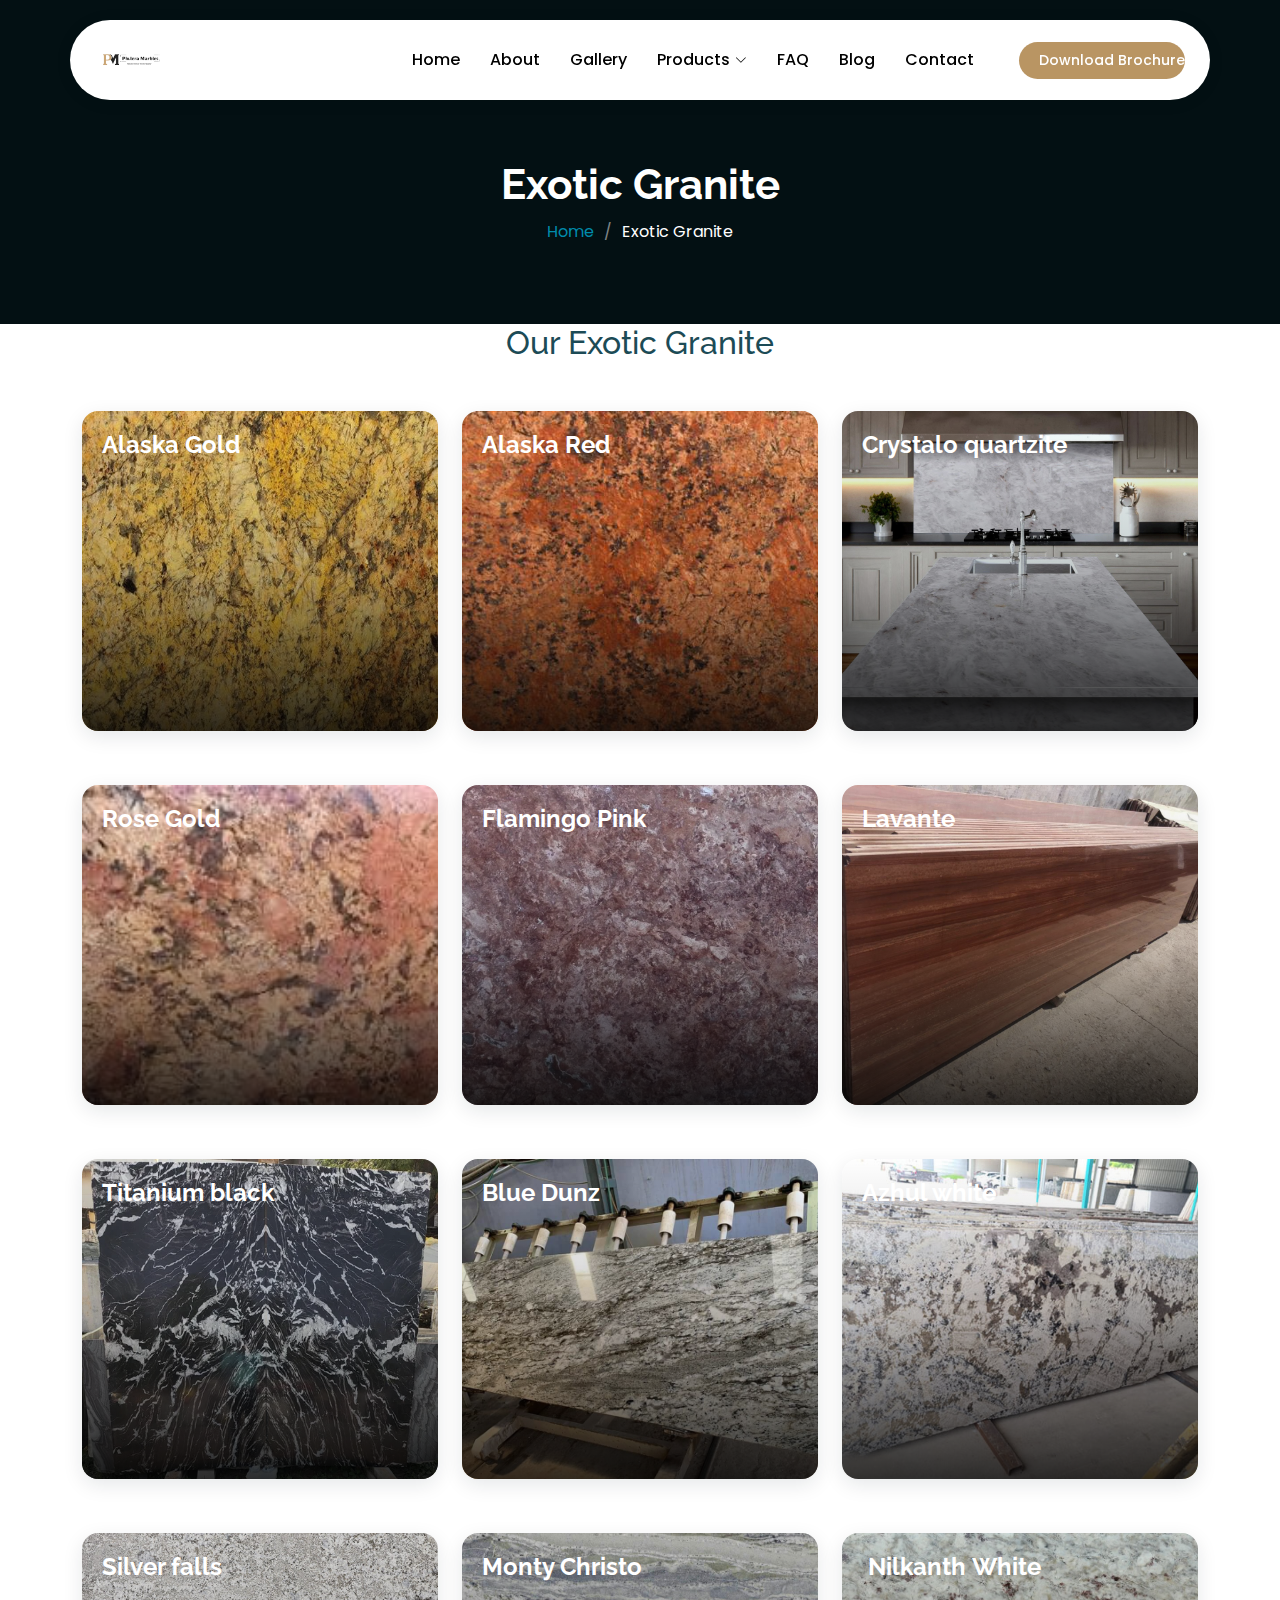
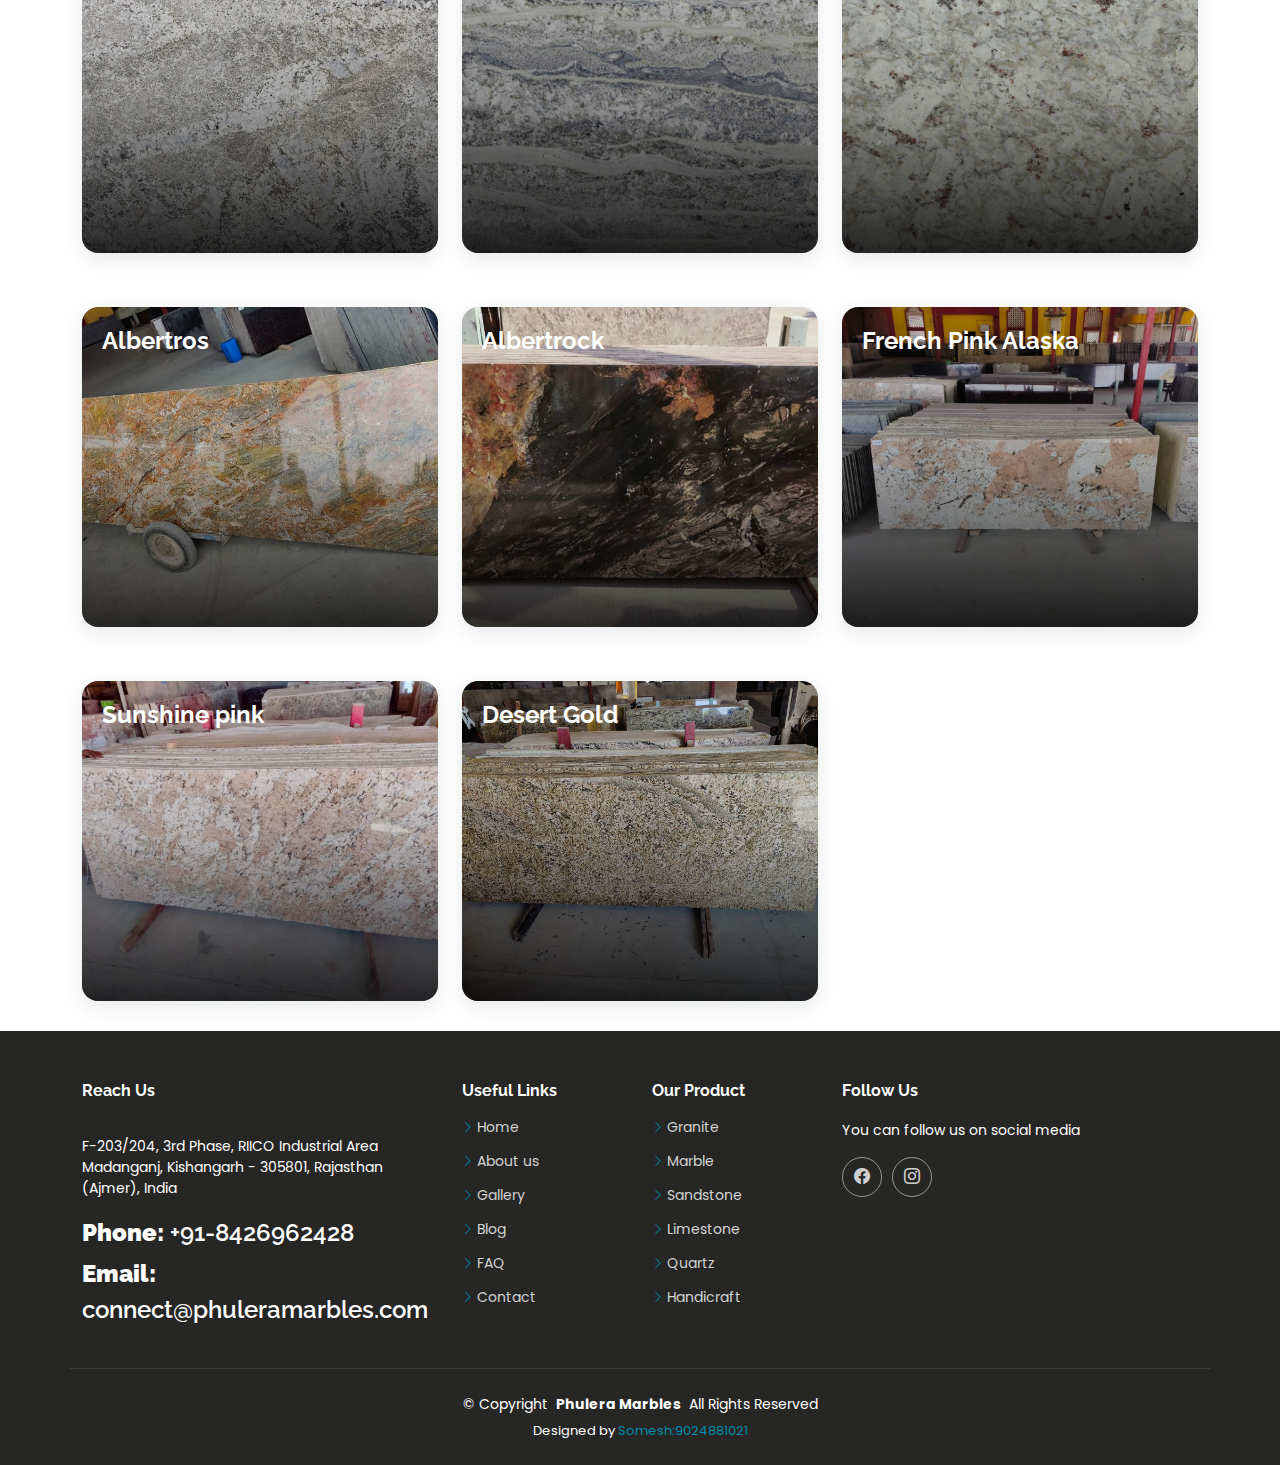
<file: exoticgranite.html>
<!DOCTYPE html>
<html lang="en">

<head>
  <meta charset="utf-8">
  <meta content="width=device-width, initial-scale=1.0" name="viewport">
  <title>Exotic Granite - Timeless Stones,Trusted Quality</title>
  <meta name="description" content="">
  <meta name="keywords" content="">

  <!-- Favicons -->
  <link href="assets/img/logo.png" rel="icon">
  <link href="assets/img/logo.png" rel="apple-touch-icon">

  <!-- Fonts -->
  <link href="https://fonts.googleapis.com" rel="preconnect">
  <link href="https://fonts.gstatic.com" rel="preconnect" crossorigin>
  <link href="https://fonts.googleapis.com/css2?family=Roboto:ital,wght@0,100;0,300;0,400;0,500;0,700;0,900;1,100;1,300;1,400;1,500;1,700;1,900&family=Poppins:ital,wght@0,100;0,200;0,300;0,400;0,500;0,600;0,700;0,800;0,900;1,100;1,200;1,300;1,400;1,500;1,600;1,700;1,800;1,900&family=Raleway:ital,wght@0,100;0,200;0,300;0,400;0,500;0,600;0,700;0,800;0,900;1,100;1,200;1,300;1,400;1,500;1,600;1,700;1,800;1,900&display=swap" rel="stylesheet">

  <!-- Vendor CSS Files -->
  <link href="assets/vendor/bootstrap/css/bootstrap.min.css" rel="stylesheet">
  <link href="assets/vendor/bootstrap-icons/bootstrap-icons.css" rel="stylesheet">
  <!-- <link href="assets/vendor/aos/aos.css" rel="stylesheet"> -->
  <link href="assets/vendor/swiper/swiper-bundle.min.css" rel="stylesheet">
  <link href="assets/vendor/glightbox/css/glightbox.min.css" rel="stylesheet">

  <!-- Main CSS File -->
  <link href="assets/css/main.css" rel="stylesheet">
  <link rel="stylesheet" href="./assets/css/media.css">
</head>

<body class="destinations-page">

 <header id="header" class="header d-flex align-items-center fixed-top">
  <div class="header-container container position-relative d-flex align-items-center justify-content-between">

    <div class="logo">
      <a href="index.html"><img src="./assets/img/newlogo.png" alt="Site Logo"></a>
    </div>
    <nav id="navmenu" class="navmenu">
      <ul>
        <li><a href="index.html" >Home</a></li>
        <li><a href="about.html">About</a></li>
        <li><a href="gallery.html">Gallery</a></li>
         <li class="dropdown"><a href="#"><span>Products</span> <i class="bi bi-chevron-down toggle-dropdown"></i></a>
            <ul>
                <li><a href="granite.html" class="active">Granite</a></li>
                <li><a href="exoticgranite.html">Exotic Granite</a></li>
                  <li><a href="marble.html">Marble</a></li>
                  <li><a href="sandstone.html">Sandstone</a></li>
                  <li><a href="#">Limestone</a></li>
                  <li><a href="#">Quartz</a></li>
                  <li><a href="#">Handicraft</a></li>
            </ul>
          </li>
        
         <li><a href="faq.html">FAQ</a></li>
         <li><a href="blog.html">Blog</a></li>
        <li><a href="contact.html">Contact</a></li>
       <li><a class="btn-getstarted" href="destinations.html">Download Brochure</a></li>  
      </ul>
      <i class="mobile-nav-toggle d-xl-none bi bi-list"></i>
    </nav>
  </div>
</header>

  <main class="main">
    <!-- Page Title -->
    <div class="page-title dark-background" data-aos="fade" style="background-image: url('https://sati.co.in/wp-content/uploads/2022/11/11-e1668051633286.jpg');">
      <div class="container position-relative">
        <h1>Exotic Granite</h1>
        <nav class="breadcrumbs">
          <ol>
            <li><a href="index.html">Home</a></li>
            <li class="current">Exotic Granite</li>
          </ol>
        </nav>
      </div>
    </div>

    <section id="granitecontent" class="travel-destinations section">

      <div class="container" data-aos="fade-up" data-aos-delay="100">

        <div class="row">
          <div class="col-lg-8 mx-auto text-center">
            <h2>Our Exotic Granite</h2>
          </div>
        </div>

        <div class="isotope-layout" data-default-filter="*" data-layout="masonry" data-sort="original-order">
          <div class="row gy-4 isotope-container mt-3" data-aos="fade-up" data-aos-delay="300">

         <div class="col-lg-4 col-md-6 destination-item isotope-item filter-coastal">
              <a href="#" class="destination-tile">
                <div class="tile-image">
                  <img src="assets/img/productimage/granites/alskagold.jpg" alt="Maldives" class="img-fluid" loading="lazy">
                  <div class="overlay-content">
                
                    <div class="destination-info">
                      <h4>Alaska Gold</h4>
                    </div>
                  </div>
                </div>
              </a>
            </div><!-- End Destination Item -->

            
         <div class="col-lg-4 col-md-6 destination-item isotope-item filter-coastal">
              <a href="#" class="destination-tile">
                <div class="tile-image">
                  <img src="assets/img/productimage/granites/alskared.jpg" alt="Maldives" class="img-fluid" loading="lazy">
                  <div class="overlay-content">
                
                    <div class="destination-info">
                      <h4>Alaska Red</h4>
                    </div>
                  </div>
                </div>
              </a>
            </div><!-- End Destination Item -->


               <div class="col-lg-4 col-md-6 destination-item isotope-item filter-coastal">
              <a href="#" class="destination-tile">
                <div class="tile-image">
                  <img src="assets/img/productimage/granites/cristallo-quartzite.jpg" alt="Maldives" class="img-fluid" loading="lazy">
                  <div class="overlay-content">
                
                    <div class="destination-info">
                      <h4>Crystalo quartzite</h4>
                    </div>
                  </div>
                </div>
              </a>
            </div><!-- End Destination Item -->

            
               <div class="col-lg-4 col-md-6 destination-item isotope-item filter-coastal">
              <a href="#" class="destination-tile">
                <div class="tile-image">
                  <img src="assets/img/productimage/granites/Rose-Gold.jpg" alt="Maldives" class="img-fluid" loading="lazy">
                  <div class="overlay-content">
                
                    <div class="destination-info">
                      <h4>Rose Gold</h4>
                    </div>
                  </div>
                </div>
              </a>
            </div><!-- End Destination Item -->

             <div class="col-lg-4 col-md-6 destination-item isotope-item filter-coastal">
              <a href="#" class="destination-tile">
                <div class="tile-image">
                  <img src="assets/img/productimage/granites/flamingo_pink.webp" alt="Maldives" class="img-fluid" loading="lazy">
                  <div class="overlay-content">
                
                    <div class="destination-info">
                      <h4>Flamingo Pink</h4>
                    </div>
                  </div>
                </div>
              </a>
            </div><!-- End Destination Item -->


            
             <div class="col-lg-4 col-md-6 destination-item isotope-item filter-coastal">
              <a href="#" class="destination-tile">
                <div class="tile-image">
                  <img src="assets/img/productimage/granites/lavento.jpg" alt="Maldives" class="img-fluid" loading="lazy">
                  <div class="overlay-content">
                
                    <div class="destination-info">
                      <h4>Lavante </h4>
                    </div>
                  </div>
                </div>
              </a>
            </div><!-- End Destination Item -->

              
             <div class="col-lg-4 col-md-6 destination-item isotope-item filter-coastal">
              <a href="#" class="destination-tile">
                <div class="tile-image">
                  <img src="assets/img/productimage/granites/titaniumblack.webp" alt="Maldives" class="img-fluid" loading="lazy">
                  <div class="overlay-content">
                
                    <div class="destination-info">
                      <h4>Titanium black </h4>
                    </div>
                  </div>
                </div>
              </a>
            </div><!-- End Destination Item -->

            <div class="col-lg-4 col-md-6 destination-item isotope-item filter-coastal">
              <a href="#" class="destination-tile">
                <div class="tile-image">
                  <img src="assets/img/productimage/granites/bluedunes.jpg" alt="Maldives" class="img-fluid" loading="lazy">
                  <div class="overlay-content">
                
                    <div class="destination-info">
                      <h4>Blue Dunz </h4>
                    </div>
                  </div>
                </div>
              </a>
            </div><!-- End Destination Item -->


             <div class="col-lg-4 col-md-6 destination-item isotope-item filter-coastal">
              <a href="#" class="destination-tile">
                <div class="tile-image">
                  <img src="assets/img/productimage/granites/Azhul white.jpg" alt="Maldives" class="img-fluid" loading="lazy">
                  <div class="overlay-content">
                
                    <div class="destination-info">
                      <h4>Azhul white</h4>
                    </div>
                  </div>
                </div>
              </a>
            </div><!-- End Destination Item -->


               <div class="col-lg-4 col-md-6 destination-item isotope-item filter-coastal">
              <a href="#" class="destination-tile">
                <div class="tile-image">
                  <img src="assets/img/productimage/granites/silverfalls.jpg" alt="Maldives" class="img-fluid" loading="lazy">
                  <div class="overlay-content">
                
                    <div class="destination-info">
                      <h4>Silver falls</h4>
                    </div>
                  </div>
                </div>
              </a>
            </div><!-- End Destination Item -->


                <div class="col-lg-4 col-md-6 destination-item isotope-item filter-coastal">
              <a href="#" class="destination-tile">
                <div class="tile-image">
                  <img src="assets/img/productimage/granites/Monte-cristo-granite.jpg" alt="Maldives" class="img-fluid" loading="lazy">
                  <div class="overlay-content">
                
                    <div class="destination-info">
                      <h4>Monty Christo</h4>
                    </div>
                  </div>
                </div>
              </a>
            </div><!-- End Destination Item -->


             <div class="col-lg-4 col-md-6 destination-item isotope-item filter-coastal">
              <a href="#" class="destination-tile">
                <div class="tile-image">
                  <img src="assets/img/productimage/granites/neeknath.jpg" alt="Maldives" class="img-fluid" loading="lazy">
                  <div class="overlay-content">
                
                    <div class="destination-info">
                      <h4> Nilkanth White</h4>
                    </div>
                  </div>
                </div>
              </a>
            </div><!-- End Destination Item -->


             <div class="col-lg-4 col-md-6 destination-item isotope-item filter-coastal">
              <a href="#" class="destination-tile">
                <div class="tile-image">
                  <img src="assets/img/productimage/granites/albertros.jpg" alt="Maldives" class="img-fluid" loading="lazy">
                  <div class="overlay-content">
                
                    <div class="destination-info">
                      <h4>Albertros </h4>
                    </div>
                  </div>
                </div>
              </a>
            </div><!-- End Destination Item -->


               <div class="col-lg-4 col-md-6 destination-item isotope-item filter-coastal">
              <a href="#" class="destination-tile">
                <div class="tile-image">
                  <img src="assets/img/productimage/granites/albertrock.jpg" alt="Maldives" class="img-fluid" loading="lazy">
                  <div class="overlay-content">
                
                    <div class="destination-info">
                      <h4>Albertrock  </h4>
                    </div>
                  </div>
                </div>
              </a>
            </div><!-- End Destination Item -->

              <div class="col-lg-4 col-md-6 destination-item isotope-item filter-coastal">
              <a href="#" class="destination-tile">
                <div class="tile-image">
                  <img src="assets/img/productimage/granites/frenchpink.jpg" alt="Maldives" class="img-fluid" loading="lazy">
                  <div class="overlay-content">
                
                    <div class="destination-info">
                      <h4>French Pink Alaska  </h4>
                    </div>
                  </div>
                </div>
              </a>
            </div><!-- End Destination Item -->


             <div class="col-lg-4 col-md-6 destination-item isotope-item filter-coastal">
              <a href="#" class="destination-tile">
                <div class="tile-image">
                  <img src="assets/img/productimage/granites/sunshinepink.jpg" alt="Maldives" class="img-fluid" loading="lazy">
                  <div class="overlay-content">
                
                    <div class="destination-info">
                      <h4> Sunshine pink  </h4>
                    </div>
                  </div>
                </div>
              </a>
            </div><!-- End Destination Item -->


              <div class="col-lg-4 col-md-6 destination-item isotope-item filter-coastal">
              <a href="#" class="destination-tile">
                <div class="tile-image">
                  <img src="assets/img/productimage/granites/desert.jpg" alt="Maldives" class="img-fluid" loading="lazy">
                  <div class="overlay-content">
                
                    <div class="destination-info">
                      <h4> Desert Gold </h4>
                    </div>
                  </div>
                </div>
              </a>
            </div><!-- End Destination Item -->



            
            <!-- End Destination Item -->


       

           
          



        
          </div>

        </div>
      </div>

    </section>


   


    

  </main>

  <footer id="footer" class="footer position-relative dark-background">
    <div class="container footer-top">
      <div class="row gy-4">
        <div class="col-lg-4 col-md-6 footer-about">
          <a href="index.html" class="d-flex align-items-center">
           <h4>Reach Us</h4>
          </a>
          <div class="footer-contact pt-3 footercontent">
            <p>F-203/204, 3rd Phase, RIICO Industrial Area Madanganj, Kishangarh - 305801, Rajasthan (Ajmer), India </p>
            <p></p>
           <a href="tel:+918426962428"> <p class="mt-3"><strong>Phone:</strong> <span>+91-8426962428</span></p></a>
           <a href="mailto:"><p><strong>Email:</strong> <span>connect@phuleramarbles.com</span></p></a> 
          </div>
        </div>

        <div class="col-lg-2 col-md-3 footer-links">
          <h4>Useful Links</h4>
          <ul>
            <li><i class="bi bi-chevron-right"></i> <a href="#">Home</a></li>
            <li><i class="bi bi-chevron-right"></i> <a href="#">About us</a></li>
            <li><i class="bi bi-chevron-right"></i> <a href="#">Gallery</a></li>
            <li><i class="bi bi-chevron-right"></i> <a href="#">Blog</a></li>
            <li><i class="bi bi-chevron-right"></i> <a href="#">FAQ</a></li>
            <li><i class="bi bi-chevron-right"></i> <a href="#">Contact</a></li>
          </ul>
        </div>

        <div class="col-lg-2 col-md-3 footer-links">
          <h4>Our Product</h4>
          <ul>
            <li><i class="bi bi-chevron-right"></i> <a href="#">Granite</a></li>
            <li><i class="bi bi-chevron-right"></i> <a href="#">Marble</a></li>
            <li><i class="bi bi-chevron-right"></i> <a href="#">Sandstone</a></li>
            <li><i class="bi bi-chevron-right"></i> <a href="#">Limestone</a></li>
            <li><i class="bi bi-chevron-right"></i> <a href="#">Quartz</a></li>
            <li><i class="bi bi-chevron-right"></i> <a href="#">Handicraft</a></li>
          </ul>
        </div>
        <div class="col-lg-4 col-md-12">
          <h4>Follow Us</h4>
          <p>You can follow us on social media</p>
          <div class="social-links d-flex">
            <a href=""><i class="bi bi-facebook"></i></a>
            <a href="https://www.instagram.com/phulera_marbles_pvt_ltd/"><i class="bi bi-instagram"></i></a>
          </div>
        </div>

      </div>
    </div>

    <div class="container copyright text-center mt-4">
    <p>© <span>Copyright</span> <strong class="px-1 sitename">Phulera Marbles</strong> <span>All Rights Reserved</span></p>
     <div class="credits">
        Designed by <a href="tel:9024881021">Somesh:9024881021</a>
      </div>
    </div>

  </footer>

  <!-- Scroll Top -->
  <a href="#" id="scroll-top" class="scroll-top d-flex align-items-center justify-content-center"><i class="bi bi-arrow-up-short"></i></a>



  <!-- Vendor JS Files -->
  <script src="assets/vendor/bootstrap/js/bootstrap.bundle.min.js"></script>
  <script src="assets/vendor/php-email-form/validate.js"></script>
  <script src="assets/vendor/aos/aos.js"></script>
  <script src="assets/vendor/purecounter/purecounter_vanilla.js"></script>
  <script src="assets/vendor/swiper/swiper-bundle.min.js"></script>
  <script src="assets/vendor/isotope-layout/isotope.pkgd.min.js"></script>
  <script src="assets/vendor/imagesloaded/imagesloaded.pkgd.min.js"></script>
  <script src="assets/vendor/glightbox/js/glightbox.min.js"></script>

  <!-- Main JS File -->
  <script src="assets/js/main.js"></script>

</body>

</html>
</file>
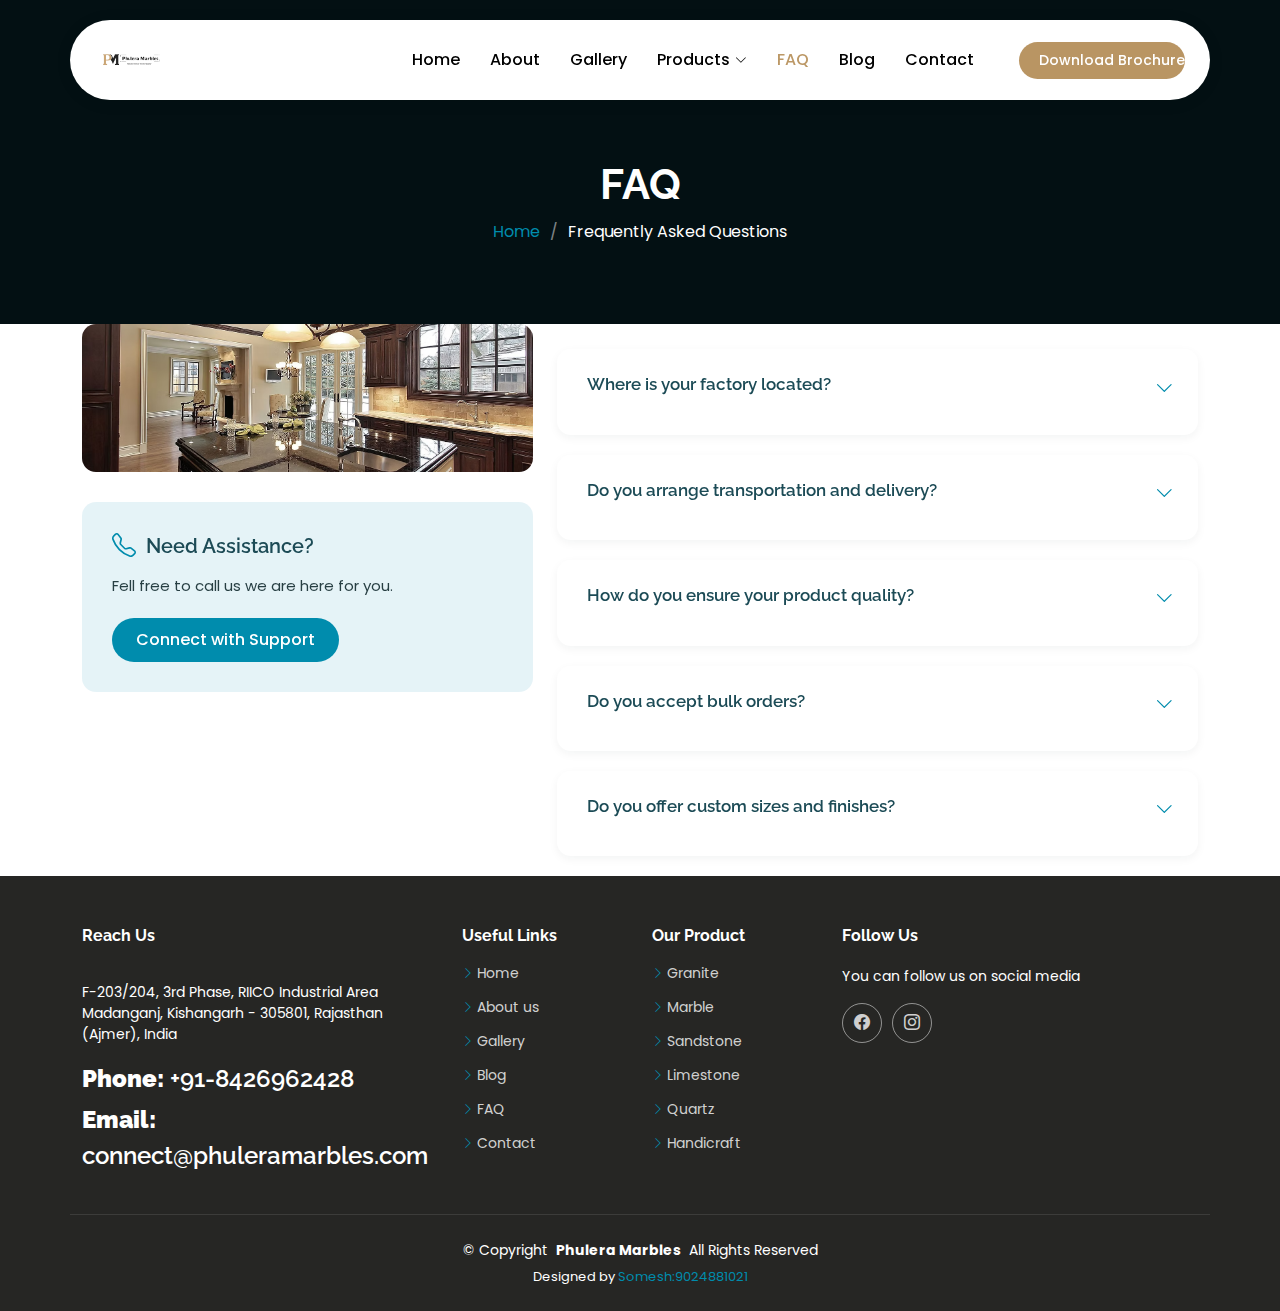
<file: faq.html>
<!DOCTYPE html>
<html lang="en">

<head>
  <meta charset="utf-8">
  <meta content="width=device-width, initial-scale=1.0" name="viewport">
  <title>Faq - Timeless Stones,Trusted Quality</title>
  <meta name="description" content="">
  <meta name="keywords" content="">

  <!-- Favicons -->
  <link href="assets/img/logo.png" rel="icon">
  <link href="assets/img/logo.png" rel="apple-touch-icon">

  <!-- Fonts -->
  <link href="https://fonts.googleapis.com" rel="preconnect">
  <link href="https://fonts.gstatic.com" rel="preconnect" crossorigin>
  <link href="https://fonts.googleapis.com/css2?family=Roboto:ital,wght@0,100;0,300;0,400;0,500;0,700;0,900;1,100;1,300;1,400;1,500;1,700;1,900&family=Poppins:ital,wght@0,100;0,200;0,300;0,400;0,500;0,600;0,700;0,800;0,900;1,100;1,200;1,300;1,400;1,500;1,600;1,700;1,800;1,900&family=Raleway:ital,wght@0,100;0,200;0,300;0,400;0,500;0,600;0,700;0,800;0,900;1,100;1,200;1,300;1,400;1,500;1,600;1,700;1,800;1,900&display=swap" rel="stylesheet">

  <!-- Vendor CSS Files -->
  <link href="assets/vendor/bootstrap/css/bootstrap.min.css" rel="stylesheet">
  <link href="assets/vendor/bootstrap-icons/bootstrap-icons.css" rel="stylesheet">
  <!-- <link href="assets/vendor/aos/aos.css" rel="stylesheet"> -->
  <link href="assets/vendor/swiper/swiper-bundle.min.css" rel="stylesheet">
  <link href="assets/vendor/glightbox/css/glightbox.min.css" rel="stylesheet">

  <!-- Main CSS File -->
  <link href="assets/css/main.css" rel="stylesheet">
  <link rel="stylesheet" href="./assets/css/media.css">
</head>

<body class="faq-page">
<header id="header" class="header d-flex align-items-center fixed-top">
  <div class="header-container container position-relative d-flex align-items-center justify-content-between">

    <div class="logo">
      <a href="index.html"><img src="./assets/img/newlogo.png" alt="Site Logo"></a>
    </div>
    <nav id="navmenu" class="navmenu">
      <ul>
        <li><a href="index.html" >Home</a></li>
        <li><a href="about.html">About</a></li>
        <li><a href="gallery.html">Gallery</a></li>
         <li class="dropdown"><a href="#"><span>Products</span> <i class="bi bi-chevron-down toggle-dropdown"></i></a>
            <ul>
                <li><a href="granite.html">Granite</a></li>
                <li><a href="exoticgranite.html">Exotic Granite</a></li>

                  <li><a href="marble.html">Marble</a></li>
                  <li><a href="sandstone.html">Sandstone</a></li>
                  <li><a href="#">Limestone</a></li>
                  <li><a href="#">Quartz</a></li>
                  <li><a href="#">Handicraft</a></li>
            </ul>
          </li>
         <li><a href="faq.html" class="active">FAQ</a></li>
         <li><a href="blog.html">Blog</a></li>
        <li><a href="contact.html">Contact</a></li>
       <li><a class="btn-getstarted" href="destinations.html">Download Brochure</a></li>  
      </ul>
      <i class="mobile-nav-toggle d-xl-none bi bi-list"></i>
    </nav>
  </div>
</header>

  <main class="main">

    <!-- Page Title -->
    <div class="page-title dark-background" data-aos="fade" style="background-image: url('https://sati.co.in/wp-content/uploads/2022/11/11-e1668051633286.jpg');">
      <div class="container position-relative">
        <h1>FAQ</h1>
        <nav class="breadcrumbs">
          <ol>
            <li><a href="index.html">Home</a></li>
            <li class="current">Frequently Asked Questions</li>
          </ol>
        </nav>
      </div>
    </div><!-- End Page Title -->

    <!-- Faq Section -->
    <section id="faqconte" class="faq section">

      <div class="container">

        <div class="row align-items-start gy-4">              
          <div class="col-lg-5">
            <div class="faq-sidebar">
              <div class="faq-image">
                <img src="assets/img/illustration/faq.avif" alt="FAQ Image" class="img-fluid" loading="lazy">
              </div>
              <div class="contact-box">
                <h3><i class="bi bi-telephone"></i> Need Assistance?</h3>
                <p>Fell free to call us we are here for you.</p>
                <a href="./contact.html" class="btn-contact">Connect with Support</a>
              </div>
            </div>
          </div>

          <div class="col-lg-7">
            <div class="faq-tabs">
        
              <div class="tab-content" id="faqTabsContent-faq">
                <div class="tab-pane fade show active" id="general-faq-faq" role="tabpanel" aria-labelledby="general-tab-faq">
                  <div class="accordion" id="generalAccordion-faq">
                    <div class="faq-item">
                      <h3>Where is your factory located?</h3>
                      <div class="faq-content">
                        <p>Our factory is located in F-203/204, 3rd Phase, RIICO Industrial Area Madanganj, Kishangarh - 305801, Rajasthan (Ajmer), India. You can find the exact address on our Contact Us page or via Google Maps.</p>
                      </div>
                      <i class="bi bi-chevron-down faq-toggle"></i>
                    </div><!-- End FAQ Item-->

                    <div class="faq-item">
                      <h3>Do you arrange transportation and delivery?</h3>
                      <div class="faq-content">
                        <p>Yes, we provide transportation and delivery services across India and for export orders. Shipping costs will be calculated separately based on loc</p>
                      </div>
                      <i class="bi bi-chevron-down faq-toggle"></i>
                    </div><!-- End FAQ Item-->

                    <div class="faq-item">
                      <h3>How do you ensure your product quality?</h3>
                      <div class="faq-content">
                        <p>We follow strict quality control procedures, including manual inspection and modern equipment testing to ensure premium-grade granite, especially for export standards.</p>
                      </div>
                      <i class="bi bi-chevron-down faq-toggle"></i>
                    </div><!-- End FAQ Item-->

                    <div class="faq-item">
                      <h3>Do you accept bulk orders?</h3>
                      <div class="faq-content">
                        <p>Yes, we cater to bulk orders for both domestic and international markets. Minimum order quantities can be confirmed with our sales team.</p>
                      </div>
                      <i class="bi bi-chevron-down faq-toggle"></i>
                    </div><!-- End FAQ Item-->

                    <div class="faq-item">
                      <h3>Do you offer custom sizes and finishes?</h3>
                      <div class="faq-content">
                        <p>Yes, we provide granite in customized sizes and finishes as per client requirements. Finishing options include polished, honed, flamed, leathered, bush hammered, and more.</p>
                      </div>
                      <i class="bi bi-chevron-down faq-toggle"></i>
                    </div><!-- End FAQ Item-->
                  </div>
                </div>

                <div class="tab-pane fade" id="account-faq-faq" role="tabpanel" aria-labelledby="account-tab-faq">
                  <div class="accordion" id="accountAccordion-faq">
                    <div class="faq-item">
                      <h3>How do I reset my password?</h3>
                      <div class="faq-content">
                        <p>Curabitur non nulla sit amet nisl tempus convallis quis ac lectus. Vivamus magna justo, lacinia eget consectetur sed, convallis at tellus. Nulla quis lorem ut libero malesuada feugiat.</p>
                      </div>
                      <i class="bi bi-chevron-down faq-toggle"></i>
                    </div><!-- End FAQ Item-->

                    <div class="faq-item">
                      <h3>How to update account information?</h3>
                      <div class="faq-content">
                        <p>Donec rutrum congue leo eget malesuada. Lorem ipsum dolor sit amet, consectetur adipiscing elit. Praesent sapien massa, convallis a pellentesque nec, egestas non nisi.</p>
                      </div>
                      <i class="bi bi-chevron-down faq-toggle"></i>
                    </div><!-- End FAQ Item-->
                  </div>
                </div>

                <div class="tab-pane fade" id="payment-faq-faq" role="tabpanel" aria-labelledby="payment-tab-faq">
                  <div class="accordion" id="paymentAccordion-faq">
                    <div class="faq-item">
                      <h3>What payment methods are accepted?</h3>
                      <div class="faq-content">
                        <p>Pellentesque in ipsum id orci porta dapibus. Sed porttitor lectus nibh. Cras ultricies ligula sed magna dictum porta. Curabitur aliquet quam id dui posuere blandit. Vivamus magna justo, lacinia eget consectetur sed, convallis at tellus.</p>
                      </div>
                      <i class="bi bi-chevron-down faq-toggle"></i>
                    </div><!-- End FAQ Item-->

                    <div class="faq-item">
                      <h3>When will my payment be processed?</h3>
                      <div class="faq-content">
                        <p>Mauris blandit aliquet elit, eget tincidunt nibh pulvinar a. Nulla porttitor accumsan tincidunt. Curabitur non nulla sit amet nisl tempus convallis quis ac lectus. Quisque velit nisi, pretium ut lacinia in.</p>
                      </div>
                      <i class="bi bi-chevron-down faq-toggle"></i>
                    </div><!-- End FAQ Item-->

                    <div class="faq-item">
                      <h3>Can I get a refund for my purchase?</h3>
                      <div class="faq-content">
                        <p>Vivamus magna justo, lacinia eget consectetur sed, convallis at tellus. Praesent sapien massa, convallis a pellentesque nec, egestas non nisi. Donec sollicitudin molestie malesuada.</p>
                      </div>
                      <i class="bi bi-chevron-down faq-toggle"></i>
                    </div><!-- End FAQ Item-->
                  </div>
                </div>
              </div>
            </div>
          </div>
        </div>

      </div>

    </section><!-- /Faq Section -->

  </main>

    <footer id="footer" class="footer position-relative dark-background">
    <div class="container footer-top">
      <div class="row gy-4">
        <div class="col-lg-4 col-md-6 footer-about">
          <a href="index.html" class="d-flex align-items-center">
           <h4>Reach Us</h4>
          </a>
          <div class="footer-contact pt-3 footercontent">
            <p>F-203/204, 3rd Phase, RIICO Industrial Area Madanganj, Kishangarh - 305801, Rajasthan (Ajmer), India </p>
            <p></p>
           <a href="tel:+918426962428"> <p class="mt-3"><strong>Phone:</strong> <span>+91-8426962428</span></p></a>
           <a href="mailto:"><p><strong>Email:</strong> <span>connect@phuleramarbles.com</span></p></a> 
          </div>
        </div>

        <div class="col-lg-2 col-md-3 footer-links">
          <h4>Useful Links</h4>
          <ul>
            <li><i class="bi bi-chevron-right"></i> <a href="#">Home</a></li>
            <li><i class="bi bi-chevron-right"></i> <a href="#">About us</a></li>
            <li><i class="bi bi-chevron-right"></i> <a href="#">Gallery</a></li>
            <li><i class="bi bi-chevron-right"></i> <a href="#">Blog</a></li>
            <li><i class="bi bi-chevron-right"></i> <a href="#">FAQ</a></li>
            <li><i class="bi bi-chevron-right"></i> <a href="#">Contact</a></li>
          </ul>
        </div>

        <div class="col-lg-2 col-md-3 footer-links">
          <h4>Our Product</h4>
          <ul>
            <li><i class="bi bi-chevron-right"></i> <a href="#">Granite</a></li>
            <li><i class="bi bi-chevron-right"></i> <a href="#">Marble</a></li>
            <li><i class="bi bi-chevron-right"></i> <a href="#">Sandstone</a></li>
            <li><i class="bi bi-chevron-right"></i> <a href="#">Limestone</a></li>
            <li><i class="bi bi-chevron-right"></i> <a href="#">Quartz</a></li>
            <li><i class="bi bi-chevron-right"></i> <a href="#">Handicraft</a></li>
          </ul>
        </div>
        <div class="col-lg-4 col-md-12">
          <h4>Follow Us</h4>
          <p>You can follow us on social media</p>
          <div class="social-links d-flex">
            <a href=""><i class="bi bi-facebook"></i></a>
            <a href="https://www.instagram.com/phulera_marbles_pvt_ltd/"><i class="bi bi-instagram"></i></a>
          </div>
        </div>

      </div>
    </div>

    <div class="container copyright text-center mt-4">
    <p>© <span>Copyright</span> <strong class="px-1 sitename">Phulera Marbles</strong> <span>All Rights Reserved</span></p>
     <div class="credits">
        Designed by <a href="tel:9024881021">Somesh:9024881021</a>
      </div>
    </div>

  </footer>

  <!-- Scroll Top -->
  <a href="#" id="scroll-top" class="scroll-top d-flex align-items-center justify-content-center"><i class="bi bi-arrow-up-short"></i></a>

  <!-- Vendor JS Files -->
  <script src="assets/vendor/bootstrap/js/bootstrap.bundle.min.js"></script>
  <script src="assets/vendor/php-email-form/validate.js"></script>
  <!-- <script src="assets/vendor/aos/aos.js"></script> -->
  <script src="assets/vendor/purecounter/purecounter_vanilla.js"></script>
  <script src="assets/vendor/swiper/swiper-bundle.min.js"></script>
  <script src="assets/vendor/isotope-layout/isotope.pkgd.min.js"></script>
  <script src="assets/vendor/imagesloaded/imagesloaded.pkgd.min.js"></script>
  <script src="assets/vendor/glightbox/js/glightbox.min.js"></script>

  <!-- Main JS File -->
  <script src="assets/js/main.js"></script>

</body>

</html>
</file>
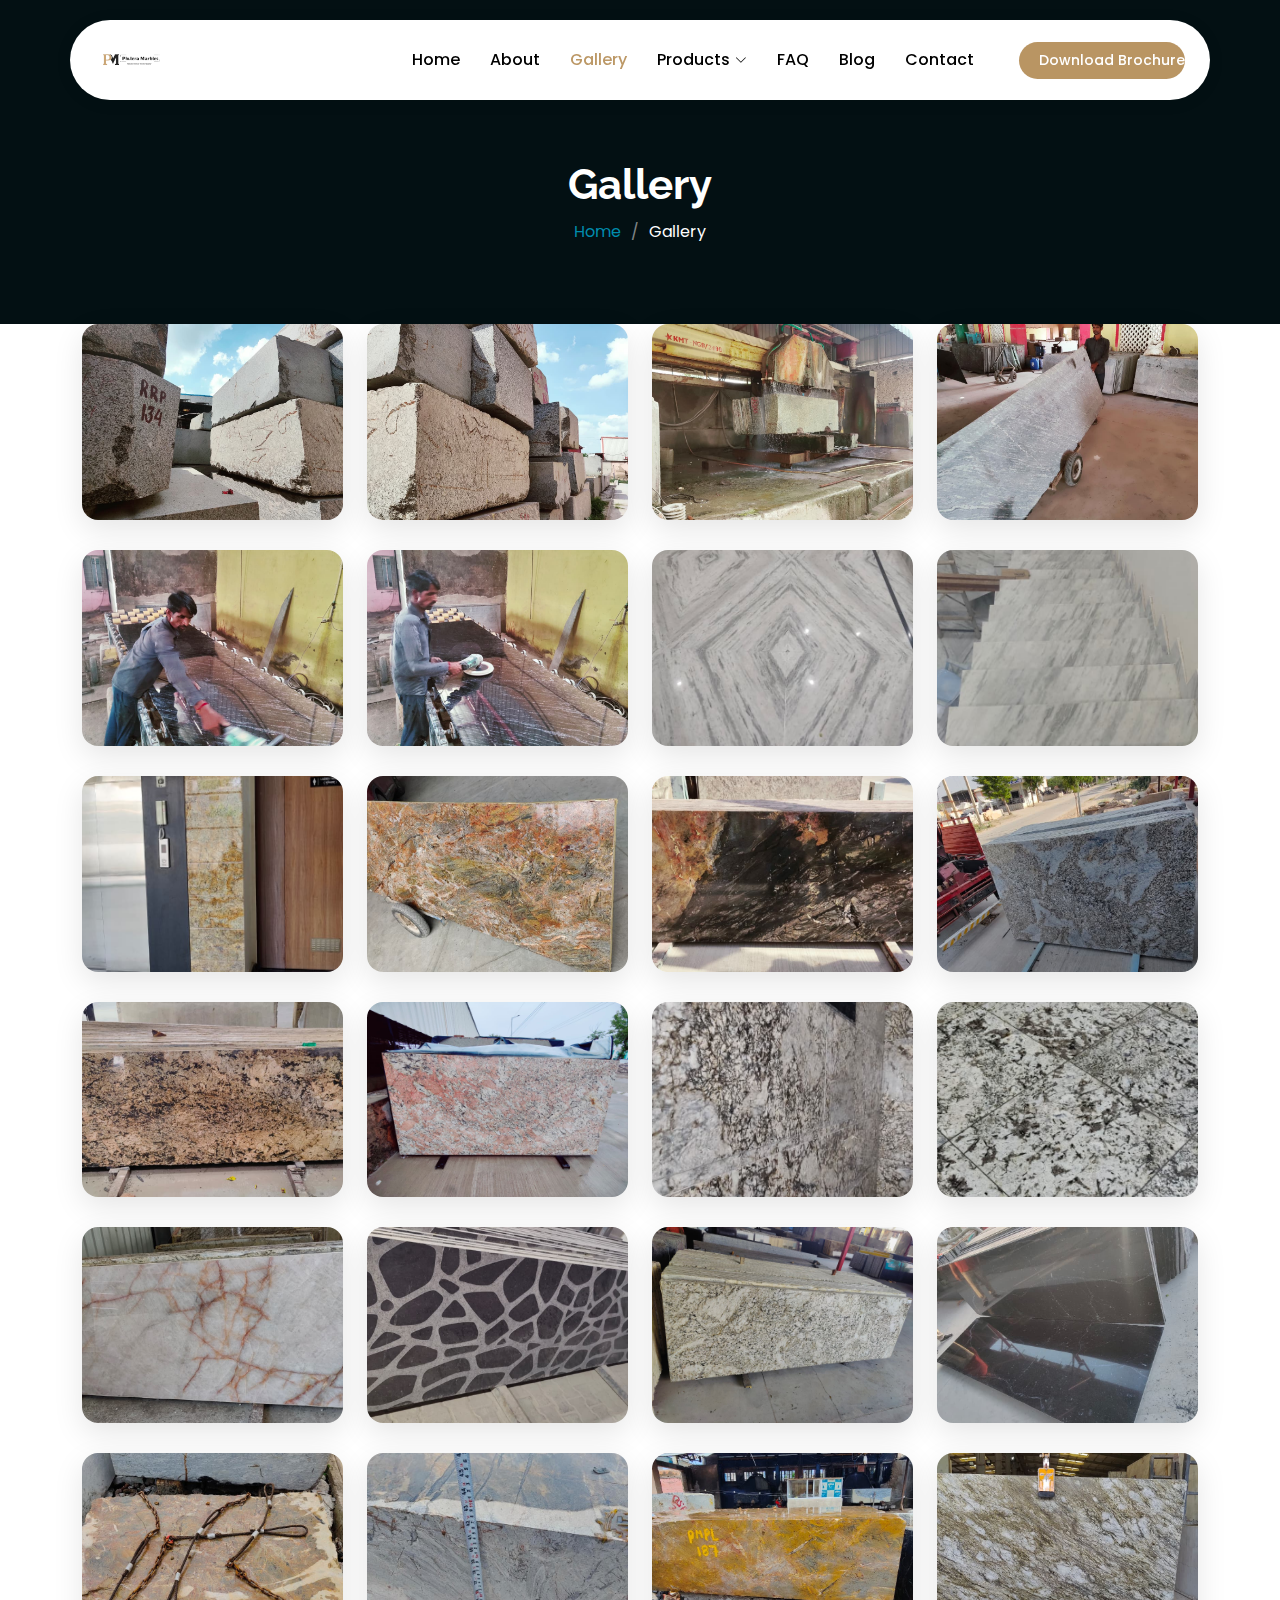
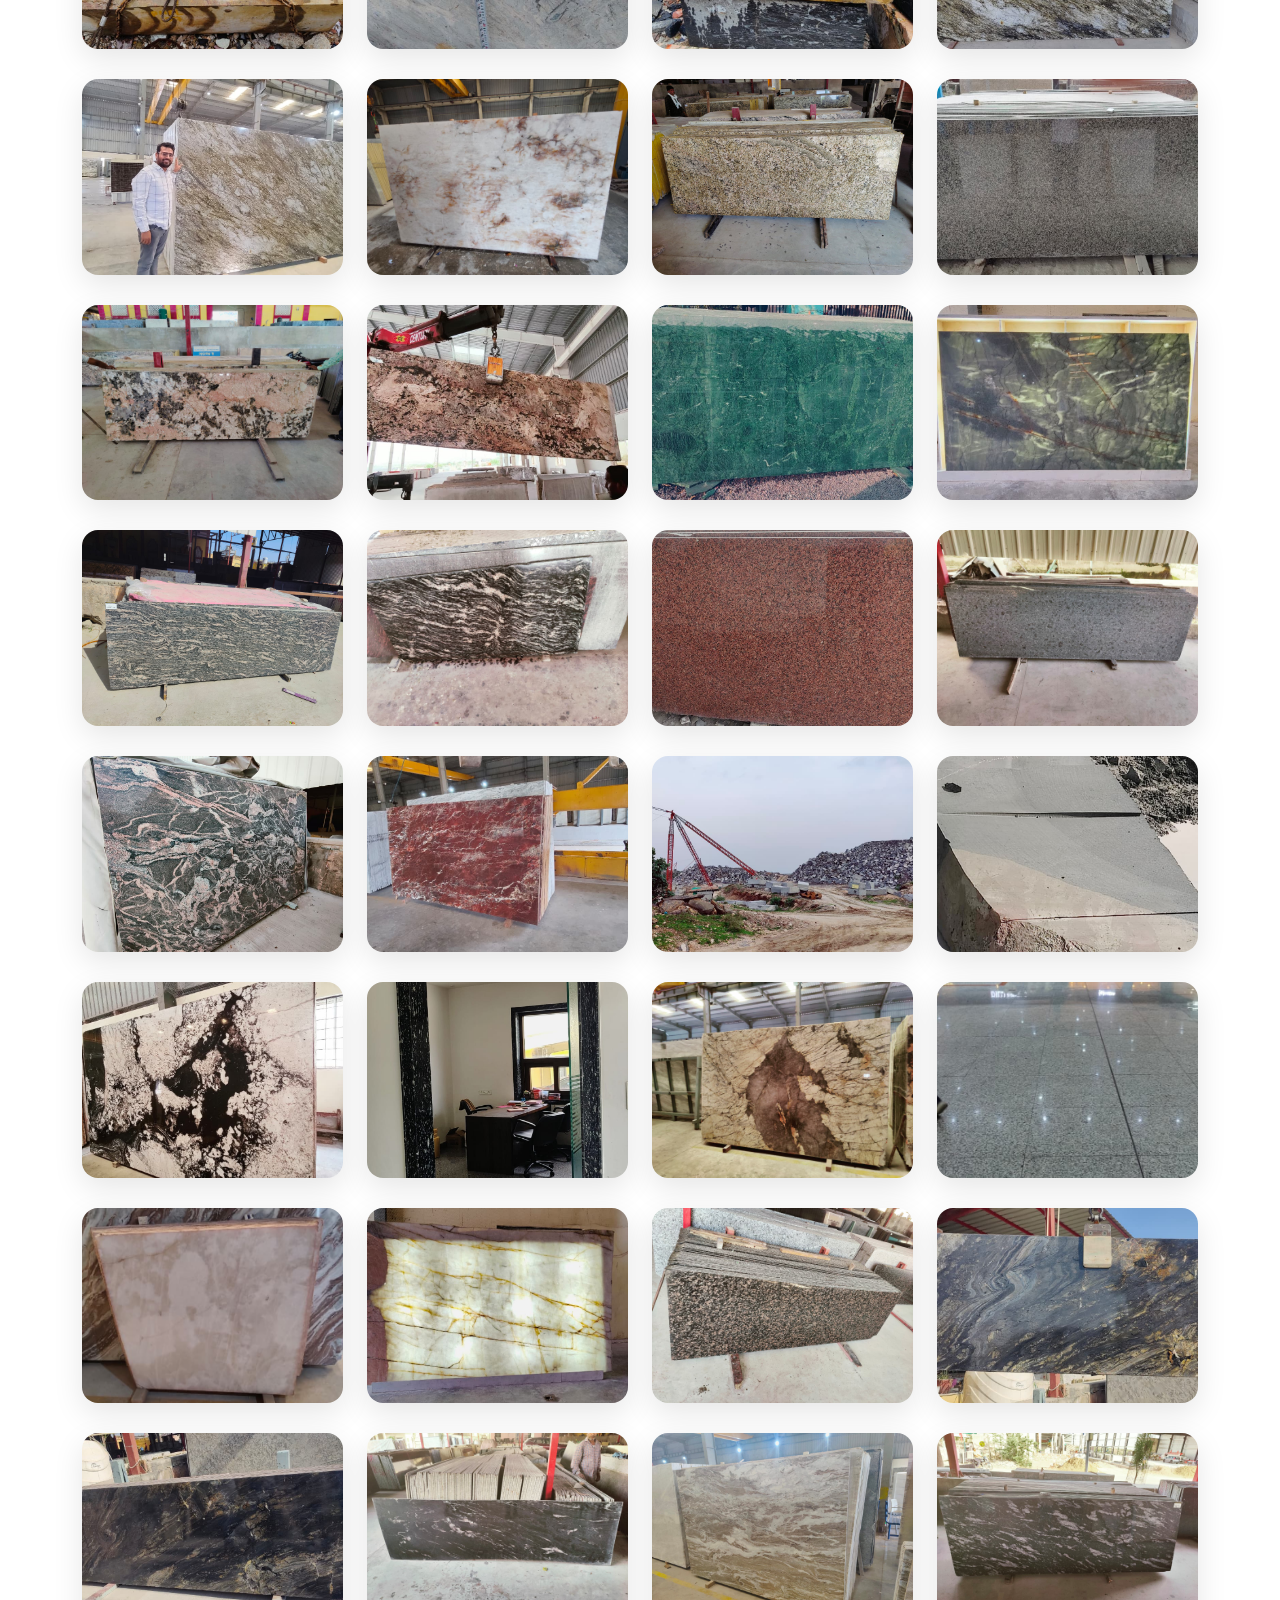
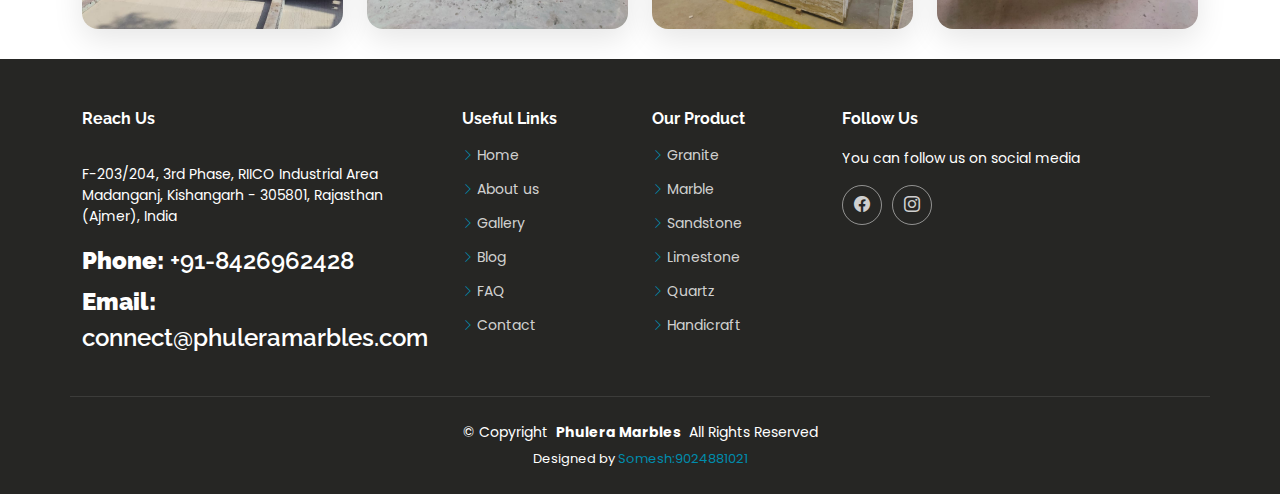
<file: gallery.html>
<!DOCTYPE html>
<html lang="en">

<head>
  <meta charset="utf-8">
  <meta content="width=device-width, initial-scale=1.0" name="viewport">
  <title>Gallery - Timeless Stones,Trusted Quality</title>
  <meta name="description" content="">
  <meta name="keywords" content="">

  <!-- Favicons -->
  <link href="assets/img/logo.png" rel="icon">
  <link href="assets/img/logo.png" rel="apple-touch-icon">

  <!-- Fonts -->
  <link href="https://fonts.googleapis.com" rel="preconnect">
  <link href="https://fonts.gstatic.com" rel="preconnect" crossorigin>
  <link href="https://fonts.googleapis.com/css2?family=Roboto:ital,wght@0,100;0,300;0,400;0,500;0,700;0,900;1,100;1,300;1,400;1,500;1,700;1,900&family=Poppins:ital,wght@0,100;0,200;0,300;0,400;0,500;0,600;0,700;0,800;0,900;1,100;1,200;1,300;1,400;1,500;1,600;1,700;1,800;1,900&family=Raleway:ital,wght@0,100;0,200;0,300;0,400;0,500;0,600;0,700;0,800;0,900;1,100;1,200;1,300;1,400;1,500;1,600;1,700;1,800;1,900&display=swap" rel="stylesheet">

  <!-- Vendor CSS Files -->
  <link href="assets/vendor/bootstrap/css/bootstrap.min.css" rel="stylesheet">
  <link href="assets/vendor/bootstrap-icons/bootstrap-icons.css" rel="stylesheet">
  <!-- <link href="assets/vendor/aos/aos.css" rel="stylesheet"> -->
  <link href="assets/vendor/swiper/swiper-bundle.min.css" rel="stylesheet">
  <link href="assets/vendor/glightbox/css/glightbox.min.css" rel="stylesheet">

  <!-- Main CSS File -->
  <link href="assets/css/main.css" rel="stylesheet">
</head>
<body class="gallery-page">

<header id="header" class="header d-flex align-items-center fixed-top">
  <div class="header-container container position-relative d-flex align-items-center justify-content-between">

    <div class="logo">
      <a href="index.html"><img src="./assets/img/newlogo.png" alt="Site Logo"></a>
    </div>
    <nav id="navmenu" class="navmenu">
      <ul>
        <li><a href="index.html">Home</a></li>
        <li><a href="about.html">About</a></li>
        <li><a href="gallery.html" class="active">Gallery</a></li>
         <li class="dropdown"><a href="#"><span>Products</span> <i class="bi bi-chevron-down toggle-dropdown"></i></a>
            <ul>
                <li><a href="granite.html">Granite</a></li>
                <li><a href="exoticgranite.html">Exotic Granite</a></li>

                  <li><a href="marble.html">Marble</a></li>
                  <li><a href="sandstone.html">Sandstone</a></li>
                  <li><a href="#">Limestone</a></li>
                  <li><a href="#">Quartz</a></li>
                  <li><a href="#">Handicraft</a></li>
            </ul>
          </li>
         <li><a href="faq.html">FAQ</a></li>
         <li><a href="blog.html">Blog</a></li>
        <li><a href="contact.html">Contact</a></li>
       <li><a class="btn-getstarted" href="destinations.html">Download Brochure</a></li>  
      </ul>
      <i class="mobile-nav-toggle d-xl-none bi bi-list"></i>
    </nav>
  </div>
</header>
  <main class="main">

    <!-- Page Title -->
    <div class="page-title dark-background" data-aos="fade" style="background-image: url('https://sati.co.in/wp-content/uploads/2022/11/11-e1668051633286.jpg');">
      <div class="container position-relative">
        <h1>Gallery</h1>
        <nav class="breadcrumbs">
          <ol>
            <li><a href="index.html">Home</a></li>
            <li class="current">Gallery</li>
          </ol>
        </nav>
      </div>
    </div><!-- End Page Title -->


    <!-- Gallery Section -->
    <section id="gallery" class="gallery section">

      <div class="container">

        <div class="isotope-layout" data-default-filter="*" data-layout="masonry" data-sort="original-order">
    
          <div class="row gallery-grid isotope-container">

            <div class="col-xl-3 col-md-4 col-sm-6 gallery-item isotope-item filter-nature">
              <div class="gallery-card">
                <div class="gallery-image">
                  <img src="assets/img/galleryphulera/g1.jpg" class="img-fluid" alt="">
                </div>
                <div class="gallery-overlay">
                 
                  <div class="gallery-actions">
                    <a href="assets/img/galleryphulera/g1.jpg" title="View Image" class="glightbox"><i class="bi bi-eye"></i></a>
                  </div>
                </div>
              </div>
            </div><!-- End Gallery Item -->

            <div class="col-xl-3 col-md-4 col-sm-6 gallery-item isotope-item filter-nature">
              <div class="gallery-card">
                <div class="gallery-image">
                  <img src="assets/img/galleryphulera/g2.jpg" class="img-fluid" alt="">
                </div>
                <div class="gallery-overlay">
                 
                  <div class="gallery-actions">
                    <a href="assets/img/galleryphulera/g2.jpg" title="View Image" class="glightbox"><i class="bi bi-eye"></i></a>
                  </div>
                </div>
              </div>
            </div><!-- End Gallery Item -->

               <div class="col-xl-3 col-md-4 col-sm-6 gallery-item isotope-item filter-nature">
              <div class="gallery-card">
                <div class="gallery-image">
                  <img src="assets/img/galleryphulera/g3.jpg" class="img-fluid" alt="">
                </div>
                <div class="gallery-overlay">
                 
                  <div class="gallery-actions">
                    <a href="assets/img/galleryphulera/g3.jpg" title="View Image" class="glightbox"><i class="bi bi-eye"></i></a>
                  </div>
                </div>
              </div>
            </div><!-- End Gallery Item -->

               <div class="col-xl-3 col-md-4 col-sm-6 gallery-item isotope-item filter-nature">
              <div class="gallery-card">
                <div class="gallery-image">
                  <img src="assets/img/galleryphulera/g4.jpg" class="img-fluid" alt="">
                </div>
                <div class="gallery-overlay">
                 
                  <div class="gallery-actions">
                    <a href="assets/img/galleryphulera/g4.jpg" title="View Image" class="glightbox"><i class="bi bi-eye"></i></a>
                  </div>
                </div>
              </div>
            </div><!-- End Gallery Item -->


             <div class="col-xl-3 col-md-4 col-sm-6 gallery-item isotope-item filter-nature">
              <div class="gallery-card">
                <div class="gallery-image">
                  <img src="assets/img/galleryphulera/g5.jpg" class="img-fluid" alt="">
                </div>
                <div class="gallery-overlay">
                 
                  <div class="gallery-actions">
                    <a href="assets/img/galleryphulera/g5.jpg" title="View Image" class="glightbox"><i class="bi bi-eye"></i></a>
                  </div>
                </div>
              </div>
            </div><!-- End Gallery Item -->

           <div class="col-xl-3 col-md-4 col-sm-6 gallery-item isotope-item filter-nature">
              <div class="gallery-card">
                <div class="gallery-image">
                  <img src="assets/img/galleryphulera/g6.jpg" class="img-fluid" alt="">
                </div>
                <div class="gallery-overlay">
                  <div class="gallery-actions">
                    <a href="assets/img/galleryphulera/g6.jpg" title="View Image" class="glightbox"><i class="bi bi-eye"></i></a>
                  </div>
                </div>
              </div>
            </div><!-- End Gallery Item -->

              <div class="col-xl-3 col-md-4 col-sm-6 gallery-item isotope-item filter-nature">
              <div class="gallery-card">
                <div class="gallery-image">
                  <img src="assets/img/galleryphulera/g7.jpg" class="img-fluid" alt="">
                </div>
                <div class="gallery-overlay">
                 
                  <div class="gallery-actions">
                    <a href="assets/img/galleryphulera/g7.jpg" title="View Image" class="glightbox"><i class="bi bi-eye"></i></a>
                  </div>
                </div>
              </div>
            </div><!-- End Gallery Item -->
             <div class="col-xl-3 col-md-4 col-sm-6 gallery-item isotope-item filter-nature">
              <div class="gallery-card">
                <div class="gallery-image">
                  <img src="assets/img/galleryphulera/g8.jpg" class="img-fluid" alt="">
                </div>
                <div class="gallery-overlay">
                 
                  <div class="gallery-actions">
                    <a href="assets/img/galleryphulera/g8.jpg" title="View Image" class="glightbox"><i class="bi bi-eye"></i></a>
                  </div>
                </div>
              </div>
            </div><!-- End Gallery Item -->

               <div class="col-xl-3 col-md-4 col-sm-6 gallery-item isotope-item filter-nature">
              <div class="gallery-card">
                <div class="gallery-image">
                  <img src="assets/img/galleryphulera/alaskagold.jpg" class="img-fluid" alt="">
                </div>
                <div class="gallery-overlay">
                 
                  <div class="gallery-actions">
                    <a href="assets/img/galleryphulera/alaskagold.jpg" title="View Image" class="glightbox"><i class="bi bi-eye"></i></a>
                  </div>
                </div>
              </div>
            </div><!-- End Gallery Item -->

                        <div class="col-xl-3 col-md-4 col-sm-6 gallery-item isotope-item filter-nature">
              <div class="gallery-card">
                <div class="gallery-image">
                  <img src="assets/img/galleryphulera/albericstone.jpg" class="img-fluid" alt="">
                </div>
                <div class="gallery-overlay">
                 
                  <div class="gallery-actions">
                    <a href="assets/img/galleryphulera/albericstone.jpg" title="View Image" class="glightbox"><i class="bi bi-eye"></i></a>
                  </div>
                </div>
              </div>
            </div><!-- End Gallery Item -->

              <div class="col-xl-3 col-md-4 col-sm-6 gallery-item isotope-item filter-nature">
              <div class="gallery-card">
                <div class="gallery-image">
                  <img src="assets/img/galleryphulera/albertrock.jpg" class="img-fluid" alt="">
                </div>
                <div class="gallery-overlay">
                 
                  <div class="gallery-actions">
                    <a href="assets/img/galleryphulera/albertrock.jpg" title="View Image" class="glightbox"><i class="bi bi-eye"></i></a>
                  </div>
                </div>
              </div>
            </div><!-- End Gallery Item -->


              <div class="col-xl-3 col-md-4 col-sm-6 gallery-item isotope-item filter-nature">
              <div class="gallery-card">
                <div class="gallery-image">
                  <img src="assets/img/galleryphulera/alska.jpg" class="img-fluid" alt="">
                </div>
                <div class="gallery-overlay">
                 
                  <div class="gallery-actions">
                    <a href="assets/img/galleryphulera/alska.jpg" title="View Image" class="glightbox"><i class="bi bi-eye"></i></a>
                  </div>
                </div>
              </div>
            </div><!-- End Gallery Item -->


               <div class="col-xl-3 col-md-4 col-sm-6 gallery-item isotope-item filter-nature">
              <div class="gallery-card">
                <div class="gallery-image">
                  <img src="assets/img/galleryphulera/alskagoldd.jpg" class="img-fluid" alt="">
                </div>
                <div class="gallery-overlay">
                 
                  <div class="gallery-actions">
                    <a href="assets/img/galleryphulera/alskagoldd.jpg" title="View Image" class="glightbox"><i class="bi bi-eye"></i></a>
                  </div>
                </div>
              </div>
            </div><!-- End Gallery Item -->

                           <div class="col-xl-3 col-md-4 col-sm-6 gallery-item isotope-item filter-nature">
              <div class="gallery-card">
                <div class="gallery-image">
                  <img src="assets/img/galleryphulera/alskapink.jpg" class="img-fluid" alt="">
                </div>
                <div class="gallery-overlay">
                 
                  <div class="gallery-actions">
                    <a href="assets/img/galleryphulera/alskapink.jpg" title="View Image" class="glightbox"><i class="bi bi-eye"></i></a>
                  </div>
                </div>
              </div>
            </div><!-- End Gallery Item -->


                <div class="col-xl-3 col-md-4 col-sm-6 gallery-item isotope-item filter-nature">
              <div class="gallery-card">
                <div class="gallery-image">
                  <img src="assets/img/galleryphulera/alskawhite.jpg" class="img-fluid" alt="">
                </div>
                <div class="gallery-overlay">
                 
                  <div class="gallery-actions">
                    <a href="assets/img/galleryphulera/alskawhite.jpg" title="View Image" class="glightbox"><i class="bi bi-eye"></i></a>
                  </div>
                </div>
              </div>
            </div><!-- End Gallery Item -->


                  <div class="col-xl-3 col-md-4 col-sm-6 gallery-item isotope-item filter-nature">
              <div class="gallery-card">
                <div class="gallery-image">
                  <img src="assets/img/galleryphulera/alskawhitee.jpg" class="img-fluid" alt="">
                </div>
                <div class="gallery-overlay">
                 
                  <div class="gallery-actions">
                    <a href="assets/img/galleryphulera/alskawhitee.jpg" title="View Image" class="glightbox"><i class="bi bi-eye"></i></a>
                  </div>
                </div>
              </div>
            </div><!-- End Gallery Item -->

               <div class="col-xl-3 col-md-4 col-sm-6 gallery-item isotope-item filter-nature">
              <div class="gallery-card">
                <div class="gallery-image">
                  <img src="assets/img/galleryphulera/alskawhtee.jpg" class="img-fluid" alt="">
                </div>
                <div class="gallery-overlay">
                 
                  <div class="gallery-actions">
                    <a href="assets/img/galleryphulera/alskawhtee.jpg" title="View Image" class="glightbox"><i class="bi bi-eye"></i></a>
                  </div>
                </div>
              </div>
            </div><!-- End Gallery Item -->



                 <div class="col-xl-3 col-md-4 col-sm-6 gallery-item isotope-item filter-nature">
              <div class="gallery-card">
                <div class="gallery-image">
                  <img src="assets/img/galleryphulera/antique.jpg" class="img-fluid" alt="">
                </div>
                <div class="gallery-overlay">
                 
                  <div class="gallery-actions">
                    <a href="assets/img/galleryphulera/antique.jpg" title="View Image" class="glightbox"><i class="bi bi-eye"></i></a>
                  </div>
                </div>
              </div>
            </div><!-- End Gallery Item -->

            
                 <div class="col-xl-3 col-md-4 col-sm-6 gallery-item isotope-item filter-nature">
              <div class="gallery-card">
                <div class="gallery-image">
                  <img src="assets/img/galleryphulera/Badhanwada white Alaska white.jpg" class="img-fluid" alt="">
                </div>
                <div class="gallery-overlay">
                 
                  <div class="gallery-actions">
                    <a href="assets/img/galleryphulera/Badhanwada white Alaska white.jpg" title="View Image" class="glightbox"><i class="bi bi-eye"></i></a>
                  </div>
                </div>
              </div>
            </div><!-- End Gallery Item -->



            
                 <div class="col-xl-3 col-md-4 col-sm-6 gallery-item isotope-item filter-nature">
              <div class="gallery-card">
                <div class="gallery-image">
                  <img src="assets/img/galleryphulera/black.jpg" class="img-fluid" alt="">
                </div>
                <div class="gallery-overlay">
                 
                  <div class="gallery-actions">
                    <a href="assets/img/galleryphulera/black.jpg" title="View Image" class="glightbox"><i class="bi bi-eye"></i></a>
                  </div>
                </div>
              </div>
            </div><!-- End Gallery Item -->


            
            
                 <div class="col-xl-3 col-md-4 col-sm-6 gallery-item isotope-item filter-nature">
              <div class="gallery-card">
                <div class="gallery-image">
                  <img src="assets/img/galleryphulera/block.jpg" class="img-fluid" alt="">
                </div>
                <div class="gallery-overlay">
                 
                  <div class="gallery-actions">
                    <a href="assets/img/galleryphulera/block.jpg" title="View Image" class="glightbox"><i class="bi bi-eye"></i></a>
                  </div>
                </div>
              </div>
            </div><!-- End Gallery Item -->


                     <div class="col-xl-3 col-md-4 col-sm-6 gallery-item isotope-item filter-nature">
              <div class="gallery-card">
                <div class="gallery-image">
                  <img src="assets/img/galleryphulera/blockk.jpg" class="img-fluid" alt="">
                </div>
                <div class="gallery-overlay">
                 
                  <div class="gallery-actions">
                    <a href="assets/img/galleryphulera/blockk.jpg" title="View Image" class="glightbox"><i class="bi bi-eye"></i></a>
                  </div>
                </div>
              </div>
            </div><!-- End Gallery Item -->


              <div class="col-xl-3 col-md-4 col-sm-6 gallery-item isotope-item filter-nature">
              <div class="gallery-card">
                <div class="gallery-image">
                  <img src="assets/img/galleryphulera/blockpurchase.jpg" class="img-fluid" alt="">
                </div>
                <div class="gallery-overlay">
                 
                  <div class="gallery-actions">
                    <a href="assets/img/galleryphulera/blockpurchase.jpg" title="View Image" class="glightbox"><i class="bi bi-eye"></i></a>
                  </div>
                </div>
              </div>
            </div><!-- End Gallery Item -->


            
              <div class="col-xl-3 col-md-4 col-sm-6 gallery-item isotope-item filter-nature">
              <div class="gallery-card">
                <div class="gallery-image">
                  <img src="assets/img/galleryphulera/bluedu.jpg" class="img-fluid" alt="">
                </div>
                <div class="gallery-overlay">
                 
                  <div class="gallery-actions">
                    <a href="assets/img/galleryphulera/bluedu.jpg" title="View Image" class="glightbox"><i class="bi bi-eye"></i></a>
                  </div>
                </div>
              </div>
            </div><!-- End Gallery Item -->


             
              <div class="col-xl-3 col-md-4 col-sm-6 gallery-item isotope-item filter-nature">
              <div class="gallery-card">
                <div class="gallery-image">
                  <img src="assets/img/galleryphulera/bluedunz.jpg" class="img-fluid" alt="">
                </div>
                <div class="gallery-overlay">
                 
                  <div class="gallery-actions">
                    <a href="assets/img/galleryphulera/bluedunz.jpg" title="View Image" class="glightbox"><i class="bi bi-eye"></i></a>
                  </div>
                </div>
              </div>
            </div><!-- End Gallery Item -->


                
              <div class="col-xl-3 col-md-4 col-sm-6 gallery-item isotope-item filter-nature">
              <div class="gallery-card">
                <div class="gallery-image">
                  <img src="assets/img/galleryphulera/crystalo.jpg" class="img-fluid" alt="">
                </div>
                <div class="gallery-overlay">
                 
                  <div class="gallery-actions">
                    <a href="assets/img/galleryphulera/crystalo.jpg" title="View Image" class="glightbox"><i class="bi bi-eye"></i></a>
                  </div>
                </div>
              </div>
            </div><!-- End Gallery Item -->


                   <div class="col-xl-3 col-md-4 col-sm-6 gallery-item isotope-item filter-nature">
              <div class="gallery-card">
                <div class="gallery-image">
                  <img src="assets/img/galleryphulera/desertgold.jpg" class="img-fluid" alt="">
                </div>
                <div class="gallery-overlay">
                 
                  <div class="gallery-actions">
                    <a href="assets/img/galleryphulera/desertgold.jpg" title="View Image" class="glightbox"><i class="bi bi-eye"></i></a>
                  </div>
                </div>
              </div>
            </div><!-- End Gallery Item -->


                  <div class="col-xl-3 col-md-4 col-sm-6 gallery-item isotope-item filter-nature">
              <div class="gallery-card">
                <div class="gallery-image">
                  <img src="assets/img/galleryphulera/devragreen.jpg" class="img-fluid" alt="">
                </div>
                <div class="gallery-overlay">
                 
                  <div class="gallery-actions">
                    <a href="assets/img/galleryphulera/devragreen.jpg" title="View Image" class="glightbox"><i class="bi bi-eye"></i></a>
                  </div>
                </div>
              </div>
            </div><!-- End Gallery Item -->

                <div class="col-xl-3 col-md-4 col-sm-6 gallery-item isotope-item filter-nature">
              <div class="gallery-card">
                <div class="gallery-image">
                  <img src="assets/img/galleryphulera/germanpink.jpg" class="img-fluid" alt="">
                </div>
                <div class="gallery-overlay">
                 
                  <div class="gallery-actions">
                    <a href="assets/img/galleryphulera/germanpink.jpg" title="View Image" class="glightbox"><i class="bi bi-eye"></i></a>
                  </div>
                </div>
              </div>
            </div><!-- End Gallery Item -->


              <div class="col-xl-3 col-md-4 col-sm-6 gallery-item isotope-item filter-nature">
              <div class="gallery-card">
                <div class="gallery-image">
                  <img src="assets/img/galleryphulera/granitee.jpg" class="img-fluid" alt="">
                </div>
                <div class="gallery-overlay">
                 
                  <div class="gallery-actions">
                    <a href="assets/img/galleryphulera/granitee.jpg" title="View Image" class="glightbox"><i class="bi bi-eye"></i></a>
                  </div>
                </div>
              </div>
            </div><!-- End Gallery Item -->


            
              <div class="col-xl-3 col-md-4 col-sm-6 gallery-item isotope-item filter-nature">
              <div class="gallery-card">
                <div class="gallery-image">
                  <img src="assets/img/galleryphulera/greenmarble.jpg" class="img-fluid" alt="">
                </div>
                <div class="gallery-overlay">
                 
                  <div class="gallery-actions">
                    <a href="assets/img/galleryphulera/greenmarble.jpg" title="View Image" class="glightbox"><i class="bi bi-eye"></i></a>
                  </div>
                </div>
              </div>
            </div><!-- End Gallery Item -->


            <div class="col-xl-3 col-md-4 col-sm-6 gallery-item isotope-item filter-nature">
              <div class="gallery-card">
                <div class="gallery-image">
                  <img src="assets/img/galleryphulera/greenquartize.jpg" class="img-fluid" alt="">
                </div>
                <div class="gallery-overlay">
                 
                  <div class="gallery-actions">
                    <a href="assets/img/galleryphulera/greenquartize.jpg" title="View Image" class="glightbox"><i class="bi bi-eye"></i></a>
                  </div>
                </div>
              </div>
            </div><!-- End Gallery Item -->


                <div class="col-xl-3 col-md-4 col-sm-6 gallery-item isotope-item filter-nature">
              <div class="gallery-card">
                <div class="gallery-image">
                  <img src="assets/img/galleryphulera/Himalayan brown  granite.jpg" class="img-fluid" alt="">
                </div>
                <div class="gallery-overlay">
                 
                  <div class="gallery-actions">
                    <a href="assets/img/galleryphulera/Himalayan brown  granite.jpg" title="View Image" class="glightbox"><i class="bi bi-eye"></i></a>
                  </div>
                </div>
              </div>
            </div><!-- End Gallery Item -->


                <div class="col-xl-3 col-md-4 col-sm-6 gallery-item isotope-item filter-nature">
              <div class="gallery-card">
                <div class="gallery-image">
                  <img src="assets/img/galleryphulera/himalyangranite.jpg" class="img-fluid" alt="">
                </div>
                <div class="gallery-overlay">
                 
                  <div class="gallery-actions">
                    <a href="assets/img/galleryphulera/himalyangranite.jpg" title="View Image" class="glightbox"><i class="bi bi-eye"></i></a>
                  </div>
                </div>
              </div>
            </div><!-- End Gallery Item -->


                 <div class="col-xl-3 col-md-4 col-sm-6 gallery-item isotope-item filter-nature">
              <div class="gallery-card">
                <div class="gallery-image">
                  <img src="assets/img/galleryphulera/khaldared.jpg" class="img-fluid" alt="">
                </div>
                <div class="gallery-overlay">
                 
                  <div class="gallery-actions">
                    <a href="assets/img/galleryphulera/khaldared.jpg" title="View Image" class="glightbox"><i class="bi bi-eye"></i></a>
                  </div>
                </div>
              </div>
            </div><!-- End Gallery Item -->



            
                 <div class="col-xl-3 col-md-4 col-sm-6 gallery-item isotope-item filter-nature">
              <div class="gallery-card">
                <div class="gallery-image">
                  <img src="assets/img/galleryphulera/Kotra 3d lapatro.jpg" class="img-fluid" alt="">
                </div>
                <div class="gallery-overlay">
                 
                  <div class="gallery-actions">
                    <a href="assets/img/galleryphulera/Kotra 3d lapatro.jpg" title="View Image" class="glightbox"><i class="bi bi-eye"></i></a>
                  </div>
                </div>
              </div>
            </div><!-- End Gallery Item -->


            
                 <div class="col-xl-3 col-md-4 col-sm-6 gallery-item isotope-item filter-nature">
              <div class="gallery-card">
                <div class="gallery-image">
                  <img src="assets/img/galleryphulera/lavablack.jpg" class="img-fluid" alt="">
                </div>
                <div class="gallery-overlay">
                 
                  <div class="gallery-actions">
                    <a href="assets/img/galleryphulera/lavablack.jpg" title="View Image" class="glightbox"><i class="bi bi-eye"></i></a>
                  </div>
                </div>
              </div>
            </div><!-- End Gallery Item -->

               <div class="col-xl-3 col-md-4 col-sm-6 gallery-item isotope-item filter-nature">
              <div class="gallery-card">
                <div class="gallery-image">
                  <img src="assets/img/galleryphulera/lavntored.jpg" class="img-fluid" alt="">
                </div>
                <div class="gallery-overlay">
                 
                  <div class="gallery-actions">
                    <a href="assets/img/galleryphulera/lavntored.jpg" title="View Image" class="glightbox"><i class="bi bi-eye"></i></a>
                  </div>
                </div>
              </div>
            </div><!-- End Gallery Item -->

                <div class="col-xl-3 col-md-4 col-sm-6 gallery-item isotope-item filter-nature">
              <div class="gallery-card">
                <div class="gallery-image">
                  <img src="assets/img/galleryphulera/mines.jpg" class="img-fluid" alt="">
                </div>
                <div class="gallery-overlay">
                 
                  <div class="gallery-actions">
                    <a href="assets/img/galleryphulera/mines.jpg" title="View Image" class="glightbox"><i class="bi bi-eye"></i></a>
                  </div>
                </div>
              </div>
            </div><!-- End Gallery Item -->

             <div class="col-xl-3 col-md-4 col-sm-6 gallery-item isotope-item filter-nature">
              <div class="gallery-card">
                <div class="gallery-image">
                  <img src="assets/img/galleryphulera/normalblock.jpg" class="img-fluid" alt="">
                </div>
                <div class="gallery-overlay">
                 
                  <div class="gallery-actions">
                    <a href="assets/img/galleryphulera/normalblock.jpg" title="View Image" class="glightbox"><i class="bi bi-eye"></i></a>
                  </div>
                </div>
              </div>
            </div><!-- End Gallery Item -->

             <div class="col-xl-3 col-md-4 col-sm-6 gallery-item isotope-item filter-nature">
              <div class="gallery-card">
                <div class="gallery-image">
                  <img src="assets/img/galleryphulera/pandawhite.jpg" class="img-fluid" alt="">
                </div>
                <div class="gallery-overlay">
                 
                  <div class="gallery-actions">
                    <a href="assets/img/galleryphulera/pandawhite.jpg" title="View Image" class="glightbox"><i class="bi bi-eye"></i></a>
                  </div>
                </div>
              </div>
            </div><!-- End Gallery Item -->


               <div class="col-xl-3 col-md-4 col-sm-6 gallery-item isotope-item filter-nature">
              <div class="gallery-card">
                <div class="gallery-image">
                  <img src="assets/img/galleryphulera/pearlblack.jpg" class="img-fluid" alt="">
                </div>
                <div class="gallery-overlay">
                 
                  <div class="gallery-actions">
                    <a href="assets/img/galleryphulera/pearlblack.jpg" title="View Image" class="glightbox"><i class="bi bi-eye"></i></a>
                  </div>
                </div>
              </div>
              
            </div><!-- End Gallery Item -->


             <div class="col-xl-3 col-md-4 col-sm-6 gallery-item isotope-item filter-nature">
              <div class="gallery-card">
                <div class="gallery-image">
                  <img src="assets/img/galleryphulera/Petagoniya exotic stone.jpg" class="img-fluid" alt="">
                </div>
                <div class="gallery-overlay">
                 
                  <div class="gallery-actions">
                    <a href="assets/img/galleryphulera/Petagoniya exotic stone.jpg" title="View Image" class="glightbox"><i class="bi bi-eye"></i></a>
                  </div>
                </div>
              </div>
              
            </div><!-- End Gallery Item -->


                 <div class="col-xl-3 col-md-4 col-sm-6 gallery-item isotope-item filter-nature">
              <div class="gallery-card">
                <div class="gallery-image">
                  <img src="assets/img/galleryphulera/pwhite.jpg" class="img-fluid" alt="">
                </div>
                <div class="gallery-overlay">
                 
                  <div class="gallery-actions">
                    <a href="assets/img/galleryphulera/pwhite.jpg" title="View Image" class="glightbox"><i class="bi bi-eye"></i></a>
                  </div>
                </div>
              </div>
              
            </div><!-- End Gallery Item -->


                <div class="col-xl-3 col-md-4 col-sm-6 gallery-item isotope-item filter-nature">
              <div class="gallery-card">
                <div class="gallery-image">
                  <img src="assets/img/galleryphulera/quartzite.jpg" class="img-fluid" alt="">
                </div>
                <div class="gallery-overlay">
                 
                  <div class="gallery-actions">
                    <a href="assets/img/galleryphulera/quartzite.jpg" title="View Image" class="glightbox"><i class="bi bi-eye"></i></a>
                  </div>
                </div>
              </div>
              
            </div><!-- End Gallery Item -->


            
                <div class="col-xl-3 col-md-4 col-sm-6 gallery-item isotope-item filter-nature">
              <div class="gallery-card">
                <div class="gallery-image">
                  <img src="assets/img/galleryphulera/quartzitee.jpg" class="img-fluid" alt="">
                </div>
                <div class="gallery-overlay">
                 
                  <div class="gallery-actions">
                    <a href="assets/img/galleryphulera/quartzitee.jpg" title="View Image" class="glightbox"><i class="bi bi-eye"></i></a>
                  </div>
                </div>
              </div>
              
            </div><!-- End Gallery Item -->


               <div class="col-xl-3 col-md-4 col-sm-6 gallery-item isotope-item filter-nature">
              <div class="gallery-card">
                <div class="gallery-image">
                  <img src="assets/img/galleryphulera/rajasthantanbrown.jpg" class="img-fluid" alt="">
                </div>
                <div class="gallery-overlay">
                 
                  <div class="gallery-actions">
                    <a href="assets/img/galleryphulera/rajasthantanbrown.jpg" title="View Image" class="glightbox"><i class="bi bi-eye"></i></a>
                  </div>
                </div>
              </div>
              
            </div><!-- End Gallery Item -->


                      <div class="col-xl-3 col-md-4 col-sm-6 gallery-item isotope-item filter-nature">
              <div class="gallery-card">
                <div class="gallery-image">
                  <img src="assets/img/galleryphulera/stone.jpg" class="img-fluid" alt="">
                </div>
                <div class="gallery-overlay">
                 
                  <div class="gallery-actions">
                    <a href="assets/img/galleryphulera/stone.jpg" title="View Image" class="glightbox"><i class="bi bi-eye"></i></a>
                  </div>
                </div>
              </div>
              
            </div><!-- End Gallery Item -->

             <div class="col-xl-3 col-md-4 col-sm-6 gallery-item isotope-item filter-nature">
              <div class="gallery-card">
                <div class="gallery-image">
                  <img src="assets/img/galleryphulera/stone2.jpg" class="img-fluid" alt="">
                </div>
                <div class="gallery-overlay">
                 
                  <div class="gallery-actions">
                    <a href="assets/img/galleryphulera/stone2.jpg" title="View Image" class="glightbox"><i class="bi bi-eye"></i></a>
                  </div>
                </div>
              </div>
              
            </div><!-- End Gallery Item -->


              <div class="col-xl-3 col-md-4 col-sm-6 gallery-item isotope-item filter-nature">
              <div class="gallery-card">
                <div class="gallery-image">
                  <img src="assets/img/galleryphulera/titaniumblack.jpg" class="img-fluid" alt="">
                </div>
                <div class="gallery-overlay">
                 
                  <div class="gallery-actions">
                    <a href="assets/img/galleryphulera/titaniumblack.jpg" title="View Image" class="glightbox"><i class="bi bi-eye"></i></a>
                  </div>
                </div>
              </div>
              
            </div><!-- End Gallery Item -->

            
              <div class="col-xl-3 col-md-4 col-sm-6 gallery-item isotope-item filter-nature">
              <div class="gallery-card">
                <div class="gallery-image">
                  <img src="assets/img/galleryphulera/toranto.jpg" class="img-fluid" alt="">
                </div>
                <div class="gallery-overlay">
                 
                  <div class="gallery-actions">
                    <a href="assets/img/galleryphulera/toranto.jpg" title="View Image" class="glightbox"><i class="bi bi-eye"></i></a>
                  </div>
                </div>
              </div>
              
            </div><!-- End Gallery Item -->

              <div class="col-xl-3 col-md-4 col-sm-6 gallery-item isotope-item filter-nature">
              <div class="gallery-card">
                <div class="gallery-image">
                  <img src="assets/img/galleryphulera/varablack.jpg" class="img-fluid" alt="">
                </div>
                <div class="gallery-overlay">
                 
                  <div class="gallery-actions">
                    <a href="assets/img/galleryphulera/varablack.jpg" title="View Image" class="glightbox"><i class="bi bi-eye"></i></a>
                  </div>
                </div>
              </div>
              
            </div><!-- End Gallery Item -->



           


          </div>
        </div>

      </div>

    </section><!-- /Gallery Section -->

  </main>

  <footer id="footer" class="footer position-relative dark-background">
    <div class="container footer-top">
      <div class="row gy-4">
        <div class="col-lg-4 col-md-6 footer-about">
          <a href="index.html" class="d-flex align-items-center">
           <h4>Reach Us</h4>
          </a>
          <div class="footer-contact pt-3 footercontent">
            <p>F-203/204, 3rd Phase, RIICO Industrial Area Madanganj, Kishangarh - 305801, Rajasthan (Ajmer), India </p>
            <p></p>
           <a href="tel:+918426962428"> <p class="mt-3"><strong>Phone:</strong> <span>+91-8426962428</span></p></a>
           <a href="mailto:"><p><strong>Email:</strong> <span>connect@phuleramarbles.com</span></p></a> 
          </div>
        </div>

        <div class="col-lg-2 col-md-3 footer-links">
          <h4>Useful Links</h4>
          <ul>
            <li><i class="bi bi-chevron-right"></i> <a href="#">Home</a></li>
            <li><i class="bi bi-chevron-right"></i> <a href="#">About us</a></li>
            <li><i class="bi bi-chevron-right"></i> <a href="#">Gallery</a></li>
            <li><i class="bi bi-chevron-right"></i> <a href="#">Blog</a></li>
            <li><i class="bi bi-chevron-right"></i> <a href="#">FAQ</a></li>
            <li><i class="bi bi-chevron-right"></i> <a href="#">Contact</a></li>
          </ul>
        </div>

        <div class="col-lg-2 col-md-3 footer-links">
          <h4>Our Product</h4>
          <ul>
            <li><i class="bi bi-chevron-right"></i> <a href="granite.html">Granite</a></li>
            <li><i class="bi bi-chevron-right"></i> <a href="#">Marble</a></li>
            <li><i class="bi bi-chevron-right"></i> <a href="#">Sandstone</a></li>
            <li><i class="bi bi-chevron-right"></i> <a href="#">Limestone</a></li>
            <li><i class="bi bi-chevron-right"></i> <a href="#">Quartz</a></li>
            <li><i class="bi bi-chevron-right"></i> <a href="#">Handicraft</a></li>
          </ul>
        </div>
        <div class="col-lg-4 col-md-12">
          <h4>Follow Us</h4>
          <p>You can follow us on social media</p>
          <div class="social-links d-flex">
            <a href=""><i class="bi bi-facebook"></i></a>
            <a href="https://www.instagram.com/phulera_marbles_pvt_ltd/"><i class="bi bi-instagram"></i></a>
          </div>
        </div>

      </div>
    </div>

    <div class="container copyright text-center mt-4">
    <p>© <span>Copyright</span> <strong class="px-1 sitename">Phulera Marbles</strong> <span>All Rights Reserved</span></p>
     <div class="credits">
        Designed by <a href="tel:9024881021">Somesh:9024881021</a>
      </div>
    </div>

  </footer>

  <!-- Scroll Top -->
  <a href="#" id="scroll-top" class="scroll-top d-flex align-items-center justify-content-center"><i class="bi bi-arrow-up-short"></i></a>

  <!-- Vendor JS Files -->
  <script src="assets/vendor/bootstrap/js/bootstrap.bundle.min.js"></script>
  <script src="assets/vendor/php-email-form/validate.js"></script>
  <!-- <script src="assets/vendor/aos/aos.js"></script> -->
  <script src="assets/vendor/purecounter/purecounter_vanilla.js"></script>
  <script src="assets/vendor/swiper/swiper-bundle.min.js"></script>
  <script src="assets/vendor/isotope-layout/isotope.pkgd.min.js"></script>
  <script src="assets/vendor/imagesloaded/imagesloaded.pkgd.min.js"></script>
  <script src="assets/vendor/glightbox/js/glightbox.min.js"></script>

  <!-- Main JS File -->
  <script src="assets/js/main.js"></script>

</body>

</html>
</file>
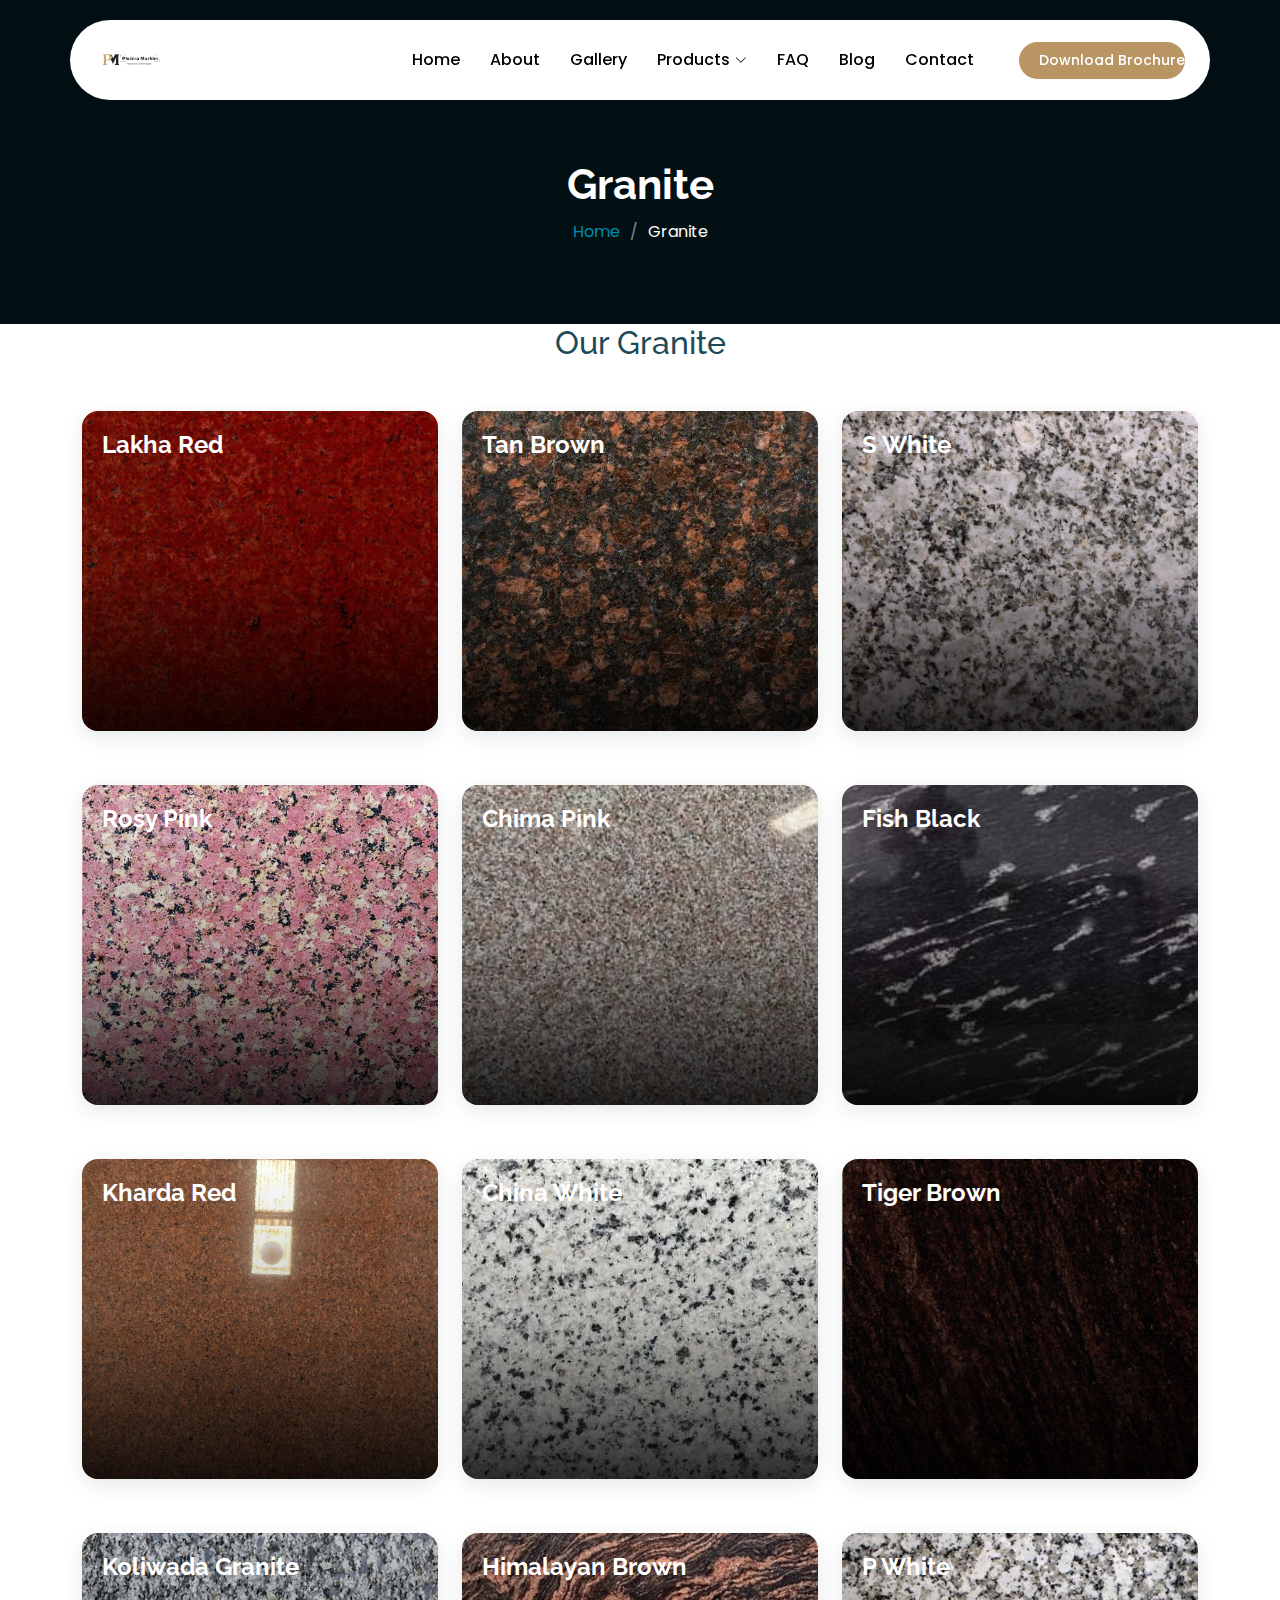
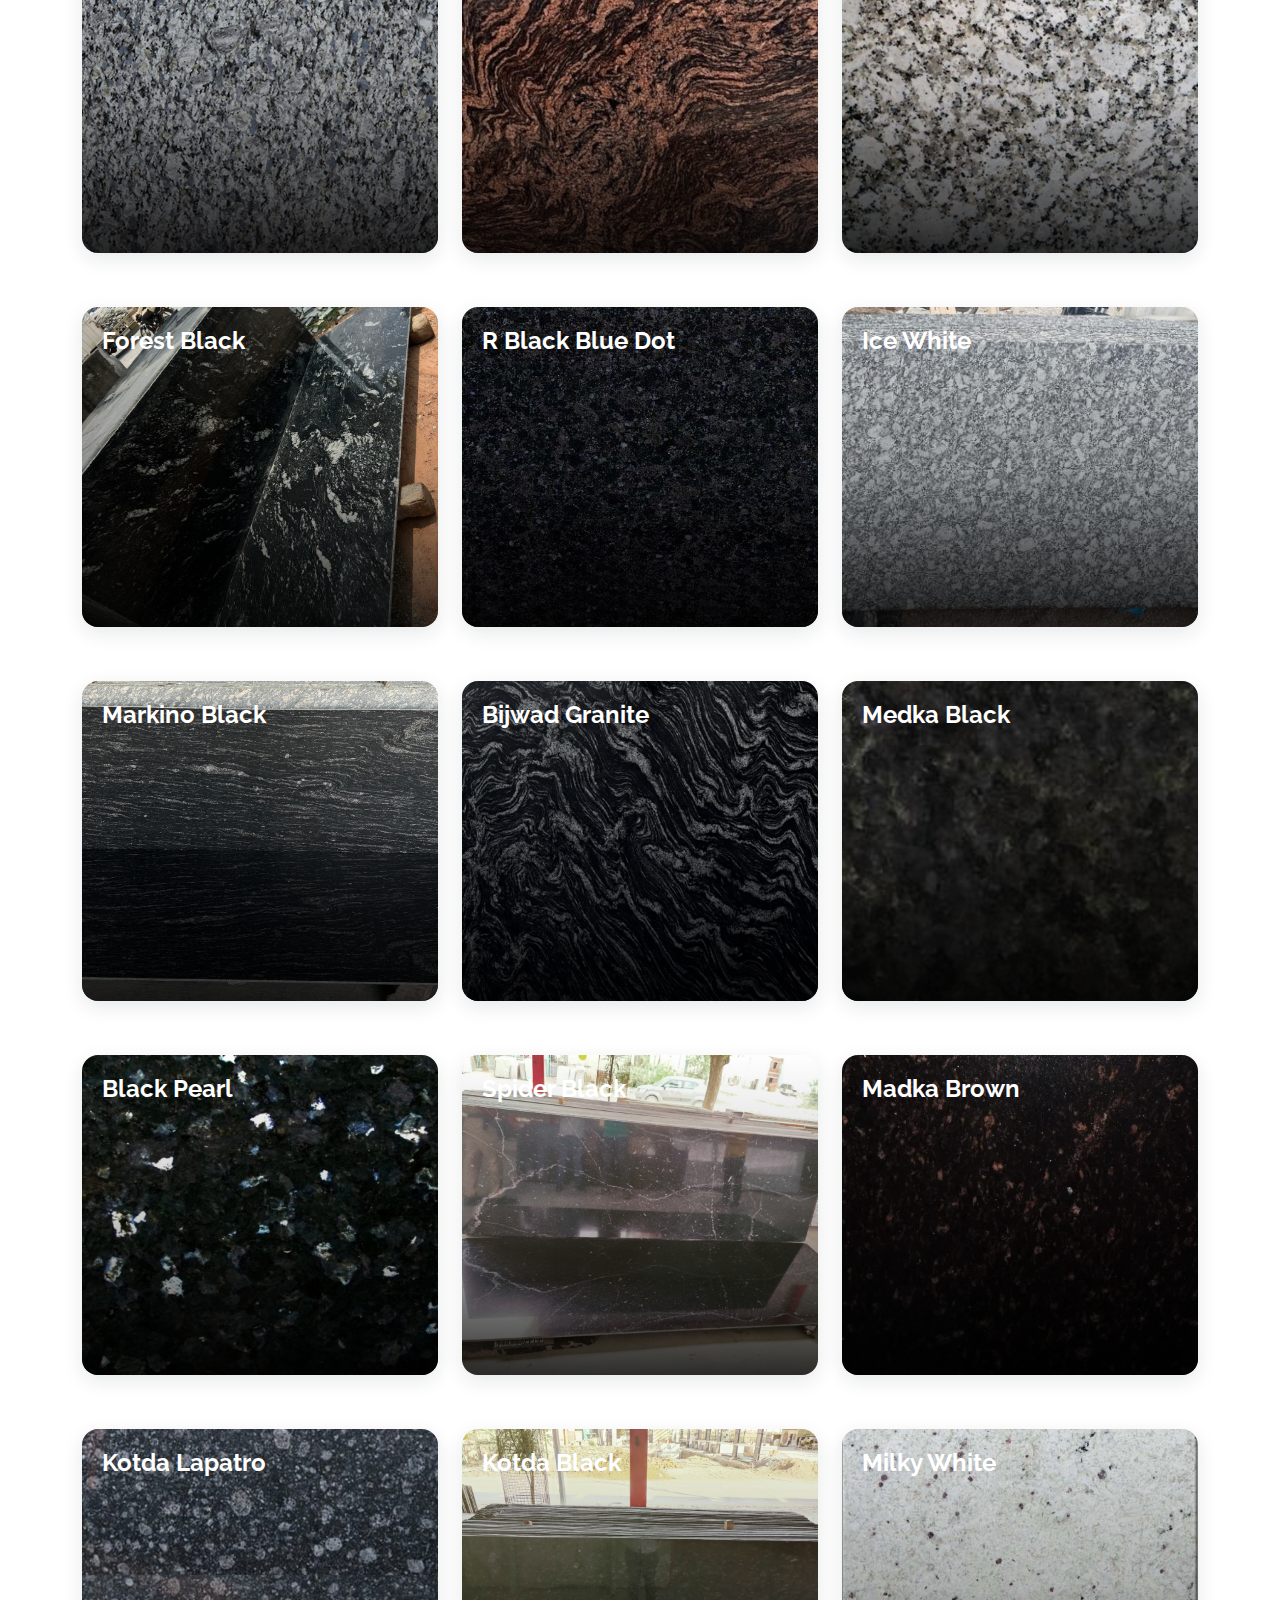
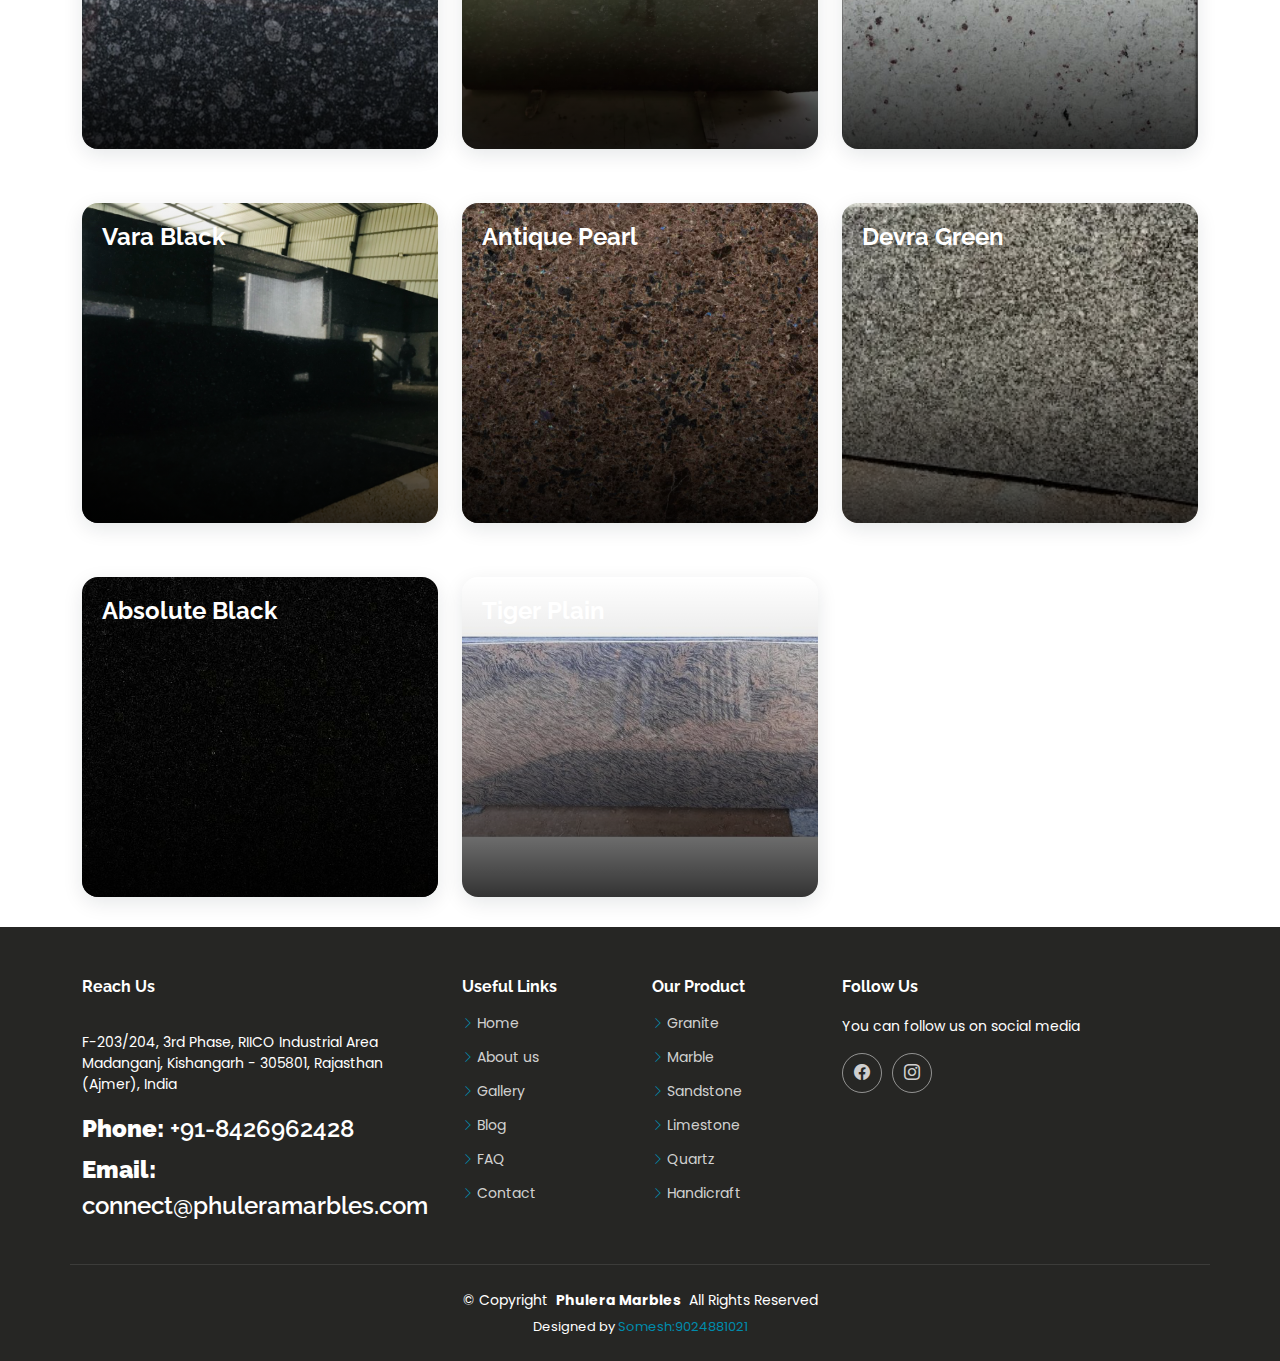
<file: granite.html>
<!DOCTYPE html>
<html lang="en">

<head>
  <meta charset="utf-8">
  <meta content="width=device-width, initial-scale=1.0" name="viewport">
  <title>Granite - Timeless Stones,Trusted Quality</title>
  <meta name="description" content="">
  <meta name="keywords" content="">

  <!-- Favicons -->
  <link href="assets/img/logo.png" rel="icon">
  <link href="assets/img/logo.png" rel="apple-touch-icon">

  <!-- Fonts -->
  <link href="https://fonts.googleapis.com" rel="preconnect">
  <link href="https://fonts.gstatic.com" rel="preconnect" crossorigin>
  <link href="https://fonts.googleapis.com/css2?family=Roboto:ital,wght@0,100;0,300;0,400;0,500;0,700;0,900;1,100;1,300;1,400;1,500;1,700;1,900&family=Poppins:ital,wght@0,100;0,200;0,300;0,400;0,500;0,600;0,700;0,800;0,900;1,100;1,200;1,300;1,400;1,500;1,600;1,700;1,800;1,900&family=Raleway:ital,wght@0,100;0,200;0,300;0,400;0,500;0,600;0,700;0,800;0,900;1,100;1,200;1,300;1,400;1,500;1,600;1,700;1,800;1,900&display=swap" rel="stylesheet">

  <!-- Vendor CSS Files -->
  <link href="assets/vendor/bootstrap/css/bootstrap.min.css" rel="stylesheet">
  <link href="assets/vendor/bootstrap-icons/bootstrap-icons.css" rel="stylesheet">
  <!-- <link href="assets/vendor/aos/aos.css" rel="stylesheet"> -->
  <link href="assets/vendor/swiper/swiper-bundle.min.css" rel="stylesheet">
  <link href="assets/vendor/glightbox/css/glightbox.min.css" rel="stylesheet">

  <!-- Main CSS File -->
  <link href="assets/css/main.css" rel="stylesheet">
  <link rel="stylesheet" href="./assets/css/media.css">
</head>

<body class="destinations-page">

 <header id="header" class="header d-flex align-items-center fixed-top">
  <div class="header-container container position-relative d-flex align-items-center justify-content-between">

    <div class="logo">
      <a href="index.html"><img src="./assets/img/newlogo.png" alt="Site Logo"></a>
    </div>
    <nav id="navmenu" class="navmenu">
      <ul>
        <li><a href="index.html" >Home</a></li>
        <li><a href="about.html">About</a></li>
        <li><a href="gallery.html">Gallery</a></li>
         <li class="dropdown"><a href="#"><span>Products</span> <i class="bi bi-chevron-down toggle-dropdown"></i></a>
            <ul>
                <li><a href="#" class="active">Granite</a></li>
                <li><a href="exoticgranite.html">Exotic Granite</a></li>
                  <li><a href="marble.html">Marble</a></li>
                  <li><a href="sandstone.html">Sandstone</a></li>
                  <li><a href="#">Limestone</a></li>
                  <li><a href="#">Quartz</a></li>
                  <li><a href="#">Handicraft</a></li>
            </ul>
          </li>
        
         <li><a href="faq.html">FAQ</a></li>
         <li><a href="blog.html">Blog</a></li>
        <li><a href="contact.html">Contact</a></li>
       <li><a class="btn-getstarted" href="destinations.html">Download Brochure</a></li>  
      </ul>
      <i class="mobile-nav-toggle d-xl-none bi bi-list"></i>
    </nav>
  </div>
</header>

  <main class="main">
    <!-- Page Title -->
    <div class="page-title dark-background" data-aos="fade" style="background-image: url('https://sati.co.in/wp-content/uploads/2022/11/11-e1668051633286.jpg');">
      <div class="container position-relative">
        <h1>Granite</h1>
        <nav class="breadcrumbs">
          <ol>
            <li><a href="index.html">Home</a></li>
            <li class="current">Granite</li>
          </ol>
        </nav>
      </div>
    </div>

    <section id="granitecontent" class="travel-destinations section">

      <div class="container" data-aos="fade-up" data-aos-delay="100">

        <div class="row">
          <div class="col-lg-8 mx-auto text-center">
            <h2>Our Granite</h2>
          </div>
        </div>

        <div class="isotope-layout" data-default-filter="*" data-layout="masonry" data-sort="original-order">
          <div class="row gy-4 isotope-container mt-3" data-aos="fade-up" data-aos-delay="300">

            <div class="col-lg-4 col-md-6 destination-item isotope-item filter-coastal">
              <a href="#" class="destination-tile">
                <div class="tile-image">
                  <img src="assets/img/productimage/granites/Lakha-Red.jpg" alt="Maldives" class="img-fluid" loading="lazy">
                  <div class="overlay-content">
                
                    <div class="destination-info">
                      <h4>Lakha Red</h4>
                    </div>
                  </div>
                </div>
              </a>
            </div><!-- End Destination Item -->

         <div class="col-lg-4 col-md-6 destination-item isotope-item filter-coastal">
              <a href="#" class="destination-tile">
                <div class="tile-image">
                  <img src="assets/img/productimage/granites/tanBrown.jpg" alt="Maldives" class="img-fluid" loading="lazy">
                  <div class="overlay-content">
                
                    <div class="destination-info">
                      <h4>Tan Brown</h4>
                    </div>
                  </div>
                </div>
              </a>
            </div><!-- End Destination Item -->


                     <div class="col-lg-4 col-md-6 destination-item isotope-item filter-coastal">
              <a href="#" class="destination-tile">
                <div class="tile-image">
                  <img src="assets/img/productimage/granites/S-White.jpg" alt="Maldives" class="img-fluid" loading="lazy">
                  <div class="overlay-content">
                
                    <div class="destination-info">
                      <h4>S White</h4>
                    </div>
                  </div>
                </div>
              </a>
            </div>
            
            <!-- End Destination Item -->
     <div class="col-lg-4 col-md-6 destination-item isotope-item filter-coastal">
              <a href="#" class="destination-tile">
                <div class="tile-image">
                  <img src="assets/img/productimage/granites/rosypink.jpg" alt="Maldives" class="img-fluid" loading="lazy">
                  <div class="overlay-content">
                
                    <div class="destination-info">
                      <h4>Rosy Pink</h4>
                    </div>
                  </div>
                </div>
              </a>
            </div><!-- End Destination Item -->

            <div class="col-lg-4 col-md-6 destination-item isotope-item filter-coastal">
              <a href="#" class="destination-tile">
                <div class="tile-image">
                  <img src="assets/img/productimage/granites/chima pink granite.jpg" alt="Maldives" class="img-fluid" loading="lazy">
                  <div class="overlay-content">
                
                    <div class="destination-info">
                      <h4>Chima Pink</h4>
                    </div>
                  </div>
                </div>
              </a>
            </div><!-- End Destination Item -->

                     <div class="col-lg-4 col-md-6 destination-item isotope-item filter-coastal">
              <a href="#" class="destination-tile">
                <div class="tile-image">
                  <img src="assets/img/productimage/granites/fish black granite.jpg" alt="Maldives" class="img-fluid" loading="lazy">
                  <div class="overlay-content">
                
                    <div class="destination-info">
                      <h4>Fish Black</h4>
                    </div>
                  </div>
                </div>
              </a>
            </div><!-- End Destination Item -->

             <div class="col-lg-4 col-md-6 destination-item isotope-item filter-coastal">
              <a href="#" class="destination-tile">
                <div class="tile-image">
                  <img src="assets/img/productimage/granites/k red granite.jpg" alt="Maldives" class="img-fluid" loading="lazy">
                  <div class="overlay-content">
                
                    <div class="destination-info">
                      <h4>Kharda Red</h4>
                    </div>
                  </div>
                </div>
              </a>
            </div><!-- End Destination Item -->

                <div class="col-lg-4 col-md-6 destination-item isotope-item filter-coastal">
              <a href="#" class="destination-tile">
                <div class="tile-image">
                  <img src="assets/img/productimage/granites/Chima-White.jpg" alt="Maldives" class="img-fluid" loading="lazy">
                  <div class="overlay-content">
                
                    <div class="destination-info">
                      <h4>China  White</h4>
                    </div>
                  </div>
                </div>
              </a>
            </div><!-- End Destination Item -->

   <div class="col-lg-4 col-md-6 destination-item isotope-item filter-coastal">
              <a href="#" class="destination-tile">
                <div class="tile-image">
                  <img src="assets/img/productimage/granites/tigerbrown.jpg" alt="Maldives" class="img-fluid" loading="lazy">
                  <div class="overlay-content">
                
                    <div class="destination-info">
                      <h4>Tiger Brown</h4>
                    </div>
                  </div>
                </div>
              </a>
            </div><!-- End Destination Item -->

             <div class="col-lg-4 col-md-6 destination-item isotope-item filter-coastal">
              <a href="#" class="destination-tile">
                <div class="tile-image">
                  <img src="assets/img/productimage/granites/koliwada.jpg" alt="Maldives" class="img-fluid" loading="lazy">
                  <div class="overlay-content">
                
                    <div class="destination-info">
                      <h4>Koliwada Granite</h4>
                    </div>
                  </div>
                </div>
              </a>
            </div><!-- End Destination Item -->



              <div class="col-lg-4 col-md-6 destination-item isotope-item filter-coastal">
              <a href="#" class="destination-tile">
                <div class="tile-image">
                  <img src="assets/img/productimage/granites/Himalayan-brown.jpg" alt="Maldives" class="img-fluid" loading="lazy">
                  <div class="overlay-content">
                
                    <div class="destination-info">
                      <h4>Himalayan Brown</h4>
                    </div>
                  </div>
                </div>
              </a>
            </div><!-- End Destination Item -->


             <div class="col-lg-4 col-md-6 destination-item isotope-item filter-coastal">
              <a href="#" class="destination-tile">
                <div class="tile-image">
                  <img src="assets/img/productimage/granites/pwhite.webp" alt="Maldives" class="img-fluid" loading="lazy">
                  <div class="overlay-content">
                
                    <div class="destination-info">
                      <h4>P White</h4>
                    </div>
                  </div>
                </div>
              </a>
            </div><!-- End Destination Item -->


                    <div class="col-lg-4 col-md-6 destination-item isotope-item filter-coastal">
              <a href="#" class="destination-tile">
                <div class="tile-image">
                  <img src="assets/img/productimage/granites/forestblack.jpg" alt="Maldives" class="img-fluid" loading="lazy">
                  <div class="overlay-content">
                
                    <div class="destination-info">
                      <h4>Forest Black</h4>
                    </div>
                  </div>
                </div>
              </a>
            </div><!-- End Destination Item -->


               <div class="col-lg-4 col-md-6 destination-item isotope-item filter-coastal">
              <a href="#" class="destination-tile">
                <div class="tile-image">
                  <img src="assets/img/productimage/granites/rblackbluedot.webp" alt="Maldives" class="img-fluid" loading="lazy">
                  <div class="overlay-content">
                
                    <div class="destination-info">
                      <h4>R Black Blue Dot</h4>
                    </div>
                  </div>
                </div>
              </a>
            </div><!-- End Destination Item -->


              <div class="col-lg-4 col-md-6 destination-item isotope-item filter-coastal">
              <a href="#" class="destination-tile">
                <div class="tile-image">
                  <img src="assets/img/productimage/granites/iceewhite.jpg" alt="Maldives" class="img-fluid" loading="lazy">
                  <div class="overlay-content">
                
                    <div class="destination-info">
                      <h4>Ice White</h4>
                    </div>
                  </div>
                </div>
              </a>
            </div><!-- End Destination Item -->


              <div class="col-lg-4 col-md-6 destination-item isotope-item filter-coastal">
              <a href="#" class="destination-tile">
                <div class="tile-image">
                  <img src="assets/img/productimage/granites/markinoblack.jpg" alt="Maldives" class="img-fluid" loading="lazy">
                  <div class="overlay-content">
                
                    <div class="destination-info">
                      <h4>Markino Black</h4>
                    </div>
                  </div>
                </div>
              </a>
            </div><!-- End Destination Item -->

              <div class="col-lg-4 col-md-6 destination-item isotope-item filter-coastal">
              <a href="#" class="destination-tile">
                <div class="tile-image">
                  <img src="assets/img/productimage/granites/bijwadgranite.webp" alt="Maldives" class="img-fluid" loading="lazy">
                  <div class="overlay-content">
                
                    <div class="destination-info">
                      <h4>Bijwad Granite</h4>
                    </div>
                  </div>
                </div>
              </a>
            </div><!-- End Destination Item -->


              <div class="col-lg-4 col-md-6 destination-item isotope-item filter-coastal">
              <a href="#" class="destination-tile">
                <div class="tile-image">
                  <img src="assets/img/productimage/granites/medakblack.jpg" alt="Maldives" class="img-fluid" loading="lazy">
                  <div class="overlay-content">
                
                    <div class="destination-info">
                      <h4>Medka Black</h4>
                    </div>
                  </div>
                </div>
              </a>
            </div><!-- End Destination Item -->

              <div class="col-lg-4 col-md-6 destination-item isotope-item filter-coastal">
              <a href="#" class="destination-tile">
                <div class="tile-image">
                  <img src="assets/img/productimage/granites/blackpearl.jpg" alt="Maldives" class="img-fluid" loading="lazy">
                  <div class="overlay-content">
                
                    <div class="destination-info">
                      <h4>Black Pearl</h4>
                    </div>
                  </div>
                </div>
              </a>
            </div><!-- End Destination Item -->


               <div class="col-lg-4 col-md-6 destination-item isotope-item filter-coastal">
              <a href="#" class="destination-tile">
                <div class="tile-image">
                  <img src="assets/img/productimage/granites/spiderblack.jpg" alt="Maldives" class="img-fluid" loading="lazy">
                  <div class="overlay-content">
                
                    <div class="destination-info">
                      <h4>Spider Black</h4>
                    </div>
                  </div>
                </div>
              </a>
            </div>

                 <div class="col-lg-4 col-md-6 destination-item isotope-item filter-coastal">
              <a href="#" class="destination-tile">
                <div class="tile-image">
                  <img src="assets/img/productimage/granites/madka-brown-granite-slab-500x500.webp" alt="Maldives" class="img-fluid" loading="lazy">
                  <div class="overlay-content">
                
                    <div class="destination-info">
                      <h4>Madka Brown</h4>
                    </div>
                  </div>
                </div>
              </a>
            </div>

                  <div class="col-lg-4 col-md-6 destination-item isotope-item filter-coastal">
              <a href="#" class="destination-tile">
                <div class="tile-image">
                  <img src="assets/img/productimage/granites/kotdalapatro.jpg" alt="Maldives" class="img-fluid" loading="lazy">
                  <div class="overlay-content">
                
                    <div class="destination-info">
                      <h4>Kotda Lapatro</h4>
                    </div>
                  </div>
                </div>
              </a>
            </div>


                  <div class="col-lg-4 col-md-6 destination-item isotope-item filter-coastal">
              <a href="#" class="destination-tile">
                <div class="tile-image">
                  <img src="assets/img/productimage/granites/kotdablack.jpg" alt="Maldives" class="img-fluid" loading="lazy">
                  <div class="overlay-content">
                
                    <div class="destination-info">
                      <h4>Kotda Black</h4>
                    </div>
                  </div>
                </div>
              </a>
            </div>


                 <div class="col-lg-4 col-md-6 destination-item isotope-item filter-coastal">
              <a href="#" class="destination-tile">
                <div class="tile-image">
                  <img src="assets/img/productimage/granites/milkywhite.jpg" alt="Maldives" class="img-fluid" loading="lazy">
                  <div class="overlay-content">
                
                    <div class="destination-info">
                      <h4>Milky White</h4>
                    </div>
                  </div>
                </div>
              </a>
            </div>

            
                 <div class="col-lg-4 col-md-6 destination-item isotope-item filter-coastal">
              <a href="#" class="destination-tile">
                <div class="tile-image">
                  <img src="assets/img/productimage/granites/varablack.jpg" alt="Maldives" class="img-fluid" loading="lazy">
                  <div class="overlay-content">
                
                    <div class="destination-info">
                      <h4>Vara Black</h4>
                    </div>
                  </div>
                </div>
              </a>
            </div>

                 <div class="col-lg-4 col-md-6 destination-item isotope-item filter-coastal">
              <a href="#" class="destination-tile">
                <div class="tile-image">
                  <img src="assets/img/productimage/granites/antiquepearl.jpg" alt="Maldives" class="img-fluid" loading="lazy">
                  <div class="overlay-content">
                
                    <div class="destination-info">
                      <h4>Antique Pearl</h4>
                    </div>
                  </div>
                </div>
              </a>
            </div>

            <div class="col-lg-4 col-md-6 destination-item isotope-item filter-coastal">
              <a href="#" class="destination-tile">
                <div class="tile-image">
                  <img src="assets/img/productimage/granites/devragreen.webp" alt="Maldives" class="img-fluid" loading="lazy">
                  <div class="overlay-content">
                
                    <div class="destination-info">
                      <h4>Devra Green</h4>
                    </div>
                  </div>
                </div>
              </a>
            </div>

                   <div class="col-lg-4 col-md-6 destination-item isotope-item filter-coastal">
              <a href="#" class="destination-tile">
                <div class="tile-image">
                  <img src="assets/img/productimage/granites/absoluteblack.jpg" alt="Maldives" class="img-fluid" loading="lazy">
                  <div class="overlay-content">
                
                    <div class="destination-info">
                      <h4>Absolute Black</h4>
                    </div>
                  </div>
                </div>
              </a>
            </div>


                  <div class="col-lg-4 col-md-6 destination-item isotope-item filter-coastal">
              <a href="#" class="destination-tile">
                <div class="tile-image">
                  <img src="assets/img/productimage/granites/tigerplain.jpg" alt="Maldives" class="img-fluid" loading="lazy">
                  <div class="overlay-content">
                
                    <div class="destination-info">
                      <h4>Tiger Plain</h4>
                    </div>
                  </div>
                </div>
              </a>
            </div>

          </div>

        </div>
      </div>

    </section>


   


    

  </main>

  <footer id="footer" class="footer position-relative dark-background">
    <div class="container footer-top">
      <div class="row gy-4">
        <div class="col-lg-4 col-md-6 footer-about">
          <a href="index.html" class="d-flex align-items-center">
           <h4>Reach Us</h4>
          </a>
          <div class="footer-contact pt-3 footercontent">
            <p>F-203/204, 3rd Phase, RIICO Industrial Area Madanganj, Kishangarh - 305801, Rajasthan (Ajmer), India </p>
            <p></p>
           <a href="tel:+918426962428"> <p class="mt-3"><strong>Phone:</strong> <span>+91-8426962428</span></p></a>
           <a href="mailto:"><p><strong>Email:</strong> <span>connect@phuleramarbles.com</span></p></a> 
          </div>
        </div>

        <div class="col-lg-2 col-md-3 footer-links">
          <h4>Useful Links</h4>
          <ul>
            <li><i class="bi bi-chevron-right"></i> <a href="#">Home</a></li>
            <li><i class="bi bi-chevron-right"></i> <a href="#">About us</a></li>
            <li><i class="bi bi-chevron-right"></i> <a href="#">Gallery</a></li>
            <li><i class="bi bi-chevron-right"></i> <a href="#">Blog</a></li>
            <li><i class="bi bi-chevron-right"></i> <a href="#">FAQ</a></li>
            <li><i class="bi bi-chevron-right"></i> <a href="#">Contact</a></li>
          </ul>
        </div>

        <div class="col-lg-2 col-md-3 footer-links">
          <h4>Our Product</h4>
          <ul>
            <li><i class="bi bi-chevron-right"></i> <a href="#">Granite</a></li>
            <li><i class="bi bi-chevron-right"></i> <a href="#">Marble</a></li>
            <li><i class="bi bi-chevron-right"></i> <a href="#">Sandstone</a></li>
            <li><i class="bi bi-chevron-right"></i> <a href="#">Limestone</a></li>
            <li><i class="bi bi-chevron-right"></i> <a href="#">Quartz</a></li>
            <li><i class="bi bi-chevron-right"></i> <a href="#">Handicraft</a></li>
          </ul>
        </div>
        <div class="col-lg-4 col-md-12">
          <h4>Follow Us</h4>
          <p>You can follow us on social media</p>
          <div class="social-links d-flex">
            <a href=""><i class="bi bi-facebook"></i></a>
            <a href="https://www.instagram.com/phulera_marbles_pvt_ltd/"><i class="bi bi-instagram"></i></a>
          </div>
        </div>

      </div>
    </div>

    <div class="container copyright text-center mt-4">
    <p>© <span>Copyright</span> <strong class="px-1 sitename">Phulera Marbles</strong> <span>All Rights Reserved</span></p>
     <div class="credits">
        Designed by <a href="tel:9024881021">Somesh:9024881021</a>
      </div>
    </div>

  </footer>

  <!-- Scroll Top -->
  <a href="#" id="scroll-top" class="scroll-top d-flex align-items-center justify-content-center"><i class="bi bi-arrow-up-short"></i></a>



  <!-- Vendor JS Files -->
  <script src="assets/vendor/bootstrap/js/bootstrap.bundle.min.js"></script>
  <script src="assets/vendor/php-email-form/validate.js"></script>
  <script src="assets/vendor/aos/aos.js"></script>
  <script src="assets/vendor/purecounter/purecounter_vanilla.js"></script>
  <script src="assets/vendor/swiper/swiper-bundle.min.js"></script>
  <script src="assets/vendor/isotope-layout/isotope.pkgd.min.js"></script>
  <script src="assets/vendor/imagesloaded/imagesloaded.pkgd.min.js"></script>
  <script src="assets/vendor/glightbox/js/glightbox.min.js"></script>

  <!-- Main JS File -->
  <script src="assets/js/main.js"></script>

</body>

</html>
</file>
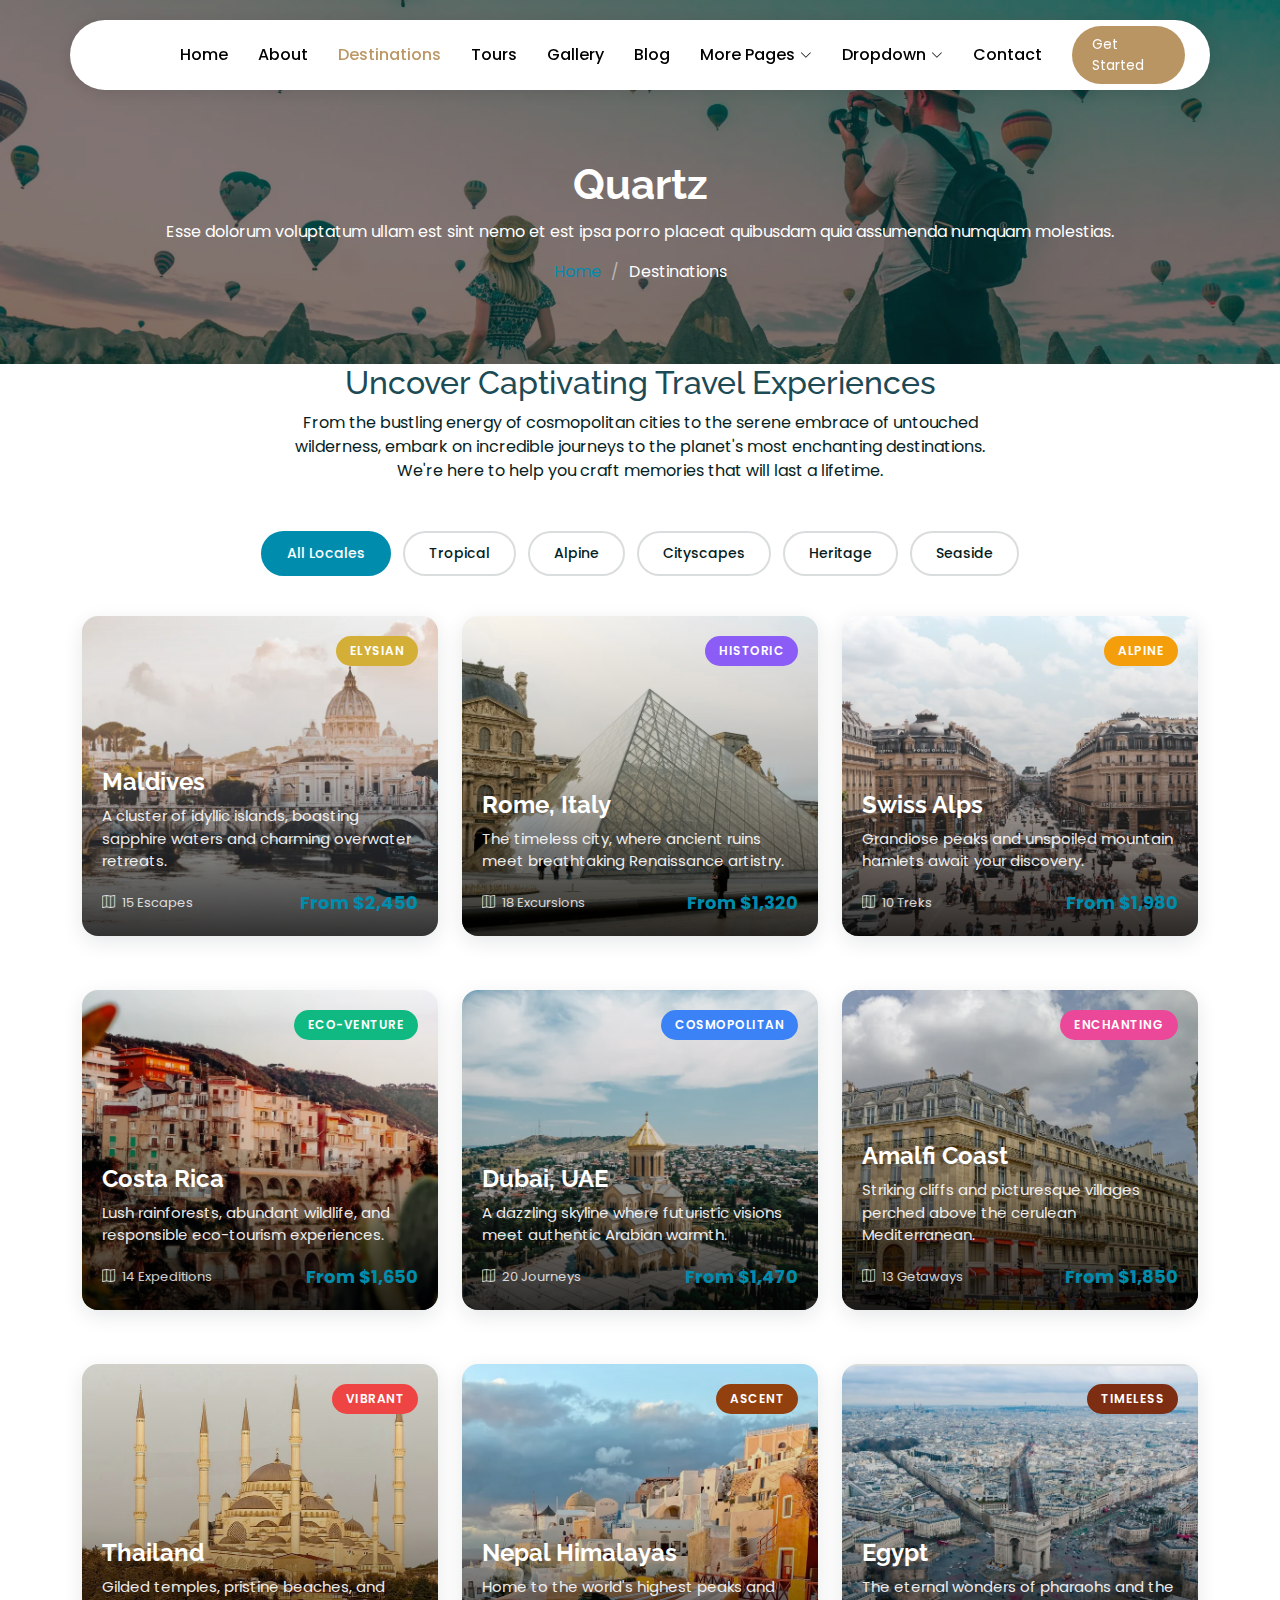
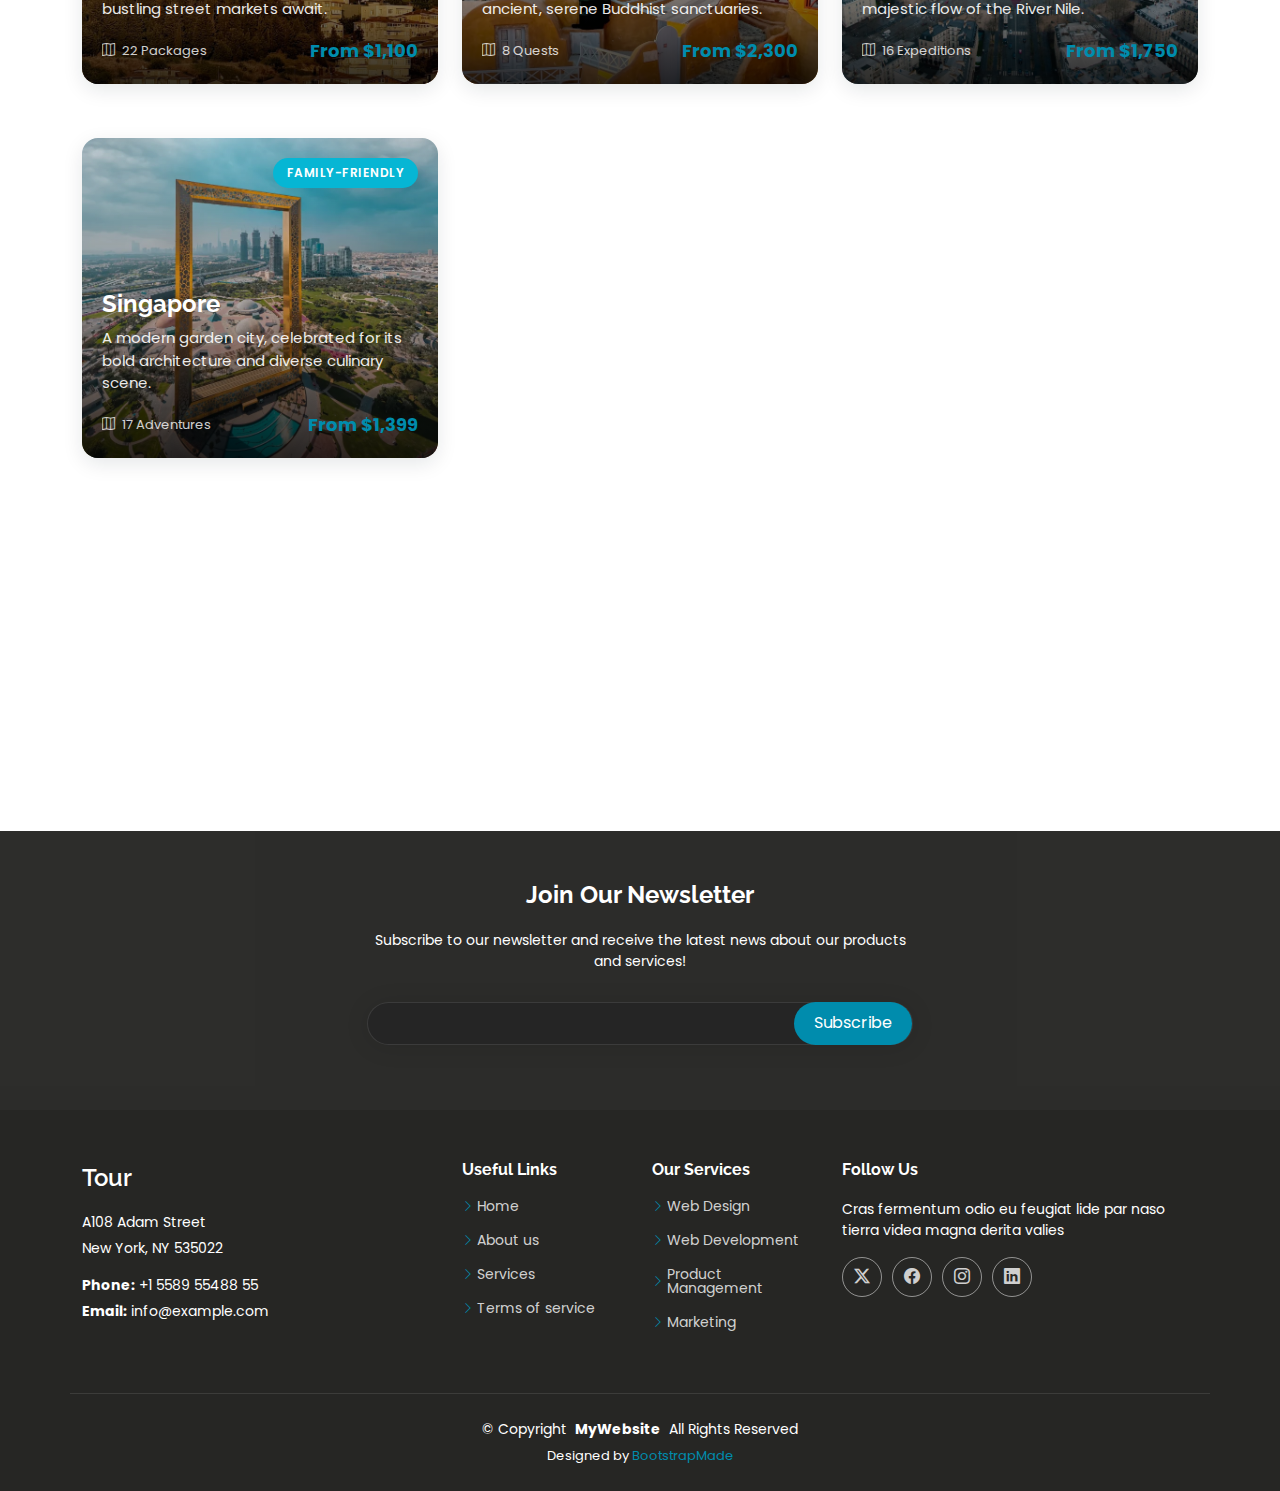
<file: handicraft.html>
<!DOCTYPE html>
<html lang="en">

<head>
  <meta charset="utf-8">
  <meta content="width=device-width, initial-scale=1.0" name="viewport">
  <title>Marble - Tour Bootstrap Template</title>
  <meta name="description" content="">
  <meta name="keywords" content="">

  <!-- Favicons -->
  <link href="assets/img/favicon.png" rel="icon">
  <link href="assets/img/apple-touch-icon.png" rel="apple-touch-icon">

  <!-- Fonts -->
  <link href="https://fonts.googleapis.com" rel="preconnect">
  <link href="https://fonts.gstatic.com" rel="preconnect" crossorigin>
  <link href="https://fonts.googleapis.com/css2?family=Roboto:ital,wght@0,100;0,300;0,400;0,500;0,700;0,900;1,100;1,300;1,400;1,500;1,700;1,900&family=Poppins:ital,wght@0,100;0,200;0,300;0,400;0,500;0,600;0,700;0,800;0,900;1,100;1,200;1,300;1,400;1,500;1,600;1,700;1,800;1,900&family=Raleway:ital,wght@0,100;0,200;0,300;0,400;0,500;0,600;0,700;0,800;0,900;1,100;1,200;1,300;1,400;1,500;1,600;1,700;1,800;1,900&display=swap" rel="stylesheet">

  <!-- Vendor CSS Files -->
  <link href="assets/vendor/bootstrap/css/bootstrap.min.css" rel="stylesheet">
  <link href="assets/vendor/bootstrap-icons/bootstrap-icons.css" rel="stylesheet">
  <link href="assets/vendor/aos/aos.css" rel="stylesheet">
  <link href="assets/vendor/swiper/swiper-bundle.min.css" rel="stylesheet">
  <link href="assets/vendor/glightbox/css/glightbox.min.css" rel="stylesheet">

  <!-- Main CSS File -->
  <link href="assets/css/main.css" rel="stylesheet">
</head>

<body class="destinations-page">

  <header id="header" class="header d-flex align-items-center fixed-top">
    <div class="header-container container-fluid container-xl position-relative d-flex align-items-center justify-content-between">

      <a href="index.html" class="logo d-flex align-items-center me-auto me-xl-0">
        <h1 class="sitename">Tour</h1>
      </a>

      <nav id="navmenu" class="navmenu">
        <ul>
          <li><a href="index.html">Home</a></li>
          <li><a href="about.html">About</a></li>
          <li><a href="destinations.html" class="active">Destinations</a></li>
          <li><a href="tours.html">Tours</a></li>
          <li><a href="gallery.html">Gallery</a></li>
          <li><a href="blog.html">Blog</a></li>
          <li class="dropdown"><a href="#"><span>More Pages</span> <i class="bi bi-chevron-down toggle-dropdown"></i></a>
            <ul>
              <li><a href="destination-details.html">Destination Details</a></li>
              <li><a href="tour-details.html">Tour Details</a></li>
              <li><a href="booking.html">Booking</a></li>
              <li><a href="testimonials">Testimonials</a></li>
              <li><a href="faq.html">Frequently Asked Questions</a></li>
              <li><a href="blog-details.html">Blog Details</a></li>
              <li><a href="terms.html">Terms</a></li>
              <li><a href="privacy.html">Privacy</a></li>
              <li><a href="404.html">404</a></li>
            </ul>
          </li>
          <li class="dropdown"><a href="#"><span>Dropdown</span> <i class="bi bi-chevron-down toggle-dropdown"></i></a>
            <ul>
              <li><a href="#">Dropdown 1</a></li>
              <li class="dropdown"><a href="#"><span>Deep Dropdown</span> <i class="bi bi-chevron-down toggle-dropdown"></i></a>
                <ul>
                  <li><a href="#">Deep Dropdown 1</a></li>
                  <li><a href="#">Deep Dropdown 2</a></li>
                  <li><a href="#">Deep Dropdown 3</a></li>
                  <li><a href="#">Deep Dropdown 4</a></li>
                  <li><a href="#">Deep Dropdown 5</a></li>
                </ul>
              </li>
              <li><a href="#">Dropdown 2</a></li>
              <li><a href="#">Dropdown 3</a></li>
              <li><a href="#">Dropdown 4</a></li>
            </ul>
          </li>
          <li><a href="contact.html">Contact</a></li>
        </ul>
        <i class="mobile-nav-toggle d-xl-none bi bi-list"></i>
      </nav>

      <a class="btn-getstarted" href="destiantios.html">Get Started</a>

    </div>
  </header>

  <main class="main">
    <!-- Page Title -->
    <div class="page-title dark-background" data-aos="fade" style="background-image: url(assets/img/travel/showcase-8.webp);">
      <div class="container position-relative">
        <h1>Quartz</h1>
        <p>Esse dolorum voluptatum ullam est sint nemo et est ipsa porro placeat quibusdam quia assumenda numquam molestias.</p>
        <nav class="breadcrumbs">
          <ol>
            <li><a href="index.html">Home</a></li>
            <li class="current">Destinations</li>
          </ol>
        </nav>
      </div>
    </div><!-- End Page Title -->

    <!-- Travel Destinations Section -->
    <section id="travel-destinations" class="travel-destinations section">

      <div class="container" data-aos="fade-up" data-aos-delay="100">

        <div class="row">
          <div class="col-lg-8 mx-auto text-center">
            <h2>Uncover Captivating Travel Experiences</h2>
            <p class="mb-5">From the bustling energy of cosmopolitan cities to the serene embrace of untouched wilderness, embark on incredible journeys to the planet's most enchanting destinations. We're here to help you craft memories that will last a lifetime.</p>
          </div>
        </div>

        <div class="isotope-layout" data-default-filter="*" data-layout="masonry" data-sort="original-order">
          <ul class="destination-filters isotope-filters" data-aos="fade-up" data-aos-delay="200">
            <li data-filter="*" class="filter-active">All Locales</li>
            <li data-filter=".filter-tropical">Tropical</li>
            <li data-filter=".filter-mountain">Alpine</li>
            <li data-filter=".filter-urban">Cityscapes</li>
            <li data-filter=".filter-historical">Heritage</li>
            <li data-filter=".filter-coastal">Seaside</li>
          </ul><!-- End Destination Filters -->

          <div class="row gy-4 isotope-container" data-aos="fade-up" data-aos-delay="300">

            <div class="col-lg-4 col-md-6 destination-item isotope-item filter-coastal">
              <a href="destination-details.html" class="destination-tile">
                <div class="tile-image">
                  <img src="assets/img/travel/destination-2.webp" alt="Maldives" class="img-fluid" loading="lazy">
                  <div class="overlay-content">
                    <span class="destination-tag luxury">Elysian</span>
                    <div class="destination-info">
                      <h4>Maldives</h4>
                      <p>A cluster of idyllic islands, boasting sapphire waters and charming overwater retreats.</p>
                      <div class="destination-stats">
                        <span class="tours-available"><i class="bi bi-map"></i> 15 Escapes</span>
                        <span class="starting-price">From $2,450</span>
                      </div>
                    </div>
                  </div>
                </div>
              </a>
            </div><!-- End Destination Item -->

            <div class="col-lg-4 col-md-6 destination-item isotope-item filter-historical">
              <a href="destination-details.html" class="destination-tile">
                <div class="tile-image">
                  <img src="assets/img/travel/destination-4.webp" alt="Rome, Italy" class="img-fluid" loading="lazy">
                  <div class="overlay-content">
                    <span class="destination-tag cultural">Historic</span>
                    <div class="destination-info">
                      <h4>Rome, Italy</h4>
                      <p>The timeless city, where ancient ruins meet breathtaking Renaissance artistry.</p>
                      <div class="destination-stats">
                        <span class="tours-available"><i class="bi bi-map"></i> 18 Excursions</span>
                        <span class="starting-price">From $1,320</span>
                      </div>
                    </div>
                  </div>
                </div>
              </a>
            </div><!-- End Destination Item -->

            <div class="col-lg-4 col-md-6 destination-item isotope-item filter-mountain">
              <a href="destination-details.html" class="destination-tile">
                <div class="tile-image">
                  <img src="assets/img/travel/destination-6.webp" alt="Swiss Alps" class="img-fluid" loading="lazy">
                  <div class="overlay-content">
                    <span class="destination-tag adventure">Alpine</span>
                    <div class="destination-info">
                      <h4>Swiss Alps</h4>
                      <p>Grandiose peaks and unspoiled mountain hamlets await your discovery.</p>
                      <div class="destination-stats">
                        <span class="tours-available"><i class="bi bi-map"></i> 10 Treks</span>
                        <span class="starting-price">From $1,980</span>
                      </div>
                    </div>
                  </div>
                </div>
              </a>
            </div><!-- End Destination Item -->

            <div class="col-lg-4 col-md-6 destination-item isotope-item filter-tropical">
              <a href="destination-details.html" class="destination-tile">
                <div class="tile-image">
                  <img src="assets/img/travel/destination-8.webp" alt="Costa Rica" class="img-fluid" loading="lazy">
                  <div class="overlay-content">
                    <span class="destination-tag nature">Eco-Venture</span>
                    <div class="destination-info">
                      <h4>Costa Rica</h4>
                      <p>Lush rainforests, abundant wildlife, and responsible eco-tourism experiences.</p>
                      <div class="destination-stats">
                        <span class="tours-available"><i class="bi bi-map"></i> 14 Expeditions</span>
                        <span class="starting-price">From $1,650</span>
                      </div>
                    </div>
                  </div>
                </div>
              </a>
            </div><!-- End Destination Item -->

            <div class="col-lg-4 col-md-6 destination-item isotope-item filter-urban">
              <a href="destination-details.html" class="destination-tile">
                <div class="tile-image">
                  <img src="assets/img/travel/destination-10.webp" alt="Dubai, UAE" class="img-fluid" loading="lazy">
                  <div class="overlay-content">
                    <span class="destination-tag modern">Cosmopolitan</span>
                    <div class="destination-info">
                      <h4>Dubai, UAE</h4>
                      <p>A dazzling skyline where futuristic visions meet authentic Arabian warmth.</p>
                      <div class="destination-stats">
                        <span class="tours-available"><i class="bi bi-map"></i> 20 Journeys</span>
                        <span class="starting-price">From $1,470</span>
                      </div>
                    </div>
                  </div>
                </div>
              </a>
            </div><!-- End Destination Item -->

            <div class="col-lg-4 col-md-6 destination-item isotope-item filter-coastal">
              <a href="destination-details.html" class="destination-tile">
                <div class="tile-image">
                  <img src="assets/img/travel/destination-12.webp" alt="Amalfi Coast, Italy" class="img-fluid" loading="lazy">
                  <div class="overlay-content">
                    <span class="destination-tag romantic">Enchanting</span>
                    <div class="destination-info">
                      <h4>Amalfi Coast</h4>
                      <p>Striking cliffs and picturesque villages perched above the cerulean Mediterranean.</p>
                      <div class="destination-stats">
                        <span class="tours-available"><i class="bi bi-map"></i> 13 Getaways</span>
                        <span class="starting-price">From $1,850</span>
                      </div>
                    </div>
                  </div>
                </div>
              </a>
            </div><!-- End Destination Item -->

            <div class="col-lg-4 col-md-6 destination-item isotope-item filter-tropical">
              <a href="destination-details.html" class="destination-tile">
                <div class="tile-image">
                  <img src="assets/img/travel/destination-14.webp" alt="Thailand" class="img-fluid" loading="lazy">
                  <div class="overlay-content">
                    <span class="destination-tag popular">Vibrant</span>
                    <div class="destination-info">
                      <h4>Thailand</h4>
                      <p>Gilded temples, pristine beaches, and bustling street markets await.</p>
                      <div class="destination-stats">
                        <span class="tours-available"><i class="bi bi-map"></i> 22 Packages</span>
                        <span class="starting-price">From $1,100</span>
                      </div>
                    </div>
                  </div>
                </div>
              </a>
            </div><!-- End Destination Item -->

            <div class="col-lg-4 col-md-6 destination-item isotope-item filter-mountain">
              <a href="destination-details.html" class="destination-tile">
                <div class="tile-image">
                  <img src="assets/img/travel/destination-16.webp" alt="Nepal Himalayas" class="img-fluid" loading="lazy">
                  <div class="overlay-content">
                    <span class="destination-tag trekking">Ascent</span>
                    <div class="destination-info">
                      <h4>Nepal Himalayas</h4>
                      <p>Home to the world's highest peaks and ancient, serene Buddhist sanctuaries.</p>
                      <div class="destination-stats">
                        <span class="tours-available"><i class="bi bi-map"></i> 8 Quests</span>
                        <span class="starting-price">From $2,300</span>
                      </div>
                    </div>
                  </div>
                </div>
              </a>
            </div><!-- End Destination Item -->

            <div class="col-lg-4 col-md-6 destination-item isotope-item filter-historical">
              <a href="destination-details.html" class="destination-tile">
                <div class="tile-image">
                  <img src="assets/img/travel/destination-18.webp" alt="Egypt Pyramids" class="img-fluid" loading="lazy">
                  <div class="overlay-content">
                    <span class="destination-tag ancient">Timeless</span>
                    <div class="destination-info">
                      <h4>Egypt</h4>
                      <p>The eternal wonders of pharaohs and the majestic flow of the River Nile.</p>
                      <div class="destination-stats">
                        <span class="tours-available"><i class="bi bi-map"></i> 16 Expeditions</span>
                        <span class="starting-price">From $1,750</span>
                      </div>
                    </div>
                  </div>
                </div>
              </a>
            </div><!-- End Destination Item -->

            <div class="col-lg-4 col-md-6 destination-item isotope-item filter-urban">
              <a href="destination-details.html" class="destination-tile">
                <div class="tile-image">
                  <img src="assets/img/travel/destination-20.webp" alt="Singapore" class="img-fluid" loading="lazy">
                  <div class="overlay-content">
                    <span class="destination-tag family">Family-Friendly</span>
                    <div class="destination-info">
                      <h4>Singapore</h4>
                      <p>A modern garden city, celebrated for its bold architecture and diverse culinary scene.</p>
                      <div class="destination-stats">
                        <span class="tours-available"><i class="bi bi-map"></i> 17 Adventures</span>
                        <span class="starting-price">From $1,399</span>
                      </div>
                    </div>
                  </div>
                </div>
              </a>
            </div><!-- End Destination Item -->

          </div><!-- End Destinations Container -->

        </div>

        <div class="row mt-5">
          <div class="col-lg-10 mx-auto text-center" data-aos="fade-up" data-aos-delay="400">
            <div class="planning-assistance">
              <div class="assistance-content">
                <h3>Let Our Team Help Curate Your Perfect Expedition</h3>
                <p>Unsure which destination aligns with your travel aspirations? Our seasoned travel advisors are poised to design a bespoke itinerary tailored just for you.</p>
                <div class="assistance-actions">
                  <a href="#" class="btn btn-primary">Receive Complimentary Consultation</a>
                  <a href="#" class="btn btn-outline">Explore All Available Tours</a>
                </div>
              </div>
            </div>
          </div>
        </div>

      </div>

    </section><!-- /Travel Destinations Section -->

  </main>

  <footer id="footer" class="footer position-relative dark-background">

    <div class="footer-newsletter">
      <div class="container">
        <div class="row justify-content-center text-center">
          <div class="col-lg-6">
            <h4>Join Our Newsletter</h4>
            <p>Subscribe to our newsletter and receive the latest news about our products and services!</p>
            <form action="forms/newsletter.php" method="post" class="php-email-form">
              <div class="newsletter-form"><input type="email" name="email"><input type="submit" value="Subscribe"></div>
              <div class="loading">Loading</div>
              <div class="error-message"></div>
              <div class="sent-message">Your subscription request has been sent. Thank you!</div>
            </form>
          </div>
        </div>
      </div>
    </div>

    <div class="container footer-top">
      <div class="row gy-4">
        <div class="col-lg-4 col-md-6 footer-about">
          <a href="index.html" class="d-flex align-items-center">
            <span class="sitename">Tour</span>
          </a>
          <div class="footer-contact pt-3">
            <p>A108 Adam Street</p>
            <p>New York, NY 535022</p>
            <p class="mt-3"><strong>Phone:</strong> <span>+1 5589 55488 55</span></p>
            <p><strong>Email:</strong> <span>info@example.com</span></p>
          </div>
        </div>

        <div class="col-lg-2 col-md-3 footer-links">
          <h4>Useful Links</h4>
          <ul>
            <li><i class="bi bi-chevron-right"></i> <a href="#">Home</a></li>
            <li><i class="bi bi-chevron-right"></i> <a href="#">About us</a></li>
            <li><i class="bi bi-chevron-right"></i> <a href="#">Services</a></li>
            <li><i class="bi bi-chevron-right"></i> <a href="#">Terms of service</a></li>
          </ul>
        </div>

        <div class="col-lg-2 col-md-3 footer-links">
          <h4>Our Services</h4>
          <ul>
            <li><i class="bi bi-chevron-right"></i> <a href="#">Web Design</a></li>
            <li><i class="bi bi-chevron-right"></i> <a href="#">Web Development</a></li>
            <li><i class="bi bi-chevron-right"></i> <a href="#">Product Management</a></li>
            <li><i class="bi bi-chevron-right"></i> <a href="#">Marketing</a></li>
          </ul>
        </div>

        <div class="col-lg-4 col-md-12">
          <h4>Follow Us</h4>
          <p>Cras fermentum odio eu feugiat lide par naso tierra videa magna derita valies</p>
          <div class="social-links d-flex">
            <a href=""><i class="bi bi-twitter-x"></i></a>
            <a href=""><i class="bi bi-facebook"></i></a>
            <a href=""><i class="bi bi-instagram"></i></a>
            <a href=""><i class="bi bi-linkedin"></i></a>
          </div>
        </div>

      </div>
    </div>

    <div class="container copyright text-center mt-4">
      <p>© <span>Copyright</span> <strong class="px-1 sitename">MyWebsite</strong> <span>All Rights Reserved</span></p>
      <div class="credits">
        <!-- All the links in the footer should remain intact. -->
        <!-- You can delete the links only if you've purchased the pro version. -->
        <!-- Licensing information: https://bootstrapmade.com/license/ -->
        <!-- Purchase the pro version with working PHP/AJAX contact form: [buy-url] -->
        Designed by <a href="https://bootstrapmade.com/">BootstrapMade</a>
      </div>
    </div>

  </footer>

  <!-- Scroll Top -->
  <a href="#" id="scroll-top" class="scroll-top d-flex align-items-center justify-content-center"><i class="bi bi-arrow-up-short"></i></a>

  <!-- Preloader -->
  <div id="preloader"></div>

  <!-- Vendor JS Files -->
  <script src="assets/vendor/bootstrap/js/bootstrap.bundle.min.js"></script>
  <script src="assets/vendor/php-email-form/validate.js"></script>
  <script src="assets/vendor/aos/aos.js"></script>
  <script src="assets/vendor/purecounter/purecounter_vanilla.js"></script>
  <script src="assets/vendor/swiper/swiper-bundle.min.js"></script>
  <script src="assets/vendor/isotope-layout/isotope.pkgd.min.js"></script>
  <script src="assets/vendor/imagesloaded/imagesloaded.pkgd.min.js"></script>
  <script src="assets/vendor/glightbox/js/glightbox.min.js"></script>

  <!-- Main JS File -->
  <script src="assets/js/main.js"></script>

</body>

</html>
</file>
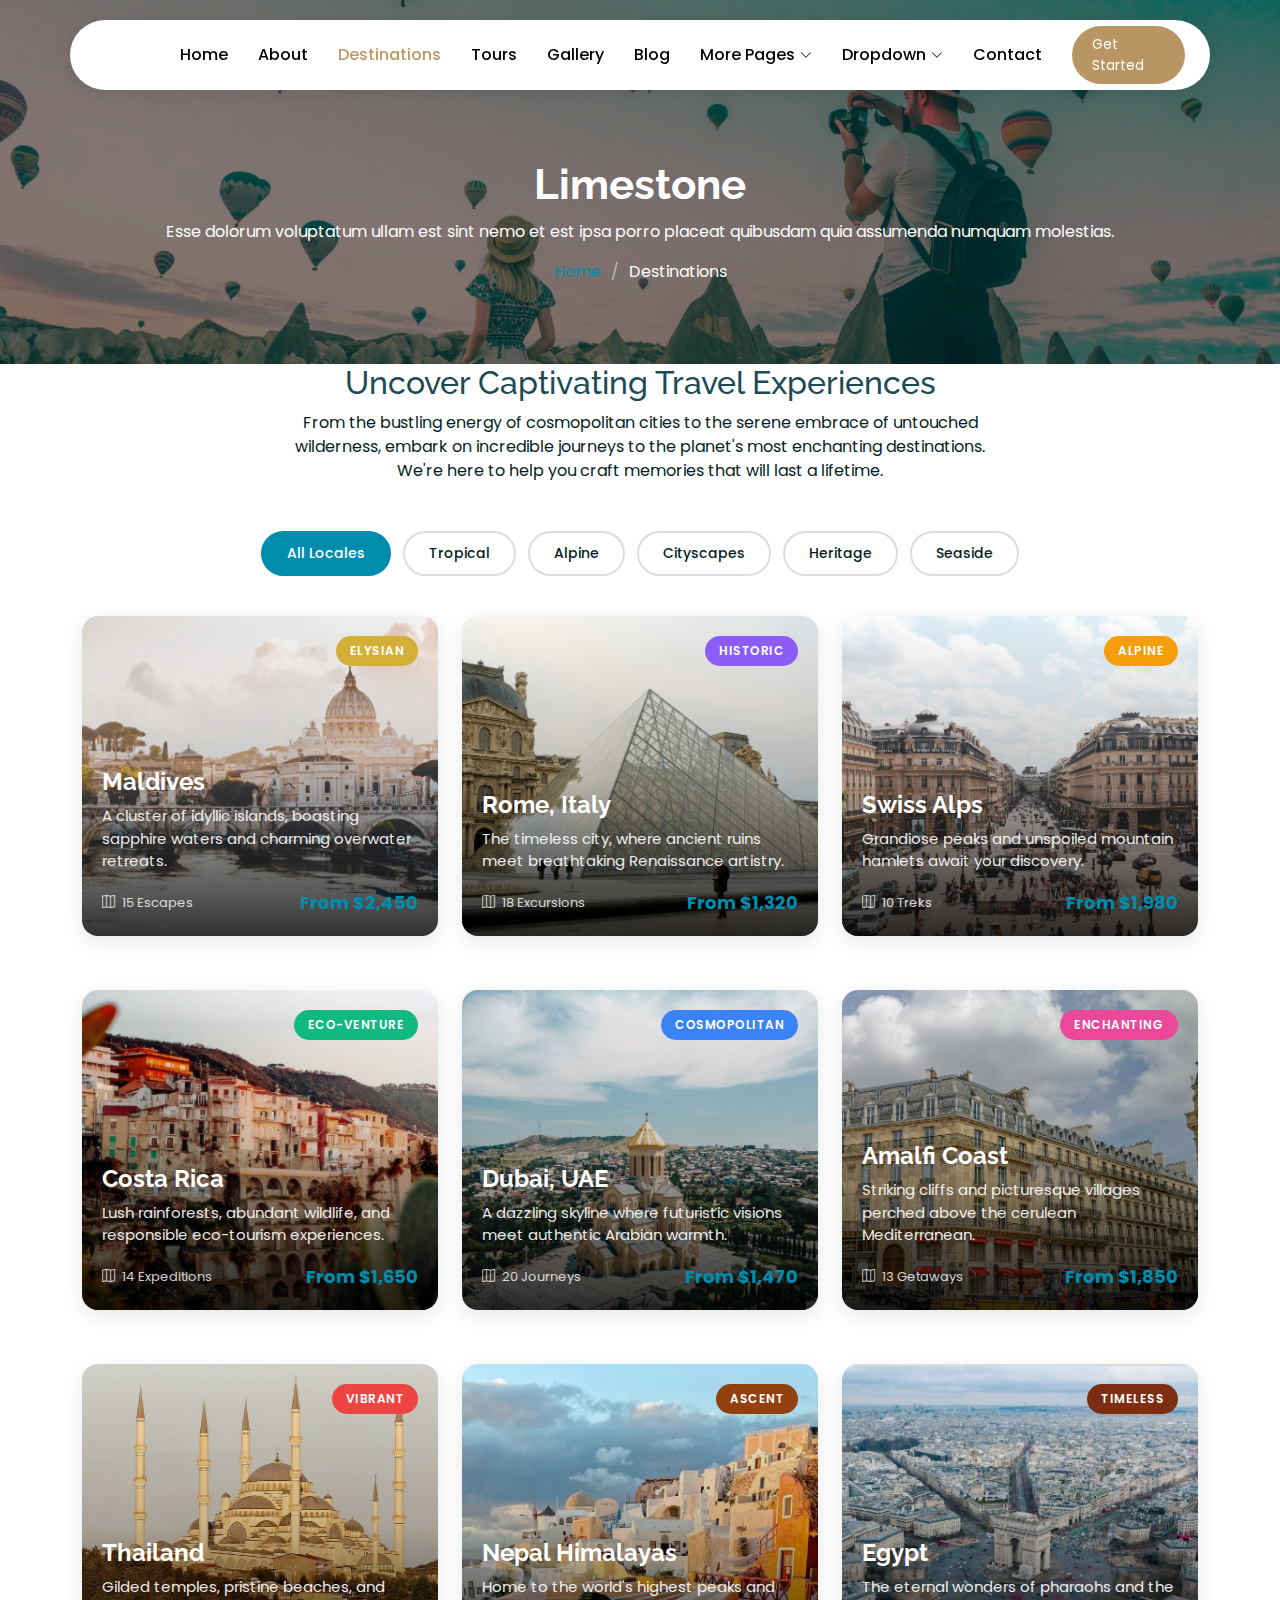
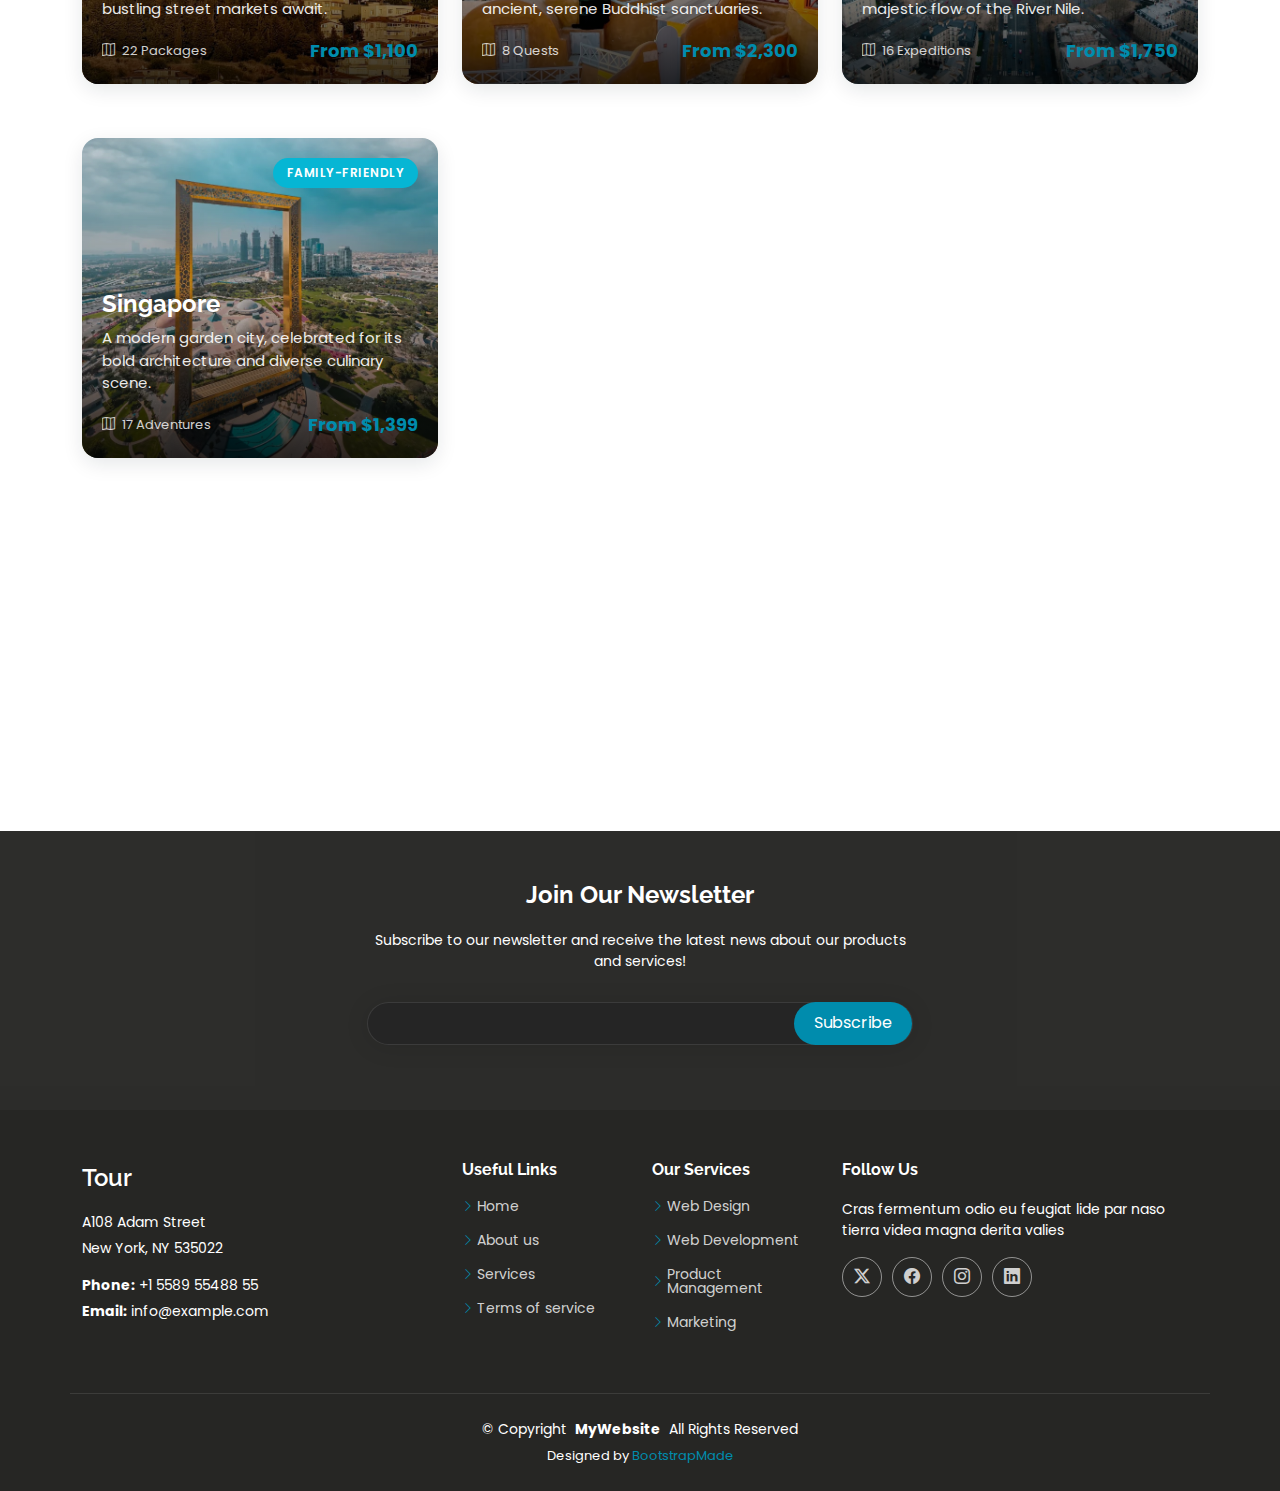
<file: limestone.html>
<!DOCTYPE html>
<html lang="en">

<head>
  <meta charset="utf-8">
  <meta content="width=device-width, initial-scale=1.0" name="viewport">
  <title>Marble - Tour Bootstrap Template</title>
  <meta name="description" content="">
  <meta name="keywords" content="">

  <!-- Favicons -->
  <link href="assets/img/favicon.png" rel="icon">
  <link href="assets/img/apple-touch-icon.png" rel="apple-touch-icon">

  <!-- Fonts -->
  <link href="https://fonts.googleapis.com" rel="preconnect">
  <link href="https://fonts.gstatic.com" rel="preconnect" crossorigin>
  <link href="https://fonts.googleapis.com/css2?family=Roboto:ital,wght@0,100;0,300;0,400;0,500;0,700;0,900;1,100;1,300;1,400;1,500;1,700;1,900&family=Poppins:ital,wght@0,100;0,200;0,300;0,400;0,500;0,600;0,700;0,800;0,900;1,100;1,200;1,300;1,400;1,500;1,600;1,700;1,800;1,900&family=Raleway:ital,wght@0,100;0,200;0,300;0,400;0,500;0,600;0,700;0,800;0,900;1,100;1,200;1,300;1,400;1,500;1,600;1,700;1,800;1,900&display=swap" rel="stylesheet">

  <!-- Vendor CSS Files -->
  <link href="assets/vendor/bootstrap/css/bootstrap.min.css" rel="stylesheet">
  <link href="assets/vendor/bootstrap-icons/bootstrap-icons.css" rel="stylesheet">
  <link href="assets/vendor/aos/aos.css" rel="stylesheet">
  <link href="assets/vendor/swiper/swiper-bundle.min.css" rel="stylesheet">
  <link href="assets/vendor/glightbox/css/glightbox.min.css" rel="stylesheet">

  <!-- Main CSS File -->
  <link href="assets/css/main.css" rel="stylesheet">
</head>

<body class="destinations-page">

  <header id="header" class="header d-flex align-items-center fixed-top">
    <div class="header-container container-fluid container-xl position-relative d-flex align-items-center justify-content-between">

      <a href="index.html" class="logo d-flex align-items-center me-auto me-xl-0">
        <h1 class="sitename">Tour</h1>
      </a>

      <nav id="navmenu" class="navmenu">
        <ul>
          <li><a href="index.html">Home</a></li>
          <li><a href="about.html">About</a></li>
          <li><a href="destinations.html" class="active">Destinations</a></li>
          <li><a href="tours.html">Tours</a></li>
          <li><a href="gallery.html">Gallery</a></li>
          <li><a href="blog.html">Blog</a></li>
          <li class="dropdown"><a href="#"><span>More Pages</span> <i class="bi bi-chevron-down toggle-dropdown"></i></a>
            <ul>
              <li><a href="destination-details.html">Destination Details</a></li>
              <li><a href="tour-details.html">Tour Details</a></li>
              <li><a href="booking.html">Booking</a></li>
              <li><a href="testimonials">Testimonials</a></li>
              <li><a href="faq.html">Frequently Asked Questions</a></li>
              <li><a href="blog-details.html">Blog Details</a></li>
              <li><a href="terms.html">Terms</a></li>
              <li><a href="privacy.html">Privacy</a></li>
              <li><a href="404.html">404</a></li>
            </ul>
          </li>
          <li class="dropdown"><a href="#"><span>Dropdown</span> <i class="bi bi-chevron-down toggle-dropdown"></i></a>
            <ul>
              <li><a href="#">Dropdown 1</a></li>
              <li class="dropdown"><a href="#"><span>Deep Dropdown</span> <i class="bi bi-chevron-down toggle-dropdown"></i></a>
                <ul>
                  <li><a href="#">Deep Dropdown 1</a></li>
                  <li><a href="#">Deep Dropdown 2</a></li>
                  <li><a href="#">Deep Dropdown 3</a></li>
                  <li><a href="#">Deep Dropdown 4</a></li>
                  <li><a href="#">Deep Dropdown 5</a></li>
                </ul>
              </li>
              <li><a href="#">Dropdown 2</a></li>
              <li><a href="#">Dropdown 3</a></li>
              <li><a href="#">Dropdown 4</a></li>
            </ul>
          </li>
          <li><a href="contact.html">Contact</a></li>
        </ul>
        <i class="mobile-nav-toggle d-xl-none bi bi-list"></i>
      </nav>

      <a class="btn-getstarted" href="destiantios.html">Get Started</a>

    </div>
  </header>

  <main class="main">
    <!-- Page Title -->
    <div class="page-title dark-background" data-aos="fade" style="background-image: url(assets/img/travel/showcase-8.webp);">
      <div class="container position-relative">
        <h1>Limestone</h1>
        <p>Esse dolorum voluptatum ullam est sint nemo et est ipsa porro placeat quibusdam quia assumenda numquam molestias.</p>
        <nav class="breadcrumbs">
          <ol>
            <li><a href="index.html">Home</a></li>
            <li class="current">Destinations</li>
          </ol>
        </nav>
      </div>
    </div><!-- End Page Title -->

    <!-- Travel Destinations Section -->
    <section id="travel-destinations" class="travel-destinations section">

      <div class="container" data-aos="fade-up" data-aos-delay="100">

        <div class="row">
          <div class="col-lg-8 mx-auto text-center">
            <h2>Uncover Captivating Travel Experiences</h2>
            <p class="mb-5">From the bustling energy of cosmopolitan cities to the serene embrace of untouched wilderness, embark on incredible journeys to the planet's most enchanting destinations. We're here to help you craft memories that will last a lifetime.</p>
          </div>
        </div>

        <div class="isotope-layout" data-default-filter="*" data-layout="masonry" data-sort="original-order">
          <ul class="destination-filters isotope-filters" data-aos="fade-up" data-aos-delay="200">
            <li data-filter="*" class="filter-active">All Locales</li>
            <li data-filter=".filter-tropical">Tropical</li>
            <li data-filter=".filter-mountain">Alpine</li>
            <li data-filter=".filter-urban">Cityscapes</li>
            <li data-filter=".filter-historical">Heritage</li>
            <li data-filter=".filter-coastal">Seaside</li>
          </ul><!-- End Destination Filters -->

          <div class="row gy-4 isotope-container" data-aos="fade-up" data-aos-delay="300">

            <div class="col-lg-4 col-md-6 destination-item isotope-item filter-coastal">
              <a href="destination-details.html" class="destination-tile">
                <div class="tile-image">
                  <img src="assets/img/travel/destination-2.webp" alt="Maldives" class="img-fluid" loading="lazy">
                  <div class="overlay-content">
                    <span class="destination-tag luxury">Elysian</span>
                    <div class="destination-info">
                      <h4>Maldives</h4>
                      <p>A cluster of idyllic islands, boasting sapphire waters and charming overwater retreats.</p>
                      <div class="destination-stats">
                        <span class="tours-available"><i class="bi bi-map"></i> 15 Escapes</span>
                        <span class="starting-price">From $2,450</span>
                      </div>
                    </div>
                  </div>
                </div>
              </a>
            </div><!-- End Destination Item -->

            <div class="col-lg-4 col-md-6 destination-item isotope-item filter-historical">
              <a href="destination-details.html" class="destination-tile">
                <div class="tile-image">
                  <img src="assets/img/travel/destination-4.webp" alt="Rome, Italy" class="img-fluid" loading="lazy">
                  <div class="overlay-content">
                    <span class="destination-tag cultural">Historic</span>
                    <div class="destination-info">
                      <h4>Rome, Italy</h4>
                      <p>The timeless city, where ancient ruins meet breathtaking Renaissance artistry.</p>
                      <div class="destination-stats">
                        <span class="tours-available"><i class="bi bi-map"></i> 18 Excursions</span>
                        <span class="starting-price">From $1,320</span>
                      </div>
                    </div>
                  </div>
                </div>
              </a>
            </div><!-- End Destination Item -->

            <div class="col-lg-4 col-md-6 destination-item isotope-item filter-mountain">
              <a href="destination-details.html" class="destination-tile">
                <div class="tile-image">
                  <img src="assets/img/travel/destination-6.webp" alt="Swiss Alps" class="img-fluid" loading="lazy">
                  <div class="overlay-content">
                    <span class="destination-tag adventure">Alpine</span>
                    <div class="destination-info">
                      <h4>Swiss Alps</h4>
                      <p>Grandiose peaks and unspoiled mountain hamlets await your discovery.</p>
                      <div class="destination-stats">
                        <span class="tours-available"><i class="bi bi-map"></i> 10 Treks</span>
                        <span class="starting-price">From $1,980</span>
                      </div>
                    </div>
                  </div>
                </div>
              </a>
            </div><!-- End Destination Item -->

            <div class="col-lg-4 col-md-6 destination-item isotope-item filter-tropical">
              <a href="destination-details.html" class="destination-tile">
                <div class="tile-image">
                  <img src="assets/img/travel/destination-8.webp" alt="Costa Rica" class="img-fluid" loading="lazy">
                  <div class="overlay-content">
                    <span class="destination-tag nature">Eco-Venture</span>
                    <div class="destination-info">
                      <h4>Costa Rica</h4>
                      <p>Lush rainforests, abundant wildlife, and responsible eco-tourism experiences.</p>
                      <div class="destination-stats">
                        <span class="tours-available"><i class="bi bi-map"></i> 14 Expeditions</span>
                        <span class="starting-price">From $1,650</span>
                      </div>
                    </div>
                  </div>
                </div>
              </a>
            </div><!-- End Destination Item -->

            <div class="col-lg-4 col-md-6 destination-item isotope-item filter-urban">
              <a href="destination-details.html" class="destination-tile">
                <div class="tile-image">
                  <img src="assets/img/travel/destination-10.webp" alt="Dubai, UAE" class="img-fluid" loading="lazy">
                  <div class="overlay-content">
                    <span class="destination-tag modern">Cosmopolitan</span>
                    <div class="destination-info">
                      <h4>Dubai, UAE</h4>
                      <p>A dazzling skyline where futuristic visions meet authentic Arabian warmth.</p>
                      <div class="destination-stats">
                        <span class="tours-available"><i class="bi bi-map"></i> 20 Journeys</span>
                        <span class="starting-price">From $1,470</span>
                      </div>
                    </div>
                  </div>
                </div>
              </a>
            </div><!-- End Destination Item -->

            <div class="col-lg-4 col-md-6 destination-item isotope-item filter-coastal">
              <a href="destination-details.html" class="destination-tile">
                <div class="tile-image">
                  <img src="assets/img/travel/destination-12.webp" alt="Amalfi Coast, Italy" class="img-fluid" loading="lazy">
                  <div class="overlay-content">
                    <span class="destination-tag romantic">Enchanting</span>
                    <div class="destination-info">
                      <h4>Amalfi Coast</h4>
                      <p>Striking cliffs and picturesque villages perched above the cerulean Mediterranean.</p>
                      <div class="destination-stats">
                        <span class="tours-available"><i class="bi bi-map"></i> 13 Getaways</span>
                        <span class="starting-price">From $1,850</span>
                      </div>
                    </div>
                  </div>
                </div>
              </a>
            </div><!-- End Destination Item -->

            <div class="col-lg-4 col-md-6 destination-item isotope-item filter-tropical">
              <a href="destination-details.html" class="destination-tile">
                <div class="tile-image">
                  <img src="assets/img/travel/destination-14.webp" alt="Thailand" class="img-fluid" loading="lazy">
                  <div class="overlay-content">
                    <span class="destination-tag popular">Vibrant</span>
                    <div class="destination-info">
                      <h4>Thailand</h4>
                      <p>Gilded temples, pristine beaches, and bustling street markets await.</p>
                      <div class="destination-stats">
                        <span class="tours-available"><i class="bi bi-map"></i> 22 Packages</span>
                        <span class="starting-price">From $1,100</span>
                      </div>
                    </div>
                  </div>
                </div>
              </a>
            </div><!-- End Destination Item -->

            <div class="col-lg-4 col-md-6 destination-item isotope-item filter-mountain">
              <a href="destination-details.html" class="destination-tile">
                <div class="tile-image">
                  <img src="assets/img/travel/destination-16.webp" alt="Nepal Himalayas" class="img-fluid" loading="lazy">
                  <div class="overlay-content">
                    <span class="destination-tag trekking">Ascent</span>
                    <div class="destination-info">
                      <h4>Nepal Himalayas</h4>
                      <p>Home to the world's highest peaks and ancient, serene Buddhist sanctuaries.</p>
                      <div class="destination-stats">
                        <span class="tours-available"><i class="bi bi-map"></i> 8 Quests</span>
                        <span class="starting-price">From $2,300</span>
                      </div>
                    </div>
                  </div>
                </div>
              </a>
            </div><!-- End Destination Item -->

            <div class="col-lg-4 col-md-6 destination-item isotope-item filter-historical">
              <a href="destination-details.html" class="destination-tile">
                <div class="tile-image">
                  <img src="assets/img/travel/destination-18.webp" alt="Egypt Pyramids" class="img-fluid" loading="lazy">
                  <div class="overlay-content">
                    <span class="destination-tag ancient">Timeless</span>
                    <div class="destination-info">
                      <h4>Egypt</h4>
                      <p>The eternal wonders of pharaohs and the majestic flow of the River Nile.</p>
                      <div class="destination-stats">
                        <span class="tours-available"><i class="bi bi-map"></i> 16 Expeditions</span>
                        <span class="starting-price">From $1,750</span>
                      </div>
                    </div>
                  </div>
                </div>
              </a>
            </div><!-- End Destination Item -->

            <div class="col-lg-4 col-md-6 destination-item isotope-item filter-urban">
              <a href="destination-details.html" class="destination-tile">
                <div class="tile-image">
                  <img src="assets/img/travel/destination-20.webp" alt="Singapore" class="img-fluid" loading="lazy">
                  <div class="overlay-content">
                    <span class="destination-tag family">Family-Friendly</span>
                    <div class="destination-info">
                      <h4>Singapore</h4>
                      <p>A modern garden city, celebrated for its bold architecture and diverse culinary scene.</p>
                      <div class="destination-stats">
                        <span class="tours-available"><i class="bi bi-map"></i> 17 Adventures</span>
                        <span class="starting-price">From $1,399</span>
                      </div>
                    </div>
                  </div>
                </div>
              </a>
            </div><!-- End Destination Item -->

          </div><!-- End Destinations Container -->

        </div>

        <div class="row mt-5">
          <div class="col-lg-10 mx-auto text-center" data-aos="fade-up" data-aos-delay="400">
            <div class="planning-assistance">
              <div class="assistance-content">
                <h3>Let Our Team Help Curate Your Perfect Expedition</h3>
                <p>Unsure which destination aligns with your travel aspirations? Our seasoned travel advisors are poised to design a bespoke itinerary tailored just for you.</p>
                <div class="assistance-actions">
                  <a href="#" class="btn btn-primary">Receive Complimentary Consultation</a>
                  <a href="#" class="btn btn-outline">Explore All Available Tours</a>
                </div>
              </div>
            </div>
          </div>
        </div>

      </div>

    </section><!-- /Travel Destinations Section -->

  </main>

  <footer id="footer" class="footer position-relative dark-background">

    <div class="footer-newsletter">
      <div class="container">
        <div class="row justify-content-center text-center">
          <div class="col-lg-6">
            <h4>Join Our Newsletter</h4>
            <p>Subscribe to our newsletter and receive the latest news about our products and services!</p>
            <form action="forms/newsletter.php" method="post" class="php-email-form">
              <div class="newsletter-form"><input type="email" name="email"><input type="submit" value="Subscribe"></div>
              <div class="loading">Loading</div>
              <div class="error-message"></div>
              <div class="sent-message">Your subscription request has been sent. Thank you!</div>
            </form>
          </div>
        </div>
      </div>
    </div>

    <div class="container footer-top">
      <div class="row gy-4">
        <div class="col-lg-4 col-md-6 footer-about">
          <a href="index.html" class="d-flex align-items-center">
            <span class="sitename">Tour</span>
          </a>
          <div class="footer-contact pt-3">
            <p>A108 Adam Street</p>
            <p>New York, NY 535022</p>
            <p class="mt-3"><strong>Phone:</strong> <span>+1 5589 55488 55</span></p>
            <p><strong>Email:</strong> <span>info@example.com</span></p>
          </div>
        </div>

        <div class="col-lg-2 col-md-3 footer-links">
          <h4>Useful Links</h4>
          <ul>
            <li><i class="bi bi-chevron-right"></i> <a href="#">Home</a></li>
            <li><i class="bi bi-chevron-right"></i> <a href="#">About us</a></li>
            <li><i class="bi bi-chevron-right"></i> <a href="#">Services</a></li>
            <li><i class="bi bi-chevron-right"></i> <a href="#">Terms of service</a></li>
          </ul>
        </div>

        <div class="col-lg-2 col-md-3 footer-links">
          <h4>Our Services</h4>
          <ul>
            <li><i class="bi bi-chevron-right"></i> <a href="#">Web Design</a></li>
            <li><i class="bi bi-chevron-right"></i> <a href="#">Web Development</a></li>
            <li><i class="bi bi-chevron-right"></i> <a href="#">Product Management</a></li>
            <li><i class="bi bi-chevron-right"></i> <a href="#">Marketing</a></li>
          </ul>
        </div>

        <div class="col-lg-4 col-md-12">
          <h4>Follow Us</h4>
          <p>Cras fermentum odio eu feugiat lide par naso tierra videa magna derita valies</p>
          <div class="social-links d-flex">
            <a href=""><i class="bi bi-twitter-x"></i></a>
            <a href=""><i class="bi bi-facebook"></i></a>
            <a href=""><i class="bi bi-instagram"></i></a>
            <a href=""><i class="bi bi-linkedin"></i></a>
          </div>
        </div>

      </div>
    </div>

    <div class="container copyright text-center mt-4">
      <p>© <span>Copyright</span> <strong class="px-1 sitename">MyWebsite</strong> <span>All Rights Reserved</span></p>
      <div class="credits">
        <!-- All the links in the footer should remain intact. -->
        <!-- You can delete the links only if you've purchased the pro version. -->
        <!-- Licensing information: https://bootstrapmade.com/license/ -->
        <!-- Purchase the pro version with working PHP/AJAX contact form: [buy-url] -->
        Designed by <a href="https://bootstrapmade.com/">BootstrapMade</a>
      </div>
    </div>

  </footer>

  <!-- Scroll Top -->
  <a href="#" id="scroll-top" class="scroll-top d-flex align-items-center justify-content-center"><i class="bi bi-arrow-up-short"></i></a>

  <!-- Preloader -->
  <div id="preloader"></div>

  <!-- Vendor JS Files -->
  <script src="assets/vendor/bootstrap/js/bootstrap.bundle.min.js"></script>
  <script src="assets/vendor/php-email-form/validate.js"></script>
  <script src="assets/vendor/aos/aos.js"></script>
  <script src="assets/vendor/purecounter/purecounter_vanilla.js"></script>
  <script src="assets/vendor/swiper/swiper-bundle.min.js"></script>
  <script src="assets/vendor/isotope-layout/isotope.pkgd.min.js"></script>
  <script src="assets/vendor/imagesloaded/imagesloaded.pkgd.min.js"></script>
  <script src="assets/vendor/glightbox/js/glightbox.min.js"></script>

  <!-- Main JS File -->
  <script src="assets/js/main.js"></script>

</body>

</html>
</file>
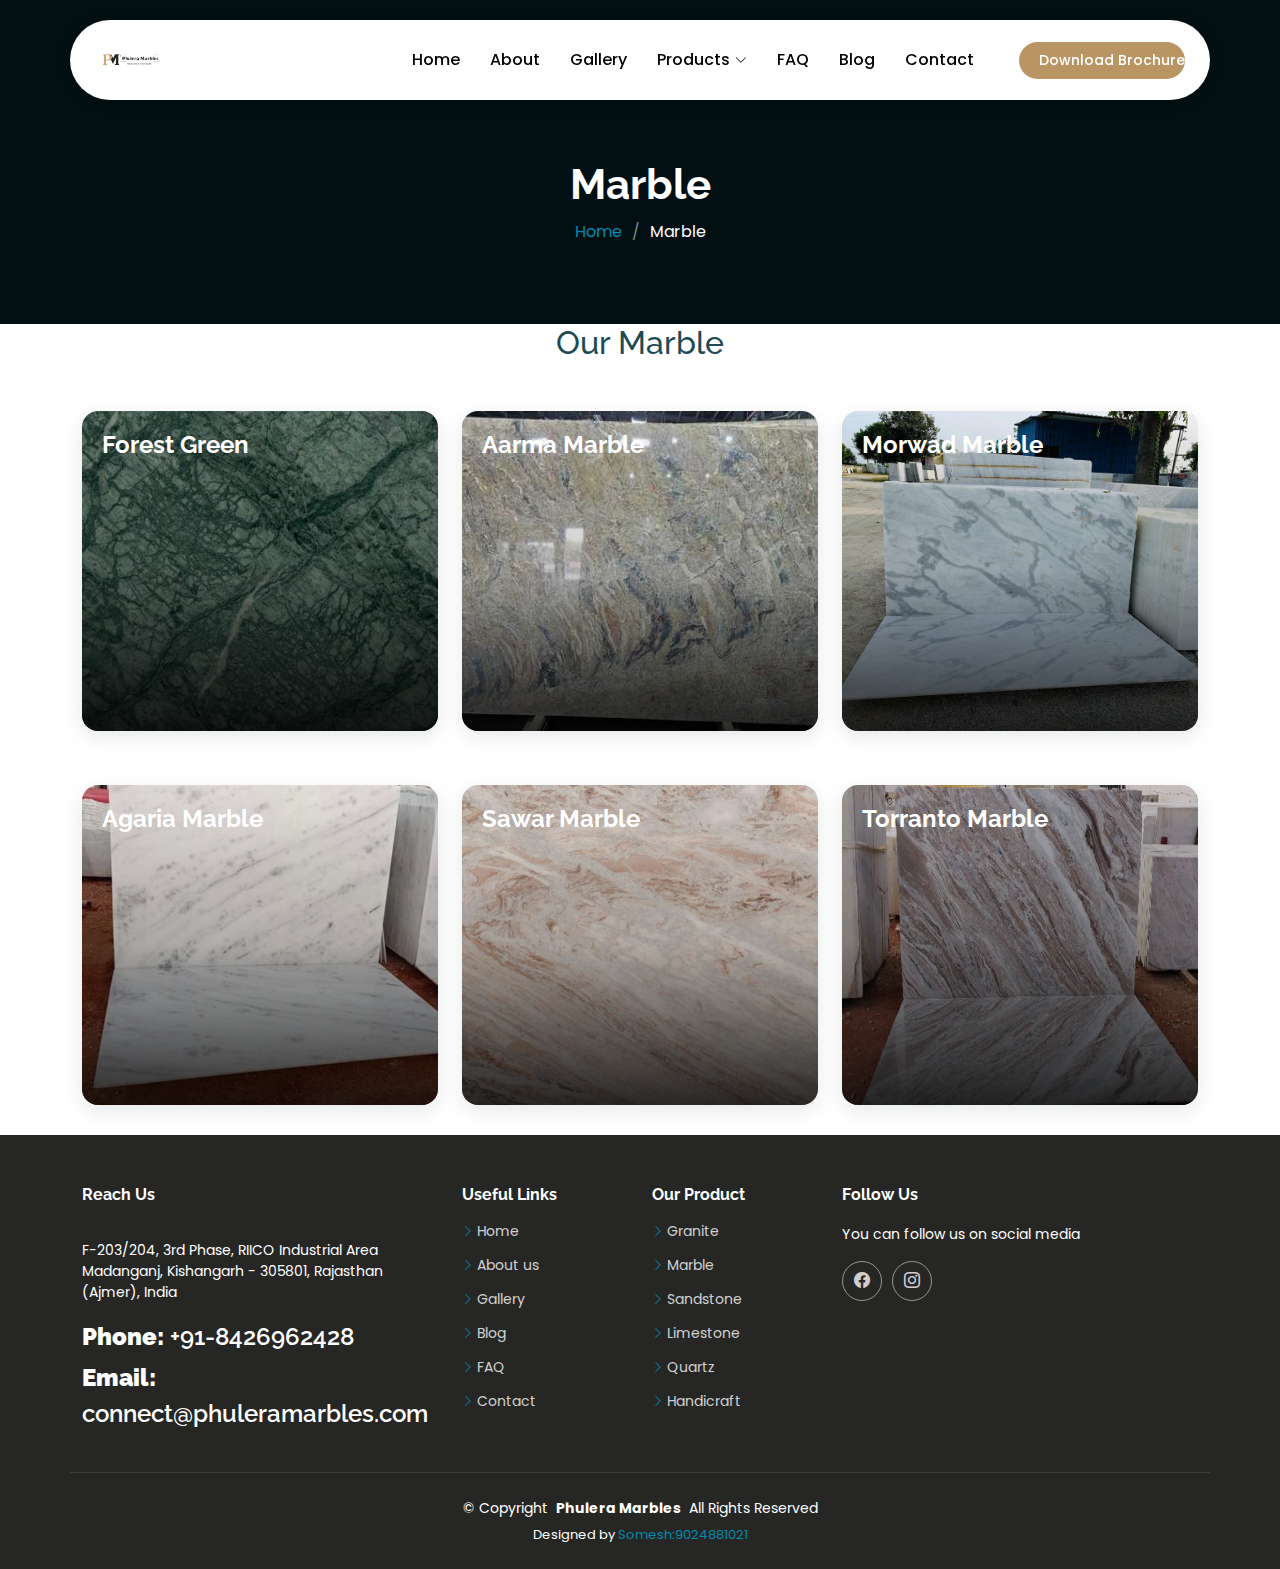
<file: marble.html>
<!DOCTYPE html>
<html lang="en">

<head>
  <meta charset="utf-8">
  <meta content="width=device-width, initial-scale=1.0" name="viewport">
  <title>Marble - Timeless Stones,Trusted Quality</title>
  <meta name="description" content="">
  <meta name="keywords" content="">

  <!-- Favicons -->
  <link href="assets/img/logo.png" rel="icon">
  <link href="assets/img/logo.png" rel="apple-touch-icon">

  <!-- Fonts -->
  <link href="https://fonts.googleapis.com" rel="preconnect">
  <link href="https://fonts.gstatic.com" rel="preconnect" crossorigin>
  <link href="https://fonts.googleapis.com/css2?family=Roboto:ital,wght@0,100;0,300;0,400;0,500;0,700;0,900;1,100;1,300;1,400;1,500;1,700;1,900&family=Poppins:ital,wght@0,100;0,200;0,300;0,400;0,500;0,600;0,700;0,800;0,900;1,100;1,200;1,300;1,400;1,500;1,600;1,700;1,800;1,900&family=Raleway:ital,wght@0,100;0,200;0,300;0,400;0,500;0,600;0,700;0,800;0,900;1,100;1,200;1,300;1,400;1,500;1,600;1,700;1,800;1,900&display=swap" rel="stylesheet">

  <!-- Vendor CSS Files -->
  <link href="assets/vendor/bootstrap/css/bootstrap.min.css" rel="stylesheet">
  <link href="assets/vendor/bootstrap-icons/bootstrap-icons.css" rel="stylesheet">
  <!-- <link href="assets/vendor/aos/aos.css" rel="stylesheet"> -->
  <link href="assets/vendor/swiper/swiper-bundle.min.css" rel="stylesheet">
  <link href="assets/vendor/glightbox/css/glightbox.min.css" rel="stylesheet">

  <!-- Main CSS File -->
  <link href="assets/css/main.css" rel="stylesheet">
  <link rel="stylesheet" href="./assets/css/media.css">
</head>

<body class="destinations-page">

 <header id="header" class="header d-flex align-items-center fixed-top">
  <div class="header-container container position-relative d-flex align-items-center justify-content-between">

    <div class="logo">
      <a href="index.html"><img src="./assets/img/newlogo.png" alt="Site Logo"></a>
    </div>
    <nav id="navmenu" class="navmenu">
      <ul>
        <li><a href="index.html" >Home</a></li>
        <li><a href="about.html">About</a></li>
        <li><a href="gallery.html">Gallery</a></li>
         <li class="dropdown"><a href="#"><span>Products</span> <i class="bi bi-chevron-down toggle-dropdown"></i></a>
            <ul>
                <li><a href="granite.html" class="active">Granite</a></li>
                <li><a href="exoticgranite.html">Exotic Granite</a></li>
                  <li><a href="marble.html">Marble</a></li>
                  <li><a href="sandstone.html">Sandstone</a></li>
                  <li><a href="#">Limestone</a></li>
                  <li><a href="#">Quartz</a></li>
                  <li><a href="#">Handicraft</a></li>
            </ul>
          </li>
        
         <li><a href="faq.html">FAQ</a></li>
         <li><a href="blog.html">Blog</a></li>
        <li><a href="contact.html">Contact</a></li>
       <li><a class="btn-getstarted" href="destinations.html">Download Brochure</a></li>  
      </ul>
      <i class="mobile-nav-toggle d-xl-none bi bi-list"></i>
    </nav>
  </div>
</header>

  <main class="main">
    <!-- Page Title -->
    <div class="page-title dark-background" data-aos="fade" style="background-image: url('https://sati.co.in/wp-content/uploads/2022/11/11-e1668051633286.jpg');">
      <div class="container position-relative">
        <h1>Marble</h1>
        <nav class="breadcrumbs">
          <ol>
            <li><a href="index.html">Home</a></li>
            <li class="current">Marble</li>
          </ol>
        </nav>
      </div>
    </div>

    <section id="granitecontent" class="travel-destinations section">

      <div class="container" data-aos="fade-up" data-aos-delay="100">

        <div class="row">
          <div class="col-lg-8 mx-auto text-center">
            <h2>Our Marble</h2>
          </div>
        </div>

        <div class="isotope-layout" data-default-filter="*" data-layout="masonry" data-sort="original-order">
          <div class="row gy-4 isotope-container mt-3" data-aos="fade-up" data-aos-delay="300">

         <div class="col-lg-4 col-md-6 destination-item isotope-item filter-coastal">
              <a href="#" class="destination-tile">
                <div class="tile-image">
                  <img src="assets/img/productimage/marble/forestgreen.jpg" alt="Maldives" class="img-fluid" loading="lazy">
                  <div class="overlay-content">
                
                    <div class="destination-info">
                      <h4>Forest Green</h4>
                    </div>
                  </div>
                </div>
              </a>
            </div><!-- End Destination Item -->

            
         <div class="col-lg-4 col-md-6 destination-item isotope-item filter-coastal">
              <a href="#" class="destination-tile">
                <div class="tile-image">
                  <img src="assets/img/productimage/marble/aarna.jpg" alt="Maldives" class="img-fluid" loading="lazy">
                  <div class="overlay-content">
                
                    <div class="destination-info">
                      <h4>Aarma Marble</h4>
                    </div>
                  </div>
                </div>
              </a>
            </div><!-- End Destination Item -->


               <div class="col-lg-4 col-md-6 destination-item isotope-item filter-coastal">
              <a href="#" class="destination-tile">
                <div class="tile-image">
                  <img src="assets/img/productimage/marble/morwad.jpeg" alt="Maldives" class="img-fluid" loading="lazy">
                  <div class="overlay-content">
                
                    <div class="destination-info">
                      <h4>Morwad Marble</h4>
                    </div>
                  </div>
                </div>
              </a>
            </div><!-- End Destination Item -->

              <div class="col-lg-4 col-md-6 destination-item isotope-item filter-coastal">
              <a href="#" class="destination-tile">
                <div class="tile-image">
                  <img src="assets/img/productimage/marble/agariyamarble.webp" alt="Maldives" class="img-fluid" loading="lazy">
                  <div class="overlay-content">
                
                    <div class="destination-info">
                      <h4>Agaria Marble</h4>
                    </div>
                  </div>
                </div>
              </a>
            </div><!-- End Destination Item -->

                <div class="col-lg-4 col-md-6 destination-item isotope-item filter-coastal">
              <a href="#" class="destination-tile">
                <div class="tile-image">
                  <img src="assets/img/productimage/marble/sawar.jpg" alt="Maldives" class="img-fluid" loading="lazy">
                  <div class="overlay-content">
                
                    <div class="destination-info">
                      <h4>Sawar Marble</h4>
                    </div>
                  </div>
                </div>
              </a>
            </div><!-- End Destination Item -->


             <div class="col-lg-4 col-md-6 destination-item isotope-item filter-coastal">
              <a href="#" class="destination-tile">
                <div class="tile-image">
                  <img src="assets/img/productimage/marble/torrento-marble.png" alt="Maldives" class="img-fluid" loading="lazy">
                  <div class="overlay-content">
                
                    <div class="destination-info">
                      <h4>Torranto Marble</h4>
                    </div>
                  </div>
                </div>
              </a>
            </div><!-- End Destination Item -->
            
            <!-- End Destination Item -->


          </div>

        </div>
      </div>

    </section>


   


    

  </main>

  <footer id="footer" class="footer position-relative dark-background">
    <div class="container footer-top">
      <div class="row gy-4">
        <div class="col-lg-4 col-md-6 footer-about">
          <a href="index.html" class="d-flex align-items-center">
           <h4>Reach Us</h4>
          </a>
          <div class="footer-contact pt-3 footercontent">
            <p>F-203/204, 3rd Phase, RIICO Industrial Area Madanganj, Kishangarh - 305801, Rajasthan (Ajmer), India </p>
            <p></p>
           <a href="tel:+918426962428"> <p class="mt-3"><strong>Phone:</strong> <span>+91-8426962428</span></p></a>
           <a href="mailto:"><p><strong>Email:</strong> <span>connect@phuleramarbles.com</span></p></a> 
          </div>
        </div>

        <div class="col-lg-2 col-md-3 footer-links">
          <h4>Useful Links</h4>
          <ul>
            <li><i class="bi bi-chevron-right"></i> <a href="#">Home</a></li>
            <li><i class="bi bi-chevron-right"></i> <a href="#">About us</a></li>
            <li><i class="bi bi-chevron-right"></i> <a href="#">Gallery</a></li>
            <li><i class="bi bi-chevron-right"></i> <a href="#">Blog</a></li>
            <li><i class="bi bi-chevron-right"></i> <a href="#">FAQ</a></li>
            <li><i class="bi bi-chevron-right"></i> <a href="#">Contact</a></li>
          </ul>
        </div>

        <div class="col-lg-2 col-md-3 footer-links">
          <h4>Our Product</h4>
          <ul>
            <li><i class="bi bi-chevron-right"></i> <a href="#">Granite</a></li>
            <li><i class="bi bi-chevron-right"></i> <a href="#">Marble</a></li>
            <li><i class="bi bi-chevron-right"></i> <a href="#">Sandstone</a></li>
            <li><i class="bi bi-chevron-right"></i> <a href="#">Limestone</a></li>
            <li><i class="bi bi-chevron-right"></i> <a href="#">Quartz</a></li>
            <li><i class="bi bi-chevron-right"></i> <a href="#">Handicraft</a></li>
          </ul>
        </div>
        <div class="col-lg-4 col-md-12">
          <h4>Follow Us</h4>
          <p>You can follow us on social media</p>
          <div class="social-links d-flex">
            <a href=""><i class="bi bi-facebook"></i></a>
            <a href="https://www.instagram.com/phulera_marbles_pvt_ltd/"><i class="bi bi-instagram"></i></a>
          </div>
        </div>

      </div>
    </div>

    <div class="container copyright text-center mt-4">
    <p>© <span>Copyright</span> <strong class="px-1 sitename">Phulera Marbles</strong> <span>All Rights Reserved</span></p>
     <div class="credits">
        Designed by <a href="tel:9024881021">Somesh:9024881021</a>
      </div>
    </div>

  </footer>

  <!-- Scroll Top -->
  <a href="#" id="scroll-top" class="scroll-top d-flex align-items-center justify-content-center"><i class="bi bi-arrow-up-short"></i></a>



  <!-- Vendor JS Files -->
  <script src="assets/vendor/bootstrap/js/bootstrap.bundle.min.js"></script>
  <script src="assets/vendor/php-email-form/validate.js"></script>
  <script src="assets/vendor/aos/aos.js"></script>
  <script src="assets/vendor/purecounter/purecounter_vanilla.js"></script>
  <script src="assets/vendor/swiper/swiper-bundle.min.js"></script>
  <script src="assets/vendor/isotope-layout/isotope.pkgd.min.js"></script>
  <script src="assets/vendor/imagesloaded/imagesloaded.pkgd.min.js"></script>
  <script src="assets/vendor/glightbox/js/glightbox.min.js"></script>

  <!-- Main JS File -->
  <script src="assets/js/main.js"></script>

</body>

</html>
</file>
<file: assets/css/main.css>
@charset "UTF-8";

:root {
  --default-font: "Roboto",  system-ui, -apple-system, "Segoe UI", Roboto, "Helvetica Neue", Arial, "Noto Sans", "Liberation Sans", sans-serif, "Apple Color Emoji", "Segoe UI Emoji", "Segoe UI Symbol", "Noto Color Emoji";
  --heading-font: "Raleway",  sans-serif;
  --nav-font: "Poppins",  sans-serif;
}

/* Global Colors - The following color variables are used throughout the website. Updating them here will change the color scheme of the entire website */
:root { 
  --background-color: #ffffff; /* Background color for the entire website, including individual sections */
  --default-color: #051e23; /* Default color used for the majority of the text content across the entire website */
  --heading-color: #1c4b56; /* Color for headings, subheadings and title throughout the website */
  --accent-color: #008cad; /* Accent color that represents your brand on the website. It's used for buttons, links, and other elements that need to stand out */
  --surface-color: #ffffff; /* The surface color is used as a background of boxed elements within sections, such as cards, icon boxes, or other elements that require a visual separation from the global background. */
  --contrast-color: #ffffff; /* Contrast color for text, ensuring readability against backgrounds of accent, heading, or default colors. */
}

/* Nav Menu Colors - The following color variables are used specifically for the navigation menu. They are separate from the global colors to allow for more customization options */
:root {
  --nav-color: rgba(255, 255, 255, 0.7);  /* The default color of the main navmenu links */
  --nav-hover-color: #ffffff; /* Applied to main navmenu links when they are hovered over or active */
  --nav-mobile-background-color: #ffffff; /* Used as the background color for mobile navigation menu */
  --nav-dropdown-background-color: #ffffff; /* Used as the background color for dropdown items that appear when hovering over primary navigation items */
  --nav-dropdown-color: #051e23; /* Used for navigation links of the dropdown items in the navigation menu. */
  --nav-dropdown-hover-color: #008cad; /* Similar to --nav-hover-color, this color is applied to dropdown navigation links when they are hovered over. */
}

/* Color Presets - These classes override global colors when applied to any section or element, providing reuse of the sam color scheme. */

.light-background {
  --background-color: #f2f8f9;
  --surface-color: #ffffff;
}

.dark-background {
  --background-color: #031013;
  --default-color: #ffffff;
  --heading-color: #ffffff;
  --surface-color: #252525;
  --contrast-color: #ffffff;
}

/* Smooth scroll */
:root {
  scroll-behavior: smooth;
}

/*--------------------------------------------------------------
# General Styling & Shared Classes
--------------------------------------------------------------*/
body {
  color: var(--default-color);
  background-color: var(--background-color);
   font-family: "Poppins";
    overflow-x: hidden;
}

a {
  color: var(--accent-color);
  text-decoration: none;
  transition: 0.3s;
}

a:hover {
  color: color-mix(in srgb, var(--accent-color), transparent 25%);
  text-decoration: none;
}

h1,
h2,
h3,
h4,
h5,
h6 {
  color: var(--heading-color);
  font-family: var(--heading-font);
}

/* PHP Email Form Messages
------------------------------*/
.php-email-form .error-message {
  display: none;
  background: #df1529;
  color: #ffffff;
  text-align: left;
  padding: 15px;
  margin-bottom: 24px;
  font-weight: 600;
}

.php-email-form .sent-message {
  display: none;
  color: #ffffff;
  background: #059652;
  text-align: center;
  padding: 15px;
  margin-bottom: 24px;
  font-weight: 600;
}

.php-email-form .loading {
  display: none;
  background: var(--surface-color);
  text-align: center;
  padding: 15px;
  margin-bottom: 24px;
}

.php-email-form .loading:before {
  content: "";
  display: inline-block;
  border-radius: 50%;
  width: 24px;
  height: 24px;
  margin: 0 10px -6px 0;
  border: 3px solid var(--accent-color);
  border-top-color: var(--surface-color);
  animation: php-email-form-loading 1s linear infinite;
}

@keyframes php-email-form-loading {
  0% {
    transform: rotate(0deg);
  }

  100% {
    transform: rotate(360deg);
  }
}

/*--------------------------------------------------------------
# Global Header
--------------------------------------------------------------*/
.header {
  --background-color: rgba(0, 0, 0, 0);
  --default-color: #ffffff;
  --heading-color: #ffffff;
  --surface-color: rgba(0, 0, 0, 0.26);
  color: var(--default-color);
  background-color: var(--background-color);
  padding: 20px 0;
  transition: all 0.5s;
  z-index: 997;
}

.header .header-container {
  background: #fff;
  border-radius: 50px;
  padding: 5px 25px;
  box-shadow: 0px 2px 15px rgba(0, 0, 0, 0.1);
}

.header .logo {
  line-height: 1;
}


.header .btn-getstarted,
.header .btn-getstarted:focus {
  color: var(--contrast-color);
  background: #b99563;
  font-size: 14px;
  padding: 8px 20px;
  margin: 0 0 0 30px;
  border-radius: 50px;
  transition: 0.3s;
}
.logo{
  width: 70px;
  /* height: 70px; */

}

.logo img
{
  width: 100%;
  height: 100%;
}

.header .btn-getstarted:hover,
.header .btn-getstarted:focus:hover {
  color: var(--contrast-color);
  background: #292927
}

@media (max-width: 1200px) {
  .header {
    padding-top: 10px;
  }

  .header .header-container {
    margin-left: 10px;
    margin-right: 10px;
    padding: 10px 5px 10px 15px;
  }

  .header .logo {
    order: 1;
  }

  .header .btn-getstarted {
    order: 2;
    margin: 0 10px 0 0;
    padding: 6px 15px;
  }

  .header .navmenu {
    order: 3;
  }
}

/* Global Header on Scroll
------------------------------*/
.scrolled .header {
  --surface-color: rgba(0, 0, 0, 0.7);
}

/*--------------------------------------------------------------
# Navigation Menu
--------------------------------------------------------------*/
/* Navmenu - Desktop */
@media (min-width: 1200px) {
  .navmenu {
    padding: 0;
  }

  .navmenu ul {
    margin: 0;
    padding: 0;
    display: flex;
    list-style: none;
    align-items: center;
  }

  .navmenu li {
    position: relative;
  }

  .navmenu a,
  .navmenu a:focus {
    color:#000;
    padding: 18px 15px;
    font-size: 16px;
    font-family: var(--nav-font);
    font-weight: 500;
    display: flex;
    align-items: center;
    justify-content: space-between;
    white-space: nowrap;
    transition: 0.3s;
  }

  .navmenu a i,
  .navmenu a:focus i {
    font-size: 12px;
    line-height: 0;
    margin-left: 5px;
    transition: 0.3s;
  }

  .navmenu li:last-child a {
    padding-right: 0;
  }

  .navmenu li:hover>a,
  .navmenu .active,
  .navmenu .active:focus {
    color: #bc9866;
  }

  .navmenu .dropdown ul {
    margin: 0;
    padding: 10px 0;
    background: var(--nav-dropdown-background-color);
    display: block;
    position: absolute;
    visibility: hidden;
    left: 14px;
    top: 130%;
    opacity: 0;
    transition: 0.3s;
    border-radius: 4px;
    z-index: 99;
    box-shadow: 0px 0px 30px rgba(0, 0, 0, 0.1);
  }

  .navmenu .dropdown ul li {
    min-width: 200px;
  }

  .navmenu .dropdown ul a {
    padding: 10px 20px;
    font-size: 15px;
    text-transform: none;
    color: var(--nav-dropdown-color);
  }

  .navmenu .dropdown ul a i {
    font-size: 12px;
  }

  .navmenu .dropdown ul a:hover,
  .navmenu .dropdown ul .active:hover,
  .navmenu .dropdown ul li:hover>a {
    color: var(--nav-dropdown-hover-color);
  }

  .navmenu .dropdown:hover>ul {
    opacity: 1;
    top: 100%;
    visibility: visible;
  }

  .navmenu .dropdown .dropdown ul {
    top: 0;
    left: -90%;
    visibility: hidden;
  }

  .navmenu .dropdown .dropdown:hover>ul {
    opacity: 1;
    top: 0;
    left: -100%;
    visibility: visible;
  }
}

/* Navmenu - Mobile */
@media (max-width: 1199px) {
  .mobile-nav-toggle {
    color: var(--nav-color);
    font-size: 28px;
    line-height: 0;
    margin-right: 10px;
    cursor: pointer;
    transition: color 0.3s;
  }

  .navmenu {
    padding: 0;
    z-index: 9997;
  }

  .navmenu ul {
    display: none;
    list-style: none;
    position: absolute;
    inset: 60px 20px 20px 20px;
    padding: 10px 0;
    margin: 0;
    border-radius: 6px;
    background-color: var(--nav-mobile-background-color);
    overflow-y: auto;
    transition: 0.3s;
    z-index: 9998;
    box-shadow: 0px 0px 30px rgba(0, 0, 0, 0.1);
  }

  .navmenu a,
  .navmenu a:focus {
    color: var(--nav-dropdown-color);
    padding: 10px 20px;
    font-family: var(--nav-font);
    font-size: 17px;
    font-weight: 500;
    display: flex;
    align-items: center;
    justify-content: space-between;
    white-space: nowrap;
    transition: 0.3s;
  }

  .navmenu a i,
  .navmenu a:focus i {
    font-size: 12px;
    line-height: 0;
    margin-left: 5px;
    width: 30px;
    height: 30px;
    display: flex;
    align-items: center;
    justify-content: center;
    border-radius: 50%;
    transition: 0.3s;
    background-color: color-mix(in srgb, var(--accent-color), transparent 90%);
  }

  .navmenu a i:hover,
  .navmenu a:focus i:hover {
    background-color: var(--accent-color);
    color: var(--contrast-color);
  }

  .navmenu a:hover,
  .navmenu .active,
  .navmenu .active:focus {
    color: var(--nav-dropdown-hover-color);
  }

  .navmenu .active i,
  .navmenu .active:focus i {
    background-color: var(--accent-color);
    color: var(--contrast-color);
    transform: rotate(180deg);
  }

  .navmenu .dropdown ul {
    position: static;
    display: none;
    z-index: 99;
    padding: 10px 0;
    margin: 10px 20px;
    background-color: var(--nav-dropdown-background-color);
    border: 1px solid color-mix(in srgb, var(--default-color), transparent 90%);
    box-shadow: none;
    transition: all 0.5s ease-in-out;
  }

  .navmenu .dropdown ul ul {
    background-color: rgba(33, 37, 41, 0.1);
  }

  .navmenu .dropdown>.dropdown-active {
    display: block;
    background-color: rgba(33, 37, 41, 0.03);
  }

  .mobile-nav-active {
    overflow: hidden;
  }

  .mobile-nav-active .mobile-nav-toggle {
    color: #fff;
    position: absolute;
    font-size: 32px;
    top: 15px;
    right: 15px;
    margin-right: 0;
    z-index: 9999;
  }

  .mobile-nav-active .navmenu {
    position: fixed;
    overflow: hidden;
    inset: 0;
    background: rgba(33, 37, 41, 0.8);
    transition: 0.3s;
  }

  .mobile-nav-active .navmenu>ul {
    display: block;
  }
}

/*--------------------------------------------------------------
# Global Footer
--------------------------------------------------------------*/
.footer {
  color: var(--default-color);
  background-color: #262624;
  font-size: 14px;
  position: relative;
}

.footer .footer-newsletter {
  background-color: color-mix(in srgb, var(--default-color), transparent 97%);
  padding: 50px 0;
}

.footer .footer-newsletter h4 {
  font-size: 24px;
}

.footer .footer-newsletter .newsletter-form {
  margin-top: 30px;
  margin-bottom: 15px;
  padding: 6px 8px;
  position: relative;
  border-radius: 4px;
  background-color: var(--surface-color);
  border: 1px solid color-mix(in srgb, var(--default-color), transparent 90%);
  box-shadow: 0px 2px 25px rgba(0, 0, 0, 0.1);
  display: flex;
  transition: 0.3s;
  border-radius: 50px;
}

.footer .footer-newsletter .newsletter-form:focus-within {
  border-color: var(--accent-color);
}

.footer .footer-newsletter .newsletter-form input[type=email] {
  border: 0;
  padding: 4px;
  width: 100%;
  background-color: var(--surface-color);
  color: var(--default-color);
}

.footer .footer-newsletter .newsletter-form input[type=email]:focus-visible {
  outline: none;
}

.footer .footer-newsletter .newsletter-form input[type=submit] {
  border: 0;
  font-size: 16px;
  padding: 0 20px;
  margin: -7px -8px -7px 0;
  background: var(--accent-color);
  color: var(--contrast-color);
  transition: 0.3s;
  border-radius: 50px;
}

.footer .footer-newsletter .newsletter-form input[type=submit]:hover {
  background: color-mix(in srgb, var(--accent-color), transparent 20%);
}

.footer .footer-top {
  padding-top: 50px;
}

.footer .social-links a {
  display: flex;
  align-items: center;
  justify-content: center;
  width: 40px;
  height: 40px;
  border-radius: 50%;
  border: 1px solid color-mix(in srgb, var(--default-color), transparent 50%);
  font-size: 16px;
  color: color-mix(in srgb, var(--default-color), transparent 20%);
  margin-right: 10px;
  transition: 0.3s;
}

.footer .social-links a:hover {
  color: var(--accent-color);
  border-color: var(--accent-color);
}

.footer h4 {
  font-size: 16px;
  font-weight: bold;
  position: relative;
  padding-bottom: 12px;
}

.footer .footer-links {
  margin-bottom: 30px;
}

.footer .footer-links ul {
  list-style: none;
  padding: 0;
  margin: 0;
}

.footer .footer-links ul i {
  margin-right: 3px;
  font-size: 12px;
  line-height: 0;
  color: var(--accent-color);
}

.footer .footer-links ul li {
  padding: 10px 0;
  display: flex;
  align-items: center;
}

.footer .footer-links ul li:first-child {
  padding-top: 0;
}

.footer .footer-links ul a {
  display: inline-block;
  color: color-mix(in srgb, var(--default-color), transparent 20%);
  line-height: 1;
}

.footer .footer-links ul a:hover {
  color: var(--accent-color);
}

.footer .footer-about a {
  color: var(--heading-color);
  font-size: 24px;
  font-weight: 600;
  font-family: var(--heading-font);
}

.footer .footer-contact p {
  margin-bottom: 5px;
}

.footer .copyright {
  padding: 25px 0;
  border-top: 1px solid color-mix(in srgb, var(--default-color), transparent 90%);
}

.footer .copyright p {
  margin-bottom: 0;
}

.footer .credits {
  margin-top: 6px;
  font-size: 13px;
}

/*--------------------------------------------------------------
# Preloader
--------------------------------------------------------------*/
#preloader {
  position: fixed;
  inset: 0;
  z-index: 9999;
  overflow: hidden;
  background-color: var(--background-color);
  transition: all 0.6s ease-out;
}

#preloader:before {
  content: "";
  position: fixed;
  top: calc(50% - 30px);
  left: calc(50% - 30px);
  border: 6px solid var(--accent-color);
  border-top-color: color-mix(in srgb, var(--accent-color), transparent 90%);
  border-radius: 50%;
  width: 60px;
  height: 60px;
  animation: animate-preloader 1s linear infinite;
}

@keyframes animate-preloader {
  0% {
    transform: rotate(0deg);
  }

  100% {
    transform: rotate(360deg);
  }
}

/*--------------------------------------------------------------
# Scroll Top Button
--------------------------------------------------------------*/
.scroll-top {
  position: fixed;
  visibility: hidden;
  opacity: 0;
  right: 15px;
  bottom: -15px;
  z-index: 99999;
  background-color: var(--accent-color);
  width: 44px;
  height: 44px;
  border-radius: 50px;
  transition: all 0.4s;
}

.scroll-top i {
  font-size: 24px;
  color: var(--contrast-color);
  line-height: 0;
}

.scroll-top:hover {
  background-color: color-mix(in srgb, var(--accent-color), transparent 20%);
  color: var(--contrast-color);
}

.scroll-top.active {
  visibility: visible;
  opacity: 1;
  bottom: 15px;
}

/*--------------------------------------------------------------
# Disable aos animation delay on mobile devices
--------------------------------------------------------------*/
@media screen and (max-width: 768px) {
  [data-aos-delay] {
    transition-delay: 0 !important;
  }
}

/*--------------------------------------------------------------
# Global Page Titles & Breadcrumbs
--------------------------------------------------------------*/
.page-title {
  color: var(--default-color);
  background-color: var(--background-color);
  background-size: cover;
  background-position: center;
  background-repeat: no-repeat;
  padding: 160px 0 80px 0;
  text-align: center;
  position: relative;
}

.page-title:before {
  content: "";
  background-color: color-mix(in srgb, var(--background-color), transparent 50%);
  position: absolute;
  inset: 0;
}

.page-title h1 {
  font-size: 42px;
  font-weight: 700;
  margin-bottom: 10px;
}

.page-title .breadcrumbs ol {
  display: flex;
  flex-wrap: wrap;
  list-style: none;
  justify-content: center;
  padding: 0;
  margin: 0;
  font-size: 16px;
  font-weight: 400;
}

.page-title .breadcrumbs ol li+li {
  padding-left: 10px;
}

.page-title .breadcrumbs ol li+li::before {
  content: "/";
  display: inline-block;
  padding-right: 10px;
  color: color-mix(in srgb, var(--default-color), transparent 50%);
}

/*--------------------------------------------------------------
# Global Sections
--------------------------------------------------------------*/


@media (max-width: 1199px) {

  section,
  .section {
    scroll-margin-top: 66px;
  }
}

/*--------------------------------------------------------------
# Global Section Titles
--------------------------------------------------------------*/
.section-title {
  text-align: center;
  padding-bottom: 60px;
  position: relative;
}

.section-title h2 {
  font-size: 13px;
  letter-spacing: 1px;
  font-weight: 700;
  padding: 8px 20px;
  margin: 0;
  background: color-mix(in srgb, var(--accent-color), transparent 90%);
  color: var(--accent-color);
  display: inline-block;
  text-transform: uppercase;
  border-radius: 50px;
  font-family: var(--default-font);
}

.section-title div {
  color: var(--heading-color);
  margin: 10px 0 0 0;
  font-size: 32px;
  font-weight: 700;
  font-family: var(--heading-font);
}

.section-title div .description-title {
  color: #b99563;
}

/*--------------------------------------------------------------
# Travel Hero Section
--------------------------------------------------------------*/




.travel-hero .hero-background video {
  width: 100%;
  height: 100%;
  object-fit: cover;
}


.travel-hero .hero-text .hero-title {
  font-size: 3.5rem;
  font-weight: 700;
  margin-bottom: 1.5rem;
  line-height: 1.2;
}

.travel-hero .hero-text .hero-subtitle {
  font-size: 1.2rem;
  margin-bottom: 2rem;
  opacity: 0.9;
  line-height: 1.6;
}

.travel-hero .hero-text .hero-buttons .btn {
  padding: 12px 30px;
  font-weight: 600;
  text-transform: uppercase;
  letter-spacing: 0.5px;
  border-radius: 50px;
  transition: all 0.3s ease;
}

.travel-hero .hero-text .hero-buttons .btn.btn-primary {
  background-color: var(--accent-color);
  border-color: var(--accent-color);
  color: var(--contrast-color);
}

.travel-hero .hero-text .hero-buttons .btn.btn-primary:hover {
  background-color: color-mix(in srgb, var(--accent-color), transparent 20%);
  border-color: color-mix(in srgb, var(--accent-color), transparent 20%);
  transform: translateY(-2px);
}

.travel-hero .hero-text .hero-buttons .btn.btn-outline {
  background-color: transparent;
  border: 2px solid var(--contrast-color);
  color: var(--contrast-color);
}

.travel-hero .hero-text .hero-buttons .btn.btn-outline:hover {
  background-color: var(--accent-color);
  color: var(--contrast-color);
  transform: translateY(-2px);
  border-color: var(--accent-color);
}

.travel-hero .booking-form-wrapper .booking-form {
  background-color: var(--surface-color);
  border-radius: 15px;
  padding: 2rem;
  box-shadow: 0 10px 30px color-mix(in srgb, var(--default-color), transparent 85%);
  backdrop-filter: blur(10px);
}

.travel-hero .booking-form-wrapper .booking-form .form-title {
  color: var(--heading-color);
  font-size: 1.5rem;
  font-weight: 600;
  margin-bottom: 1.5rem;
  text-align: center;
}

.travel-hero .booking-form-wrapper .booking-form label {
  color: var(--heading-color);
  font-weight: 500;
  margin-bottom: 0.5rem;
  font-size: 0.9rem;
}

.travel-hero .booking-form-wrapper .booking-form .form-control,
.travel-hero .booking-form-wrapper .booking-form .form-select {
  border: 2px solid color-mix(in srgb, var(--default-color), transparent 80%);
  border-radius: 8px;
  padding: 12px 15px;
  font-size: 14px;
  color: var(--default-color);
  background-color: var(--surface-color);
  transition: all 0.3s ease;
}

.travel-hero .booking-form-wrapper .booking-form .form-control:focus,
.travel-hero .booking-form-wrapper .booking-form .form-select:focus {
  border-color: var(--accent-color);
  box-shadow: 0 0 0 0.2rem color-mix(in srgb, var(--accent-color), transparent 75%);
  outline: none;
}

.travel-hero .booking-form-wrapper .booking-form .form-control::placeholder,
.travel-hero .booking-form-wrapper .booking-form .form-select::placeholder {
  color: color-mix(in srgb, var(--default-color), transparent 50%);
}

.travel-hero .booking-form-wrapper .booking-form .btn-primary {
  background-color: var(--accent-color);
  border-color: var(--accent-color);
  color: var(--contrast-color);
  padding: 12px 20px;
  font-weight: 600;
  border-radius: 8px;
  transition: all 0.3s ease;
}

.travel-hero .booking-form-wrapper .booking-form .btn-primary:hover {
  background-color: color-mix(in srgb, var(--accent-color), transparent 20%);
  border-color: color-mix(in srgb, var(--accent-color), transparent 20%);
  transform: translateY(-1px);
}

@media (max-width: 992px) {
  .travel-hero .hero-text {
    text-align: center;
    margin-bottom: 3rem;
  }

  .travel-hero .hero-text .hero-title {
    font-size: 2.5rem;
  }

  .travel-hero .hero-text .hero-subtitle {
    font-size: 1.1rem;
  }

  .travel-hero .booking-form {
    margin-top: 2rem;
  }
}

@media (max-width: 768px) {
  .travel-hero .hero-text .hero-title {
    font-size: 2rem;
  }

  .travel-hero .hero-text .hero-subtitle {
    font-size: 1rem;
  }

  .travel-hero .hero-text .hero-buttons .btn {
    display: block;
    width: 100%;
    margin-bottom: 1rem;
  }

  .travel-hero .hero-text .hero-buttons .btn:last-child {
    margin-bottom: 0;
  }

  .travel-hero .booking-form-wrapper .booking-form {
    padding: 1.5rem;
  }
}

/*--------------------------------------------------------------
# Why Us Section
--------------------------------------------------------------*/
.why-us .content h3 {
  font-size: 2.2rem;
  font-weight: 700;
  margin-bottom: 1.5rem;
  line-height: 1.3;
}

.why-us .content p {
  font-size: 1.1rem;
  line-height: 1.8;
  margin-bottom: 1.5rem;
  color: color-mix(in srgb, var(--default-color), transparent 20%);
}

.why-us .stats-row {
  display: flex;
  gap: 2rem;
  margin-top: 2rem;
}

@media (max-width: 576px) {
  .why-us .stats-row {
    flex-direction: column;
    gap: 1rem;
  }
}

.why-us .stat-item span {
  font-size: 2.5rem;
  font-weight: 700;
  color: var(--accent-color);
  font-family: var(--heading-font);
}

.why-us .stat-item .stat-label {
  font-size: 0.9rem;
  color: color-mix(in srgb, var(--default-color), transparent 30%);
  margin-top: 0.25rem;
}

.why-us .about-image {
  position: relative;
}

.why-us .about-image .experience-badge {
  position: absolute;
  bottom: 20px;
  left: 20px;
  background: var(--accent-color);
  color: var(--contrast-color);
  padding: 1.5rem;
  border-radius: 15px;
  text-align: center;
  box-shadow: 0 10px 30px rgba(0, 0, 0, 0.1);
}

.why-us .about-image .experience-badge .experience-number {
  font-size: 1.8rem;
  font-weight: 700;
  line-height: 1;
}

.why-us .about-image .experience-badge .experience-text {
  font-size: 0.9rem;
  margin-top: 0.5rem;
  opacity: 0.9;
}

@media (max-width: 768px) {
  .why-us .about-image {
    margin-top: 3rem;
  }

  .why-us .about-image .experience-badge {
    bottom: 15px;
    left: 15px;
    padding: 1rem;
  }

  .why-us .about-image .experience-badge .experience-number {
    font-size: 1.5rem;
  }

  .why-us .about-image .experience-badge .experience-text {
    font-size: 0.8rem;
  }
}

.why-us .why-choose-section {
  margin-top: 5rem;
}

.why-us .why-choose-section h3 {
  font-size: 2.2rem;
  font-weight: 700;
  margin-bottom: 1rem;
  line-height: 1.3;
}

.why-us .why-choose-section>.row>.col-lg-8>p {
  font-size: 1.1rem;
  line-height: 1.8;
  color: color-mix(in srgb, var(--default-color), transparent 20%);
}

@media (max-width: 768px) {
  .why-us .why-choose-section {
    margin-top: 3rem;
  }

  .why-us .why-choose-section h3 {
    font-size: 1.8rem;
  }
}

.why-us .feature-card {
  background: var(--surface-color);
  padding: 2.5rem 1.5rem;
  border-radius: 15px;
  text-align: center;
  height: 100%;
  transition: all 0.3s ease;
  border: 1px solid color-mix(in srgb, var(--default-color), transparent 90%);
}

.why-us .feature-card:hover {
  transform: translateY(-10px);
  box-shadow: 0 20px 40px rgba(0, 0, 0, 0.1);
}

.why-us .feature-card:hover .feature-icon {
  background: #b99563;
  color: var(--contrast-color);
}

.why-us .feature-icon {
  width: 80px;
  height: 80px;
  background: color-mix(in srgb, var(--accent-color), transparent 85%);
  color: #b99563;
  border-radius: 50%;
  display: flex;
  align-items: center;
  justify-content: center;
  margin: 0 auto 1.5rem;
  font-size: 2rem;
  transition: all 0.3s ease;
}

.why-us .feature-card h4 {
  font-size: 1.3rem;
  font-weight: 600;
  margin-bottom: 1rem;
}

.why-us .feature-card p {
  font-size: 1rem;
  line-height: 1.6;
  color: color-mix(in srgb, var(--default-color), transparent 25%);
  margin-bottom: 0;
}

@media (max-width: 768px) {
  .why-us .feature-card {
    padding: 2rem 1rem;
  }

  .why-us .feature-icon {
    width: 60px;
    height: 60px;
    font-size: 1.5rem;
    margin-bottom: 1rem;
  }

  .why-us .feature-card h4 {
    font-size: 1.2rem;
  }
}

/*--------------------------------------------------------------
# Featured Destinations Section
--------------------------------------------------------------*/
#featured-destinations
{
  padding: 3rem 0;
}

.featured-destinations .featured-destination {
  height: 600px;
  border-radius: 20px;
  overflow: hidden;
  position: relative;
  box-shadow: 0 10px 40px rgba(0, 0, 0, 0.1);
  transition: all 0.4s ease;
}

.featured-destinations .featured-destination:hover {
  transform: translateY(-8px);
  box-shadow: 0 20px 60px rgba(0, 0, 0, 0.15);
}

.featured-destinations .featured-destination .destination-overlay {
  position: relative;
  height: 100%;
  width: 100%;
}

.featured-destinations .featured-destination .destination-overlay img {
  width: 100%;
  height: 100%;
  object-fit: cover;
  transition: transform 0.4s ease;
}

.featured-destinations .featured-destination .destination-overlay:hover img {
  transform: scale(1.08);
}

.featured-destinations .featured-destination .destination-overlay::before {
  content: "";
  position: absolute;
  top: 0;
  left: 0;
  right: 0;
  bottom: 0;
  background: linear-gradient(to bottom, rgba(0, 0, 0, 0.1) 0%, rgba(0, 0, 0, 0.3) 50%, rgba(0, 0, 0, 0.7) 100%);
  z-index: 1;
}

.featured-destinations .featured-destination .destination-info {
  position: absolute;
  bottom: 0;
  left: 0;
  right: 0;
  padding: 40px;
  z-index: 2;
  color: white;
}

.featured-destinations .featured-destination .destination-info .destination-tag {
  display: inline-block;
  background: var(--accent-color);
  color: var(--contrast-color);
  padding: 8px 16px;
  border-radius: 25px;
  font-size: 12px;
  font-weight: 700;
  text-transform: uppercase;
  letter-spacing: 1px;
  margin-bottom: 15px;
}

.featured-destinations .featured-destination .destination-info h3 {
  font-size: 32px;
  font-weight: 800;
  color: white;
  margin-bottom: 8px;
  line-height: 1.2;
}

.featured-destinations .featured-destination .destination-info .location {
  font-size: 16px;
  margin-bottom: 15px;
  opacity: 0.9;
  display: flex;
  align-items: center;
  gap: 8px;
}

.featured-destinations .featured-destination .destination-info .location i {
  color: var(--accent-color);
  font-size: 18px;
}

.featured-destinations .featured-destination .destination-info .description {
  font-size: 15px;
  line-height: 1.6;
  margin-bottom: 20px;
  opacity: 0.8;
}

.featured-destinations .featured-destination .destination-info .destination-meta {
  display: flex;
  gap: 25px;
  margin-bottom: 20px;
  font-size: 14px;
}

.featured-destinations .featured-destination .destination-info .destination-meta .tours-count,
.featured-destinations .featured-destination .destination-info .destination-meta .rating {
  display: flex;
  align-items: center;
  gap: 6px;
}

.featured-destinations .featured-destination .destination-info .destination-meta .tours-count i,
.featured-destinations .featured-destination .destination-info .destination-meta .rating i {
  color: var(--accent-color);
}

.featured-destinations .featured-destination .destination-info .price-info {
  margin-bottom: 25px;
}

.featured-destinations .featured-destination .destination-info .price-info .starting-from {
  display: block;
  font-size: 13px;
  opacity: 0.7;
  text-transform: uppercase;
  letter-spacing: 0.5px;
  margin-bottom: 4px;
}

.featured-destinations .featured-destination .destination-info .price-info .amount {
  font-size: 28px;
  font-weight: 800;
  color: var(--accent-color);
}

.featured-destinations .featured-destination .destination-info .explore-btn {
  display: inline-flex;
  align-items: center;
  gap: 10px;
  background: rgba(255, 255, 255, 0.15);
  backdrop-filter: blur(10px);
  border: 2px solid rgba(255, 255, 255, 0.2);
  color: white;
  padding: 15px 30px;
  border-radius: 50px;
  text-decoration: none;
  font-weight: 600;
  font-size: 16px;
  transition: all 0.3s ease;
}

.featured-destinations .featured-destination .destination-info .explore-btn:hover {
  background: var(--accent-color);
  border-color: var(--accent-color);
  color: var(--contrast-color);
  transform: translateX(5px);
}

.featured-destinations .featured-destination .destination-info .explore-btn:hover i {
  transform: translateX(3px);
}

.featured-destinations .featured-destination .destination-info .explore-btn i {
  transition: transform 0.3s ease;
}

.featured-destinations .compact-destination {
  background: var(--surface-color);
  border-radius: 16px;
  overflow: hidden;
  display: flex;
  box-shadow: 0 5px 25px rgba(0, 0, 0, 0.08);
  transition: all 0.3s ease;
  height: 180px;
}

.featured-destinations .compact-destination:hover {
  box-shadow: 0 10px 35px rgba(0, 0, 0, 0.12);
  transform: translateX(8px);
}

.featured-destinations .compact-destination .destination-image {
  flex-shrink: 0;
  width: 140px;
  position: relative;
  overflow: hidden;
}

.featured-destinations .compact-destination .destination-image img {
  width: 100%;
  height: 100%;
  object-fit: cover;
  transition: transform 0.3s ease;
}

.featured-destinations .compact-destination .destination-image .badge-offer {
  position: absolute;
  top: 12px;
  left: 12px;
  background: linear-gradient(135deg, #ff6b6b, #ee5a24);
  color: white;
  padding: 4px 10px;
  border-radius: 15px;
  font-size: 10px;
  font-weight: 700;
  text-transform: uppercase;
  letter-spacing: 0.5px;
}

.featured-destinations .compact-destination .destination-image .badge-offer.limited {
  background: linear-gradient(135deg, #ffd700, #ffb347);
  color: #333;
}

.featured-destinations .compact-destination .destination-details {
  flex: 1;
  padding: 20px;
  display: flex;
  flex-direction: column;
  justify-content: space-between;
}

.featured-destinations .compact-destination .destination-details h4 {
  font-size: 18px;
  font-weight: 700;
  color: var(--heading-color);
  margin-bottom: 6px;
  line-height: 1.3;
}

.featured-destinations .compact-destination .destination-details .location {
  font-size: 13px;
  color: color-mix(in srgb, var(--default-color), transparent 40%);
  margin-bottom: 10px;
  display: flex;
  align-items: center;
  gap: 5px;
}

.featured-destinations .compact-destination .destination-details .location i {
  color: var(--accent-color);
  font-size: 12px;
}

.featured-destinations .compact-destination .destination-details .brief {
  font-size: 13px;
  line-height: 1.4;
  color: color-mix(in srgb, var(--default-color), transparent 20%);
  margin-bottom: 12px;
  display: -webkit-box;
  -webkit-line-clamp: 2;
  -webkit-box-orient: vertical;
  overflow: hidden;
}

.featured-destinations .compact-destination .destination-details .stats-row {
  display: flex;
  align-items: center;
  justify-content: space-between;
  margin-bottom: 10px;
  font-size: 12px;
}

.featured-destinations .compact-destination .destination-details .stats-row .tour-count,
.featured-destinations .compact-destination .destination-details .stats-row .rating {
  display: flex;
  align-items: center;
  gap: 4px;
  color: color-mix(in srgb, var(--default-color), transparent 30%);
}

.featured-destinations .compact-destination .destination-details .stats-row .tour-count i,
.featured-destinations .compact-destination .destination-details .stats-row .rating i {
  color: var(--accent-color);
}

.featured-destinations .compact-destination .destination-details .stats-row .rating i {
  color: #ffc107;
}

.featured-destinations .compact-destination .destination-details .stats-row .price {
  font-weight: 700;
  color: var(--accent-color);
  font-size: 14px;
}

.featured-destinations .compact-destination .destination-details .quick-link {
  color: var(--accent-color);
  text-decoration: none;
  font-size: 13px;
  font-weight: 600;
  display: flex;
  align-items: center;
  gap: 4px;
  transition: all 0.3s ease;
}

.featured-destinations .compact-destination .destination-details .quick-link:hover {
  color: color-mix(in srgb, var(--accent-color), black 15%);
  gap: 8px;
}

.featured-destinations .compact-destination .destination-details .quick-link i {
  font-size: 12px;
  transition: transform 0.3s ease;
}

.featured-destinations .compact-destination:hover .destination-image img {
  transform: scale(1.1);
}

@media (max-width: 992px) {
  .featured-destinations .featured-destination {
    height: 500px;
  }

  .featured-destinations .featured-destination .destination-info {
    padding: 30px;
  }

  .featured-destinations .featured-destination .destination-info h3 {
    font-size: 28px;
  }

  .featured-destinations .featured-destination .destination-info .price-info .amount {
    font-size: 24px;
  }
}

@media (max-width: 768px) {
  .featured-destinations .featured-destination {
    height: 450px;
    margin-bottom: 30px;
  }

  .featured-destinations .featured-destination .destination-info {
    padding: 25px;
  }

  .featured-destinations .featured-destination .destination-info h3 {
    font-size: 24px;
  }

  .featured-destinations .featured-destination .destination-info .destination-meta {
    flex-direction: column;
    gap: 10px;
  }

  .featured-destinations .compact-destination {
    flex-direction: column;
    height: auto;
  }

  .featured-destinations .compact-destination .destination-image {
    width: 100%;
    height: 160px;
  }

  .featured-destinations .compact-destination .destination-details {
    padding: 20px;
  }

  .featured-destinations .compact-destination .destination-details .stats-row {
    flex-wrap: wrap;
    gap: 10px;
  }
}

/*--------------------------------------------------------------
# Featured Tours Section
--------------------------------------------------------------*/
.featured-tours .tour-card {
  background-color: var(--surface-color);
  border-radius: 12px;
  overflow: hidden;
  box-shadow: 0 4px 20px color-mix(in srgb, var(--default-color), transparent 90%);
  transition: all 0.3s ease;
  margin-bottom: 30px;
  height: 100%;
  display: flex;
  flex-direction: column;
}

.featured-tours .tour-card:hover {
  transform: translateY(-8px);
  box-shadow: 0 8px 30px color-mix(in srgb, var(--default-color), transparent 80%);
}

.featured-tours .tour-card .tour-image {
  position: relative;
  overflow: hidden;
  height: 250px;
}

.featured-tours .tour-card .tour-image img {
  width: 100%;
  height: 100%;
  object-fit: cover;
  transition: transform 0.3s ease;
}

.featured-tours .tour-card .tour-image .tour-badge {
  position: absolute;
  top: 15px;
  left: 15px;
  background-color: var(--accent-color);
  color: var(--contrast-color);
  padding: 5px 12px;
  border-radius: 20px;
  font-size: 12px;
  font-weight: 600;
  text-transform: uppercase;
  letter-spacing: 0.5px;
}

.featured-tours .tour-card .tour-image .tour-badge.limited {
  background-color: #ff6b6b;
}

.featured-tours .tour-card .tour-image .tour-badge.new {
  background-color: #4ecdc4;
}

.featured-tours .tour-card .tour-image .tour-badge.cultural {
  background-color: #9b59b6;
}

.featured-tours .tour-card .tour-image .tour-badge.adventure {
  background-color: #e67e22;
}

.featured-tours .tour-card .tour-image .tour-price {
  position: absolute;
  top: 15px;
  right: 15px;
  background-color: color-mix(in srgb, var(--default-color), transparent 20%);
  color: var(--contrast-color);
  padding: 8px 15px;
  border-radius: 6px;
  font-size: 16px;
  font-weight: 700;
  backdrop-filter: blur(10px);
}

.featured-tours .tour-card:hover .tour-image img {
  transform: scale(1.05);
}

.featured-tours .tour-card .tour-content {
  padding: 25px;
  flex-grow: 1;
  display: flex;
  flex-direction: column;
}

.featured-tours .tour-card .tour-content h4 {
  font-size: 22px;
  font-weight: 700;
  margin-bottom: 15px;
  color: var(--heading-color);
  line-height: 1.2;
}

.featured-tours .tour-card .tour-content .tour-meta {
  display: flex;
  gap: 20px;
  margin-bottom: 15px;
}

.featured-tours .tour-card .tour-content .tour-meta span {
  color: color-mix(in srgb, var(--default-color), transparent 30%);
  font-size: 14px;
  display: flex;
  align-items: center;
  gap: 5px;
}

.featured-tours .tour-card .tour-content .tour-meta span i {
  color: var(--accent-color);
}

.featured-tours .tour-card .tour-content p {
  color: color-mix(in srgb, var(--default-color), transparent 20%);
  font-size: 15px;
  line-height: 1.6;
  margin-bottom: 20px;
  flex-grow: 1;
}

.featured-tours .tour-card .tour-content .tour-highlights {
  display: flex;
  flex-wrap: wrap;
  gap: 8px;
  margin-bottom: 25px;
}

.featured-tours .tour-card .tour-content .tour-highlights span {
  background-color: color-mix(in srgb, var(--accent-color), transparent 90%);
  color: var(--accent-color);
  padding: 4px 10px;
  border-radius: 15px;
  font-size: 12px;
  font-weight: 500;
}

.featured-tours .tour-card .tour-content .tour-action {
  display: flex;
  justify-content: space-between;
  align-items: center;
  margin-top: auto;
}

.featured-tours .tour-card .tour-content .tour-action .btn-book {
  background-color: var(--accent-color);
  color: var(--contrast-color);
  padding: 12px 25px;
  border-radius: 6px;
  font-weight: 600;
  text-decoration: none;
  transition: all 0.3s ease;
  font-size: 14px;
}

.featured-tours .tour-card .tour-content .tour-action .btn-book:hover {
  background-color: color-mix(in srgb, var(--accent-color), black 15%);
  transform: translateY(-2px);
  color: var(--contrast-color);
}

.featured-tours .tour-card .tour-content .tour-action .tour-rating {
  display: flex;
  align-items: center;
  gap: 3px;
  font-size: 14px;
}

.featured-tours .tour-card .tour-content .tour-action .tour-rating i {
  color: #ffc107;
  font-size: 12px;
}

.featured-tours .tour-card .tour-content .tour-action .tour-rating span {
  color: color-mix(in srgb, var(--default-color), transparent 30%);
  margin-left: 5px;
  font-size: 13px;
}

.featured-tours .btn-view-all {
  background-color: transparent;
  color: var(--accent-color);
  border: 2px solid var(--accent-color);
  padding: 15px 35px;
  border-radius: 8px;
  font-weight: 600;
  text-decoration: none;
  transition: all 0.3s ease;
  font-size: 16px;
  display: inline-block;
}

.featured-tours .btn-view-all:hover {
  background-color: var(--accent-color);
  color: var(--contrast-color);
  transform: translateY(-2px);
  box-shadow: 0 4px 15px color-mix(in srgb, var(--accent-color), transparent 60%);
}

@media (max-width: 768px) {
  .featured-tours .tour-card .tour-content {
    padding: 20px;
  }

  .featured-tours .tour-card .tour-content h4 {
    font-size: 20px;
  }

  .featured-tours .tour-card .tour-content .tour-action {
    flex-direction: column;
    align-items: stretch;
    gap: 15px;
  }

  .featured-tours .tour-card .tour-content .tour-action .btn-book {
    text-align: center;
  }

  .featured-tours .tour-card .tour-content .tour-action .tour-rating {
    justify-content: center;
  }
}

@media (max-width: 576px) {
  .featured-tours .tour-card .tour-image {
    height: 200px;
  }

  .featured-tours .tour-card .tour-content {
    padding: 15px;
  }

  .featured-tours .tour-card .tour-content .tour-meta {
    flex-direction: column;
    gap: 8px;
  }

  .featured-tours .tour-card .tour-content .tour-highlights {
    justify-content: center;
  }
}

/*--------------------------------------------------------------
# Testimonials Home Section
--------------------------------------------------------------*/
.testimonials-home .testimonials-carousel,
.testimonials-home .testimonials-slider {
  overflow: hidden;
}

.testimonials-home .testimonial-item {
  box-sizing: content-box;
  text-align: center;
  min-height: 320px;
}

.testimonials-home .testimonial-item .testimonial-img {
  width: 90px;
  border-radius: 50%;
  margin: 0 auto;
}

.testimonials-home .testimonial-item h3 {
  font-size: 18px;
  font-weight: bold;
  margin: 10px 0 5px 0;
}

.testimonials-home .testimonial-item h4 {
  font-size: 14px;
  color: color-mix(in srgb, var(--default-color), transparent 20%);
  margin: 0;
}

.testimonials-home .testimonial-item .quote-icon-left,
.testimonials-home .testimonial-item .quote-icon-right {
  color: color-mix(in srgb, var(--accent-color), transparent 40%);
  font-size: 26px;
  line-height: 0;
}

.testimonials-home .testimonial-item .quote-icon-left {
  display: inline-block;
  left: -5px;
  position: relative;
}

.testimonials-home .testimonial-item .quote-icon-right {
  display: inline-block;
  right: -5px;
  position: relative;
  top: 10px;
  transform: scale(-1, -1);
}

.testimonials-home .testimonial-item p {
  font-style: italic;
  margin: 0 15px 15px 15px;
  padding: 20px;
  background: color-mix(in srgb, var(--default-color), transparent 97%);
  position: relative;
  margin-bottom: 35px;
  border-radius: 6px;
}

.testimonials-home .testimonial-item p::after {
  content: "";
  width: 0;
  height: 0;
  border-top: 20px solid color-mix(in srgb, var(--default-color), transparent 97%);
  border-right: 20px solid transparent;
  border-left: 20px solid transparent;
  position: absolute;
  bottom: -20px;
  left: calc(50% - 20px);
}

.testimonials-home .swiper-wrapper {
  height: auto;
}

.testimonials-home .swiper-pagination {
  margin-top: 40px;
  position: relative;
}

.testimonials-home .swiper-pagination .swiper-pagination-bullet {
  width: 12px;
  height: 12px;
  background-color: var(--background-color);
  opacity: 1;
  border: 1px solid var(--accent-color);
}

.testimonials-home .swiper-pagination .swiper-pagination-bullet-active {
  background-color: var(--accent-color);
}

/*--------------------------------------------------------------
# Call To Action Section
--------------------------------------------------------------*/
.call-to-action .hero-content {
  display: grid;
  grid-template-columns: 1fr 1fr;
  gap: 4rem;
  align-items: center;
  margin-bottom: 5rem;
}

@media (max-width: 992px) {
  .call-to-action .hero-content {
    grid-template-columns: 1fr;
    gap: 3rem;
    text-align: center;
  }
}

.call-to-action .content-wrapper .badge-wrapper {
  margin-bottom: 1.5rem;
}

.call-to-action .content-wrapper .badge-wrapper .promo-badge {
  display: inline-block;
  background: linear-gradient(45deg, var(--accent-color), color-mix(in srgb, var(--accent-color), black 20%));
  color: var(--contrast-color);
  padding: 8px 20px;
  border-radius: 25px;
  font-size: 0.9rem;
  font-weight: 600;
  text-transform: uppercase;
  letter-spacing: 0.5px;
  position: relative;
  overflow: hidden;
}

.call-to-action .content-wrapper .badge-wrapper .promo-badge::before {
  content: "";
  position: absolute;
  top: 0;
  left: -100%;
  width: 100%;
  height: 100%;
  background: linear-gradient(90deg, transparent, rgba(255, 255, 255, 0.2), transparent);
  animation: shimmer 2s infinite;
}

.call-to-action .content-wrapper h2 {
  font-size: 3rem;
  font-weight: 800;
  margin-bottom: 1.5rem;
  line-height: 1.2;
}

@media (max-width: 768px) {
  .call-to-action .content-wrapper h2 {
    font-size: 2.2rem;
  }
}

.call-to-action .content-wrapper p {
  font-size: 1.2rem;
  color: color-mix(in srgb, var(--default-color), transparent 25%);
  margin-bottom: 2.5rem;
  line-height: 1.7;
}

.call-to-action .action-section .main-actions {
  display: flex;
  gap: 1rem;
  margin-bottom: 2rem;
}

@media (max-width: 576px) {
  .call-to-action .action-section .main-actions {
    flex-direction: column;
  }
}

.call-to-action .action-section .main-actions .btn {
  padding: 15px 35px;
  font-size: 1.1rem;
  font-weight: 700;
  border-radius: 60px;
  transition: all 0.4s cubic-bezier(0.4, 0, 0.2, 1);
  position: relative;
  overflow: hidden;
  text-transform: uppercase;
  letter-spacing: 0.5px;
  display: flex;
  align-items: center;
}

.call-to-action .action-section .main-actions .btn i {
  margin-right: 0.5rem;
  font-size: 1.2rem;
}

.call-to-action .action-section .main-actions .btn::before {
  content: "";
  position: absolute;
  top: 0;
  left: -100%;
  width: 100%;
  height: 100%;
  background: linear-gradient(90deg, transparent, rgba(255, 255, 255, 0.2), transparent);
  transition: left 0.5s;
}

.call-to-action .action-section .main-actions .btn:hover::before {
  left: 100%;
}

.call-to-action .action-section .main-actions .btn.btn-explore {
  background: linear-gradient(135deg, var(--accent-color), color-mix(in srgb, var(--accent-color), black 20%));
  border: none;
  color: var(--contrast-color);
}

.call-to-action .action-section .main-actions .btn.btn-explore:hover {
  transform: translateY(-3px) scale(1.05);
  box-shadow: 0 15px 40px color-mix(in srgb, var(--accent-color), transparent 60%);
}

.call-to-action .action-section .main-actions .btn.btn-deals {
  background: transparent;
  border: 3px solid var(--accent-color);
  color: var(--accent-color);
}

.call-to-action .action-section .main-actions .btn.btn-deals:hover {
  background: var(--accent-color);
  color: var(--contrast-color);
  transform: translateY(-3px) scale(1.05);
}

.call-to-action .action-section .quick-contact {
  display: flex;
  align-items: center;
  gap: 1rem;
  padding: 1rem;
  background: color-mix(in srgb, var(--surface-color), transparent 50%);
  border-radius: 15px;
  border-left: 4px solid var(--accent-color);
}

@media (max-width: 576px) {
  .call-to-action .action-section .quick-contact {
    flex-direction: column;
    gap: 0.5rem;
    text-align: center;
  }
}

.call-to-action .action-section .quick-contact .contact-label {
  font-size: 0.95rem;
  color: color-mix(in srgb, var(--default-color), transparent 30%);
  font-weight: 500;
}

.call-to-action .action-section .quick-contact .contact-link {
  display: flex;
  align-items: center;
  gap: 0.5rem;
  color: var(--accent-color);
  font-weight: 600;
  text-decoration: none;
  transition: all 0.3s ease;
}

.call-to-action .action-section .quick-contact .contact-link:hover {
  color: color-mix(in srgb, var(--accent-color), black 20%);
  transform: translateX(3px);
}

.call-to-action .action-section .quick-contact .contact-link i {
  font-size: 1.1rem;
}

.call-to-action .visual-element {
  position: relative;
  border-radius: 25px;
  overflow: hidden;
  box-shadow: 0 25px 60px rgba(0, 0, 0, 0.15);
}

.call-to-action .visual-element .hero-image {
  width: 100%;
  height: 500px;
  object-fit: cover;
  transition: transform 0.6s ease;
}

@media (max-width: 768px) {
  .call-to-action .visual-element .hero-image {
    height: 350px;
  }
}

.call-to-action .visual-element .image-overlay {
  position: absolute;
  bottom: 0;
  left: 0;
  right: 0;
  background: linear-gradient(transparent, rgba(0, 0, 0, 0.8));
  padding: 2rem;
  display: flex;
  justify-content: space-around;
}

.call-to-action .visual-element .image-overlay .stat-item {
  text-align: center;
}

.call-to-action .visual-element .image-overlay .stat-item .stat-number {
  display: block;
  font-size: 2rem;
  font-weight: 800;
  color: var(--contrast-color);
}

.call-to-action .visual-element .image-overlay .stat-item .stat-label {
  font-size: 0.9rem;
  color: color-mix(in srgb, var(--contrast-color), transparent 20%);
  text-transform: uppercase;
  letter-spacing: 0.5px;
}

.call-to-action .visual-element:hover .hero-image {
  transform: scale(1.05);
}

.call-to-action .newsletter-section {
  margin-bottom: 5rem;
}

.call-to-action .newsletter-section .newsletter-card {
  background: var(--surface-color);
  border-radius: 25px;
  padding: 2.5rem;
  box-shadow: 0 15px 40px rgba(0, 0, 0, 0.08);
  border: 1px solid color-mix(in srgb, var(--accent-color), transparent 90%);
}

.call-to-action .newsletter-section .newsletter-content {
  display: flex;
  align-items: center;
  gap: 2rem;
  margin-bottom: 2rem;
}

@media (max-width: 768px) {
  .call-to-action .newsletter-section .newsletter-content {
    flex-direction: column;
    text-align: center;
    gap: 1rem;
  }
}

.call-to-action .newsletter-section .newsletter-content .newsletter-icon {
  width: 80px;
  height: 80px;
  background: linear-gradient(135deg, var(--accent-color), color-mix(in srgb, var(--accent-color), black 20%));
  border-radius: 20px;
  display: flex;
  align-items: center;
  justify-content: center;
  flex-shrink: 0;
}

.call-to-action .newsletter-section .newsletter-content .newsletter-icon i {
  font-size: 2rem;
  color: var(--contrast-color);
}

.call-to-action .newsletter-section .newsletter-content .newsletter-text h3 {
  font-size: 1.8rem;
  font-weight: 700;
  margin-bottom: 0.5rem;
  color: var(--heading-color);
}

.call-to-action .newsletter-section .newsletter-content .newsletter-text p {
  color: color-mix(in srgb, var(--default-color), transparent 30%);
  margin: 0;
  font-size: 1.1rem;
}

.call-to-action .newsletter-section .newsletter-form .form-wrapper {
  display: flex;
  max-width: 500px;
  margin: 0 auto;
  position: relative;
}

@media (max-width: 576px) {
  .call-to-action .newsletter-section .newsletter-form .form-wrapper {
    flex-direction: column;
  }
}

.call-to-action .newsletter-section .newsletter-form .form-wrapper .email-input {
  flex: 1;
  padding: 18px 25px;
  border: 2px solid color-mix(in srgb, var(--default-color), transparent 85%);
  border-radius: 60px 0 0 60px;
  font-size: 1rem;
  background: var(--surface-color);
  transition: all 0.3s ease;
}

@media (max-width: 576px) {
  .call-to-action .newsletter-section .newsletter-form .form-wrapper .email-input {
    border-radius: 60px;
    margin-bottom: 1rem;
  }
}

.call-to-action .newsletter-section .newsletter-form .form-wrapper .email-input:focus {
  outline: none;
  border-color: var(--accent-color);
  box-shadow: 0 0 0 3px color-mix(in srgb, var(--accent-color), transparent 90%);
}

.call-to-action .newsletter-section .newsletter-form .form-wrapper .email-input::placeholder {
  color: color-mix(in srgb, var(--default-color), transparent 60%);
}

.call-to-action .newsletter-section .newsletter-form .form-wrapper .subscribe-btn {
  padding: 18px 25px;
  background: var(--accent-color);
  border: 2px solid var(--accent-color);
  border-radius: 0 60px 60px 0;
  color: var(--contrast-color);
  cursor: pointer;
  transition: all 0.3s ease;
}

@media (max-width: 576px) {
  .call-to-action .newsletter-section .newsletter-form .form-wrapper .subscribe-btn {
    border-radius: 60px;
    width: 100%;
  }
}

.call-to-action .newsletter-section .newsletter-form .form-wrapper .subscribe-btn:hover {
  background: color-mix(in srgb, var(--accent-color), black 15%);
  transform: translateX(2px);
}

.call-to-action .newsletter-section .newsletter-form .form-wrapper .subscribe-btn i {
  font-size: 1.2rem;
}

.call-to-action .newsletter-section .newsletter-form .trust-indicators {
  display: flex;
  align-items: center;
  justify-content: center;
  gap: 0.5rem;
  margin-top: 1rem;
  font-size: 0.9rem;
  color: color-mix(in srgb, var(--default-color), transparent 50%);
}

.call-to-action .newsletter-section .newsletter-form .trust-indicators i {
  color: var(--accent-color);
}

.call-to-action .benefits-showcase .benefits-header {
  text-align: center;
  margin-bottom: 3rem;
}

.call-to-action .benefits-showcase .benefits-header h3 {
  font-size: 2.2rem;
  font-weight: 700;
  margin-bottom: 1rem;
  color: var(--heading-color);
}

.call-to-action .benefits-showcase .benefits-header p {
  font-size: 1.1rem;
  color: color-mix(in srgb, var(--default-color), transparent 30%);
}

.call-to-action .benefits-showcase .benefits-grid {
  display: grid;
  grid-template-columns: repeat(auto-fit, minmax(300px, 1fr));
  gap: 2rem;
}

.call-to-action .benefits-showcase .benefit-card {
  background: var(--surface-color);
  padding: 2.5rem;
  border-radius: 20px;
  text-align: center;
  position: relative;
  overflow: hidden;
  transition: all 0.4s cubic-bezier(0.4, 0, 0.2, 1);
  border: 1px solid color-mix(in srgb, var(--accent-color), transparent 95%);
}

.call-to-action .benefits-showcase .benefit-card:hover {
  transform: translateY(-10px);
  box-shadow: 0 25px 60px rgba(0, 0, 0, 0.12);
  border-color: color-mix(in srgb, var(--accent-color), transparent 80%);
}

.call-to-action .benefits-showcase .benefit-card .benefit-visual {
  position: relative;
  margin-bottom: 2rem;
}

.call-to-action .benefits-showcase .benefit-card .benefit-visual .benefit-icon-wrap {
  width: 100px;
  height: 100px;
  background: linear-gradient(135deg, var(--accent-color), color-mix(in srgb, var(--accent-color), black 20%));
  border-radius: 25px;
  display: flex;
  align-items: center;
  justify-content: center;
  margin: 0 auto;
  position: relative;
  z-index: 2;
}

.call-to-action .benefits-showcase .benefit-card .benefit-visual .benefit-icon-wrap i {
  font-size: 2.5rem;
  color: var(--contrast-color);
}

.call-to-action .benefits-showcase .benefit-card .benefit-visual .benefit-pattern {
  position: absolute;
  top: 50%;
  left: 50%;
  width: 150px;
  height: 150px;
  background: radial-gradient(circle, color-mix(in srgb, var(--accent-color), transparent 90%) 0%, transparent 70%);
  border-radius: 50%;
  transform: translate(-50%, -50%);
  z-index: 1;
}

.call-to-action .benefits-showcase .benefit-card .benefit-content h4 {
  font-size: 1.4rem;
  font-weight: 700;
  margin-bottom: 1rem;
  color: var(--heading-color);
}

.call-to-action .benefits-showcase .benefit-card .benefit-content p {
  color: color-mix(in srgb, var(--default-color), transparent 25%);
  line-height: 1.6;
  margin: 0;
}

.call-to-action input[type=email] {
  color: var(--default-color);
  background-color: var(--surface-color);
  font-size: 14px;
  border-color: color-mix(in srgb, var(--default-color), transparent 80%);
}

.call-to-action input[type=email]:focus {
  border-color: var(--accent-color);
}

.call-to-action input[type=email]::placeholder {
  color: color-mix(in srgb, var(--default-color), transparent 70%);
}

@keyframes shimmer {
  0% {
    left: -100%;
  }

  100% {
    left: 100%;
  }
}

/*--------------------------------------------------------------
# Travel About Section
--------------------------------------------------------------*/
.travel-about .intro-content h2 {
  font-size: 3rem;
  font-weight: 800;
  color: var(--heading-color);
  margin-bottom: 1.5rem;
  line-height: 1.1;
}

@media (max-width: 768px) {
  .travel-about .intro-content h2 {
    font-size: 2.2rem;
  }
}

.travel-about .intro-content .lead {
  font-size: 1.3rem;
  color: color-mix(in srgb, var(--default-color), transparent 20%);
  line-height: 1.6;
  font-weight: 400;
}

.travel-about .hero-image {
  position: relative;
  border-radius: 20px;
  overflow: hidden;
}

.travel-about .hero-image img {
  transition: transform 0.5s ease;
}

.travel-about .hero-image img:hover {
  transform: scale(1.05);
}

.travel-about .hero-image .floating-stats {
  position: absolute;
  bottom: -30px;
  right: -30px;
  display: flex;
  gap: 1rem;
}

@media (max-width: 768px) {
  .travel-about .hero-image .floating-stats {
    bottom: -20px;
    right: -20px;
    gap: 0.5rem;
  }
}

.travel-about .hero-image .floating-stats .stat-item {
  background: var(--surface-color);
  padding: 1.5rem 1rem;
  border-radius: 15px;
  text-align: center;
  box-shadow: 0 10px 30px color-mix(in srgb, var(--default-color), transparent 85%);
  min-width: 80px;
}

@media (max-width: 768px) {
  .travel-about .hero-image .floating-stats .stat-item {
    padding: 1rem 0.8rem;
    min-width: 70px;
  }
}

.travel-about .hero-image .floating-stats .stat-item .number {
  display: block;
  font-size: 1.8rem;
  font-weight: 700;
  color: var(--accent-color);
  line-height: 1;
}

@media (max-width: 768px) {
  .travel-about .hero-image .floating-stats .stat-item .number {
    font-size: 1.4rem;
  }
}

.travel-about .hero-image .floating-stats .stat-item .label {
  display: block;
  font-size: 0.8rem;
  color: color-mix(in srgb, var(--default-color), transparent 40%);
  font-weight: 500;
  margin-top: 0.3rem;
}

.travel-about .story-content .story-badge {
  display: inline-flex;
  align-items: center;
  gap: 0.5rem;
  background: color-mix(in srgb, var(--accent-color), transparent 90%);
  color: var(--accent-color);
  padding: 0.5rem 1rem;
  border-radius: 25px;
  font-weight: 600;
  font-size: 0.9rem;
  margin-bottom: 1.5rem;
}

.travel-about .story-content .story-badge i {
  font-size: 1.1rem;
}

.travel-about .story-content h3 {
  font-size: 2.5rem;
  color: var(--heading-color);
  font-weight: 700;
  margin-bottom: 1.5rem;
  line-height: 1.2;
}

@media (max-width: 768px) {
  .travel-about .story-content h3 {
    font-size: 2rem;
  }
}

.travel-about .story-content p {
  font-size: 1.1rem;
  line-height: 1.7;
  color: color-mix(in srgb, var(--default-color), transparent 15%);
  margin-bottom: 1.5rem;
}

.travel-about .story-content .mission-box {
  display: flex;
  align-items: flex-start;
  gap: 1rem;
  background: var(--surface-color);
  padding: 2rem;
  border-radius: 15px;
  margin-top: 2rem;
  border-left: 5px solid var(--accent-color);
  box-shadow: 0 5px 20px color-mix(in srgb, var(--default-color), transparent 92%);
}

.travel-about .story-content .mission-box .mission-icon {
  width: 60px;
  height: 60px;
  background: var(--accent-color);
  color: var(--contrast-color);
  border-radius: 50%;
  display: flex;
  align-items: center;
  justify-content: center;
  font-size: 1.5rem;
  flex-shrink: 0;
}

.travel-about .story-content .mission-box .mission-text h4 {
  color: var(--heading-color);
  font-weight: 600;
  margin-bottom: 0.5rem;
  font-size: 1.2rem;
}

.travel-about .story-content .mission-box .mission-text p {
  margin: 0;
  font-style: italic;
  font-size: 1rem;
  color: color-mix(in srgb, var(--default-color), transparent 20%);
}

.travel-about .features-grid .section-header h3 {
  font-size: 2.5rem;
  color: var(--heading-color);
  font-weight: 700;
  margin-bottom: 1rem;
}

@media (max-width: 768px) {
  .travel-about .features-grid .section-header h3 {
    font-size: 2rem;
  }
}

.travel-about .features-grid .section-header p {
  font-size: 1.2rem;
  color: color-mix(in srgb, var(--default-color), transparent 30%);
  margin: 0;
}

.travel-about .features-grid .feature-card {
  height: 280px;
  position: relative;
  perspective: 1000px;
  cursor: pointer;
}

.travel-about .features-grid .feature-card .feature-front,
.travel-about .features-grid .feature-card .feature-back {
  position: absolute;
  width: 100%;
  height: 100%;
  backface-visibility: hidden;
  transition: transform 0.6s ease;
  border-radius: 20px;
  padding: 2rem;
  display: flex;
  flex-direction: column;
  justify-content: center;
  text-align: center;
}

.travel-about .features-grid .feature-card .feature-front {
  background: var(--surface-color);
  box-shadow: 0 10px 30px color-mix(in srgb, var(--default-color), transparent 88%);
}

.travel-about .features-grid .feature-card .feature-front .feature-icon {
  width: 80px;
  height: 80px;
  background: color-mix(in srgb, var(--accent-color), transparent 85%);
  color: var(--accent-color);
  border-radius: 20px;
  display: flex;
  align-items: center;
  justify-content: center;
  font-size: 2.2rem;
  margin: 0 auto 1.5rem;
  transition: all 0.3s ease;
}

.travel-about .features-grid .feature-card .feature-front h4 {
  font-size: 1.4rem;
  color: var(--heading-color);
  font-weight: 600;
  margin-bottom: 1rem;
}

.travel-about .features-grid .feature-card .feature-front p {
  color: color-mix(in srgb, var(--default-color), transparent 25%);
  font-size: 1rem;
  margin: 0;
  line-height: 1.5;
}

.travel-about .features-grid .feature-card .feature-back {
  background: var(--accent-color);
  transform: rotateY(180deg);
}

.travel-about .features-grid .feature-card .feature-back p {
  color: var(--contrast-color);
  font-size: 1.1rem;
  line-height: 1.6;
  margin: 0;
}

.travel-about .features-grid .feature-card:hover .feature-front {
  transform: rotateY(180deg);
}

.travel-about .features-grid .feature-card:hover .feature-back {
  transform: rotateY(0deg);
}

.travel-about .journey-timeline .timeline-header h3 {
  font-size: 2.5rem;
  color: var(--heading-color);
  font-weight: 700;
  margin-bottom: 1rem;
}

@media (max-width: 768px) {
  .travel-about .journey-timeline .timeline-header h3 {
    font-size: 2rem;
  }
}

.travel-about .journey-timeline .timeline-header p {
  font-size: 1.2rem;
  color: color-mix(in srgb, var(--default-color), transparent 30%);
  margin: 0;
}

.travel-about .journey-timeline .timeline-container {
  position: relative;
  max-width: 900px;
  margin: 0 auto;
  padding: 2rem 0;
}

.travel-about .journey-timeline .timeline-container .timeline-milestone {
  position: relative;
  margin-bottom: 4rem;
}

@media (max-width: 768px) {
  .travel-about .journey-timeline .timeline-container .timeline-milestone {
    margin-bottom: 3rem;
  }
}

.travel-about .journey-timeline .timeline-container .timeline-milestone .milestone-marker {
  position: absolute;
  top: 50%;
  left: 50%;
  transform: translate(-50%, -50%);
  background: var(--accent-color);
  color: var(--contrast-color);
  width: 100px;
  height: 100px;
  border-radius: 50%;
  display: flex;
  align-items: center;
  justify-content: center;
  font-weight: 700;
  font-size: 1.1rem;
  box-shadow: 0 5px 20px color-mix(in srgb, var(--accent-color), transparent 60%);
  z-index: 2;
}

@media (max-width: 768px) {
  .travel-about .journey-timeline .timeline-container .timeline-milestone .milestone-marker {
    position: relative;
    left: auto;
    top: auto;
    transform: none;
    margin: 0 auto 1rem;
    width: 80px;
    height: 80px;
  }
}

.travel-about .journey-timeline .timeline-container .timeline-milestone .milestone-content {
  background: var(--surface-color);
  padding: 2rem;
  border-radius: 15px;
  box-shadow: 0 10px 30px color-mix(in srgb, var(--default-color), transparent 85%);
}

@media (min-width: 769px) {
  .travel-about .journey-timeline .timeline-container .timeline-milestone .milestone-content {
    width: 40%;
    margin-top: -50px;
  }
}

.travel-about .journey-timeline .timeline-container .timeline-milestone .milestone-content h4 {
  color: var(--heading-color);
  font-weight: 600;
  margin-bottom: 1rem;
  font-size: 1.3rem;
}

.travel-about .journey-timeline .timeline-container .timeline-milestone .milestone-content p {
  color: color-mix(in srgb, var(--default-color), transparent 20%);
  line-height: 1.6;
  margin: 0;
}

@media (min-width: 769px) {
  .travel-about .journey-timeline .timeline-container .timeline-milestone:nth-child(odd) .milestone-content {
    margin-left: 0;
  }
}

@media (min-width: 769px) {
  .travel-about .journey-timeline .timeline-container .timeline-milestone:nth-child(even) .milestone-content {
    margin-left: 60%;
  }
}

.travel-about .cta-banner {
  background: linear-gradient(135deg, color-mix(in srgb, var(--accent-color), transparent 10%), color-mix(in srgb, var(--heading-color), transparent 10%)), url("assets/img/travel/showcase-12.webp") center/cover;
  border-radius: 25px;
  min-height: 400px;
  position: relative;
  overflow: hidden;
}

.travel-about .cta-banner .cta-overlay {
  background: color-mix(in srgb, var(--accent-color), transparent 20%);
  position: absolute;
  top: 0;
  left: 0;
  right: 0;
  bottom: 0;
  display: flex;
  align-items: center;
  justify-content: center;
  padding: 3rem;
}

@media (max-width: 768px) {
  .travel-about .cta-banner .cta-overlay {
    padding: 2rem;
  }
}

.travel-about .cta-banner .cta-content {
  text-align: center;
  color: var(--contrast-color);
}

.travel-about .cta-banner .cta-content h3 {
  font-size: 2.5rem;
  font-weight: 700;
  margin-bottom: 1rem;
  color: var(--contrast-color);
}

@media (max-width: 768px) {
  .travel-about .cta-banner .cta-content h3 {
    font-size: 2rem;
  }
}

.travel-about .cta-banner .cta-content p {
  font-size: 1.2rem;
  margin-bottom: 2rem;
  opacity: 0.9;
}

.travel-about .cta-banner .cta-content .cta-buttons {
  display: flex;
  gap: 1rem;
  justify-content: center;
  flex-wrap: wrap;
}

.travel-about .cta-banner .cta-content .cta-buttons .btn {
  padding: 1rem 2rem;
  font-weight: 600;
  border-radius: 50px;
  font-size: 1.1rem;
  transition: all 0.3s ease;
  text-decoration: none;
  border: 2px solid transparent;
}

.travel-about .cta-banner .cta-content .cta-buttons .btn.btn-primary {
  background: var(--contrast-color);
  color: var(--accent-color);
}

.travel-about .cta-banner .cta-content .cta-buttons .btn.btn-primary:hover {
  transform: translateY(-2px);
  box-shadow: 0 8px 25px color-mix(in srgb, var(--contrast-color), transparent 60%);
}

.travel-about .cta-banner .cta-content .cta-buttons .btn.btn-outline {
  background: transparent;
  color: var(--contrast-color);
  border-color: var(--contrast-color);
}

.travel-about .cta-banner .cta-content .cta-buttons .btn.btn-outline:hover {
  background: var(--contrast-color);
  color: var(--accent-color);
  transform: translateY(-2px);
}

/*--------------------------------------------------------------
# Travel Destinations Section
--------------------------------------------------------------*/
.travel-destinations .destination-filters {
  list-style: none;
  padding: 0;
  margin: 0 0 40px 0;
  text-align: center;
  display: flex;
  flex-wrap: wrap;
  justify-content: center;
  gap: 12px;
}

.travel-destinations .destination-filters li {
  background: transparent;
  border: 2px solid color-mix(in srgb, var(--default-color), transparent 85%);
  color: var(--default-color);
  padding: 10px 24px;
  border-radius: 25px;
  font-size: 14px;
  font-weight: 500;
  cursor: pointer;
  transition: all 0.3s ease;
}

@media (max-width: 768px) {
  .travel-destinations .destination-filters li {
    padding: 8px 18px;
    font-size: 13px;
  }
}

.travel-destinations .destination-filters li:hover,
.travel-destinations .destination-filters li.filter-active {
  background-color: var(--accent-color);
  border-color: var(--accent-color);
  color: var(--contrast-color);
}

.travel-destinations .isotope-container .destination-item {
  margin-bottom: 30px;
}

@media (max-width: 992px) {
  .travel-destinations .isotope-container .destination-item {
    margin-bottom: 25px;
  }
}

@media (max-width: 576px) {
  .travel-destinations .isotope-container .destination-item {
    margin-bottom: 20px;
  }
}

.travel-destinations .isotope-container .destination-tile {
  display: block;
  border-radius: 16px;
  overflow: hidden;
  box-shadow: 0 6px 20px color-mix(in srgb, var(--default-color), transparent 90%);
  transition: all 0.4s ease;
  cursor: pointer;
}

.travel-destinations .isotope-container .destination-tile:hover {
  transform: scale(1.02);
  box-shadow: 0 12px 35px color-mix(in srgb, var(--default-color), transparent 80%);
}

.travel-destinations .isotope-container .destination-tile .tile-image {
  position: relative;
  height: 320px;
  overflow: hidden;
}

.travel-destinations .isotope-container .destination-tile .tile-image img {
  width: 100%;
  height: 100%;
  object-fit: cover;
  transition: transform 0.5s ease;
}

.travel-destinations .isotope-container .destination-tile .tile-image:hover img {
  transform: scale(1.1);
}

.travel-destinations .isotope-container .destination-tile .tile-image .overlay-content {
  position: absolute;
  top: 0;
  left: 0;
  right: 0;
  bottom: 0;
  background: linear-gradient(to bottom, transparent 0%, color-mix(in srgb, #000, transparent 80%) 50%, color-mix(in srgb, #000, transparent 20%) 100%);
  display: flex;
  flex-direction: column;
  justify-content: space-between;
  padding: 20px;
}

.travel-destinations .isotope-container .destination-tile .tile-image .overlay-content .destination-tag {
  align-self: flex-end;
  padding: 6px 14px;
  border-radius: 20px;
  font-size: 12px;
  font-weight: 600;
  text-transform: uppercase;
  letter-spacing: 0.5px;
}

.travel-destinations .isotope-container .destination-tile .tile-image .overlay-content .destination-tag.luxury {
  background-color: #d4af37;
  color: white;
}

.travel-destinations .isotope-container .destination-tile .tile-image .overlay-content .destination-tag.cultural {
  background-color: #8b5cf6;
  color: white;
}

.travel-destinations .isotope-container .destination-tile .tile-image .overlay-content .destination-tag.adventure {
  background-color: #f59e0b;
  color: white;
}

.travel-destinations .isotope-container .destination-tile .tile-image .overlay-content .destination-tag.nature {
  background-color: #10b981;
  color: white;
}

.travel-destinations .isotope-container .destination-tile .tile-image .overlay-content .destination-tag.modern {
  background-color: #3b82f6;
  color: white;
}

.travel-destinations .isotope-container .destination-tile .tile-image .overlay-content .destination-tag.romantic {
  background-color: #ec4899;
  color: white;
}

.travel-destinations .isotope-container .destination-tile .tile-image .overlay-content .destination-tag.popular {
  background-color: #ef4444;
  color: white;
}

.travel-destinations .isotope-container .destination-tile .tile-image .overlay-content .destination-tag.trekking {
  background-color: #92400e;
  color: white;
}

.travel-destinations .isotope-container .destination-tile .tile-image .overlay-content .destination-tag.ancient {
  background-color: #7c2d12;
  color: white;
}

.travel-destinations .isotope-container .destination-tile .tile-image .overlay-content .destination-tag.family {
  background-color: #06b6d4;
  color: white;
}

.travel-destinations .isotope-container .destination-tile .tile-image .overlay-content .destination-info {
  color: white;
}

.travel-destinations .isotope-container .destination-tile .tile-image .overlay-content .destination-info h4 {
  color: white;
  font-size: 24px;
  font-weight: 700;
  margin-bottom: 8px;
  font-family: var(--heading-font);
}

.travel-destinations .isotope-container .destination-tile .tile-image .overlay-content .destination-info p {
  font-size: 15px;
  line-height: 1.5;
  margin-bottom: 16px;
  opacity: 0.9;
}

.travel-destinations .isotope-container .destination-tile .tile-image .overlay-content .destination-info .destination-stats {
  display: flex;
  justify-content: space-between;
  align-items: center;
  flex-wrap: wrap;
  gap: 10px;
}

.travel-destinations .isotope-container .destination-tile .tile-image .overlay-content .destination-info .destination-stats .tours-available {
  font-size: 13px;
  opacity: 0.8;
}

.travel-destinations .isotope-container .destination-tile .tile-image .overlay-content .destination-info .destination-stats .tours-available i {
  margin-right: 4px;
}

.travel-destinations .isotope-container .destination-tile .tile-image .overlay-content .destination-info .destination-stats .starting-price {
  font-size: 18px;
  font-weight: 700;
  color: var(--accent-color);
}

.travel-destinations .planning-assistance {
  background: color-mix(in srgb, var(--accent-color), transparent 95%);
  border-radius: 20px;
  padding: 50px 40px;
  position: relative;
  overflow: hidden;
}

@media (max-width: 768px) {
  .travel-destinations .planning-assistance {
    padding: 40px 25px;
  }
}

.travel-destinations .planning-assistance::before {
  content: "";
  position: absolute;
  top: 0;
  left: 0;
  right: 0;
  bottom: 0;
  background: url('data:image/svg+xml,<svg xmlns="http://www.w3.org/2000/svg" viewBox="0 0 100 100"><defs><pattern id="grain" width="100" height="100" patternUnits="userSpaceOnUse"><circle cx="25" cy="25" r="1" fill="%23000" opacity="0.03"/><circle cx="75" cy="75" r="1" fill="%23000" opacity="0.03"/></pattern></defs><rect width="100" height="100" fill="url(%23grain)"/></svg>');
  pointer-events: none;
}

.travel-destinations .planning-assistance .assistance-content {
  position: relative;
  z-index: 1;
}

.travel-destinations .planning-assistance .assistance-content h3 {
  color: var(--heading-color);
  font-size: 32px;
  font-weight: 700;
  margin-bottom: 16px;
  font-family: var(--heading-font);
}

@media (max-width: 768px) {
  .travel-destinations .planning-assistance .assistance-content h3 {
    font-size: 26px;
  }
}

.travel-destinations .planning-assistance .assistance-content p {
  color: color-mix(in srgb, var(--default-color), transparent 20%);
  font-size: 17px;
  line-height: 1.6;
  margin-bottom: 32px;
  max-width: 700px;
  margin-left: auto;
  margin-right: auto;
}

.travel-destinations .planning-assistance .assistance-content .assistance-actions {
  display: flex;
  gap: 16px;
  justify-content: center;
  flex-wrap: wrap;
}

.travel-destinations .planning-assistance .assistance-content .assistance-actions .btn {
  padding: 14px 30px;
  border-radius: 50px;
  font-weight: 600;
  font-size: 15px;
  text-decoration: none;
  transition: all 0.3s ease;
}

@media (max-width: 768px) {
  .travel-destinations .planning-assistance .assistance-content .assistance-actions .btn {
    padding: 12px 24px;
    font-size: 14px;
  }
}

.travel-destinations .planning-assistance .assistance-content .assistance-actions .btn.btn-primary {
  background-color: var(--accent-color);
  border: 2px solid var(--accent-color);
  color: var(--contrast-color);
}

.travel-destinations .planning-assistance .assistance-content .assistance-actions .btn.btn-primary:hover {
  background-color: color-mix(in srgb, var(--accent-color), transparent 15%);
  border-color: color-mix(in srgb, var(--accent-color), transparent 15%);
  transform: translateY(-2px);
  box-shadow: 0 6px 20px color-mix(in srgb, var(--accent-color), transparent 60%);
}

.travel-destinations .planning-assistance .assistance-content .assistance-actions .btn.btn-outline {
  background-color: transparent;
  border: 2px solid var(--accent-color);
  color: var(--accent-color);
}

.travel-destinations .planning-assistance .assistance-content .assistance-actions .btn.btn-outline:hover {
  background-color: var(--accent-color);
  color: var(--contrast-color);
  transform: translateY(-2px);
}

/*--------------------------------------------------------------
# Travel Destination Details Section
--------------------------------------------------------------*/
.travel-destination-details .destination-hero {
  margin-bottom: 80px;
}

.travel-destination-details .destination-hero .hero-image {
  position: relative;
  height: 500px;
  border-radius: 20px;
  overflow: hidden;
}

@media (max-width: 768px) {
  .travel-destination-details .destination-hero .hero-image {
    height: 350px;
    border-radius: 15px;
  }
}

.travel-destination-details .destination-hero .hero-image img {
  width: 100%;
  height: 100%;
  object-fit: cover;
}

.travel-destination-details .destination-hero .hero-image .hero-overlay {
  position: absolute;
  top: 0;
  left: 0;
  width: 100%;
  height: 100%;
  background: linear-gradient(45deg, rgba(0, 0, 0, 0.7), rgba(0, 0, 0, 0.3));
  display: flex;
  align-items: center;
  justify-content: center;
}

.travel-destination-details .destination-hero .hero-image .hero-content {
  text-align: center;
  color: var(--contrast-color);
}

.travel-destination-details .destination-hero .hero-image .hero-content h1 {
  font-size: 3.5rem;
  font-weight: 700;
  margin-bottom: 15px;
  color: var(--contrast-color);
}

@media (max-width: 768px) {
  .travel-destination-details .destination-hero .hero-image .hero-content h1 {
    font-size: 2.5rem;
  }
}

.travel-destination-details .destination-hero .hero-image .hero-content .hero-tagline {
  font-size: 1.2rem;
  font-weight: 300;
  opacity: 0.9;
}

.travel-destination-details .destination-overview {
  margin-bottom: 80px;
  text-align: center;
}

.travel-destination-details .destination-overview h2 {
  font-size: 2.5rem;
  font-weight: 600;
  margin-bottom: 30px;
}

.travel-destination-details .destination-overview p {
  font-size: 1.1rem;
  line-height: 1.8;
  color: color-mix(in srgb, var(--default-color), transparent 20%);
}

.travel-destination-details .attractions-section {
  margin-bottom: 80px;
}

.travel-destination-details .attractions-section .section-header {
  text-align: center;
  margin-bottom: 50px;
}

.travel-destination-details .attractions-section .section-header h2 {
  font-size: 2.5rem;
  font-weight: 600;
  margin-bottom: 15px;
}

.travel-destination-details .attractions-section .section-header p {
  font-size: 1.1rem;
  color: color-mix(in srgb, var(--default-color), transparent 30%);
}

.travel-destination-details .attractions-section .attraction-item {
  background: var(--surface-color);
  border-radius: 15px;
  overflow: hidden;
  box-shadow: 0 5px 20px color-mix(in srgb, var(--default-color), transparent 90%);
  transition: 0.3s;
  height: 100%;
}

.travel-destination-details .attractions-section .attraction-item:hover {
  transform: translateY(-5px);
  box-shadow: 0 10px 30px color-mix(in srgb, var(--default-color), transparent 85%);
}

.travel-destination-details .attractions-section .attraction-item .attraction-image {
  height: 200px;
  overflow: hidden;
}

.travel-destination-details .attractions-section .attraction-item .attraction-image img {
  width: 100%;
  height: 100%;
  object-fit: cover;
  transition: 0.3s;
}

.travel-destination-details .attractions-section .attraction-item .attraction-content {
  padding: 25px;
}

.travel-destination-details .attractions-section .attraction-item .attraction-content h4 {
  font-size: 1.3rem;
  font-weight: 600;
  margin-bottom: 10px;
}

.travel-destination-details .attractions-section .attraction-item .attraction-content p {
  color: color-mix(in srgb, var(--default-color), transparent 30%);
  line-height: 1.6;
  font-size: 0.95rem;
}

.travel-destination-details .attractions-section .attraction-item:hover .attraction-image img {
  transform: scale(1.1);
}

.travel-destination-details .tours-section {
  margin-bottom: 80px;
}

.travel-destination-details .tours-section .section-header {
  text-align: center;
  margin-bottom: 50px;
}

.travel-destination-details .tours-section .section-header h2 {
  font-size: 2.5rem;
  font-weight: 600;
  margin-bottom: 15px;
}

.travel-destination-details .tours-section .section-header p {
  font-size: 1.1rem;
  color: color-mix(in srgb, var(--default-color), transparent 30%);
}

.travel-destination-details .tours-section .tour-card {
  background: var(--surface-color);
  border-radius: 15px;
  overflow: hidden;
  box-shadow: 0 5px 20px color-mix(in srgb, var(--default-color), transparent 90%);
  transition: 0.3s;
  height: 100%;
}

.travel-destination-details .tours-section .tour-card:hover {
  transform: translateY(-5px);
  box-shadow: 0 10px 30px color-mix(in srgb, var(--default-color), transparent 85%);
}

.travel-destination-details .tours-section .tour-card .tour-image {
  position: relative;
  height: 220px;
  overflow: hidden;
}

.travel-destination-details .tours-section .tour-card .tour-image img {
  width: 100%;
  height: 100%;
  object-fit: cover;
  transition: 0.3s;
}

.travel-destination-details .tours-section .tour-card .tour-image .tour-price {
  position: absolute;
  top: 15px;
  right: 15px;
  background: var(--accent-color);
  color: var(--contrast-color);
  padding: 8px 15px;
  border-radius: 20px;
  font-weight: 600;
  font-size: 1.1rem;
}

.travel-destination-details .tours-section .tour-card .tour-content {
  padding: 25px;
}

.travel-destination-details .tours-section .tour-card .tour-content .tour-meta {
  display: flex;
  justify-content: space-between;
  align-items: center;
  margin-bottom: 15px;
}

.travel-destination-details .tours-section .tour-card .tour-content .tour-meta span {
  display: flex;
  align-items: center;
  gap: 5px;
  font-size: 0.9rem;
  color: color-mix(in srgb, var(--default-color), transparent 40%);
}

.travel-destination-details .tours-section .tour-card .tour-content .tour-meta span i {
  color: var(--accent-color);
}

.travel-destination-details .tours-section .tour-card .tour-content .tour-meta span.rating {
  color: #ffc107;
}

.travel-destination-details .tours-section .tour-card .tour-content .tour-meta span.rating i {
  color: #ffc107;
}

.travel-destination-details .tours-section .tour-card .tour-content h4 {
  font-size: 1.3rem;
  font-weight: 600;
  margin-bottom: 10px;
}

.travel-destination-details .tours-section .tour-card .tour-content p {
  color: color-mix(in srgb, var(--default-color), transparent 30%);
  line-height: 1.6;
  font-size: 0.95rem;
  margin-bottom: 20px;
}

.travel-destination-details .tours-section .tour-card .tour-content .btn-tour {
  background: var(--accent-color);
  color: var(--contrast-color);
  padding: 10px 25px;
  border-radius: 25px;
  text-decoration: none;
  font-weight: 500;
  transition: 0.3s;
  display: inline-block;
}

.travel-destination-details .tours-section .tour-card .tour-content .btn-tour:hover {
  background: color-mix(in srgb, var(--accent-color), black 15%);
  transform: translateY(-2px);
}

.travel-destination-details .tours-section .tour-card:hover .tour-image img {
  transform: scale(1.1);
}

.travel-destination-details .map-section {
  margin-bottom: 80px;
}

.travel-destination-details .map-section .section-header {
  text-align: center;
  margin-bottom: 50px;
}

.travel-destination-details .map-section .section-header h2 {
  font-size: 2.5rem;
  font-weight: 600;
  margin-bottom: 15px;
}

.travel-destination-details .map-section .section-header p {
  font-size: 1.1rem;
  color: color-mix(in srgb, var(--default-color), transparent 30%);
}

.travel-destination-details .map-section .map-container {
  background: var(--surface-color);
  border-radius: 15px;
  overflow: hidden;
  box-shadow: 0 5px 20px color-mix(in srgb, var(--default-color), transparent 90%);
}

.travel-destination-details .map-section .map-container .map-embed {
  height: 400px;
}

.travel-destination-details .map-section .map-container .map-embed iframe {
  width: 100%;
  height: 100%;
  border: none;
}

.travel-destination-details .map-section .map-container .map-points {
  padding: 25px;
  background: var(--surface-color);
  display: grid;
  grid-template-columns: repeat(auto-fit, minmax(250px, 1fr));
  gap: 15px;
}

.travel-destination-details .map-section .map-container .map-points .point-item {
  display: flex;
  align-items: center;
  gap: 10px;
  padding: 10px;
  border-radius: 8px;
  background: color-mix(in srgb, var(--accent-color), transparent 95%);
}

.travel-destination-details .map-section .map-container .map-points .point-item i {
  color: var(--accent-color);
  font-size: 1.2rem;
}

.travel-destination-details .map-section .map-container .map-points .point-item span {
  font-weight: 500;
  font-size: 0.95rem;
}

.travel-destination-details .practical-info {
  margin-bottom: 80px;
}

.travel-destination-details .practical-info .section-header {
  text-align: center;
  margin-bottom: 50px;
}

.travel-destination-details .practical-info .section-header h2 {
  font-size: 2.5rem;
  font-weight: 600;
  margin-bottom: 15px;
}

.travel-destination-details .practical-info .section-header p {
  font-size: 1.1rem;
  color: color-mix(in srgb, var(--default-color), transparent 30%);
}

.travel-destination-details .practical-info .info-item {
  text-align: center;
  padding: 30px 20px;
  background: var(--surface-color);
  border-radius: 15px;
  box-shadow: 0 5px 20px color-mix(in srgb, var(--default-color), transparent 90%);
  height: 100%;
  transition: 0.3s;
}

.travel-destination-details .practical-info .info-item:hover {
  transform: translateY(-5px);
  box-shadow: 0 10px 30px color-mix(in srgb, var(--default-color), transparent 85%);
}

.travel-destination-details .practical-info .info-item .info-icon {
  width: 70px;
  height: 70px;
  background: color-mix(in srgb, var(--accent-color), transparent 90%);
  border-radius: 50%;
  display: flex;
  align-items: center;
  justify-content: center;
  margin: 0 auto 20px;
}

.travel-destination-details .practical-info .info-item .info-icon i {
  font-size: 2rem;
  color: var(--accent-color);
}

.travel-destination-details .practical-info .info-item h4 {
  font-size: 1.2rem;
  font-weight: 600;
  margin-bottom: 15px;
}

.travel-destination-details .practical-info .info-item p {
  color: color-mix(in srgb, var(--default-color), transparent 30%);
  line-height: 1.6;
  font-size: 0.95rem;
}

.travel-destination-details .practical-info .travel-tips {
  background: var(--surface-color);
  padding: 40px;
  border-radius: 15px;
  margin-top: 50px;
  box-shadow: 0 5px 20px color-mix(in srgb, var(--default-color), transparent 90%);
}

.travel-destination-details .practical-info .travel-tips h3 {
  font-size: 1.8rem;
  font-weight: 600;
  margin-bottom: 30px;
  text-align: center;
}

.travel-destination-details .practical-info .travel-tips .tips-list {
  list-style: none;
  padding: 0;
}

.travel-destination-details .practical-info .travel-tips .tips-list li {
  display: flex;
  align-items: flex-start;
  gap: 10px;
  margin-bottom: 15px;
  font-size: 0.95rem;
  line-height: 1.6;
}

.travel-destination-details .practical-info .travel-tips .tips-list li i {
  color: var(--accent-color);
  margin-top: 3px;
  font-size: 1.1rem;
}

.travel-destination-details .gallery-section {
  margin-bottom: 80px;
}

.travel-destination-details .gallery-section .section-header {
  text-align: center;
  margin-bottom: 50px;
}

.travel-destination-details .gallery-section .section-header h2 {
  font-size: 2.5rem;
  font-weight: 600;
  margin-bottom: 15px;
}

.travel-destination-details .gallery-section .section-header p {
  font-size: 1.1rem;
  color: color-mix(in srgb, var(--default-color), transparent 30%);
}

.travel-destination-details .gallery-section .swiper-wrapper {
  height: auto !important;
}

.travel-destination-details .gallery-section .gallery-item {
  height: 300px;
  border-radius: 15px;
  overflow: hidden;
  margin: 0 10px;
}

.travel-destination-details .gallery-section .gallery-item img {
  width: 100%;
  height: 100%;
  object-fit: cover;
  transition: 0.3s;
}

.travel-destination-details .gallery-section .gallery-item img:hover {
  transform: scale(1.05);
}

.travel-destination-details .gallery-section .swiper-pagination {
  margin-top: 30px;
}

.travel-destination-details .gallery-section .swiper-pagination .swiper-pagination-bullet {
  background: var(--accent-color);
  opacity: 0.5;
  width: 12px;
  height: 12px;
}

.travel-destination-details .gallery-section .swiper-pagination .swiper-pagination-bullet.swiper-pagination-bullet-active {
  opacity: 1;
}

.travel-destination-details .cta-section {
  padding: 60px 40px;
  background: linear-gradient(135deg, var(--accent-color), color-mix(in srgb, var(--accent-color), black 20%));
  border-radius: 20px;
  text-align: center;
}

.travel-destination-details .cta-section h2 {
  font-size: 2.5rem;
  font-weight: 600;
  margin-bottom: 20px;
  color: var(--contrast-color);
}

@media (max-width: 768px) {
  .travel-destination-details .cta-section h2 {
    font-size: 2rem;
  }
}

.travel-destination-details .cta-section p {
  font-size: 1.1rem;
  margin-bottom: 30px;
  color: color-mix(in srgb, var(--contrast-color), transparent 20%);
}

.travel-destination-details .cta-section .cta-buttons {
  display: flex;
  gap: 20px;
  justify-content: center;
  flex-wrap: wrap;
}

.travel-destination-details .cta-section .cta-buttons .btn {
  padding: 12px 30px;
  border-radius: 25px;
  font-weight: 500;
  text-decoration: none;
  transition: 0.3s;
}

.travel-destination-details .cta-section .cta-buttons .btn.btn-primary {
  background: var(--contrast-color);
  color: var(--accent-color);
  border: 2px solid var(--contrast-color);
}

.travel-destination-details .cta-section .cta-buttons .btn.btn-primary:hover {
  background: transparent;
  color: var(--contrast-color);
}

.travel-destination-details .cta-section .cta-buttons .btn.btn-outline {
  background: transparent;
  color: var(--contrast-color);
  border: 2px solid var(--contrast-color);
}

.travel-destination-details .cta-section .cta-buttons .btn.btn-outline:hover {
  background: var(--contrast-color);
  color: var(--accent-color);
}

/*--------------------------------------------------------------
# Travel Tours Section
--------------------------------------------------------------*/
.travel-tours .section-subtitle {
  color: var(--heading-color);
  font-size: 2rem;
  font-weight: 600;
  margin-bottom: 1.5rem;
}

.travel-tours .tour-filters {
  background-color: var(--surface-color);
  padding: 2rem;
  border-radius: 10px;
  box-shadow: 0 5px 15px rgba(0, 0, 0, 0.1);
}

.travel-tours .tour-filters .form-select {
  border: 1px solid color-mix(in srgb, var(--default-color), transparent 80%);
  color: var(--default-color);
  background-color: var(--background-color);
  border-radius: 8px;
  padding: 0.75rem;
}

.travel-tours .tour-filters .form-select:focus {
  border-color: var(--accent-color);
  box-shadow: 0 0 0 0.2rem color-mix(in srgb, var(--accent-color), transparent 80%);
}

.travel-tours .featured-tours-slider {
  padding-bottom: 40px;
}

.travel-tours .featured-tours-slider .swiper-wrapper {
  height: auto !important;
}

.travel-tours .featured-tours-slider .swiper-pagination {
  bottom: 0;
}

.travel-tours .featured-tours-slider .swiper-pagination .swiper-pagination-bullet {
  background-color: color-mix(in srgb, var(--accent-color), transparent 50%);
}

.travel-tours .featured-tours-slider .swiper-pagination .swiper-pagination-bullet.swiper-pagination-bullet-active {
  background-color: var(--accent-color);
}

.travel-tours .featured-tour-card {
  background-color: var(--surface-color);
  border-radius: 15px;
  overflow: hidden;
  transition: transform 0.3s ease;
  border: 1px solid color-mix(in srgb, var(--default-color), transparent 90%);
}

.travel-tours .featured-tour-card .tour-image {
  position: relative;
  overflow: hidden;
}

.travel-tours .featured-tour-card .tour-image img {
  width: 100%;
  height: 250px;
  object-fit: cover;
  transition: transform 0.3s ease;
}

.travel-tours .featured-tour-card .tour-image .tour-badge {
  position: absolute;
  top: 1rem;
  right: 1rem;
  background-color: var(--accent-color);
  color: var(--contrast-color);
  padding: 0.5rem 1rem;
  border-radius: 25px;
  font-size: 0.875rem;
  font-weight: 600;
}

.travel-tours .featured-tour-card .tour-image:hover img {
  transform: scale(1.05);
}

.travel-tours .featured-tour-card .tour-content {
  padding: 1.5rem;
}

.travel-tours .featured-tour-card .tour-content h4 {
  color: var(--heading-color);
  margin-bottom: 0.75rem;
  font-size: 1.25rem;
}

.travel-tours .featured-tour-card .tour-content p {
  color: color-mix(in srgb, var(--default-color), transparent 20%);
  margin-bottom: 1rem;
  line-height: 1.6;
}

.travel-tours .featured-tour-card .tour-content .tour-meta {
  display: flex;
  justify-content: space-between;
  align-items: center;
  margin-bottom: 1rem;
}

.travel-tours .featured-tour-card .tour-content .tour-meta .duration {
  color: color-mix(in srgb, var(--default-color), transparent 30%);
  font-size: 0.875rem;
}

.travel-tours .featured-tour-card .tour-content .tour-meta .duration i {
  color: var(--accent-color);
  margin-right: 0.5rem;
}

.travel-tours .featured-tour-card .tour-content .tour-meta .price {
  color: var(--accent-color);
  font-size: 1.25rem;
  font-weight: 700;
}

.travel-tours .featured-tour-card .tour-content .btn {
  width: 100%;
}

.travel-tours .category-card {
  text-align: center;
  padding: 1.5rem;
  background-color: var(--surface-color);
  border-radius: 10px;
  transition: all 0.3s ease;
  cursor: pointer;
}

.travel-tours .category-card:hover {
  background-color: color-mix(in srgb, var(--accent-color), transparent 90%);
  transform: translateY(-3px);
}

.travel-tours .category-card .category-icon {
  margin-bottom: 1rem;
}

.travel-tours .category-card .category-icon i {
  font-size: 2.5rem;
  color: var(--accent-color);
}

.travel-tours .category-card h5 {
  color: var(--heading-color);
  margin: 0;
  font-size: 1rem;
  font-weight: 600;
}

.travel-tours .special-offers .offer-banner {
  display: flex;
  background: linear-gradient(135deg, var(--accent-color), color-mix(in srgb, var(--accent-color), #000 20%));
  border-radius: 15px;
  overflow: hidden;
  min-height: 200px;
  position: relative;
}

@media (max-width: 768px) {
  .travel-tours .special-offers .offer-banner {
    flex-direction: column;
  }
}

.travel-tours .special-offers .offer-banner .offer-content {
  flex: 1;
  padding: 2rem;
  color: var(--contrast-color);
  display: flex;
  flex-direction: column;
  justify-content: center;
}

.travel-tours .special-offers .offer-banner .offer-content .discount-badge {
  display: inline-block;
  background-color: rgba(255, 255, 255, 0.2);
  padding: 0.5rem 1rem;
  border-radius: 25px;
  font-weight: 700;
  margin-bottom: 1rem;
  align-self: flex-start;
}

.travel-tours .special-offers .offer-banner .offer-content h4 {
  color: var(--contrast-color);
  margin-bottom: 0.75rem;
  font-size: 1.5rem;
}

.travel-tours .special-offers .offer-banner .offer-content p {
  margin-bottom: 1rem;
  opacity: 0.9;
}

.travel-tours .special-offers .offer-banner .offer-content .urgency {
  color: #ffeb3b;
  font-weight: 600;
  margin-bottom: 1rem;
  display: block;
}

.travel-tours .special-offers .offer-banner .offer-content .btn-accent {
  background-color: var(--contrast-color);
  color: var(--accent-color);
  border: none;
  padding: 0.75rem 1.5rem;
  border-radius: 8px;
  font-weight: 600;
  align-self: flex-start;
}

.travel-tours .special-offers .offer-banner .offer-content .btn-accent:hover {
  background-color: color-mix(in srgb, var(--contrast-color), transparent 10%);
  transform: translateY(-2px);
}

.travel-tours .special-offers .offer-banner .offer-image {
  flex: 0 0 200px;
}

@media (max-width: 768px) {
  .travel-tours .special-offers .offer-banner .offer-image {
    flex: none;
    height: 150px;
  }
}

.travel-tours .special-offers .offer-banner .offer-image img {
  width: 100%;
  height: 100%;
  object-fit: cover;
}

.travel-tours .tour-card {
  background-color: var(--surface-color);
  border-radius: 15px;
  overflow: hidden;
  box-shadow: 0 5px 20px rgba(0, 0, 0, 0.1);
  transition: all 0.3s ease;
  height: 100%;
  display: flex;
  flex-direction: column;
}

.travel-tours .tour-card:hover {
  transform: translateY(-5px);
  box-shadow: 0 10px 30px rgba(0, 0, 0, 0.15);
}

.travel-tours .tour-card .tour-image {
  position: relative;
  overflow: hidden;
}

.travel-tours .tour-card .tour-image img {
  width: 100%;
  height: 250px;
  object-fit: cover;
  transition: transform 0.3s ease;
}

.travel-tours .tour-card .tour-image .tour-price {
  position: absolute;
  bottom: 1rem;
  right: 1rem;
  background-color: var(--accent-color);
  color: var(--contrast-color);
  padding: 0.5rem 1rem;
  border-radius: 8px;
  font-weight: 700;
  font-size: 1.125rem;
}

.travel-tours .tour-card .tour-image:hover img {
  transform: scale(1.05);
}

.travel-tours .tour-card .tour-content {
  padding: 1.5rem;
  flex: 1;
  display: flex;
  flex-direction: column;
}

.travel-tours .tour-card .tour-content h4 {
  color: var(--heading-color);
  margin-bottom: 0.75rem;
  font-size: 1.25rem;
}

.travel-tours .tour-card .tour-content p {
  color: color-mix(in srgb, var(--default-color), transparent 20%);
  margin-bottom: 1rem;
  line-height: 1.6;
  flex: 1;
}

.travel-tours .tour-card .tour-content .tour-details {
  display: flex;
  justify-content: space-between;
  align-items: center;
  margin-bottom: 1rem;
  font-size: 0.875rem;
  color: color-mix(in srgb, var(--default-color), transparent 30%);
}

.travel-tours .tour-card .tour-content .tour-details span {
  display: flex;
  align-items: center;
}

.travel-tours .tour-card .tour-content .tour-details span i {
  color: var(--accent-color);
  margin-right: 0.5rem;
}

.travel-tours .tour-card .tour-content .btn {
  align-self: flex-start;
}

.travel-tours .cta-section {
  background-color: var(--surface-color);
  padding: 3rem 2rem;
  border-radius: 15px;
  margin-top: 2rem;
}

.travel-tours .cta-section h3 {
  color: var(--heading-color);
  margin-bottom: 1rem;
  font-size: 2rem;
}

.travel-tours .cta-section p {
  color: color-mix(in srgb, var(--default-color), transparent 20%);
  margin-bottom: 2rem;
  font-size: 1.125rem;
  max-width: 600px;
  margin-left: auto;
  margin-right: auto;
}

@media (max-width: 576px) {
  .travel-tours .cta-section .cta-buttons .btn {
    display: block;
    margin-bottom: 1rem;
    width: 100%;
  }

  .travel-tours .cta-section .cta-buttons .btn:last-child {
    margin-bottom: 0;
  }
}

.travel-tours .btn-primary {
  background-color: var(--accent-color);
  border-color: var(--accent-color);
  color: var(--contrast-color);
  padding: 0.75rem 1.5rem;
  border-radius: 8px;
  font-weight: 600;
  transition: all 0.3s ease;
}

.travel-tours .btn-primary:hover {
  background-color: color-mix(in srgb, var(--accent-color), #000 10%);
  border-color: color-mix(in srgb, var(--accent-color), #000 10%);
  transform: translateY(-2px);
}

.travel-tours .btn-outline-primary {
  color: var(--accent-color);
  border-color: var(--accent-color);
  padding: 0.75rem 1.5rem;
  border-radius: 8px;
  font-weight: 600;
  transition: all 0.3s ease;
}

.travel-tours .btn-outline-primary:hover {
  background-color: var(--accent-color);
  border-color: var(--accent-color);
  color: var(--contrast-color);
  transform: translateY(-2px);
}

/*--------------------------------------------------------------
# Travel Tour Details Section
--------------------------------------------------------------*/
.travel-tour-details .tour-hero {
  margin-bottom: 60px;
}

.travel-tour-details .tour-hero .hero-image-wrapper {
  position: relative;
  border-radius: 15px;
  overflow: hidden;
}

.travel-tour-details .tour-hero .hero-image-wrapper img {
  height: 500px;
  object-fit: cover;
}

@media (max-width: 768px) {
  .travel-tour-details .tour-hero .hero-image-wrapper img {
    height: 350px;
  }
}

.travel-tour-details .tour-hero .hero-overlay {
  position: absolute;
  bottom: 0;
  left: 0;
  right: 0;
  background: linear-gradient(transparent, rgba(0, 0, 0, 0.8));
  color: var(--contrast-color);
  padding: 60px 40px 40px;
}

@media (max-width: 768px) {
  .travel-tour-details .tour-hero .hero-overlay {
    padding: 40px 20px 20px;
  }
}

.travel-tour-details .tour-hero .hero-content h1 {
  font-size: 3rem;
  font-weight: 700;
  margin-bottom: 15px;
  color: var(--contrast-color);
}

@media (max-width: 768px) {
  .travel-tour-details .tour-hero .hero-content h1 {
    font-size: 2rem;
  }
}

.travel-tour-details .tour-hero .hero-content .hero-meta {
  display: flex;
  gap: 30px;
  margin-bottom: 20px;
  flex-wrap: wrap;
}

@media (max-width: 768px) {
  .travel-tour-details .tour-hero .hero-content .hero-meta {
    gap: 15px;
  }
}

.travel-tour-details .tour-hero .hero-content .hero-meta span {
  display: flex;
  align-items: center;
  gap: 8px;
  font-size: 0.95rem;
}

.travel-tour-details .tour-hero .hero-content .hero-meta span i {
  font-size: 1.1rem;
  color: var(--accent-color);
}

.travel-tour-details .tour-hero .hero-content .hero-tagline {
  font-size: 1.2rem;
  margin-bottom: 25px;
  opacity: 0.9;
}

@media (max-width: 768px) {
  .travel-tour-details .tour-hero .hero-content .hero-tagline {
    font-size: 1rem;
  }
}

.travel-tour-details .tour-hero .hero-content .btn-book {
  background: var(--accent-color);
  color: var(--contrast-color);
  padding: 12px 30px;
  border-radius: 25px;
  text-decoration: none;
  font-weight: 600;
  transition: all 0.3s ease;
}

.travel-tour-details .tour-hero .hero-content .btn-book:hover {
  background: color-mix(in srgb, var(--accent-color), black 20%);
  color: var(--contrast-color);
  transform: translateY(-2px);
}

.travel-tour-details .tour-overview {
  margin-bottom: 60px;
}

.travel-tour-details .tour-overview h2 {
  font-size: 2.2rem;
  margin-bottom: 25px;
  color: var(--heading-color);
}

.travel-tour-details .tour-overview p {
  font-size: 1.1rem;
  line-height: 1.7;
  margin-bottom: 20px;
  color: var(--default-color);
}

.travel-tour-details .tour-overview .tour-highlights {
  background: var(--surface-color);
  padding: 30px;
  border-radius: 15px;
  border: 1px solid color-mix(in srgb, var(--default-color), transparent 90%);
}

.travel-tour-details .tour-overview .tour-highlights h3 {
  font-size: 1.3rem;
  margin-bottom: 20px;
  color: var(--heading-color);
}

.travel-tour-details .tour-overview .tour-highlights ul {
  list-style: none;
  padding: 0;
  margin: 0;
}

.travel-tour-details .tour-overview .tour-highlights ul li {
  display: flex;
  align-items: center;
  gap: 12px;
  padding: 8px 0;
  color: var(--default-color);
}

.travel-tour-details .tour-overview .tour-highlights ul li i {
  color: var(--accent-color);
  font-size: 1.1rem;
}

.travel-tour-details .tour-itinerary {
  margin-bottom: 60px;
}

.travel-tour-details .tour-itinerary h2 {
  font-size: 2.2rem;
  margin-bottom: 40px;
  color: var(--heading-color);
  text-align: center;
}

.travel-tour-details .tour-itinerary .itinerary-timeline {
  position: relative;
}

.travel-tour-details .tour-itinerary .itinerary-timeline::before {
  content: "";
  position: absolute;
  left: 40px;
  top: 0;
  bottom: 0;
  width: 2px;
  background: var(--accent-color);
}

@media (max-width: 768px) {
  .travel-tour-details .tour-itinerary .itinerary-timeline::before {
    left: 25px;
  }
}

.travel-tour-details .tour-itinerary .itinerary-item {
  position: relative;
  padding-left: 120px;
  margin-bottom: 40px;
}

@media (max-width: 768px) {
  .travel-tour-details .tour-itinerary .itinerary-item {
    padding-left: 80px;
  }
}

.travel-tour-details .tour-itinerary .itinerary-item .day-number {
  position: absolute;
  left: 0;
  top: 0;
  width: 80px;
  height: 80px;
  background: var(--accent-color);
  color: var(--contrast-color);
  border-radius: 50%;
  display: flex;
  align-items: center;
  justify-content: center;
  font-weight: 700;
  font-size: 0.9rem;
}

@media (max-width: 768px) {
  .travel-tour-details .tour-itinerary .itinerary-item .day-number {
    width: 60px;
    height: 60px;
    font-size: 0.8rem;
  }
}

.travel-tour-details .tour-itinerary .itinerary-item .day-content {
  background: var(--surface-color);
  padding: 25px;
  border-radius: 15px;
  border: 1px solid color-mix(in srgb, var(--default-color), transparent 90%);
}

.travel-tour-details .tour-itinerary .itinerary-item .day-content h4 {
  font-size: 1.3rem;
  margin-bottom: 15px;
  color: var(--heading-color);
}

.travel-tour-details .tour-itinerary .itinerary-item .day-content p {
  color: var(--default-color);
  line-height: 1.6;
  margin-bottom: 15px;
}

.travel-tour-details .tour-itinerary .itinerary-item .day-content .day-details {
  display: flex;
  gap: 25px;
  flex-wrap: wrap;
}

.travel-tour-details .tour-itinerary .itinerary-item .day-content .day-details span {
  display: flex;
  align-items: center;
  gap: 8px;
  font-size: 0.9rem;
  color: color-mix(in srgb, var(--default-color), transparent 30%);
}

.travel-tour-details .tour-itinerary .itinerary-item .day-content .day-details span i {
  color: var(--accent-color);
}

.travel-tour-details .tour-inclusions {
  margin-bottom: 60px;
}

.travel-tour-details .tour-inclusions h3 {
  font-size: 1.4rem;
  margin-bottom: 25px;
  display: flex;
  align-items: center;
  gap: 12px;
}

.travel-tour-details .tour-inclusions h3 i {
  font-size: 1.6rem;
}

.travel-tour-details .tour-inclusions .included-section h3 {
  color: #28a745;
}

.travel-tour-details .tour-inclusions .included-section h3 i {
  color: #28a745;
}

.travel-tour-details .tour-inclusions .excluded-section h3 {
  color: #dc3545;
}

.travel-tour-details .tour-inclusions .excluded-section h3 i {
  color: #dc3545;
}

.travel-tour-details .tour-inclusions .inclusion-list {
  list-style: none;
  padding: 0;
  margin: 0;
}

.travel-tour-details .tour-inclusions .inclusion-list li {
  display: flex;
  align-items: flex-start;
  gap: 12px;
  padding: 10px 0;
  color: var(--default-color);
  border-bottom: 1px solid color-mix(in srgb, var(--default-color), transparent 90%);
}

.travel-tour-details .tour-inclusions .inclusion-list li:last-child {
  border-bottom: none;
}

.travel-tour-details .tour-inclusions .inclusion-list li i {
  margin-top: 2px;
  flex-shrink: 0;
}

.travel-tour-details .tour-inclusions .inclusion-list.included i {
  color: #28a745;
}

.travel-tour-details .tour-inclusions .inclusion-list.excluded i {
  color: #dc3545;
}

.travel-tour-details .tour-pricing {
  margin-bottom: 60px;
}

.travel-tour-details .tour-pricing h2 {
  font-size: 2.2rem;
  margin-bottom: 40px;
  color: var(--heading-color);
  text-align: center;
}

.travel-tour-details .tour-pricing .pricing-table {
  background: var(--surface-color);
  border-radius: 20px;
  padding: 40px;
  border: 1px solid color-mix(in srgb, var(--default-color), transparent 90%);
}

@media (max-width: 768px) {
  .travel-tour-details .tour-pricing .pricing-table {
    padding: 25px;
  }
}

.travel-tour-details .tour-pricing .pricing-header {
  text-align: center;
  margin-bottom: 40px;
}

.travel-tour-details .tour-pricing .pricing-header .price-item h3 {
  font-size: 1.2rem;
  color: var(--heading-color);
  margin-bottom: 10px;
}

.travel-tour-details .tour-pricing .pricing-header .price-item .price-amount {
  font-size: 3rem;
  font-weight: 700;
  color: var(--accent-color);
  margin-bottom: 5px;
}

@media (max-width: 768px) {
  .travel-tour-details .tour-pricing .pricing-header .price-item .price-amount {
    font-size: 2.5rem;
  }
}

.travel-tour-details .tour-pricing .pricing-header .price-item p {
  color: color-mix(in srgb, var(--default-color), transparent 30%);
}

.travel-tour-details .tour-pricing .pricing-details {
  margin-bottom: 40px;
}

.travel-tour-details .tour-pricing .pricing-details .price-type {
  text-align: center;
  padding: 20px;
  border-radius: 15px;
  background: color-mix(in srgb, var(--accent-color), transparent 95%);
}

.travel-tour-details .tour-pricing .pricing-details .price-type h4 {
  font-size: 1.1rem;
  margin-bottom: 10px;
  color: var(--heading-color);
}

.travel-tour-details .tour-pricing .pricing-details .price-type .price {
  font-size: 1.8rem;
  font-weight: 700;
  color: var(--accent-color);
  margin-bottom: 5px;
}

.travel-tour-details .tour-pricing .pricing-details .price-type p {
  margin: 0;
  color: color-mix(in srgb, var(--default-color), transparent 30%);
}

.travel-tour-details .tour-pricing .available-dates h3 {
  font-size: 1.3rem;
  margin-bottom: 25px;
  color: var(--heading-color);
  text-align: center;
}

.travel-tour-details .tour-pricing .available-dates .dates-grid {
  display: grid;
  grid-template-columns: repeat(auto-fit, minmax(200px, 1fr));
  gap: 20px;
}

.travel-tour-details .tour-pricing .available-dates .date-option {
  text-align: center;
  padding: 20px;
  border: 2px solid color-mix(in srgb, var(--accent-color), transparent 80%);
  border-radius: 15px;
  transition: all 0.3s ease;
}

.travel-tour-details .tour-pricing .available-dates .date-option:hover {
  border-color: var(--accent-color);
  transform: translateY(-2px);
}

.travel-tour-details .tour-pricing .available-dates .date-option .date {
  font-weight: 600;
  color: var(--heading-color);
  margin-bottom: 8px;
}

.travel-tour-details .tour-pricing .available-dates .date-option .availability {
  font-size: 0.9rem;
  color: color-mix(in srgb, var(--default-color), transparent 30%);
}

.travel-tour-details .booking-section {
  margin-bottom: 60px;
}

.travel-tour-details .booking-section .booking-card {
  background: var(--surface-color);
  padding: 40px;
  border-radius: 20px;
  border: 1px solid color-mix(in srgb, var(--default-color), transparent 90%);
  max-width: 800px;
  margin: 0 auto;
}

@media (max-width: 768px) {
  .travel-tour-details .booking-section .booking-card {
    padding: 25px;
  }
}

.travel-tour-details .booking-section .booking-card h2 {
  font-size: 2rem;
  margin-bottom: 30px;
  color: var(--heading-color);
  text-align: center;
}

.travel-tour-details .booking-section .booking-card .form-group {
  margin-bottom: 25px;
}

.travel-tour-details .booking-section .booking-card .form-group label {
  display: block;
  margin-bottom: 8px;
  font-weight: 500;
  color: var(--heading-color);
}

.travel-tour-details .booking-section .booking-card .form-group .form-control {
  width: 100%;
  padding: 12px 15px;
  border: 2px solid color-mix(in srgb, var(--default-color), transparent 85%);
  border-radius: 10px;
  font-size: 1rem;
  transition: all 0.3s ease;
  color: var(--default-color);
  background-color: var(--surface-color);
}

.travel-tour-details .booking-section .booking-card .form-group .form-control:focus {
  border-color: var(--accent-color);
  outline: none;
}

.travel-tour-details .booking-section .booking-card .form-group .form-control::placeholder {
  color: color-mix(in srgb, var(--default-color), transparent 70%);
}

.travel-tour-details .booking-section .booking-card .btn-submit {
  width: 100%;
  background: var(--accent-color);
  color: var(--contrast-color);
  padding: 15px;
  border: none;
  border-radius: 10px;
  font-size: 1.1rem;
  font-weight: 600;
  transition: all 0.3s ease;
  cursor: pointer;
}

.travel-tour-details .booking-section .booking-card .btn-submit:hover {
  background: color-mix(in srgb, var(--accent-color), black 20%);
  transform: translateY(-2px);
}

.travel-tour-details .tour-gallery {
  margin-bottom: 60px;
}

.travel-tour-details .tour-gallery h2 {
  font-size: 2.2rem;
  margin-bottom: 40px;
  color: var(--heading-color);
  text-align: center;
}

.travel-tour-details .tour-gallery .gallery-grid {
  display: grid;
  grid-template-columns: repeat(auto-fit, minmax(300px, 1fr));
  gap: 20px;
}

.travel-tour-details .tour-gallery .gallery-grid .gallery-item {
  border-radius: 15px;
  overflow: hidden;
  transition: transform 0.3s ease;
}

.travel-tour-details .tour-gallery .gallery-grid .gallery-item:hover {
  transform: scale(1.03);
}

.travel-tour-details .tour-gallery .gallery-grid .gallery-item img {
  width: 100%;
  height: 250px;
  object-fit: cover;
  transition: all 0.3s ease;
}

.travel-tour-details .tour-gallery .gallery-grid .gallery-item a:hover img {
  filter: brightness(1.1);
}

.travel-tour-details .final-cta .cta-content {
  background: linear-gradient(135deg, var(--accent-color), color-mix(in srgb, var(--accent-color), black 20%));
  color: var(--contrast-color);
  padding: 60px 40px;
  border-radius: 20px;
  text-align: center;
}

@media (max-width: 768px) {
  .travel-tour-details .final-cta .cta-content {
    padding: 40px 20px;
  }
}

.travel-tour-details .final-cta .cta-content h2 {
  font-size: 2.5rem;
  margin-bottom: 15px;
  color: var(--contrast-color);
}

@media (max-width: 768px) {
  .travel-tour-details .final-cta .cta-content h2 {
    font-size: 2rem;
  }
}

.travel-tour-details .final-cta .cta-content p {
  font-size: 1.2rem;
  margin-bottom: 30px;
  opacity: 0.9;
}

.travel-tour-details .final-cta .cta-content .cta-actions {
  display: flex;
  gap: 20px;
  justify-content: center;
  align-items: center;
  flex-wrap: wrap;
  margin-bottom: 25px;
}

.travel-tour-details .final-cta .cta-content .cta-actions .btn-primary,
.travel-tour-details .final-cta .cta-content .cta-actions .btn-secondary {
  padding: 15px 30px;
  border-radius: 50px;
  text-decoration: none;
  font-weight: 600;
  transition: all 0.3s ease;
}

.travel-tour-details .final-cta .cta-content .cta-actions .btn-primary {
  background: var(--contrast-color);
  color: var(--accent-color);
}

.travel-tour-details .final-cta .cta-content .cta-actions .btn-primary:hover {
  background: color-mix(in srgb, var(--contrast-color), black 10%);
  color: var(--accent-color);
  transform: translateY(-2px);
}

.travel-tour-details .final-cta .cta-content .cta-actions .btn-secondary {
  background: transparent;
  color: var(--contrast-color);
  border: 2px solid var(--contrast-color);
}

.travel-tour-details .final-cta .cta-content .cta-actions .btn-secondary:hover {
  background: var(--contrast-color);
  color: var(--accent-color);
  transform: translateY(-2px);
}

.travel-tour-details .final-cta .cta-content .urgency-banner {
  display: inline-flex;
  align-items: center;
  gap: 10px;
  background: color-mix(in srgb, var(--contrast-color), transparent 90%);
  padding: 10px 20px;
  border-radius: 25px;
  font-size: 0.9rem;
}

.travel-tour-details .final-cta .cta-content .urgency-banner i {
  color: #ffc107;
}

/*--------------------------------------------------------------
# Travel Booking Section
--------------------------------------------------------------*/
.travel-booking .booking-form-container {
  background-color: var(--surface-color);
  border-radius: 15px;
  box-shadow: 0 5px 30px color-mix(in srgb, var(--default-color), transparent 90%);
  padding: 40px;
  margin-bottom: 30px;
}

.travel-booking .booking-progress {
  display: flex;
  justify-content: space-between;
  margin-bottom: 40px;
  position: relative;
  border-bottom: 0;
}

.travel-booking .booking-progress::before {
  content: "";
  position: absolute;
  top: 20px;
  left: 0;
  right: 0;
  height: 2px;
  background-color: color-mix(in srgb, var(--default-color), transparent 80%);
  z-index: 1;
}

.travel-booking .booking-progress .step {
  display: flex;
  flex-direction: column;
  align-items: center;
  position: relative;
  z-index: 2;
  background-color: var(--surface-color);
  padding: 0 15px;
  cursor: pointer;
  transition: 0.3s;
  border: none;
}

.travel-booking .booking-progress .step .step-number {
  width: 40px;
  height: 40px;
  border-radius: 50%;
  background-color: color-mix(in srgb, var(--default-color), transparent 80%);
  color: var(--contrast-color);
  display: flex;
  align-items: center;
  justify-content: center;
  font-weight: 600;
  margin-bottom: 10px;
  transition: 0.3s;
}

.travel-booking .booking-progress .step .step-title {
  font-size: 14px;
  font-weight: 500;
  color: color-mix(in srgb, var(--default-color), transparent 40%);
  text-align: center;
  transition: 0.3s;
}

.travel-booking .booking-progress .step:hover .step-number {
  background-color: color-mix(in srgb, var(--accent-color), transparent 20%);
}

.travel-booking .booking-progress .step:hover .step-title {
  color: var(--accent-color);
}

.travel-booking .booking-progress .step.active .step-number {
  background-color: var(--accent-color);
  color: var(--contrast-color);
}

.travel-booking .booking-progress .step.active .step-title {
  color: var(--accent-color);
}

.travel-booking .booking-progress .step.completed .step-number {
  background-color: #28a745;
  color: var(--contrast-color);
}

.travel-booking .booking-progress .step.completed .step-number::before {
  content: "✓";
  font-size: 16px;
}

@media (max-width: 768px) {
  .travel-booking .booking-progress .step .step-title {
    font-size: 12px;
  }

  .travel-booking .booking-progress .step .step-number {
    width: 30px;
    height: 30px;
    font-size: 14px;
  }
}

.travel-booking .booking-form .tab-content .form-step.tab-pane {
  display: none;
}

.travel-booking .booking-form .tab-content .form-step.tab-pane.show.active {
  display: block;
}

.travel-booking .booking-form .tab-content .form-step h4 {
  color: var(--heading-color);
  margin-bottom: 30px;
  padding-bottom: 15px;
  border-bottom: 2px solid color-mix(in srgb, var(--accent-color), transparent 80%);
}

.travel-booking .booking-form .tab-content .form-step h5 {
  color: var(--heading-color);
  margin: 30px 0 20px;
  font-size: 18px;
}

.travel-booking .booking-form label {
  font-weight: 500;
  color: var(--default-color);
  margin-bottom: 8px;
  display: block;
}

.travel-booking .booking-form input[type=text],
.travel-booking .booking-form input[type=email],
.travel-booking .booking-form input[type=tel],
.travel-booking .booking-form input[type=date],
.travel-booking .booking-form select,
.travel-booking .booking-form textarea {
  color: var(--default-color);
  background-color: var(--surface-color);
  border: 1px solid color-mix(in srgb, var(--default-color), transparent 80%);
  border-radius: 8px;
  padding: 12px 15px;
  font-size: 14px;
  transition: 0.3s;
}

.travel-booking .booking-form input[type=text]:focus,
.travel-booking .booking-form input[type=email]:focus,
.travel-booking .booking-form input[type=tel]:focus,
.travel-booking .booking-form input[type=date]:focus,
.travel-booking .booking-form select:focus,
.travel-booking .booking-form textarea:focus {
  border-color: var(--accent-color);
  box-shadow: 0 0 0 0.2rem color-mix(in srgb, var(--accent-color), transparent 80%);
  outline: none;
}

.travel-booking .booking-form input[type=text]::placeholder,
.travel-booking .booking-form input[type=email]::placeholder,
.travel-booking .booking-form input[type=tel]::placeholder,
.travel-booking .booking-form input[type=date]::placeholder,
.travel-booking .booking-form select::placeholder,
.travel-booking .booking-form textarea::placeholder {
  color: color-mix(in srgb, var(--default-color), transparent 70%);
}

.travel-booking .booking-form .form-navigation {
  margin-top: 40px;
  display: flex;
  justify-content: space-between;
  gap: 15px;
}

.travel-booking .booking-form .form-navigation .btn {
  padding: 12px 30px;
  border-radius: 8px;
  font-weight: 500;
  transition: 0.3s;
  border: none;
}

.travel-booking .booking-form .form-navigation .btn.btn-prev {
  background-color: color-mix(in srgb, var(--default-color), transparent 80%);
  color: var(--default-color);
}

.travel-booking .booking-form .form-navigation .btn.btn-prev:hover {
  background-color: color-mix(in srgb, var(--default-color), transparent 70%);
}

.travel-booking .booking-form .form-navigation .btn.btn-next,
.travel-booking .booking-form .form-navigation .btn.btn-book {
  background-color: var(--accent-color);
  color: var(--contrast-color);
}

.travel-booking .booking-form .form-navigation .btn.btn-next:hover,
.travel-booking .booking-form .form-navigation .btn.btn-book:hover {
  background-color: color-mix(in srgb, var(--accent-color), transparent 10%);
}

.travel-booking .addon-options .addon-item {
  background-color: var(--background-color);
  border: 1px solid color-mix(in srgb, var(--default-color), transparent 85%);
  border-radius: 10px;
  padding: 20px;
  margin-bottom: 15px;
  transition: 0.3s;
}

.travel-booking .addon-options .addon-item:hover {
  border-color: var(--accent-color);
  box-shadow: 0 2px 15px color-mix(in srgb, var(--accent-color), transparent 85%);
}

.travel-booking .addon-options .addon-item .addon-details {
  display: flex;
  justify-content: space-between;
  align-items: center;
}

.travel-booking .addon-options .addon-item .addon-details .addon-check {
  flex: 1;
}

.travel-booking .addon-options .addon-item .addon-details .addon-check input[type=checkbox] {
  margin-right: 15px;
  transform: scale(1.2);
}

.travel-booking .addon-options .addon-item .addon-details .addon-check label {
  cursor: pointer;
  margin-bottom: 0;
}

.travel-booking .addon-options .addon-item .addon-details .addon-check label h5 {
  margin: 0 0 5px;
  font-size: 16px;
}

.travel-booking .addon-options .addon-item .addon-details .addon-check label p {
  margin: 0;
  font-size: 14px;
  color: color-mix(in srgb, var(--default-color), transparent 30%);
}

.travel-booking .addon-options .addon-item .addon-details .addon-price {
  text-align: right;
}

.travel-booking .addon-options .addon-item .addon-details .addon-price .price {
  font-size: 20px;
  font-weight: 600;
  color: var(--accent-color);
  display: block;
}

.travel-booking .addon-options .addon-item .addon-details .addon-price .period {
  font-size: 12px;
  color: color-mix(in srgb, var(--default-color), transparent 40%);
}

.travel-booking .payment-methods {
  display: flex;
  gap: 15px;
  margin-bottom: 30px;
}

.travel-booking .payment-methods .method-selector {
  flex: 1;
}

.travel-booking .payment-methods .method-selector input[type=radio] {
  display: none;
}

.travel-booking .payment-methods .method-selector input[type=radio]:checked+label {
  background-color: var(--accent-color);
  color: var(--contrast-color);
  border-color: var(--accent-color);
}

.travel-booking .payment-methods .method-selector label {
  display: block;
  padding: 15px;
  border: 2px solid color-mix(in srgb, var(--default-color), transparent 80%);
  border-radius: 8px;
  text-align: center;
  cursor: pointer;
  transition: 0.3s;
  margin-bottom: 0;
}

.travel-booking .payment-methods .method-selector label:hover {
  border-color: var(--accent-color);
}

.travel-booking .payment-methods .method-selector label i {
  font-size: 20px;
  display: block;
  margin-bottom: 5px;
}

@media (max-width: 768px) {
  .travel-booking .payment-methods {
    flex-direction: column;
  }
}

.travel-booking .secure-payment {
  background-color: var(--background-color);
  border: 1px solid #28a745;
  border-radius: 8px;
  padding: 15px;
  margin-top: 20px;
  display: flex;
  align-items: center;
  gap: 10px;
  color: #28a745;
}

.travel-booking .secure-payment i {
  font-size: 20px;
}

.travel-booking .terms-agreement {
  margin-top: 25px;
  padding: 20px;
  background-color: var(--background-color);
  border-radius: 8px;
}

.travel-booking .terms-agreement .form-check {
  display: flex;
  align-items: start;
  gap: 10px;
}

.travel-booking .terms-agreement .form-check .form-check-input {
  margin-top: 3px;
}

.travel-booking .terms-agreement .form-check .form-check-label {
  margin-bottom: 0;
  font-size: 14px;
}

.travel-booking .terms-agreement .form-check .form-check-label a {
  color: var(--accent-color);
  text-decoration: none;
}

.travel-booking .terms-agreement .form-check .form-check-label a:hover {
  text-decoration: underline;
}

.travel-booking .booking-summary {
  background-color: var(--surface-color);
  border-radius: 15px;
  box-shadow: 0 5px 30px color-mix(in srgb, var(--default-color), transparent 90%);
  padding: 30px;
  position: sticky;
  top: 100px;
}

.travel-booking .booking-summary .summary-header {
  border-bottom: 2px solid color-mix(in srgb, var(--accent-color), transparent 80%);
  padding-bottom: 15px;
  margin-bottom: 25px;
}

.travel-booking .booking-summary .summary-header h4 {
  margin: 0;
  color: var(--heading-color);
}

.travel-booking .booking-summary .selected-tour {
  margin-bottom: 25px;
}

.travel-booking .booking-summary .selected-tour img {
  border-radius: 10px;
  margin-bottom: 15px;
}

.travel-booking .booking-summary .selected-tour .tour-info h5 {
  margin: 0 0 10px;
  color: var(--heading-color);
}

.travel-booking .booking-summary .selected-tour .tour-info p {
  margin: 5px 0;
  font-size: 14px;
  color: color-mix(in srgb, var(--default-color), transparent 20%);
}

.travel-booking .booking-summary .selected-tour .tour-info p i {
  color: var(--accent-color);
  margin-right: 8px;
}

.travel-booking .booking-summary .booking-details {
  margin-bottom: 25px;
}

.travel-booking .booking-summary .booking-details .detail-item {
  display: flex;
  justify-content: space-between;
  margin-bottom: 10px;
  padding-bottom: 10px;
  border-bottom: 1px solid color-mix(in srgb, var(--default-color), transparent 90%);
}

.travel-booking .booking-summary .booking-details .detail-item .label {
  font-weight: 500;
  color: var(--default-color);
}

.travel-booking .booking-summary .booking-details .detail-item .value {
  color: color-mix(in srgb, var(--default-color), transparent 20%);
}

.travel-booking .booking-summary .price-breakdown {
  border-top: 2px solid color-mix(in srgb, var(--default-color), transparent 90%);
  padding-top: 20px;
}

.travel-booking .booking-summary .price-breakdown .price-item {
  display: flex;
  justify-content: space-between;
  margin-bottom: 12px;
}

.travel-booking .booking-summary .price-breakdown .price-item .description {
  color: var(--default-color);
}

.travel-booking .booking-summary .price-breakdown .price-item .amount {
  font-weight: 500;
  color: var(--default-color);
}

.travel-booking .booking-summary .price-breakdown .price-item.tax-item {
  padding-bottom: 15px;
  border-bottom: 1px solid color-mix(in srgb, var(--default-color), transparent 85%);
}

.travel-booking .booking-summary .price-breakdown .price-total {
  display: flex;
  justify-content: space-between;
  margin-top: 15px;
  padding-top: 15px;
  border-top: 2px solid var(--accent-color);
}

.travel-booking .booking-summary .price-breakdown .price-total .description {
  font-weight: 600;
  font-size: 18px;
  color: var(--heading-color);
}

.travel-booking .booking-summary .price-breakdown .price-total .amount {
  font-weight: 600;
  font-size: 24px;
  color: var(--accent-color);
}

.travel-booking .booking-summary .help-section {
  margin-top: 30px;
  padding-top: 25px;
  border-top: 2px solid color-mix(in srgb, var(--default-color), transparent 90%);
}

.travel-booking .booking-summary .help-section h5 {
  margin: 0 0 15px;
  color: var(--heading-color);
  font-size: 16px;
}

.travel-booking .booking-summary .help-section p {
  margin: 0 0 15px;
  font-size: 14px;
  color: color-mix(in srgb, var(--default-color), transparent 20%);
}

.travel-booking .booking-summary .help-section .contact-info p {
  margin: 5px 0;
  font-size: 14px;
}

.travel-booking .booking-summary .help-section .contact-info p i {
  color: var(--accent-color);
  margin-right: 8px;
  width: 16px;
}

.travel-booking .booking-summary .help-section .support-hours {
  margin-top: 10px;
}

.travel-booking .booking-summary .help-section .support-hours small {
  color: #28a745;
  font-weight: 500;
}

@media (max-width: 991.98px) {
  .travel-booking .booking-summary {
    margin-top: 30px;
    position: static;
  }
}

@media (max-width: 576px) {
  .travel-booking .booking-form-container {
    padding: 25px 20px;
  }

  .travel-booking .booking-summary {
    padding: 20px;
  }

  .travel-booking .addon-options .addon-item .addon-details {
    flex-direction: column;
    align-items: flex-start;
    gap: 15px;
  }

  .travel-booking .payment-methods .method-selector label {
    padding: 12px;
  }

  .travel-booking .payment-methods .method-selector label i {
    font-size: 18px;
  }
}

/*--------------------------------------------------------------
# Gallery Slider Section
--------------------------------------------------------------*/
.gallery-slider {
  overflow: hidden;
}

.gallery-slider .gallery-container {
  padding: 20px 0 40px;
  position: relative;
}

.gallery-slider .swiper-wrapper {
  height: auto !important;
  align-items: center;
  padding: 30px 0;
}

.gallery-slider .gallery-item {
  position: relative;
  border-radius: 15px;
  overflow: hidden;
  box-shadow: 0 10px 30px rgba(0, 0, 0, 0.2);
  transition: all 0.4s ease;
}

.gallery-slider .gallery-img {
  position: relative;
  overflow: hidden;
}

.gallery-slider .gallery-img img {
  transition: transform 0.6s ease;
  width: 100%;
  aspect-ratio: 4/3;
  object-fit: cover;
}

.gallery-slider .gallery-img .gallery-overlay {
  position: absolute;
  top: 0;
  left: 0;
  width: 100%;
  height: 100%;
  background: color-mix(in srgb, var(--accent-color), transparent 70%);
  display: flex;
  align-items: center;
  justify-content: center;
  opacity: 0;
  transition: all 0.4s ease;
}

.gallery-slider .gallery-img .gallery-overlay i {
  color: var(--contrast-color);
  font-size: 3rem;
  transform: scale(0.5);
  transition: all 0.3s ease;
}

.gallery-slider .gallery-img:hover img {
  transform: scale(1.1);
}

.gallery-slider .gallery-img:hover .gallery-overlay {
  opacity: 1;
}

.gallery-slider .gallery-img:hover .gallery-overlay i {
  transform: scale(1);
}

.gallery-slider .swiper-pagination {
  position: relative;
  margin-top: 20px;
}

.gallery-slider .swiper-pagination .swiper-pagination-bullet {
  width: 12px;
  height: 12px;
  background: transparent;
  border: 2px solid var(--accent-color);
  opacity: 0.7;
  transition: all 0.3s ease;
}

.gallery-slider .swiper-pagination .swiper-pagination-bullet-active {
  background: var(--accent-color);
  opacity: 1;
  transform: scale(1.2);
}

.gallery-slider .swiper-button-next,
.gallery-slider .swiper-button-prev {
  color: var(--accent-color);
  background: var(--surface-color);
  width: 40px;
  height: 40px;
  border-radius: 50%;
  box-shadow: 0 4px 10px rgba(0, 0, 0, 0.1);
  opacity: 0;
  transition: all 0.3s ease;
}

.gallery-slider .swiper-button-next:after,
.gallery-slider .swiper-button-prev:after {
  font-size: 16px;
  font-weight: bold;
}

.gallery-slider:hover .swiper-button-next,
.gallery-slider:hover .swiper-button-prev {
  opacity: 0.9;
}

.gallery-slider:hover .swiper-button-next:hover,
.gallery-slider:hover .swiper-button-prev:hover {
  background: var(--accent-color);
  color: var(--contrast-color);
}

@media (max-width: 991px) {
  .gallery-slider .gallery-item {
    box-shadow: 0 5px 15px rgba(0, 0, 0, 0.15);
  }

  .gallery-slider .swiper-button-next,
  .gallery-slider .swiper-button-prev {
    display: none;
  }
}

@media (max-width: 767px) {
  .gallery-slider .swiper-wrapper {
    padding: 15px 0;
  }

  .gallery-slider .gallery-img .gallery-overlay i {
    font-size: 2rem;
  }
}

/*--------------------------------------------------------------
# Gallery Section
--------------------------------------------------------------*/
.gallery .isotope-filters {
  display: flex;
  justify-content: center;
  flex-wrap: wrap;
  gap: 15px;
  margin-bottom: 40px;
  padding: 0;
  list-style: none;
}

.gallery .isotope-filters li {
  display: inline-block;
  padding: 10px 20px;
  background: var(--surface-color);
  color: var(--default-color);
  border-radius: 30px;
  cursor: pointer;
  font-weight: 500;
  font-size: 15px;
  transition: 0.3s;
  box-shadow: 0 4px 12px rgba(0, 0, 0, 0.05);
}

.gallery .isotope-filters li:hover {
  background: color-mix(in srgb, var(--accent-color), transparent 80%);
}

.gallery .isotope-filters li.filter-active {
  background: var(--accent-color);
  color: var(--contrast-color);
  box-shadow: 0 4px 16px rgba(0, 0, 0, 0.1);
}

@media (max-width: 576px) {
  .gallery .isotope-filters {
    gap: 8px;
  }

  .gallery .isotope-filters li {
    padding: 8px 14px;
    font-size: 14px;
  }
}

.gallery .gallery-item {
  margin-bottom: 30px;
}

@media (max-width: 768px) {
  .gallery .gallery-item {
    margin-bottom: 20px;
  }
}

.gallery .gallery-card {
  position: relative;
  border-radius: 16px;
  overflow: hidden;
  box-shadow: 0 10px 30px rgba(0, 0, 0, 0.1);
  transition: transform 0.4s ease, box-shadow 0.4s ease;
  height: 100%;
}

.gallery .gallery-card:hover {
  transform: translateY(-10px);
  box-shadow: 0 15px 40px rgba(0, 0, 0, 0.15);
}

.gallery .gallery-card:hover .gallery-overlay {
  opacity: 1;
  transform: translateY(0);
}

.gallery .gallery-card:hover .gallery-image img {
  transform: scale(1.1);
}

.gallery .gallery-image {
  position: relative;
  width: 100%;
  height: 0;
  padding-top: 75%;
  overflow: hidden;
}

.gallery .gallery-image img {
  position: absolute;
  top: 0;
  left: 0;
  width: 100%;
  height: 100%;
  object-fit: cover;
  transition: transform 0.7s ease;
}

.gallery .gallery-overlay {
  position: absolute;
  bottom: 0;
  left: 0;
  width: 100%;
  padding: 25px;
  background: linear-gradient(to top, rgba(0, 0, 0, 0.85) 0%, rgba(0, 0, 0, 0) 100%);
  color: var(--contrast-color);
  opacity: 0;
  transform: translateY(20px);
  transition: all 0.4s ease;
}

.gallery .gallery-overlay h4 {
  font-size: 20px;
  font-weight: 600;
  margin-bottom: 8px;
  color: var(--contrast-color);
}

.gallery .gallery-overlay p {
  font-size: 14px;
  margin-bottom: 15px;
  opacity: 0.9;
}

.gallery .gallery-overlay .gallery-actions {
  display: flex;
  gap: 15px;
}

.gallery .gallery-overlay .gallery-actions a {
  display: flex;
  align-items: center;
  justify-content: center;
  width: 40px;
  height: 40px;
  border-radius: 50%;
  background: var(--accent-color);
  color: var(--contrast-color);
  font-size: 18px;
  transition: 0.3s;
}

.gallery .gallery-overlay .gallery-actions a:hover {
  background: color-mix(in srgb, var(--accent-color), transparent 20%);
  transform: scale(1.1);
}

.gallery .glightbox-clean .gslide-description {
  background: #272727;
}

.gallery .glightbox-clean .gslide-title {
  color: rgba(255, 255, 255, 0.8);
  margin: 0;
}

/*--------------------------------------------------------------
# Blog Hero Section
--------------------------------------------------------------*/
.blog-hero .blog-grid {
  display: grid;
  grid-template-columns: 1fr;
  gap: 2rem;
}

.blog-hero .blog-item {
  position: relative;
  border-radius: 12px;
  overflow: hidden;
  background-color: var(--surface-color);
  box-shadow: 0 5px 15px color-mix(in srgb, bl, transparent 92%);
  transition: all 0.3s ease;
}

.blog-hero .blog-item:hover {
  transform: translateY(-5px);
  box-shadow: 0 8px 25px color-mix(in srgb, var(--default-color), transparent 85%);
}

.blog-hero .blog-item:hover img {
  transform: scale(1.05);
}

.blog-hero .blog-item:hover .blog-content {
  background: linear-gradient(0deg, color-mix(in srgb, black, transparent 15%) 0%, transparent 100%);
}

.blog-hero .blog-item img {
  width: 100%;
  height: 100%;
  object-fit: cover;
  transition: transform 0.3s ease;
}

.blog-hero .blog-item .blog-content {
  position: absolute;
  bottom: 0;
  left: 0;
  right: 0;
  padding: 2rem;
  background: linear-gradient(0deg, color-mix(in srgb, black, transparent 25%) 0%, transparent 100%);
  transition: background 0.3s ease;
}

.blog-hero .main-feature {
  aspect-ratio: 21/9;
}

.blog-hero .main-feature .post-title {
  font-size: 2.5rem;
  margin-bottom: 1rem;
}

@media (max-width: 991px) {
  .blog-hero .main-feature .post-title {
    font-size: 2rem;
  }
}

@media (max-width: 768px) {
  .blog-hero .main-feature .post-title {
    font-size: 1.5rem;
  }
}

.blog-hero .main-feature .post-excerpt {
  color: var(--contrast-color);
  font-size: 1.1rem;
  margin: 0;
  display: -webkit-box;
  -webkit-box-orient: vertical;
  overflow: hidden;
}

@media (max-width: 768px) {
  .blog-hero .main-feature .post-excerpt {
    display: none;
  }
}

.blog-hero .secondary-features {
  display: grid;
  grid-template-columns: repeat(2, 1fr);
  gap: 2rem;
}

@media (max-width: 768px) {
  .blog-hero .secondary-features {
    grid-template-columns: 1fr;
    gap: 1rem;
  }
}

.blog-hero .secondary-features .blog-item {
  aspect-ratio: 3/4;
}

.blog-hero .regular-posts {
  display: grid;
  grid-template-columns: repeat(3, 1fr);
  gap: 2rem;
}

@media (max-width: 991px) {
  .blog-hero .regular-posts {
    grid-template-columns: repeat(2, 1fr);
  }
}

@media (max-width: 768px) {
  .blog-hero .regular-posts {
    grid-template-columns: 1fr;
    gap: 1rem;
  }
}

.blog-hero .regular-posts .blog-item {
  aspect-ratio: 16/9;
}

.blog-hero .post-meta {
  display: flex;
  gap: 1rem;
  margin-bottom: 0.75rem;
  font-size: 0.875rem;
  color: var(--contrast-color);
}

.blog-hero .post-meta .date,
.blog-hero .post-meta .category {
  display: flex;
  align-items: center;
}

.blog-hero .post-meta .date::before,
.blog-hero .post-meta .category::before {
  font-family: "bootstrap-icons";
  margin-right: 0.5rem;
  font-size: 1rem;
}

.blog-hero .post-meta .date::before {
  content: "\f282";
}

.blog-hero .post-meta .category::before {
  content: "\f5d3";
}

.blog-hero .post-title {
  margin: 0;
  font-family: var(--heading-font);
}

.blog-hero .post-title a {
  color: var(--contrast-color);
  text-decoration: none;
}

.blog-hero .post-title a:hover {
  color: color-mix(in srgb, var(--contrast-color), transparent 20%);
}

.blog-hero .post-title:not(h2) {
  font-size: 1.25rem;
}

@media (max-width: 991px) {
  .blog-hero .post-title:not(h2) {
    font-size: 1.1rem;
  }
}

/*--------------------------------------------------------------
# Blog Posts Section
--------------------------------------------------------------*/
.blog-posts article {
  background-color: var(--surface-color);
  box-shadow: 0 4px 16px rgba(0, 0, 0, 0.1);
  padding: 30px;
  height: 100%;
  border-radius: 10px;
  overflow: hidden;
}

.blog-posts .post-img {
  max-height: 240px;
  margin: -30px -30px 15px -30px;
  overflow: hidden;
}

.blog-posts .post-category {
  font-size: 16px;
  color: color-mix(in srgb, var(--default-color), transparent 40%);
  margin-bottom: 10px;
}

.blog-posts .title {
  font-size: 20px;
  font-weight: 700;
  padding: 0;
  margin: 0 0 20px 0;
}

.blog-posts .title a {
  color: var(--heading-color);
  transition: 0.3s;
}

.blog-posts .title a:hover {
  color: var(--accent-color);
}

.blog-posts .post-author-img {
  width: 50px;
  border-radius: 50%;
  margin-right: 15px;
}

.blog-posts .post-author {
  font-weight: 600;
  margin-bottom: 5px;
}

.blog-posts .post-date {
  font-size: 14px;
  color: color-mix(in srgb, var(--default-color), transparent 40%);
  margin-bottom: 0;
}

/*--------------------------------------------------------------
# Pagination 2 Section
--------------------------------------------------------------*/
.pagination-2 {
  padding-top: 0;
  color: color-mix(in srgb, var(--default-color), transparent 40%);
}

.pagination-2 ul {
  display: flex;
  padding: 0;
  margin: 0;
  list-style: none;
}

.pagination-2 li {
  margin: 0 5px;
  transition: 0.3s;
}

.pagination-2 li a {
  color: var(--accent-color);
  display: flex;
  align-items: center;
  justify-content: center;
  width: 36px;
  height: 36px;
  border-radius: 50%;
  border: 1px solid var(--accent-color);
}

.pagination-2 li a.active,
.pagination-2 li a:hover {
  background: var(--accent-color);
  color: var(--contrast-color);
}

.pagination-2 li a.active a,
.pagination-2 li a:hover a {
  color: var(--contrast-color);
}

/*--------------------------------------------------------------
# Blog Details Section
--------------------------------------------------------------*/
.blog-details {
  max-width: 1200px;
  margin: 0 auto;
  position: relative;
}

.blog-details .article-header {
  max-width: 800px;
  margin: 0 auto 3rem;
  text-align: center;
}

.blog-details .article-header .meta-categories {
  margin-bottom: 1.5rem;
}

.blog-details .article-header .meta-categories .category {
  display: inline-block;
  padding: 0.4rem 1.2rem;
  margin: 0 0.5rem;
  background: color-mix(in srgb, var(--accent-color), transparent 90%);
  color: var(--accent-color);
  border-radius: 30px;
  font-size: 0.9rem;
  transition: all 0.3s ease;
}

.blog-details .article-header .meta-categories .category:hover {
  background: var(--accent-color);
  color: var(--contrast-color);
  transform: translateY(-2px);
}

.blog-details .article-header .title {
  font-size: 3.2rem;
  line-height: 1.2;
  margin-bottom: 2rem;
  color: var(--heading-color);
}

@media (max-width: 768px) {
  .blog-details .article-header .title {
    font-size: 2.2rem;
  }
}

.blog-details .article-header .article-meta {
  display: flex;
  justify-content: space-between;
  align-items: center;
  flex-wrap: wrap;
  gap: 1.5rem;
}

.blog-details .article-header .article-meta .author {
  display: flex;
  align-items: center;
  gap: 1rem;
}

.blog-details .article-header .article-meta .author .author-img {
  width: 60px;
  height: 60px;
  border-radius: 50%;
  object-fit: cover;
}

.blog-details .article-header .article-meta .author .author-info {
  text-align: left;
}

.blog-details .article-header .article-meta .author .author-info h4 {
  margin: 0;
  font-size: 1.1rem;
  color: var(--heading-color);
}

.blog-details .article-header .article-meta .author .author-info span {
  color: color-mix(in srgb, var(--default-color), transparent 30%);
  font-size: 0.9rem;
}

.blog-details .article-header .article-meta .post-info {
  display: flex;
  gap: 1.5rem;
  color: color-mix(in srgb, var(--default-color), transparent 30%);
  font-size: 0.95rem;
}

.blog-details .article-header .article-meta .post-info span {
  display: flex;
  align-items: center;
  gap: 0.5rem;
}

@media (max-width: 768px) {
  .blog-details .article-header .article-meta {
    justify-content: center;
    text-align: center;
  }

  .blog-details .article-header .article-meta .post-info {
    width: 100%;
    justify-content: center;
    flex-wrap: wrap;
  }
}

.blog-details .article-featured-image {
  margin: 0 -2rem 3rem;
  height: 500px;
  overflow: hidden;
  border-radius: 16px;
}

.blog-details .article-featured-image img {
  width: 100%;
  height: 100%;
  object-fit: cover;
}

@media (max-width: 768px) {
  .blog-details .article-featured-image {
    margin: 0 -1rem 2rem;
    height: 300px;
  }
}

.blog-details .article-wrapper {
  display: grid;
  grid-template-columns: minmax(200px, 300px) 1fr;
  gap: 3rem;
  position: relative;
}

@media (max-width: 992px) {
  .blog-details .article-wrapper {
    grid-template-columns: 1fr;
  }
}

.blog-details .article-wrapper .table-of-contents {
  position: sticky;
  top: 100px;
  height: fit-content;
  padding: 2rem;
  background: var(--surface-color);
  border-radius: 12px;
  box-shadow: 0 5px 15px rgba(0, 0, 0, 0.05);
}

@media (max-width: 992px) {
  .blog-details .article-wrapper .table-of-contents {
    display: none;
  }
}

.blog-details .article-wrapper .table-of-contents h3 {
  font-size: 1.2rem;
  margin-bottom: 1.5rem;
  color: var(--heading-color);
}

.blog-details .article-wrapper .table-of-contents nav ul {
  list-style: none;
  padding: 0;
  margin: 0;
}

.blog-details .article-wrapper .table-of-contents nav ul li {
  margin-bottom: 0.75rem;
}

.blog-details .article-wrapper .table-of-contents nav ul li a {
  color: color-mix(in srgb, var(--default-color), transparent 30%);
  text-decoration: none;
  font-size: 0.95rem;
  transition: all 0.3s ease;
  padding-left: 1rem;
  position: relative;
}

.blog-details .article-wrapper .table-of-contents nav ul li a::before {
  content: "";
  position: absolute;
  left: 0;
  top: 50%;
  width: 4px;
  height: 4px;
  border-radius: 50%;
  background: var(--accent-color);
  transform: translateY(-50%);
  opacity: 0;
  transition: all 0.3s ease;
}

.blog-details .article-wrapper .table-of-contents nav ul li a:hover,
.blog-details .article-wrapper .table-of-contents nav ul li a.active {
  color: var(--heading-color);
}

.blog-details .article-wrapper .table-of-contents nav ul li a:hover::before,
.blog-details .article-wrapper .table-of-contents nav ul li a.active::before {
  opacity: 1;
}

.blog-details .article-wrapper .article-content {
  font-size: 1.15rem;
  line-height: 1.8;
}

.blog-details .article-wrapper .article-content .content-section {
  margin-bottom: 4rem;
}

.blog-details .article-wrapper .article-content .content-section .lead {
  font-size: 1.4rem;
  line-height: 1.6;
  color: var(--heading-color);
  margin-bottom: 2rem;
}

.blog-details .article-wrapper .article-content .content-section h2 {
  font-size: 2.2rem;
  color: var(--heading-color);
  margin-bottom: 1.5rem;
}

.blog-details .article-wrapper .article-content .content-section .highlight-quote {
  margin: 3rem 0;
  padding: 3rem;
  background: var(--surface-color);
  border-radius: 12px;
  position: relative;
}

.blog-details .article-wrapper .article-content .content-section .highlight-quote::before {
  content: "“";
  position: absolute;
  top: 1rem;
  left: 1rem;
  font-size: 5rem;
  color: color-mix(in srgb, var(--accent-color), transparent 85%);
  font-family: serif;
  line-height: 1;
}

.blog-details .article-wrapper .article-content .content-section .highlight-quote blockquote {
  padding-left: 3rem;
}

.blog-details .article-wrapper .article-content .content-section .highlight-quote blockquote p {
  font-size: 1.5rem;
  font-style: italic;
  color: var(--heading-color);
  margin-bottom: 1rem;
}

.blog-details .article-wrapper .article-content .content-section .highlight-quote blockquote cite {
  font-style: normal;
  color: color-mix(in srgb, var(--default-color), transparent 30%);
}

.blog-details .article-wrapper .article-content .content-section .image-with-caption {
  margin: 2rem 0;
  border-radius: 12px;
  overflow: hidden;
  box-shadow: 0 5px 15px rgba(0, 0, 0, 0.08);
}

.blog-details .article-wrapper .article-content .content-section .image-with-caption.right {
  float: right;
  max-width: 450px;
  margin: 0 0 2rem 2rem;
}

@media (max-width: 768px) {
  .blog-details .article-wrapper .article-content .content-section .image-with-caption.right {
    float: none;
    max-width: 100%;
    margin: 2rem 0;
  }
}

.blog-details .article-wrapper .article-content .content-section .image-with-caption img {
  width: 100%;
}

.blog-details .article-wrapper .article-content .content-section .image-with-caption figcaption {
  padding: 1rem;
  background: var(--surface-color);
  text-align: center;
  font-size: 0.9rem;
  color: color-mix(in srgb, var(--default-color), transparent 30%);
}

.blog-details .article-wrapper .article-content .content-section .feature-points {
  display: grid;
  gap: 2rem;
  margin: 2rem 0;
}

.blog-details .article-wrapper .article-content .content-section .feature-points .point {
  display: flex;
  gap: 1rem;
  align-items: flex-start;
}

.blog-details .article-wrapper .article-content .content-section .feature-points .point i {
  font-size: 2rem;
  color: var(--accent-color);
}

.blog-details .article-wrapper .article-content .content-section .feature-points .point h4 {
  margin: 0 0 0.5rem;
  color: var(--heading-color);
}

.blog-details .article-wrapper .article-content .content-section .feature-points .point p {
  margin: 0;
  font-size: 1rem;
}

.blog-details .article-wrapper .article-content .content-section .comparison-grid {
  margin: 2rem 0;
}

.blog-details .article-wrapper .article-content .content-section .comparison-grid .comparison-card {
  background: var(--surface-color);
  border-radius: 12px;
  padding: 2rem;
  height: 100%;
}

.blog-details .article-wrapper .article-content .content-section .comparison-grid .comparison-card .icon {
  margin-bottom: 1rem;
}

.blog-details .article-wrapper .article-content .content-section .comparison-grid .comparison-card .icon i {
  font-size: 2rem;
  color: var(--accent-color);
}

.blog-details .article-wrapper .article-content .content-section .comparison-grid .comparison-card h4 {
  color: var(--heading-color);
  margin-bottom: 1rem;
}

.blog-details .article-wrapper .article-content .content-section .comparison-grid .comparison-card ul {
  padding-left: 1.2rem;
  margin: 0;
}

.blog-details .article-wrapper .article-content .content-section .comparison-grid .comparison-card ul li {
  margin-bottom: 0.5rem;
  color: color-mix(in srgb, var(--default-color), transparent 15%);
}

.blog-details .article-wrapper .article-content .content-section .key-principles {
  display: grid;
  grid-template-columns: repeat(3, 1fr);
  gap: 2rem;
  margin: 3rem 0;
}

@media (max-width: 768px) {
  .blog-details .article-wrapper .article-content .content-section .key-principles {
    grid-template-columns: 1fr;
  }
}

.blog-details .article-wrapper .article-content .content-section .key-principles .principle {
  text-align: center;
  padding: 2rem;
  background: var(--surface-color);
  border-radius: 12px;
  position: relative;
}

.blog-details .article-wrapper .article-content .content-section .key-principles .principle .number {
  position: absolute;
  top: -1rem;
  left: 50%;
  transform: translateX(-50%);
  background: var(--accent-color);
  color: var(--contrast-color);
  width: 40px;
  height: 40px;
  display: flex;
  align-items: center;
  justify-content: center;
  border-radius: 50%;
  font-weight: bold;
}

.blog-details .article-wrapper .article-content .content-section .key-principles .principle h4 {
  color: var(--heading-color);
  margin: 1rem 0;
}

.blog-details .article-wrapper .article-content .content-section .key-principles .principle p {
  margin: 0;
  font-size: 0.95rem;
}

.blog-details .article-wrapper .article-content .content-section .info-box {
  display: flex;
  gap: 1.5rem;
  padding: 2rem;
  background: color-mix(in srgb, var(--accent-color), transparent 95%);
  border-radius: 12px;
  margin: 2rem 0;
}

.blog-details .article-wrapper .article-content .content-section .info-box .icon i {
  font-size: 2.5rem;
  color: var(--accent-color);
}

.blog-details .article-wrapper .article-content .content-section .info-box .content h4 {
  color: var(--heading-color);
  margin-bottom: 0.5rem;
}

.blog-details .article-wrapper .article-content .content-section .info-box .content p {
  margin: 0;
}

.blog-details .article-wrapper .article-content .content-section .future-trends {
  display: grid;
  grid-template-columns: repeat(3, 1fr);
  gap: 2rem;
  margin: 2rem 0;
}

@media (max-width: 768px) {
  .blog-details .article-wrapper .article-content .content-section .future-trends {
    grid-template-columns: 1fr;
  }
}

.blog-details .article-wrapper .article-content .content-section .future-trends .trend {
  text-align: center;
  padding: 2rem;
  background: var(--surface-color);
  border-radius: 12px;
  transition: transform 0.3s ease;
}

.blog-details .article-wrapper .article-content .content-section .future-trends .trend:hover {
  transform: translateY(-5px);
}

.blog-details .article-wrapper .article-content .content-section .future-trends .trend i {
  font-size: 2.5rem;
  color: var(--accent-color);
  margin-bottom: 1rem;
}

.blog-details .article-wrapper .article-content .content-section .future-trends .trend h4 {
  color: var(--heading-color);
  margin-bottom: 1rem;
}

.blog-details .article-wrapper .article-content .content-section .future-trends .trend p {
  margin: 0;
  font-size: 0.95rem;
}

.blog-details .article-footer {
  margin-top: 4rem;
  padding-top: 2rem;
  border-top: 1px solid color-mix(in srgb, var(--default-color), transparent 90%);
}

.blog-details .article-footer h4 {
  color: var(--heading-color);
  margin-bottom: 1.5rem;
}

.blog-details .article-footer .share-article {
  margin-bottom: 3rem;
}

.blog-details .article-footer .share-article .share-buttons {
  display: flex;
  gap: 1rem;
  flex-wrap: wrap;
}

.blog-details .article-footer .share-article .share-buttons .share-button {
  display: flex;
  align-items: center;
  gap: 0.75rem;
  padding: 0.75rem 1.5rem;
  background: var(--surface-color);
  border-radius: 30px;
  color: var(--heading-color);
  text-decoration: none;
  transition: all 0.3s ease;
}

.blog-details .article-footer .share-article .share-buttons .share-button i {
  font-size: 1.2rem;
}

.blog-details .article-footer .share-article .share-buttons .share-button:hover {
  background: var(--accent-color);
  color: var(--contrast-color);
  transform: translateY(-2px);
}

.blog-details .article-footer .share-article .share-buttons .share-button.twitter:hover {
  background: #1DA1F2;
}

.blog-details .article-footer .share-article .share-buttons .share-button.facebook:hover {
  background: #4267B2;
}

.blog-details .article-footer .share-article .share-buttons .share-button.linkedin:hover {
  background: #0077B5;
}

.blog-details .article-footer .article-tags .tags {
  display: flex;
  flex-wrap: wrap;
  gap: 0.75rem;
}

.blog-details .article-footer .article-tags .tags .tag {
  padding: 0.5rem 1rem;
  background: color-mix(in srgb, var(--accent-color), transparent 90%);
  color: var(--accent-color);
  border-radius: 30px;
  font-size: 0.9rem;
  text-decoration: none;
  transition: all 0.3s ease;
}

.blog-details .article-footer .article-tags .tags .tag:hover {
  background: var(--accent-color);
  color: var(--contrast-color);
  transform: translateY(-2px);
}

/*--------------------------------------------------------------
# Blog Author Section
--------------------------------------------------------------*/
.blog-author .author-card {
  display: flex;
  background-color: var(--surface-color);
  border-radius: 20px;
  overflow: hidden;
  box-shadow: 0 10px 30px rgba(0, 0, 0, 0.05);
  position: relative;
}

@media (max-width: 991.98px) {
  .blog-author .author-card {
    flex-direction: column;
  }
}

.blog-author .author-background {
  position: relative;
  width: 35%;
  min-height: 400px;
  background: linear-gradient(180deg, color-mix(in srgb, var(--accent-color), transparent 90%), color-mix(in srgb, var(--accent-color), transparent 90%));
  display: flex;
  align-items: center;
  justify-content: center;
}

@media (max-width: 991.98px) {
  .blog-author .author-background {
    width: 100%;
    min-height: 300px;
  }
}

.blog-author .author-background::after {
  content: "";
  position: absolute;
  top: 0;
  right: 0;
  bottom: 0;
  width: 400px;
  background: linear-gradient(to right, transparent, var(--surface-color));
}

@media (max-width: 991.98px) {
  .blog-author .author-background::after {
    display: none;
  }
}

.blog-author .author-image-wrapper {
  width: 200px;
  height: 200px;
  border-radius: 20px;
  overflow: hidden;
  box-shadow: 0 10px 30px rgba(0, 0, 0, 0.1);
  transform: rotate(-5deg);
  transition: transform 0.3s ease;
  z-index: 2;
}

.blog-author .author-image-wrapper:hover {
  transform: rotate(0deg);
}

.blog-author .author-image-wrapper .author-image {
  width: 100%;
  height: 100%;
  object-fit: cover;
}

.blog-author .author-details {
  flex: 1;
  padding: 2.5rem;
  display: flex;
  flex-direction: column;
  gap: 1.5rem;
}

@media (max-width: 767.98px) {
  .blog-author .author-details {
    padding: 2rem 1.5rem;
  }
}

.blog-author .author-meta .author-name {
  font-size: 2rem;
  margin: 0;
  color: var(--heading-color);
  font-weight: 700;
}

.blog-author .author-meta .author-credentials {
  margin-top: 1rem;
  display: flex;
  gap: 0.5rem;
  flex-wrap: wrap;
}

.blog-author .author-meta .author-credentials .badge {
  background-color: color-mix(in srgb, var(--accent-color), transparent 90%);
  color: var(--accent-color);
  font-size: 0.85rem;
  padding: 0.5rem 1rem;
  border-radius: 20px;
  font-weight: 500;
}

.blog-author .author-description {
  font-size: 1rem;
  line-height: 1.7;
  color: color-mix(in srgb, var(--default-color), transparent 20%);
}

.blog-author .author-stats {
  display: flex;
  gap: 2rem;
  padding: 1.5rem 0;
  border-top: 1px solid color-mix(in srgb, var(--default-color), transparent 90%);
  border-bottom: 1px solid color-mix(in srgb, var(--default-color), transparent 90%);
}

@media (max-width: 767.98px) {
  .blog-author .author-stats {
    gap: 1rem;
    justify-content: space-around;
  }
}

.blog-author .author-stats .stat-item {
  text-align: center;
}

.blog-author .author-stats .stat-item .stat-value {
  display: block;
  font-size: 1.5rem;
  font-weight: 700;
  color: var(--heading-color);
  font-family: var(--heading-font);
}

.blog-author .author-stats .stat-item .stat-label {
  font-size: 0.875rem;
  color: color-mix(in srgb, var(--default-color), transparent 40%);
  margin-top: 0.25rem;
}

.blog-author .author-footer {
  display: flex;
  justify-content: space-between;
  align-items: center;
  margin-top: auto;
}

@media (max-width: 767.98px) {
  .blog-author .author-footer {
    flex-direction: column;
    gap: 1.5rem;
  }
}

.blog-author .author-footer .social-links {
  display: flex;
  gap: 1rem;
}

.blog-author .author-footer .social-links a {
  color: var(--accent-color);
  font-size: 1.25rem;
  transition: all 0.3s ease;
}

.blog-author .author-footer .social-links a:hover {
  transform: translateY(-3px);
  color: var(--heading-color);
}

.blog-author .author-footer .btn-connect {
  display: inline-flex;
  align-items: center;
  gap: 0.5rem;
  background-color: var(--accent-color);
  color: var(--contrast-color);
  padding: 0.75rem 1.5rem;
  border-radius: 25px;
  font-weight: 500;
  transition: all 0.3s ease;
}

.blog-author .author-footer .btn-connect i {
  transition: transform 0.3s ease;
}

.blog-author .author-footer .btn-connect:hover {
  background-color: var(--heading-color);
}

.blog-author .author-footer .btn-connect:hover i {
  transform: translateX(5px);
}

/*--------------------------------------------------------------
# Blog Comments Section
--------------------------------------------------------------*/
.blog-comments .comments-header {
  display: flex;
  align-items: center;
  justify-content: space-between;
  margin-bottom: 40px;
  padding-bottom: 20px;
  border-bottom: 1px solid color-mix(in srgb, var(--default-color), transparent 92%);
}

.blog-comments .comments-header .title {
  color: var(--heading-color);
  font-size: 32px;
  font-weight: 700;
  font-family: var(--heading-font);
  margin: 0;
}

.blog-comments .comments-header .comments-stats {
  background: color-mix(in srgb, var(--default-color), transparent 95%);
  padding: 8px 20px;
  border-radius: 30px;
  display: flex;
  align-items: center;
  gap: 8px;
}

.blog-comments .comments-header .comments-stats .count {
  font-size: 18px;
  font-weight: 700;
}

.blog-comments .comments-header .comments-stats .label {
  font-size: 14px;
  text-transform: uppercase;
  letter-spacing: 0.5px;
}

.blog-comments .comments-container {
  display: flex;
  flex-direction: column;
  gap: 40px;
}

.blog-comments .comment-thread {
  position: relative;
}

.blog-comments .comment-thread:not(:last-child)::after {
  content: "";
  position: absolute;
  left: 25px;
  top: 80px;
  bottom: 0;
  width: 2px;
  background: linear-gradient(to bottom, color-mix(in srgb, var(--accent-color), transparent 40%), color-mix(in srgb, var(--accent-color), transparent 90%));
  z-index: 0;
}

@media (min-width: 768px) {
  .blog-comments .comment-thread:not(:last-child)::after {
    left: 35px;
  }
}

.blog-comments .comment-box {
  position: relative;
  transition: all 0.3s ease;
}

.blog-comments .comment-box.reply {
  margin-left: 50px;
  margin-top: 25px;
}

@media (min-width: 768px) {
  .blog-comments .comment-box.reply {
    margin-left: 70px;
  }
}

.blog-comments .comment-wrapper {
  display: flex;
  gap: 20px;
  position: relative;
}

.blog-comments .avatar-wrapper {
  position: relative;
  flex-shrink: 0;
}

.blog-comments .avatar-wrapper img {
  width: 50px;
  height: 50px;
  border-radius: 15px;
  object-fit: cover;
  border: 3px solid var(--surface-color);
  box-shadow: 0 3px 15px rgba(0, 0, 0, 0.05);
  transition: transform 0.3s ease;
}

@media (min-width: 768px) {
  .blog-comments .avatar-wrapper img {
    width: 70px;
    height: 70px;
  }
}

.blog-comments .avatar-wrapper img:hover {
  transform: scale(1.05);
}

.blog-comments .avatar-wrapper .status-indicator {
  position: absolute;
  bottom: -2px;
  right: -2px;
  width: 12px;
  height: 12px;
  border-radius: 50%;
  background-color: #4CAF50;
  border: 2px solid var(--surface-color);
  z-index: 1;
}

.blog-comments .comment-content {
  flex: 1;
  background-color: var(--surface-color);
  border-radius: 20px;
  padding: 25px;
  box-shadow: 0 3px 15px rgba(0, 0, 0, 0.03);
  transition: all 0.3s ease;
}

.blog-comments .comment-content:hover {
  transform: translateY(-2px);
  box-shadow: 0 5px 25px rgba(0, 0, 0, 0.05);
}

.blog-comments .comment-header {
  display: flex;
  justify-content: space-between;
  align-items: flex-start;
  margin-bottom: 15px;
}

.blog-comments .comment-header .user-info h4 {
  color: var(--heading-color);
  font-size: 18px;
  font-weight: 600;
  margin: 0 0 5px;
}

.blog-comments .comment-header .user-info .time-badge {
  display: flex;
  align-items: center;
  gap: 5px;
  font-size: 14px;
  color: color-mix(in srgb, var(--default-color), transparent 40%);
}

.blog-comments .comment-header .user-info .time-badge i {
  font-size: 13px;
}

.blog-comments .comment-header .engagement .likes {
  display: flex;
  align-items: center;
  gap: 5px;
  padding: 6px 12px;
  background-color: color-mix(in srgb, var(--accent-color), transparent 92%);
  border-radius: 20px;
  color: var(--accent-color);
  font-size: 14px;
  font-weight: 500;
}

.blog-comments .comment-header .engagement .likes i {
  font-size: 13px;
}

.blog-comments .comment-body p {
  color: var(--default-color);
  font-size: 15px;
  line-height: 1.6;
  margin-bottom: 20px;
}

.blog-comments .comment-actions {
  display: flex;
  gap: 15px;
}

.blog-comments .comment-actions .action-btn {
  background: none;
  border: none;
  padding: 8px 15px;
  border-radius: 20px;
  color: color-mix(in srgb, var(--default-color), transparent 40%);
  font-size: 14px;
  font-weight: 500;
  display: flex;
  align-items: center;
  gap: 6px;
  cursor: pointer;
  transition: all 0.3s ease;
}

.blog-comments .comment-actions .action-btn i {
  font-size: 15px;
  transition: all 0.3s ease;
}

.blog-comments .comment-actions .action-btn:hover {
  color: var(--accent-color);
  background-color: color-mix(in srgb, var(--accent-color), transparent 92%);
}

.blog-comments .comment-actions .action-btn:hover.like-btn i {
  transform: scale(1.2);
  color: #ff4b6e;
}

.blog-comments .comment-actions .action-btn:hover.reply-btn i {
  transform: translateX(-3px);
}

.blog-comments .comment-actions .action-btn:hover.share-btn i {
  transform: translateY(-2px);
}

.blog-comments .comment-actions .action-btn.like-btn.active {
  color: #ff4b6e;
}

.blog-comments .replies-container {
  margin-top: 25px;
  display: flex;
  flex-direction: column;
  gap: 25px;
}

@media (max-width: 768px) {
  .blog-comments .comments-header {
    margin-bottom: 30px;
  }

  .blog-comments .comments-header .title {
    font-size: 24px;
  }

  .blog-comments .comments-header .comments-stats {
    padding: 6px 15px;
  }

  .blog-comments .comments-header .comments-stats .count {
    font-size: 20px;
  }

  .blog-comments .comments-header .comments-stats .label {
    font-size: 12px;
  }

  .blog-comments .comment-content {
    padding: 20px;
  }

  .blog-comments .comment-header .user-info h4 {
    font-size: 16px;
  }

  .blog-comments .comment-header .user-info .time-badge {
    font-size: 13px;
  }

  .blog-comments .comment-body p {
    font-size: 14px;
  }

  .blog-comments .comment-actions .action-btn {
    padding: 6px 12px;
    font-size: 13px;
  }
}

/*--------------------------------------------------------------
# Blog Comment Form Section
--------------------------------------------------------------*/
.blog-comment-form {
  max-width: 900px;
  margin: 30px auto 0 auto;
}

.blog-comment-form form {
  padding: 30px;
  background-color: var(--surface-color);
  border-radius: 15px;
  box-shadow: 0 4px 16px rgba(0, 0, 0, 0.1);
}

.blog-comment-form .section-header {
  text-align: center;
  margin-bottom: 30px;
}

.blog-comment-form .section-header h3 {
  font-size: 28px;
  margin-bottom: 15px;
  position: relative;
  padding-bottom: 15px;
}

.blog-comment-form .section-header h3:after {
  content: "";
  position: absolute;
  display: block;
  width: 50px;
  height: 3px;
  background: var(--accent-color);
  bottom: 0;
  left: 50%;
  transform: translateX(-50%);
}

.blog-comment-form .section-header p {
  color: color-mix(in srgb, var(--default-color), transparent 30%);
  font-size: 15px;
  margin: 0;
}

.blog-comment-form .form-group {
  margin-bottom: 20px;
}

.blog-comment-form .form-group label {
  display: block;
  margin-bottom: 8px;
  font-weight: 500;
  color: var(--heading-color);
  font-size: 14px;
}

.blog-comment-form .form-group .form-control {
  height: 48px;
  padding: 10px 15px;
  color: var(--default-color);
  background-color: var(--surface-color);
  border-radius: 8px;
  border: 1px solid color-mix(in srgb, var(--default-color), transparent 80%);
  font-size: 14px;
  transition: all 0.3s ease-in-out;
}

.blog-comment-form .form-group .form-control:focus {
  border-color: var(--accent-color);
  box-shadow: 0 0 0 3px color-mix(in srgb, var(--accent-color), transparent 85%);
}

.blog-comment-form .form-group .form-control::placeholder {
  color: color-mix(in srgb, var(--default-color), transparent 70%);
}

.blog-comment-form .form-group .form-control:hover:not(:focus) {
  border-color: color-mix(in srgb, var(--default-color), transparent 60%);
}

.blog-comment-form .form-group textarea.form-control {
  height: auto;
  min-height: 120px;
  resize: vertical;
}

.blog-comment-form .btn-submit {
  padding: 12px 32px;
  border-radius: 50px;
  background: var(--accent-color);
  color: var(--contrast-color);
  border: none;
  font-size: 16px;
  font-weight: 500;
  transition: 0.3s;
  position: relative;
  overflow: hidden;
}

.blog-comment-form .btn-submit:hover {
  background: color-mix(in srgb, var(--accent-color), transparent 15%);
  transform: translateY(-2px);
  box-shadow: 0 5px 15px color-mix(in srgb, var(--accent-color), transparent 70%);
}

.blog-comment-form .btn-submit:active {
  transform: translateY(0);
  box-shadow: none;
}

@media (max-width: 768px) {
  .blog-comment-form {
    padding: 20px;
  }

  .blog-comment-form .section-header h3 {
    font-size: 24px;
  }

  .blog-comment-form .btn-submit {
    width: 100%;
    padding: 12px 20px;
  }
}

/*--------------------------------------------------------------
# Slider Testimonials Section
--------------------------------------------------------------*/
.slider-testimonials .testimonials-slider {
  width: 100%;
  position: relative;
  padding-bottom: 60px;
}

.slider-testimonials .swiper-wrapper {
  height: auto;
}

.slider-testimonials .testimonial-item {
  background-color: var(--surface-color);
  padding: 40px;
  border-radius: 20px;
}

@media (max-width: 575px) {
  .slider-testimonials .testimonial-item {
    padding: 20px;
  }
}

.slider-testimonials .testimonial-item h2 {
  font-size: 24px;
  font-weight: 600;
  margin-bottom: 20px;
}

.slider-testimonials .testimonial-item p {
  font-size: 16px;
  line-height: 1.8;
  margin-bottom: 30px;
  font-style: italic;
}

.slider-testimonials .testimonial-item .profile {
  gap: 15px;
}

.slider-testimonials .testimonial-item .profile .profile-img {
  width: 60px;
  height: 60px;
  border-radius: 50%;
  object-fit: cover;
}

.slider-testimonials .testimonial-item .profile .profile-info h3 {
  font-size: 18px;
  margin: 0;
  font-weight: 600;
}

.slider-testimonials .testimonial-item .profile .profile-info span {
  font-size: 14px;
  color: color-mix(in srgb, var(--default-color) 70%, transparent);
}

.slider-testimonials .testimonial-item .featured-img-wrapper {
  min-height: 400px;
  position: relative;
  overflow: hidden;
  border-radius: 16px;
}

.slider-testimonials .testimonial-item .featured-img {
  width: 100%;
  height: 100%;
  object-fit: cover;
  position: absolute;
  top: 0;
  left: 0;
}

.slider-testimonials .swiper-navigation {
  position: absolute;
  bottom: 0;
  gap: 10px;
}

.slider-testimonials .swiper-button-prev,
.slider-testimonials .swiper-button-next {
  position: relative;
  left: auto;
  right: auto;
  top: auto;
  margin: 0;
  width: 44px;
  height: 44px;
  background-color: var(--surface-color);
  border-radius: 50%;
  border: 1px solid color-mix(in srgb, var(--default-color) 10%, transparent);
  transition: 0.3s;
}

.slider-testimonials .swiper-button-prev::after,
.slider-testimonials .swiper-button-next::after {
  font-size: 20px;
  color: var(--default-color);
}

.slider-testimonials .swiper-button-prev:hover,
.slider-testimonials .swiper-button-next:hover {
  background-color: var(--accent-color);
  border-color: var(--accent-color);
}

.slider-testimonials .swiper-button-prev:hover::after,
.slider-testimonials .swiper-button-next:hover::after {
  color: var(--contrast-color);
}

/*--------------------------------------------------------------
# Testimonials Section
--------------------------------------------------------------*/
.testimonials .testimonial-masonry {
  display: grid;
  grid-template-columns: repeat(3, 1fr);
  gap: 2rem;
  position: relative;
}

.testimonials .testimonial-masonry::before {
  content: "";
  position: absolute;
  width: 100%;
  height: 100%;
  background: radial-gradient(circle at center, color-mix(in srgb, var(--accent-color), transparent 95%), transparent);
  opacity: 0.5;
  z-index: -1;
}

.testimonials .testimonial-item:nth-child(3n-1) {
  margin-top: 3rem;
}

.testimonials .testimonial-item:nth-child(3n) {
  margin-top: 1.5rem;
}

.testimonials .testimonial-item.highlight .testimonial-content {
  background-color: color-mix(in srgb, var(--accent-color), transparent 92%);
  border: 1px solid color-mix(in srgb, var(--accent-color), transparent 70%);
}

.testimonials .testimonial-item.highlight .testimonial-content .quote-pattern {
  background-color: color-mix(in srgb, var(--accent-color), transparent 85%);
}

.testimonials .testimonial-item.highlight .testimonial-content .quote-pattern i {
  color: var(--accent-color);
}

.testimonials .testimonial-content {
  background-color: var(--surface-color);
  border-radius: 20px;
  padding: 2rem;
  position: relative;
  transition: all 0.3s ease;
  border: 1px solid color-mix(in srgb, var(--default-color), transparent 92%);
}

.testimonials .testimonial-content:hover {
  transform: translateY(-5px);
}

.testimonials .testimonial-content p {
  font-size: 1rem;
  line-height: 1.7;
  margin: 1.5rem 0;
  position: relative;
}

.testimonials .quote-pattern {
  position: absolute;
  top: -1.25rem;
  left: 2rem;
  width: 2.5rem;
  height: 2.5rem;
  background-color: var(--surface-color);
  border-radius: 50%;
  display: flex;
  align-items: center;
  justify-content: center;
  border: 1px solid color-mix(in srgb, var(--default-color), transparent 92%);
}

.testimonials .quote-pattern i {
  font-size: 1.25rem;
  color: var(--accent-color);
}

.testimonials .client-info {
  display: flex;
  align-items: center;
  gap: 1rem;
  margin-top: 1.5rem;
  padding-top: 1.5rem;
  border-top: 1px solid color-mix(in srgb, var(--default-color), transparent 92%);
}

.testimonials .client-image {
  width: 50px;
  height: 50px;
  border-radius: 50%;
  overflow: hidden;
  flex-shrink: 0;
}

.testimonials .client-image img {
  width: 100%;
  height: 100%;
  object-fit: cover;
}

.testimonials .client-details h3 {
  font-size: 1.125rem;
  margin-bottom: 0.25rem;
}

.testimonials .client-details .position {
  font-size: 0.875rem;
  color: color-mix(in srgb, var(--heading-color), transparent 40%);
}

@media (max-width: 1199.98px) {
  .testimonials .testimonial-masonry {
    grid-template-columns: repeat(2, 1fr);
    gap: 1.5rem;
  }

  .testimonials .testimonial-item:nth-child(3n-1),
  .testimonials .testimonial-item:nth-child(3n) {
    margin-top: 0;
  }

  .testimonials .testimonial-item:nth-child(even) {
    margin-top: 2rem;
  }
}

@media (max-width: 767.98px) {
  .testimonials .testimonial-masonry {
    grid-template-columns: 1fr;
    gap: 2rem;
  }

  .testimonials .testimonial-item:nth-child(even) {
    margin-top: 0;
  }

  .testimonials .testimonial-content {
    padding: 1.5rem;
  }

  .testimonials .testimonial-content p {
    font-size: 0.9375rem;
    margin: 1.25rem 0;
  }

  .testimonials .quote-pattern {
    width: 2.25rem;
    height: 2.25rem;
    top: -1.125rem;
  }

  .testimonials .quote-pattern i {
    font-size: 1.125rem;
  }

  .testimonials .client-info {
    margin-top: 1.25rem;
    padding-top: 1.25rem;
  }

  .testimonials .client-image {
    width: 45px;
    height: 45px;
  }

  .testimonials .client-details h3 {
    font-size: 1rem;
  }

  .testimonials .client-details .position {
    font-size: 0.8125rem;
  }
}

/*--------------------------------------------------------------
# Faq Section
--------------------------------------------------------------*/
.faq .faq-sidebar {
  position: sticky;
  top: 100px;
}

.faq .faq-sidebar .faq-image {
  margin-bottom: 30px;
  border-radius: 14px;
  overflow: hidden;
}

.faq .faq-sidebar .faq-image img {
  transition: transform 0.5s ease;
}

.faq .faq-sidebar .faq-image img:hover {
  transform: scale(1.04);
}

.faq .faq-sidebar .contact-box {
  background-color: color-mix(in srgb, var(--accent-color), transparent 90%);
  border-radius: 14px;
  padding: 30px;
}

.faq .faq-sidebar .contact-box h3 {
  font-size: 20px;
  margin-bottom: 15px;
  font-weight: 600;
  display: flex;
  align-items: center;
  gap: 10px;
}

.faq .faq-sidebar .contact-box h3 i {
  font-size: 24px;
  color: var(--accent-color);
}

.faq .faq-sidebar .contact-box p {
  margin-bottom: 20px;
  font-size: 15px;
  color: color-mix(in srgb, var(--default-color), transparent 15%);
}

.faq .faq-sidebar .contact-box .btn-contact {
  display: inline-block;
  background-color: var(--accent-color);
  color: var(--contrast-color);
  padding: 10px 24px;
  border-radius: 50px;
  font-weight: 500;
  transition: all 0.3s ease;
}

.faq .faq-sidebar .contact-box .btn-contact:hover {
  background-color: color-mix(in srgb, var(--accent-color), transparent 20%);
  transform: translateY(-3px);
  box-shadow: 0 5px 15px color-mix(in srgb, var(--accent-color), transparent 70%);
}

.faq .faq-tabs .nav-pills {
  gap: 15px;
  border-bottom: 1px solid color-mix(in srgb, var(--default-color), transparent 90%);
  padding-bottom: 15px;
}

.faq .faq-tabs .nav-pills .nav-link {
  background: transparent;
  color: color-mix(in srgb, var(--default-color), transparent 30%);
  border-radius: 8px;
  font-size: 16px;
  font-weight: 500;
  padding: 10px 25px;
  transition: all 0.3s ease;
}

.faq .faq-tabs .nav-pills .nav-link.active {
  background-color: var(--accent-color);
  color: var(--contrast-color);
  box-shadow: 0 3px 10px color-mix(in srgb, var(--accent-color), transparent 70%);
}

.faq .faq-tabs .nav-pills .nav-link:hover:not(.active) {
  background-color: color-mix(in srgb, var(--default-color), transparent 95%);
  color: var(--default-color);
}

.faq .faq-tabs .tab-content {
  padding-top: 25px;
}

.faq .faq-item {
  position: relative;
  margin-bottom: 20px;
  background-color: var(--surface-color);
  border-radius: 14px;
  box-shadow: 0 3px 10px color-mix(in srgb, var(--default-color), transparent 95%);
  padding: 25px 30px;
  cursor: pointer;
  transition: all 0.3s ease;
}

.faq .faq-item:hover {
  transform: translateY(-3px);
  box-shadow: 0 8px 20px color-mix(in srgb, var(--default-color), transparent 92%);
}

.faq .faq-item h3 {
  font-size: 17px;
  font-weight: 600;
  padding-right: 35px;
  margin-bottom: 0;
  transition: color 0.3s ease;
}

.faq .faq-item .faq-content {
  display: grid;
  grid-template-rows: 0fr;
  transition: 0.3s ease-in-out;
  visibility: hidden;
  opacity: 0;
}

.faq .faq-item .faq-content p {
  margin-bottom: 0;
  padding-top: 15px;
  font-size: 15px;
  line-height: 1.6;
  overflow: hidden;
  color: color-mix(in srgb, var(--default-color), transparent 20%);
}

.faq .faq-item .faq-toggle {
  position: absolute;
  right: 25px;
  top: 25px;
  font-size: 18px;
  color: var(--accent-color);
  transition: transform 0.3s ease;
}

.faq .faq-item.faq-active {
  background-color: color-mix(in srgb, var(--surface-color), var(--accent-color) 3%);
}

.faq .faq-item.faq-active h3 {
  color: var(--accent-color);
}

.faq .faq-item.faq-active .faq-content {
  grid-template-rows: 1fr;
  visibility: visible;
  opacity: 1;
}

.faq .faq-item.faq-active .faq-toggle {
  transform: rotate(180deg);
}

@media (max-width: 991.98px) {
  .faq .faq-sidebar {
    position: relative;
    top: 0;
    margin-bottom: 40px;
  }

  .faq .faq-sidebar .contact-box {
    text-align: center;
  }

  .faq .faq-tabs .nav-pills {
    flex-wrap: wrap;
  }

  .faq .faq-tabs .nav-pills .nav-item {
    flex: 1 0 30%;
  }

  .faq .faq-tabs .nav-pills .nav-link {
    text-align: center;
  }
}

@media (max-width: 768px) {
  .faq .faq-tabs .nav-pills .nav-item {
    flex: 1 0 100%;
  }

  .faq .faq-item {
    padding: 20px;
  }

  .faq .faq-item h3 {
    font-size: 16px;
    line-height: 1.5;
  }

  .faq .faq-item .faq-toggle {
    right: 20px;
    top: 20px;
  }
}

/*--------------------------------------------------------------
# Contact Section
--------------------------------------------------------------*/
.contact .contact-info-box {
  background-color: var(--surface-color);
  border-radius: 10px;
  box-shadow: 0 5px 25px rgba(0, 0, 0, 0.05);
     padding: 20px 14px;
  height: 100%;
  transition: transform 0.3s ease, box-shadow 0.3s ease;
  display: flex;
  align-items: flex-start;
  gap: 15px;
}

.contact .contact-info-box:hover {
  transform: translateY(-5px);
  box-shadow: 0 8px 30px rgba(0, 0, 0, 0.1);
}

.contact .contact-info-box .icon-box {
  background-color: color-mix(in srgb, var(--accent-color), transparent 90%);
  color: var(--accent-color);
  width: 50px;
  height: 50px;
  border-radius: 50%;
  display: flex;
  align-items: center;
  justify-content: center;
  flex-shrink: 0;
}

.contact .contact-info-box .icon-box i {
  font-size: 24px;
}

.contact .contact-info-box .info-content h4 {
  font-size: 18px;
  font-weight: 600;
  margin-bottom: 10px;
}

.contact .contact-info-box .info-content p {
  margin-bottom: 5px;
  color: color-mix(in srgb, var(--default-color), transparent 20%);
  font-size: 15px;
  line-height: 1.5;
}

.contact .contact-info-box .info-content p:last-child {
  margin-bottom: 0;
}

.contact .map-section {
  position: relative;
  width: 100%;
  height: 500px;
  overflow: hidden;
}

.contact .map-section iframe {
  display: block;
  width: 100%;
  height: 100%;
  border: 0;
}

.contact .form-container-overlap {
  position: relative;
  margin-top: -150px;
  margin-bottom: 60px;
  z-index: 10;
}

.contact .contact-form-wrapper {
  background-color: var(--surface-color);
  border-radius: 12px;
  box-shadow: 0 5px 25px rgba(0, 0, 0, 0.05);
  padding: 40px;
}

.contact .contact-form-wrapper h2 {
  font-size: 28px;
  font-weight: 700;
  margin-bottom: 30px;
  position: relative;
}

.contact .contact-form-wrapper h2:after {
  content: "";
  position: absolute;
  left: 50%;
  bottom: -10px;
  transform: translateX(-50%);
  width: 50px;
  height: 3px;
  background-color: var(--accent-color);
}

.contact .contact-form-wrapper .form-group {
  margin-bottom: 20px;
}

.contact .contact-form-wrapper .form-group .input-with-icon {
  position: relative;
}

.contact .contact-form-wrapper .form-group .input-with-icon i {
  position: absolute;
  left: 15px;
  top: 50%;
  transform: translateY(-50%);
  color: color-mix(in srgb, var(--default-color), transparent 40%);
  font-size: 18px;
  z-index: 10;
}

.contact .contact-form-wrapper .form-group .input-with-icon i.message-icon {
  top: 28px;
}

.contact .contact-form-wrapper .form-group .input-with-icon textarea+i {
  top: 25px;
  transform: none;
}

.contact .contact-form-wrapper .form-group .input-with-icon .form-control {
  border-radius: 8px;
  padding: 12px 15px 12px 45px;
  height: 3.5rem;
  color: var(--default-color);
  background-color: var(--surface-color);
  font-size: 15px;
  border: 1px solid color-mix(in srgb, var(--default-color), transparent 80%);
}

.contact .contact-form-wrapper .form-group .input-with-icon .form-control:focus {
  border-color: var(--accent-color);
  box-shadow: 0 0 0 0.25rem color-mix(in srgb, var(--accent-color), transparent 90%);
}

.contact .contact-form-wrapper .form-group .input-with-icon .form-control::placeholder {
  color: color-mix(in srgb, var(--default-color), transparent 40%);
}

.contact .contact-form-wrapper .form-group .input-with-icon textarea.form-control {
  height: 180px;
  resize: none;
  padding-top: 15px;
}

.contact .contact-form-wrapper .btn-submit {
  background-color: var(--accent-color);
  border: none;
  color: var(--contrast-color);
  padding: 12px 30px;
  font-size: 16px;
  font-weight: 600;
  letter-spacing: 1px;
  border-radius: 8px;
  transition: all 0.3s ease;
  box-shadow: 0 5px 15px color-mix(in srgb, var(--accent-color), transparent 70%);
}

.contact .contact-form-wrapper .btn-submit:hover {
  background-color: color-mix(in srgb, var(--accent-color), transparent 15%);
  transform: translateY(-3px);
  box-shadow: 0 8px 20px color-mix(in srgb, var(--accent-color), transparent 60%);
}

.contact .contact-form-wrapper .btn-submit:active {
  transform: translateY(0);
  box-shadow: 0 3px 10px color-mix(in srgb, var(--accent-color), transparent 70%);
}

.contact .contact-form-wrapper .loading,
.contact .contact-form-wrapper .error-message,
.contact .contact-form-wrapper .sent-message {
  margin-top: 10px;
  margin-bottom: 20px;
}

@media (max-width: 992px) {
  .contact .form-container-overlap {
    margin-top: -120px;
  }

  .contact .contact-form-wrapper {
    padding: 30px;
  }
}

@media (max-width: 768px) {
  .contact .contact-info-box {
    margin-bottom: 20px;
  }

  .contact .form-container-overlap {
    margin-top: -100px;
  }

  .contact .contact-form-wrapper {
    padding: 25px;
  }

  .contact .contact-form-wrapper h2 {
    font-size: 24px;
  }

  .contact .map-section {
    height: 450px;
  }
}

@media (max-width: 576px) {
  .contact .form-container-overlap {
    margin-top: -80px;
  }

  .contact .contact-form-wrapper {
    padding: 20px;
  }

  .contact .btn-submit {
    width: 100%;
  }

  .contact .map-section {
    height: 400px;
  }
}

/*--------------------------------------------------------------
# Terms Of Service Section
--------------------------------------------------------------*/
.terms-of-service .tos-header {
  margin-bottom: 60px;
}

.terms-of-service .tos-header .last-updated {
  display: inline-block;
  padding: 8px 20px;
  background-color: color-mix(in srgb, var(--accent-color), transparent 90%);
  border-radius: 30px;
  color: var(--accent-color);
  font-size: 0.95rem;
  margin-bottom: 20px;
}

.terms-of-service .tos-header h2 {
  font-size: 2.5rem;
  margin-bottom: 15px;
}

.terms-of-service .tos-header p {
  color: color-mix(in srgb, var(--default-color), transparent 30%);
  font-size: 1.1rem;
  max-width: 700px;
  margin: 0 auto;
}

.terms-of-service .tos-content .content-section {
  margin-bottom: 50px;
  scroll-margin-top: 100px;
}

.terms-of-service .tos-content .content-section:last-child {
  margin-bottom: 0;
}

.terms-of-service .tos-content .content-section h3 {
  font-size: 1.8rem;
  margin-bottom: 20px;
  color: var(--heading-color);
}

.terms-of-service .tos-content .content-section p {
  color: color-mix(in srgb, var(--default-color), transparent 20%);
  line-height: 1.7;
  margin-bottom: 20px;
}

.terms-of-service .tos-content .content-section p:last-child {
  margin-bottom: 0;
}

.terms-of-service .tos-content .content-section .info-box {
  display: flex;
  align-items: flex-start;
  gap: 15px;
  padding: 20px;
  background-color: color-mix(in srgb, var(--accent-color), transparent 95%);
  border-radius: 15px;
  margin-top: 20px;
}

.terms-of-service .tos-content .content-section .info-box i {
  font-size: 1.5rem;
  color: var(--accent-color);
  flex-shrink: 0;
}

.terms-of-service .tos-content .content-section .info-box p {
  margin: 0;
  font-size: 0.95rem;
}

.terms-of-service .tos-content .content-section .list-items {
  list-style: none;
  padding: 0;
  margin: 20px 0;
}

.terms-of-service .tos-content .content-section .list-items li {
  position: relative;
  padding-left: 25px;
  margin-bottom: 12px;
  color: color-mix(in srgb, var(--default-color), transparent 20%);
}

.terms-of-service .tos-content .content-section .list-items li:last-child {
  margin-bottom: 0;
}

.terms-of-service .tos-content .content-section .list-items li::before {
  content: "";
  position: absolute;
  left: 0;
  top: 10px;
  width: 6px;
  height: 6px;
  border-radius: 50%;
  background-color: var(--accent-color);
}

.terms-of-service .tos-content .content-section .alert-box {
  display: flex;
  gap: 20px;
  padding: 25px;
  background-color: var(--surface-color);
  border-radius: 15px;
  border-left: 4px solid var(--accent-color);
  margin-top: 20px;
}

.terms-of-service .tos-content .content-section .alert-box i {
  font-size: 2rem;
  color: var(--accent-color);
  flex-shrink: 0;
}

.terms-of-service .tos-content .content-section .alert-box .alert-content h5 {
  font-size: 1.1rem;
  margin-bottom: 8px;
}

.terms-of-service .tos-content .content-section .alert-box .alert-content p {
  margin: 0;
  font-size: 0.95rem;
}

.terms-of-service .tos-content .content-section .prohibited-list {
  display: grid;
  grid-template-columns: repeat(2, 1fr);
  gap: 20px;
  margin-top: 20px;
}

@media (max-width: 576px) {
  .terms-of-service .tos-content .content-section .prohibited-list {
    grid-template-columns: 1fr;
  }
}

.terms-of-service .tos-content .content-section .prohibited-list .prohibited-item {
  display: flex;
  align-items: center;
  gap: 12px;
  padding: 15px;
  background-color: var(--surface-color);
  border-radius: 12px;
}

.terms-of-service .tos-content .content-section .prohibited-list .prohibited-item i {
  color: #dc3545;
  font-size: 1.2rem;
}

.terms-of-service .tos-content .content-section .prohibited-list .prohibited-item span {
  font-size: 0.95rem;
  color: color-mix(in srgb, var(--default-color), transparent 20%);
}

.terms-of-service .tos-content .content-section .disclaimer-box {
  background-color: var(--surface-color);
  padding: 25px;
  border-radius: 15px;
  margin-top: 20px;
}

.terms-of-service .tos-content .content-section .disclaimer-box p {
  margin-bottom: 15px;
  font-weight: 500;
}

.terms-of-service .tos-content .content-section .disclaimer-box ul {
  list-style: none;
  padding: 0;
  margin: 0;
}

.terms-of-service .tos-content .content-section .disclaimer-box ul li {
  position: relative;
  padding-left: 25px;
  margin-bottom: 12px;
  color: color-mix(in srgb, var(--default-color), transparent 20%);
  font-size: 0.95rem;
}

.terms-of-service .tos-content .content-section .disclaimer-box ul li:last-child {
  margin-bottom: 0;
}

.terms-of-service .tos-content .content-section .disclaimer-box ul li::before {
  content: "•";
  position: absolute;
  left: 8px;
  color: var(--accent-color);
}

.terms-of-service .tos-content .content-section .notice-box {
  display: flex;
  align-items: center;
  gap: 15px;
  padding: 20px;
  background-color: color-mix(in srgb, var(--accent-color), transparent 95%);
  border-radius: 15px;
  margin-top: 20px;
}

.terms-of-service .tos-content .content-section .notice-box i {
  font-size: 1.5rem;
  color: var(--accent-color);
  flex-shrink: 0;
}

.terms-of-service .tos-content .content-section .notice-box p {
  margin: 0;
  font-size: 0.95rem;
}

.terms-of-service .tos-contact {
  margin-top: 60px;
}

.terms-of-service .tos-contact .contact-box {
  background: linear-gradient(135deg, color-mix(in srgb, var(--accent-color), transparent 95%) 0%, color-mix(in srgb, var(--accent-color), transparent 98%) 100%);
  border-radius: 20px;
  padding: 40px;
  display: flex;
  align-items: center;
  gap: 30px;
}

@media (max-width: 576px) {
  .terms-of-service .tos-contact .contact-box {
    flex-direction: column;
    text-align: center;
  }
}

.terms-of-service .tos-contact .contact-box .contact-icon {
  width: 60px;
  height: 60px;
  background-color: var(--accent-color);
  border-radius: 15px;
  display: flex;
  align-items: center;
  justify-content: center;
  flex-shrink: 0;
}

.terms-of-service .tos-contact .contact-box .contact-icon i {
  font-size: 1.8rem;
  color: var(--contrast-color);
}

.terms-of-service .tos-contact .contact-box .contact-content {
  flex: 1;
}

.terms-of-service .tos-contact .contact-box .contact-content h4 {
  font-size: 1.4rem;
  margin-bottom: 8px;
}

.terms-of-service .tos-contact .contact-box .contact-content p {
  color: color-mix(in srgb, var(--default-color), transparent 30%);
  margin-bottom: 15px;
}

.terms-of-service .tos-contact .contact-box .contact-content .contact-link {
  display: inline-flex;
  align-items: center;
  gap: 8px;
  padding: 12px 25px;
  background-color: var(--accent-color);
  color: var(--contrast-color);
  border-radius: 30px;
  text-decoration: none;
  font-weight: 500;
  transition: all 0.3s;
}

.terms-of-service .tos-contact .contact-box .contact-content .contact-link:hover {
  transform: translateY(-2px);
  box-shadow: 0 5px 15px rgba(0, 0, 0, 0.1);
}

@media print {
  .terms-of-service .tos-contact {
    display: none;
  }

  .terms-of-service .content-section {
    page-break-inside: avoid;
  }
}

/*--------------------------------------------------------------
# Privacy Section
--------------------------------------------------------------*/
.privacy {
  font-size: 1rem;
  line-height: 1.7;
}

.privacy .privacy-header {
  margin-bottom: 60px;
  text-align: center;
  border-bottom: 1px solid color-mix(in srgb, var(--default-color), transparent 90%);
  padding-bottom: 40px;
}

.privacy .privacy-header .header-content {
  max-width: 800px;
  margin: 0 auto;
}

.privacy .privacy-header .header-content .last-updated {
  font-size: 0.95rem;
  color: color-mix(in srgb, var(--default-color), transparent 40%);
  margin-bottom: 20px;
}

.privacy .privacy-header .header-content h1 {
  font-size: 2.8rem;
  color: var(--heading-color);
  margin-bottom: 20px;
  font-weight: 600;
}

.privacy .privacy-header .header-content .intro-text {
  font-size: 1.2rem;
  color: color-mix(in srgb, var(--default-color), transparent 20%);
  line-height: 1.6;
}

.privacy .privacy-content {
  max-width: 800px;
  margin: 0 auto 60px;
}

.privacy .privacy-content .content-section {
  margin-bottom: 50px;
}

.privacy .privacy-content .content-section:last-child {
  margin-bottom: 0;
}

.privacy .privacy-content .content-section h2 {
  font-size: 1.8rem;
  color: var(--heading-color);
  margin-bottom: 25px;
  font-weight: 600;
}

.privacy .privacy-content .content-section h3 {
  font-size: 1.4rem;
  color: var(--heading-color);
  margin: 30px 0 20px;
  font-weight: 500;
}

.privacy .privacy-content .content-section p {
  margin-bottom: 20px;
}

.privacy .privacy-content .content-section p:last-child {
  margin-bottom: 0;
}

.privacy .privacy-content .content-section ul {
  list-style: none;
  padding: 0;
  margin: 0 0 20px;
}

.privacy .privacy-content .content-section ul li {
  position: relative;
  padding-left: 25px;
  margin-bottom: 12px;
}

.privacy .privacy-content .content-section ul li:last-child {
  margin-bottom: 0;
}

.privacy .privacy-content .content-section ul li::before {
  content: "•";
  position: absolute;
  left: 8px;
  color: var(--accent-color);
}

.privacy .privacy-contact {
  max-width: 800px;
  margin: 0 auto;
  padding-top: 40px;
  border-top: 1px solid color-mix(in srgb, var(--default-color), transparent 90%);
}

.privacy .privacy-contact h2 {
  font-size: 1.8rem;
  color: var(--heading-color);
  margin-bottom: 20px;
  font-weight: 600;
}

.privacy .privacy-contact p {
  margin-bottom: 20px;
}

.privacy .privacy-contact .contact-details {
  background-color: var(--surface-color);
  padding: 25px;
  border-radius: 10px;
}

.privacy .privacy-contact .contact-details p {
  margin-bottom: 10px;
}

.privacy .privacy-contact .contact-details p:last-child {
  margin-bottom: 0;
}

.privacy .privacy-contact .contact-details p strong {
  color: var(--heading-color);
  font-weight: 600;
}

@media print {
  .privacy {
    font-size: 12pt;
    line-height: 1.5;
  }

  .privacy .privacy-header {
    text-align: left;
    border-bottom: 1pt solid #000;
    padding-bottom: 20pt;
    margin-bottom: 30pt;
  }

  .privacy h1 {
    font-size: 24pt;
  }

  .privacy h2 {
    font-size: 18pt;
    page-break-after: avoid;
  }

  .privacy h3 {
    font-size: 14pt;
    page-break-after: avoid;
  }

  .privacy p,
  .privacy ul {
    page-break-inside: avoid;
  }

  .privacy .contact-details {
    border: 1pt solid #000;
    padding: 15pt;
  }
}

@media (max-width: 767px) {
  .privacy .privacy-header {
    margin-bottom: 40px;
    padding-bottom: 30px;
  }

  .privacy .privacy-header .header-content h1 {
    font-size: 2.2rem;
  }

  .privacy .privacy-header .header-content .intro-text {
    font-size: 1.1rem;
  }

  .privacy .privacy-content .content-section {
    margin-bottom: 40px;
  }

  .privacy .privacy-content .content-section h2 {
    font-size: 1.6rem;
  }

  .privacy .privacy-content .content-section h3 {
    font-size: 1.3rem;
  }
}

/*--------------------------------------------------------------
# Error 404 Section
--------------------------------------------------------------*/
.error-404 {
  padding: 100px 0;
  background: linear-gradient(135deg, color-mix(in srgb, var(--background-color), transparent 0%), color-mix(in srgb, var(--background-color), var(--accent-color) 4%));
}

.error-404 .error-wrapper {
  position: relative;
  overflow: hidden;
}

.error-404 .error-illustration {
  position: relative;
  height: 350px;
  display: flex;
  align-items: center;
  justify-content: center;
}

.error-404 .error-illustration i {
  font-size: 9rem;
  color: color-mix(in srgb, var(--accent-color), transparent 10%);
  position: relative;
  z-index: 2;
  animation: pulse 2s infinite;
}

.error-404 .error-illustration .circle {
  position: absolute;
  border-radius: 50%;
  opacity: 0.6;
}

.error-404 .error-illustration .circle.circle-1 {
  width: 200px;
  height: 200px;
  background: color-mix(in srgb, var(--accent-color), transparent 80%);
  animation: float 6s ease-in-out infinite;
}

.error-404 .error-illustration .circle.circle-2 {
  width: 120px;
  height: 120px;
  background: color-mix(in srgb, var(--heading-color), transparent 85%);
  top: 30%;
  left: 25%;
  animation: float 8s ease-in-out infinite;
}

.error-404 .error-illustration .circle.circle-3 {
  width: 80px;
  height: 80px;
  background: color-mix(in srgb, var(--accent-color), transparent 75%);
  bottom: 20%;
  right: 30%;
  animation: float 7s ease-in-out infinite reverse;
}

.error-404 .error-content {
  padding: 30px 0;
}

.error-404 .error-badge {
  display: inline-block;
  background-color: color-mix(in srgb, var(--accent-color), transparent 85%);
  color: var(--accent-color);
  font-size: 0.9rem;
  font-weight: 600;
  padding: 0.5rem 1.5rem;
  border-radius: 30px;
  margin-bottom: 1.5rem;
  letter-spacing: 1px;
  text-transform: uppercase;
}

.error-404 .error-code {
  font-size: clamp(5rem, 10vw, 8rem);
  font-weight: 900;
  margin: 0;
  background: linear-gradient(135deg, var(--heading-color), var(--accent-color));
  -webkit-background-clip: text;
  -webkit-text-fill-color: transparent;
  background-clip: text;
  line-height: 1;
  letter-spacing: -2px;
}

.error-404 .error-title {
  font-size: 2.5rem;
  font-weight: 700;
  color: var(--heading-color);
  margin-bottom: 1.5rem;
}

.error-404 .error-description {
  font-size: 1.1rem;
  color: color-mix(in srgb, var(--default-color), transparent 15%);
  margin-bottom: 2rem;
  line-height: 1.6;
}

.error-404 .error-actions {
  display: flex;
  gap: 1rem;
  margin-bottom: 2.5rem;
  flex-wrap: wrap;
}

.error-404 .error-actions .btn-home,
.error-404 .error-actions .btn-help {
  padding: 0.8rem 1.8rem;
  border-radius: 8px;
  font-weight: 600;
  display: inline-flex;
  align-items: center;
  gap: 0.5rem;
  transition: all 0.3s ease;
}

.error-404 .error-actions .btn-home i,
.error-404 .error-actions .btn-help i {
  font-size: 1.2rem;
}

.error-404 .error-actions .btn-home {
  background-color: var(--accent-color);
  color: var(--contrast-color);
  border: none;
}

.error-404 .error-actions .btn-home:hover {
  background-color: color-mix(in srgb, var(--accent-color), transparent 15%);
  transform: translateY(-3px);
  box-shadow: 0 5px 15px color-mix(in srgb, var(--accent-color), transparent 70%);
}

.error-404 .error-actions .btn-help {
  background-color: transparent;
  color: var(--accent-color);
  border: 2px solid color-mix(in srgb, var(--accent-color), transparent 75%);
}

.error-404 .error-actions .btn-help:hover {
  background-color: color-mix(in srgb, var(--accent-color), transparent 90%);
  transform: translateY(-3px);
}

.error-404 .error-suggestions {
  padding: 1.5rem;
  background-color: color-mix(in srgb, var(--background-color), var(--accent-color) 5%);
  border-radius: 12px;
}

.error-404 .error-suggestions h3 {
  font-size: 1.2rem;
  font-weight: 600;
  color: var(--heading-color);
  margin-bottom: 1rem;
}

.error-404 .error-suggestions ul {
  list-style: none;
  padding: 0;
  margin: 0;
}

.error-404 .error-suggestions ul li {
  margin-bottom: 0.8rem;
}

.error-404 .error-suggestions ul li:last-child {
  margin-bottom: 0;
}

.error-404 .error-suggestions ul li a {
  display: flex;
  align-items: center;
  gap: 0.5rem;
  color: var(--default-color);
  font-size: 1.05rem;
  transition: all 0.3s;
}

.error-404 .error-suggestions ul li a i {
  color: var(--accent-color);
  font-size: 1.1rem;
  transition: transform 0.3s;
}

.error-404 .error-suggestions ul li a:hover {
  color: var(--accent-color);
}

.error-404 .error-suggestions ul li a:hover i {
  transform: translateX(3px);
}

@keyframes float {

  0%,
  100% {
    transform: translateY(0);
  }

  50% {
    transform: translateY(-20px);
  }
}

@keyframes pulse {

  0%,
  100% {
    transform: scale(1);
  }

  50% {
    transform: scale(1.05);
  }
}

@media (max-width: 992px) {
  .error-404 .error-illustration {
    height: 300px;
    margin-bottom: 2rem;
  }
}

@media (max-width: 768px) {
  .error-404 {
    padding: 70px 0;
  }

  .error-404 .error-code {
    font-size: clamp(4rem, 12vw, 6rem);
  }

  .error-404 .error-title {
    font-size: 1.8rem;
  }

  .error-404 .error-actions {
    flex-direction: column;
  }

  .error-404 .error-actions .btn-home,
  .error-404 .error-actions .btn-help {
    width: 100%;
    justify-content: center;
  }
}

/*--------------------------------------------------------------
# Starter Section Section
--------------------------------------------------------------*/
.starter-section {
  /* Add your styles here */
}

/* somesh css */

.startex button
{
    background-color: #fa9e5f;
}
.sliderimages
{
  width: 100%;
  height: 100vh;
}
.sliderimages img
{
  width: 100%;
  height: 100%;
  
}

.carousel-caption
{
      position: absolute;
    right: 0;
    bottom: 10rem;
    left: 9% !important;
    padding-top: 1.25rem;
    padding-bottom: 1.25rem;
    color: var(--bs-carousel-caption-color);
    text-align: left;
}
.myslider h1
{
  font-size: 70px;
  color: #fff;
}
.sliderbtn a
{
    background-color: #000;
    color: #fff;
    padding: 10px 3rem;
    border-radius: 30px;
    font-weight: 600px;
}
#aboutusp
{
    padding: 3rem 0;
}
#testimonials-home
{
  padding: 3rem 0;
}
#aboutusp h3
{
  font-size: 2.2rem;
    font-weight: 700;
    margin-bottom: 1rem;
    line-height: 1.3;
    text-align: center;
}
#aboutusp p
{
  text-align: center;
}
.content h4
{
  font-weight: bold;
}

.content li {
    padding: 10px 0;
}
.carddata p
{
  text-align: justify;
}
i.mobile-nav-toggle.d-xl-none.bi.bi-list {
    background-color: #000;
}
</file>
<file: assets/css/media.css>
@media screen and (min-width:320px) and (max-width:570px) {

    #contact
    {
        padding: 1rem;
    }
    #about
     {
        padding: 1rem;
    }
    #ourmission
    {
        padding: 1rem;
    }
    #faqconte
    {
     padding: 1rem;
    }
    #blog-posts {
    padding: 1rem;
}
}
</file>
